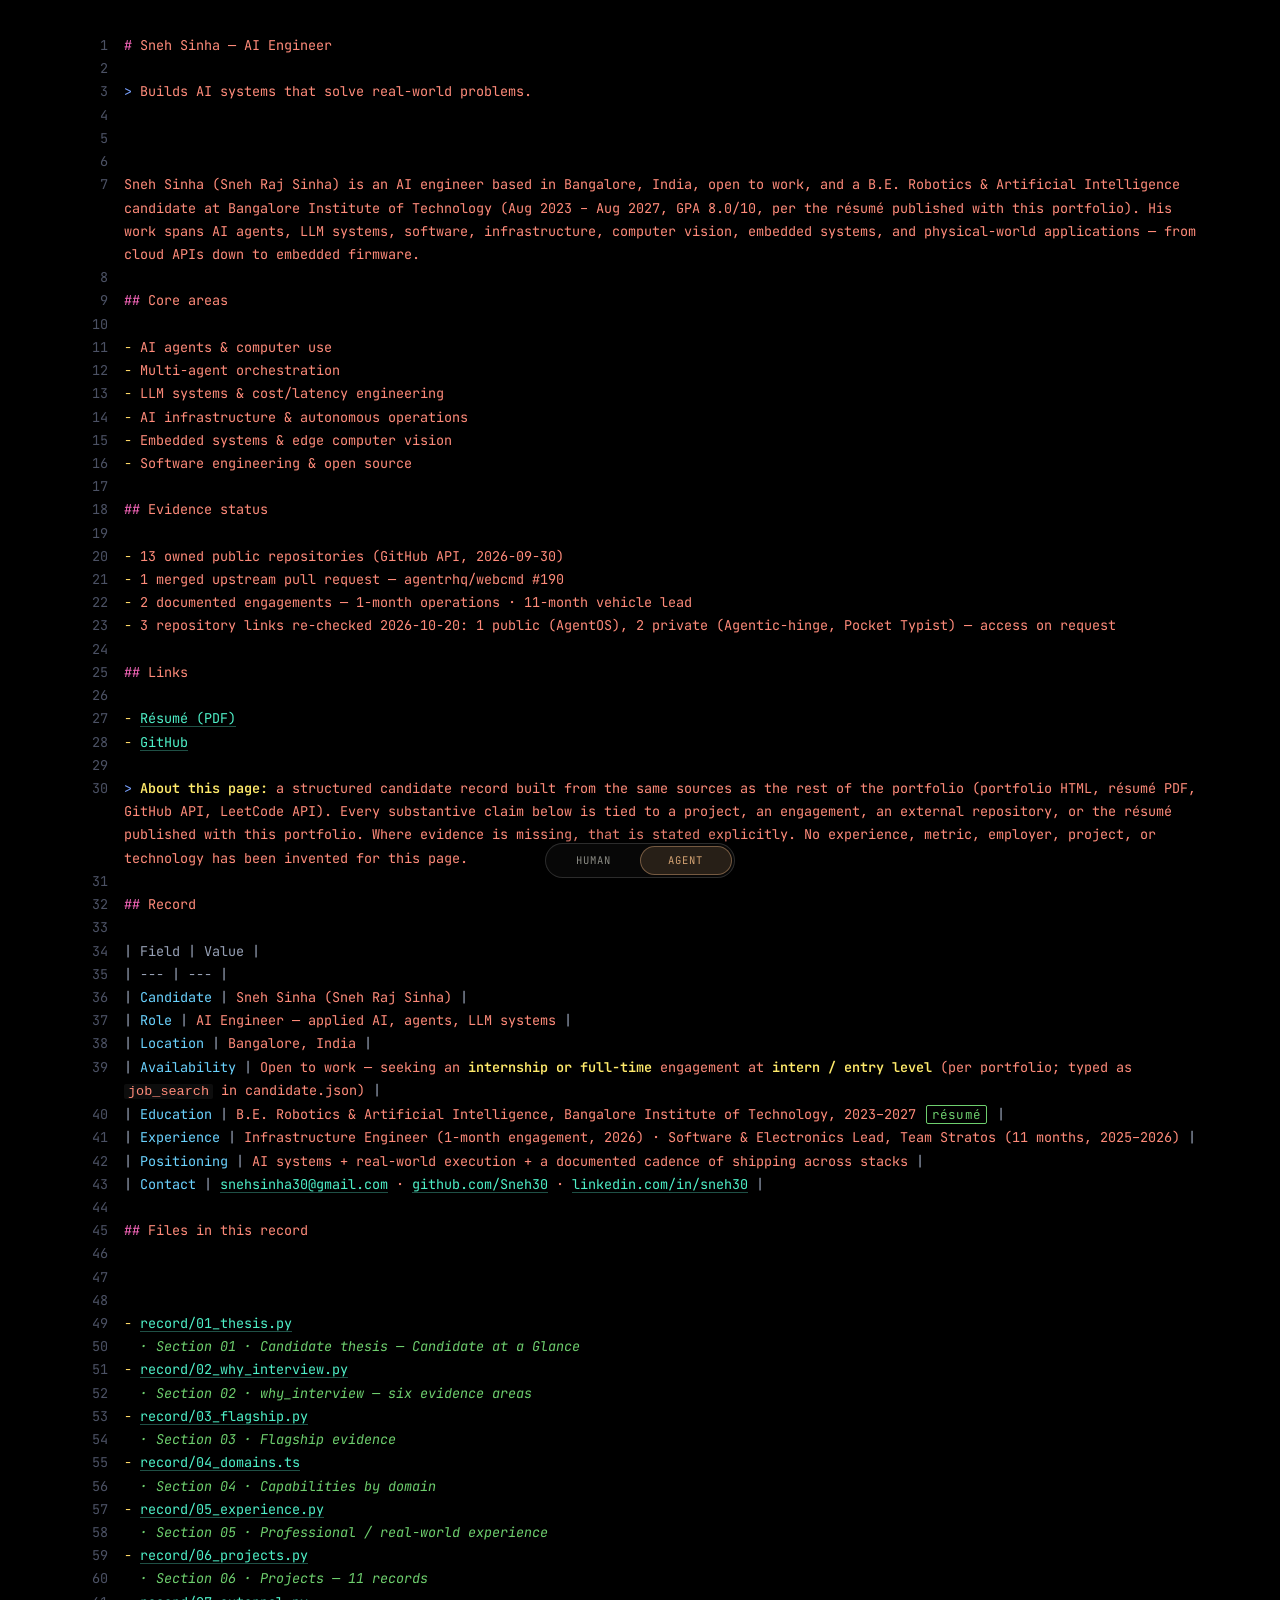
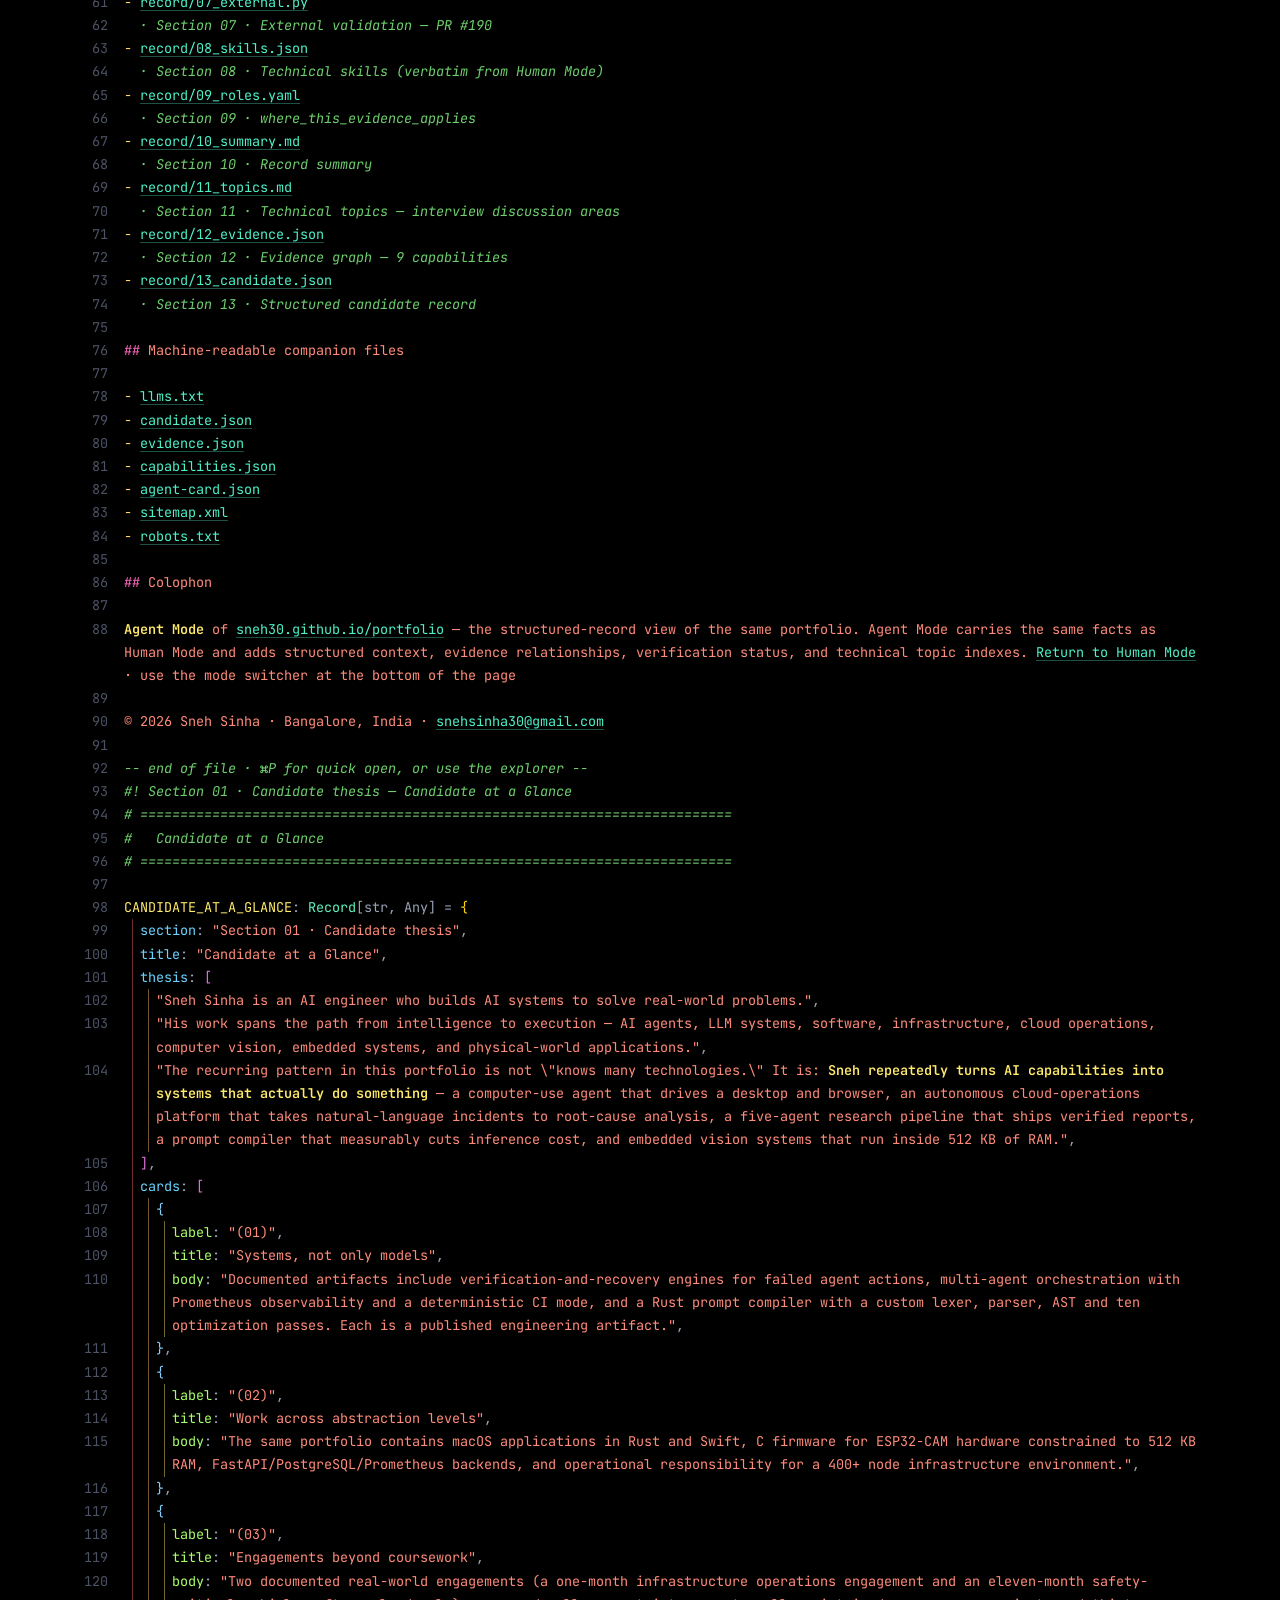
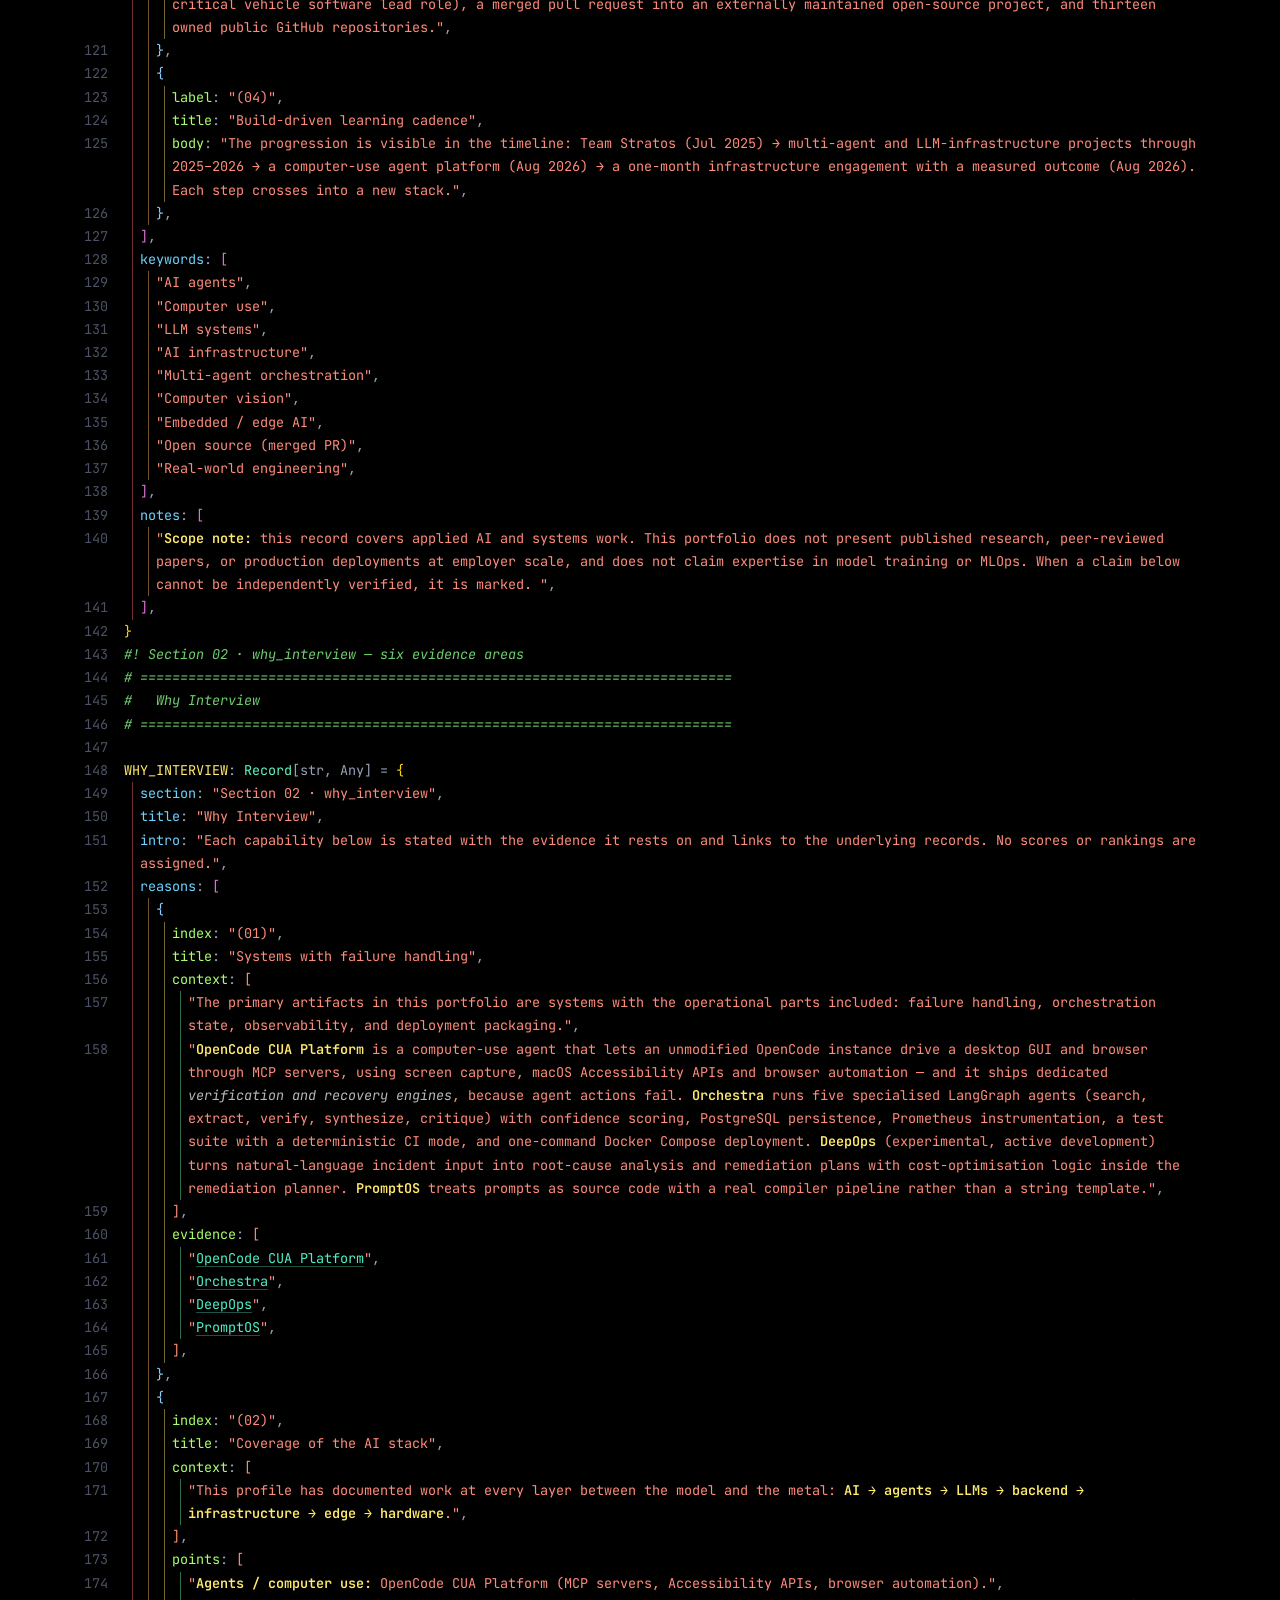
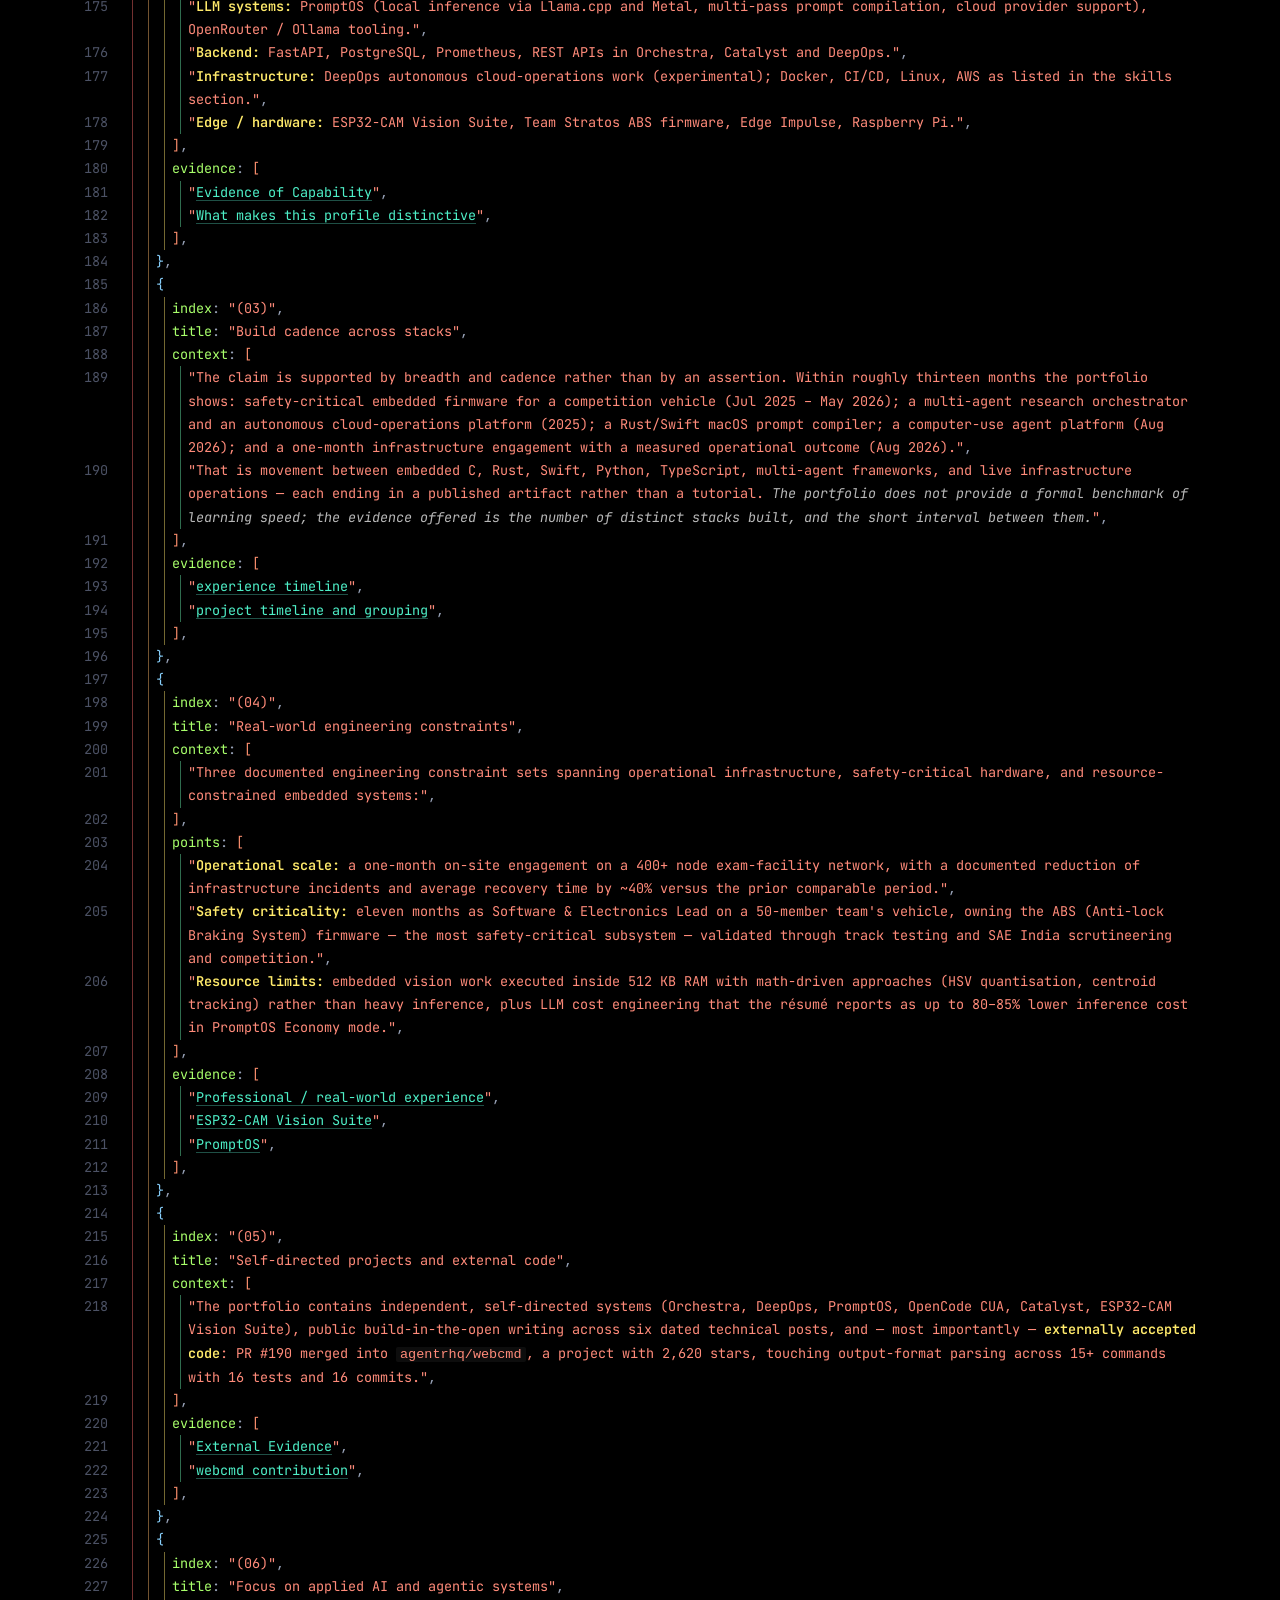
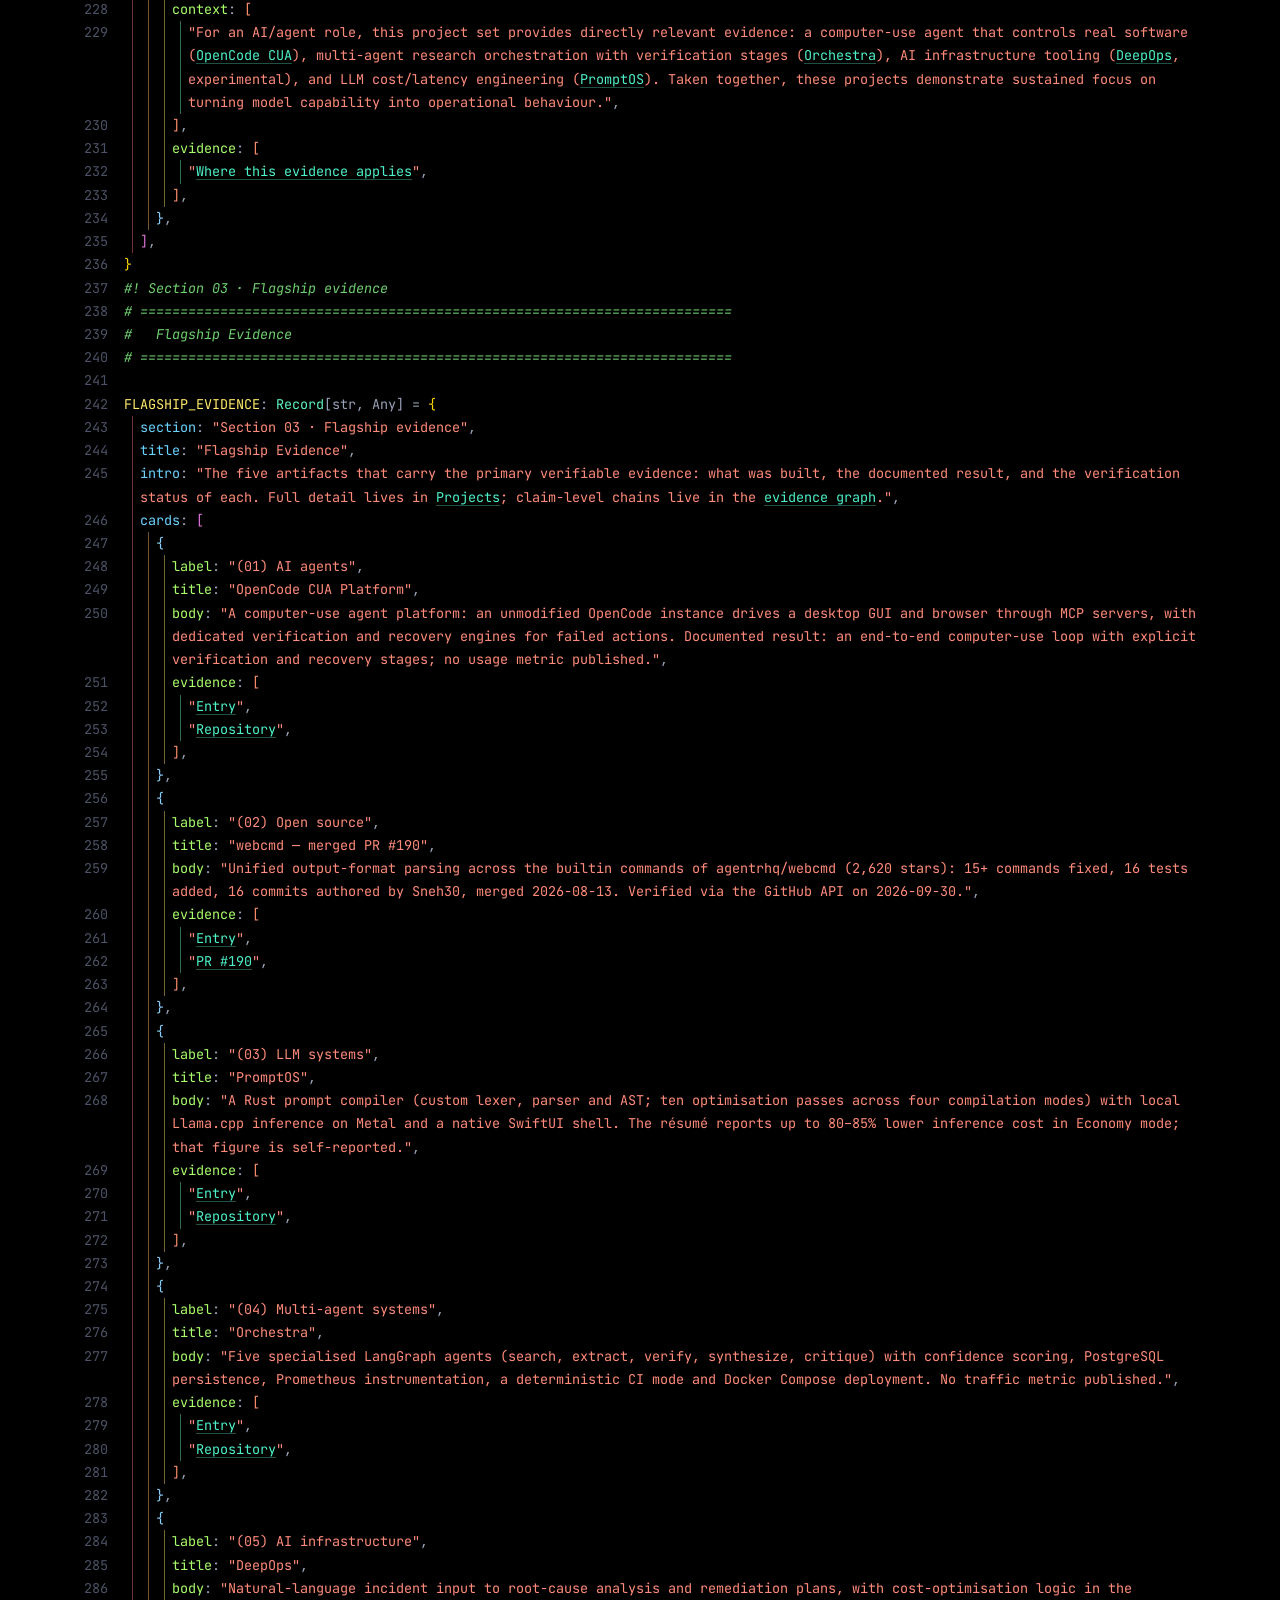
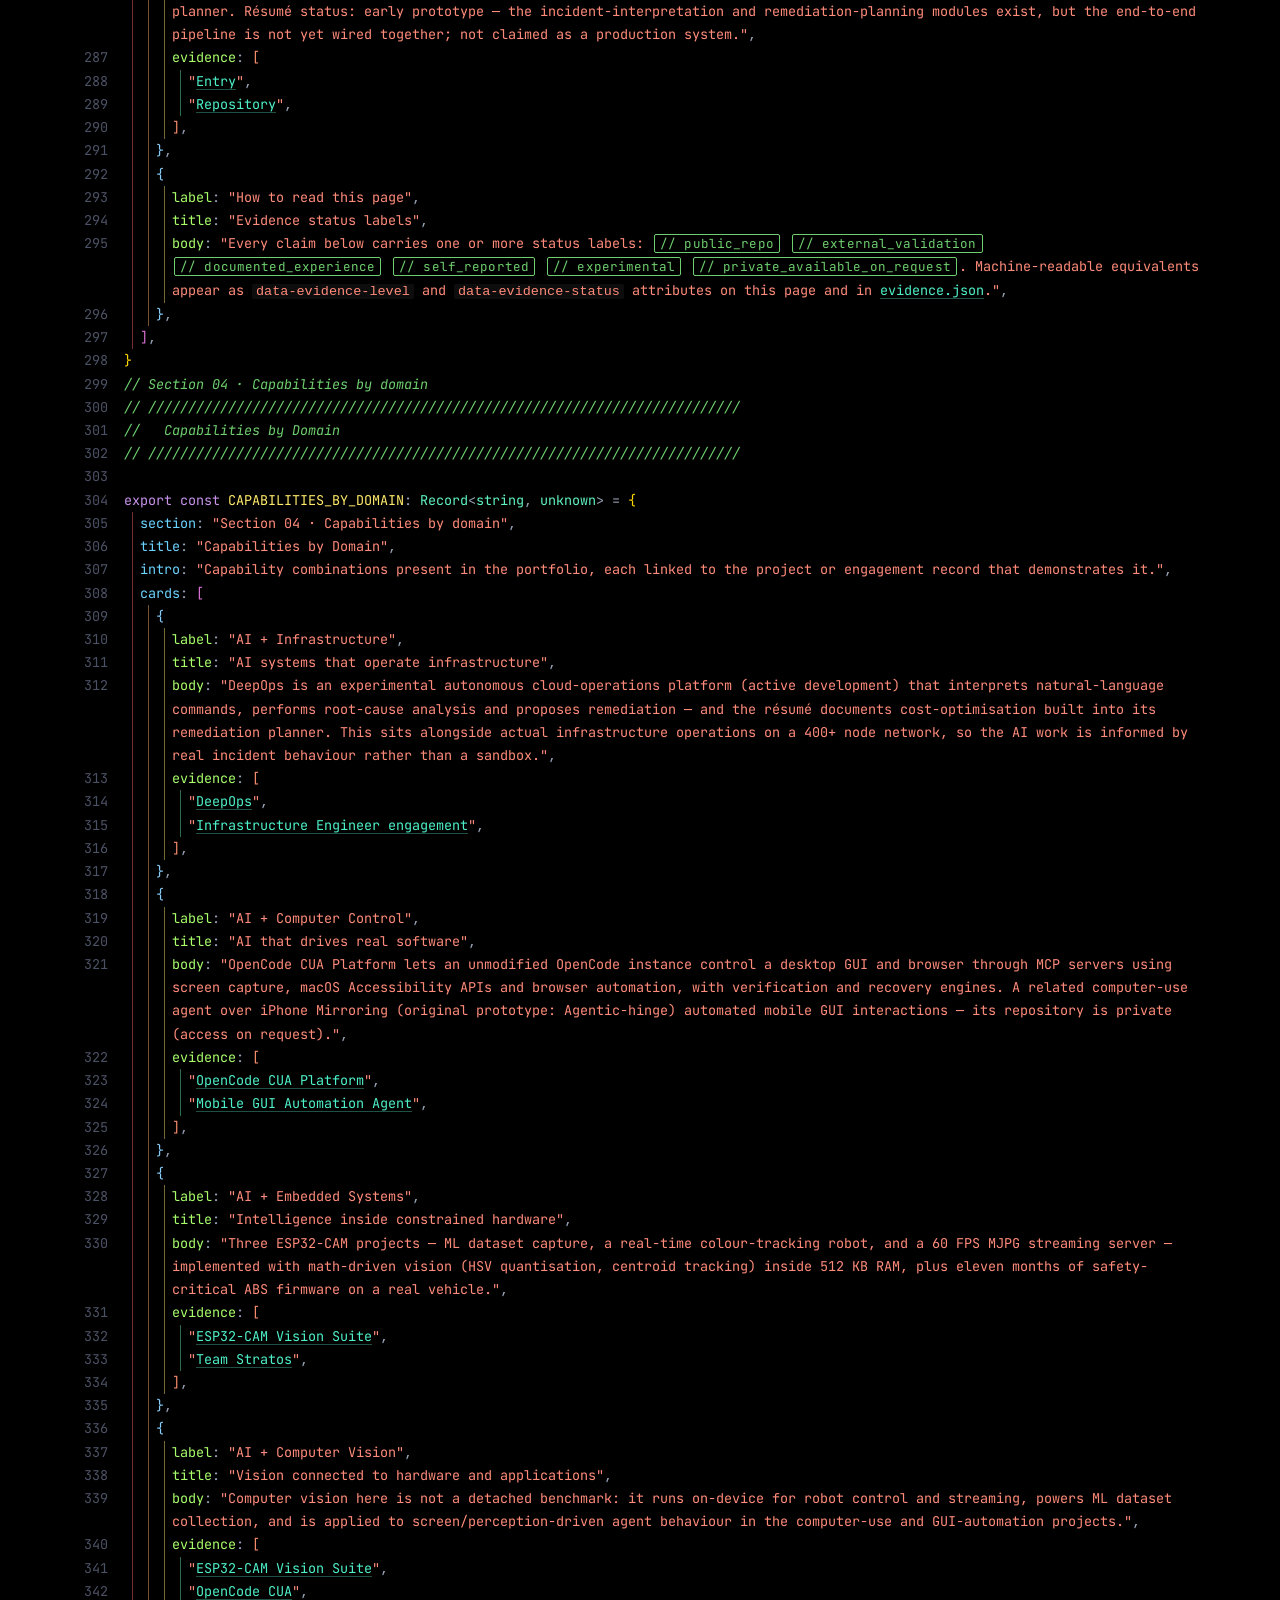
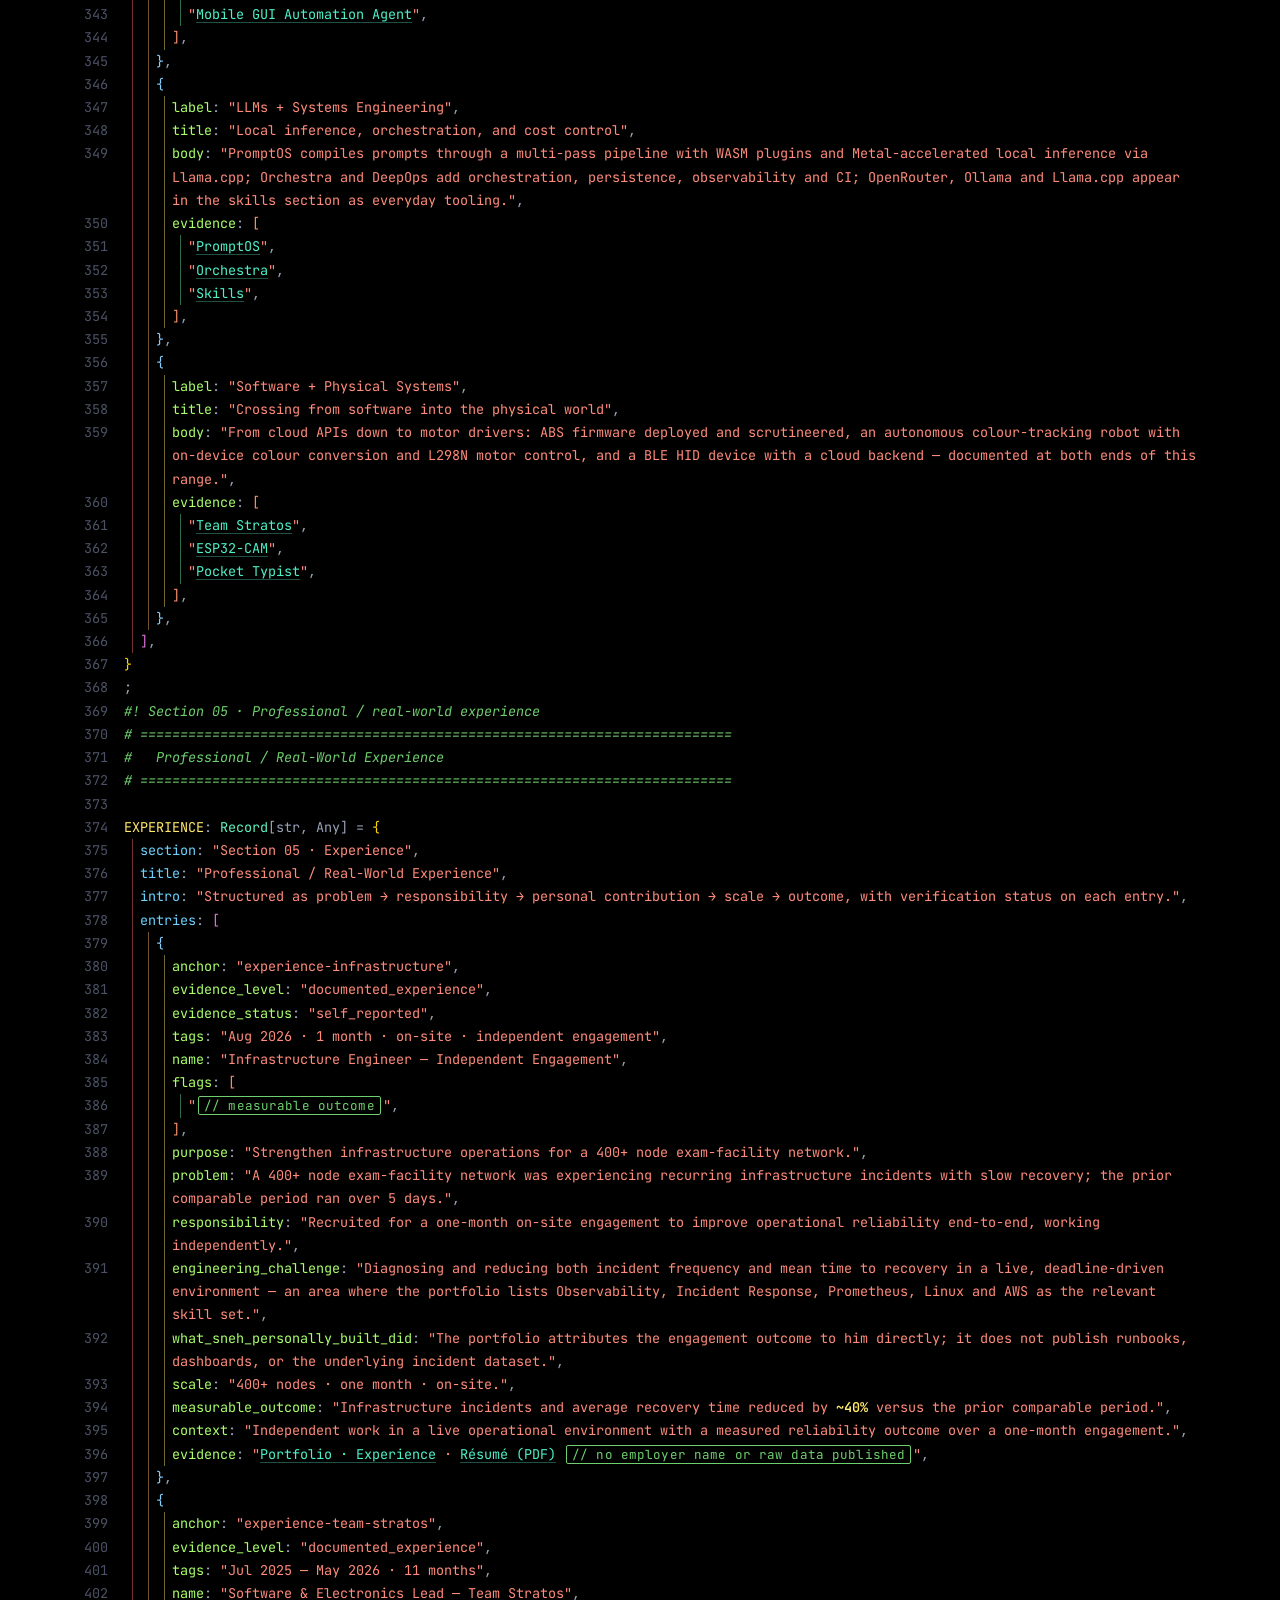
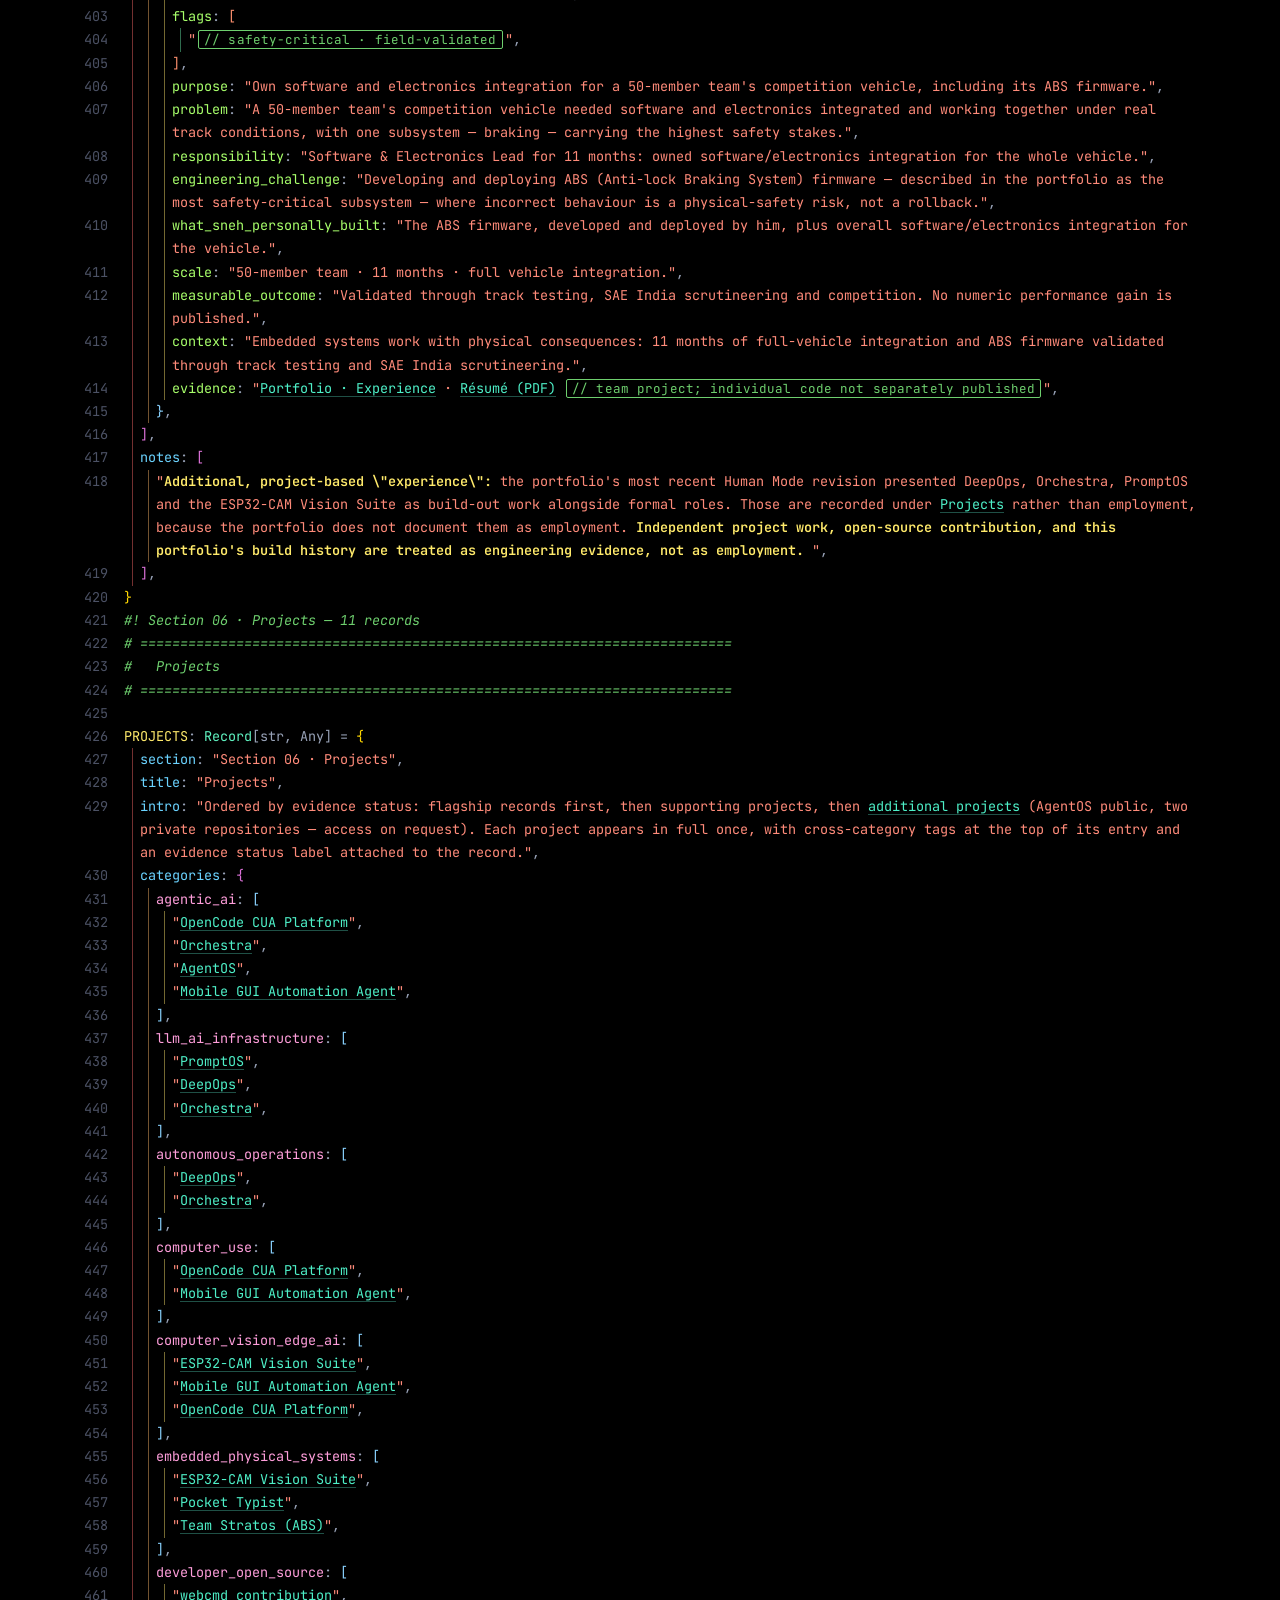
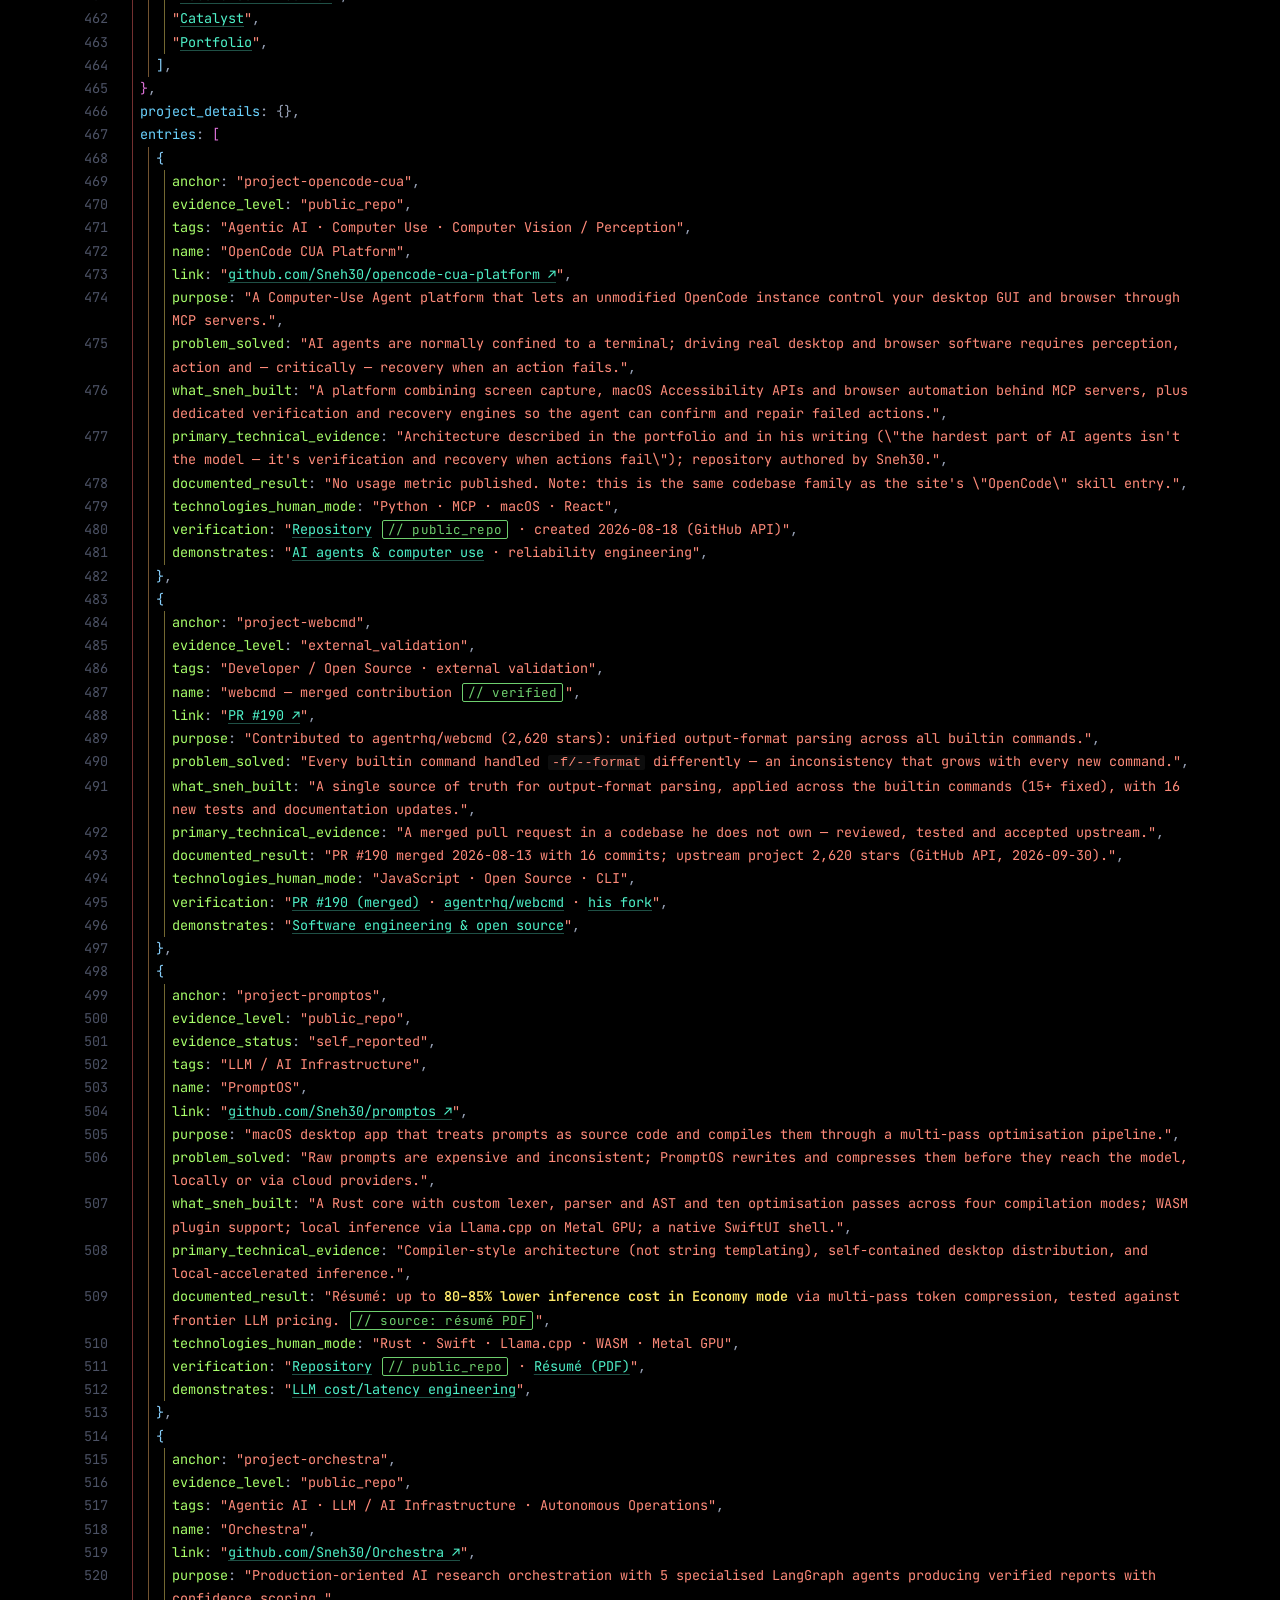
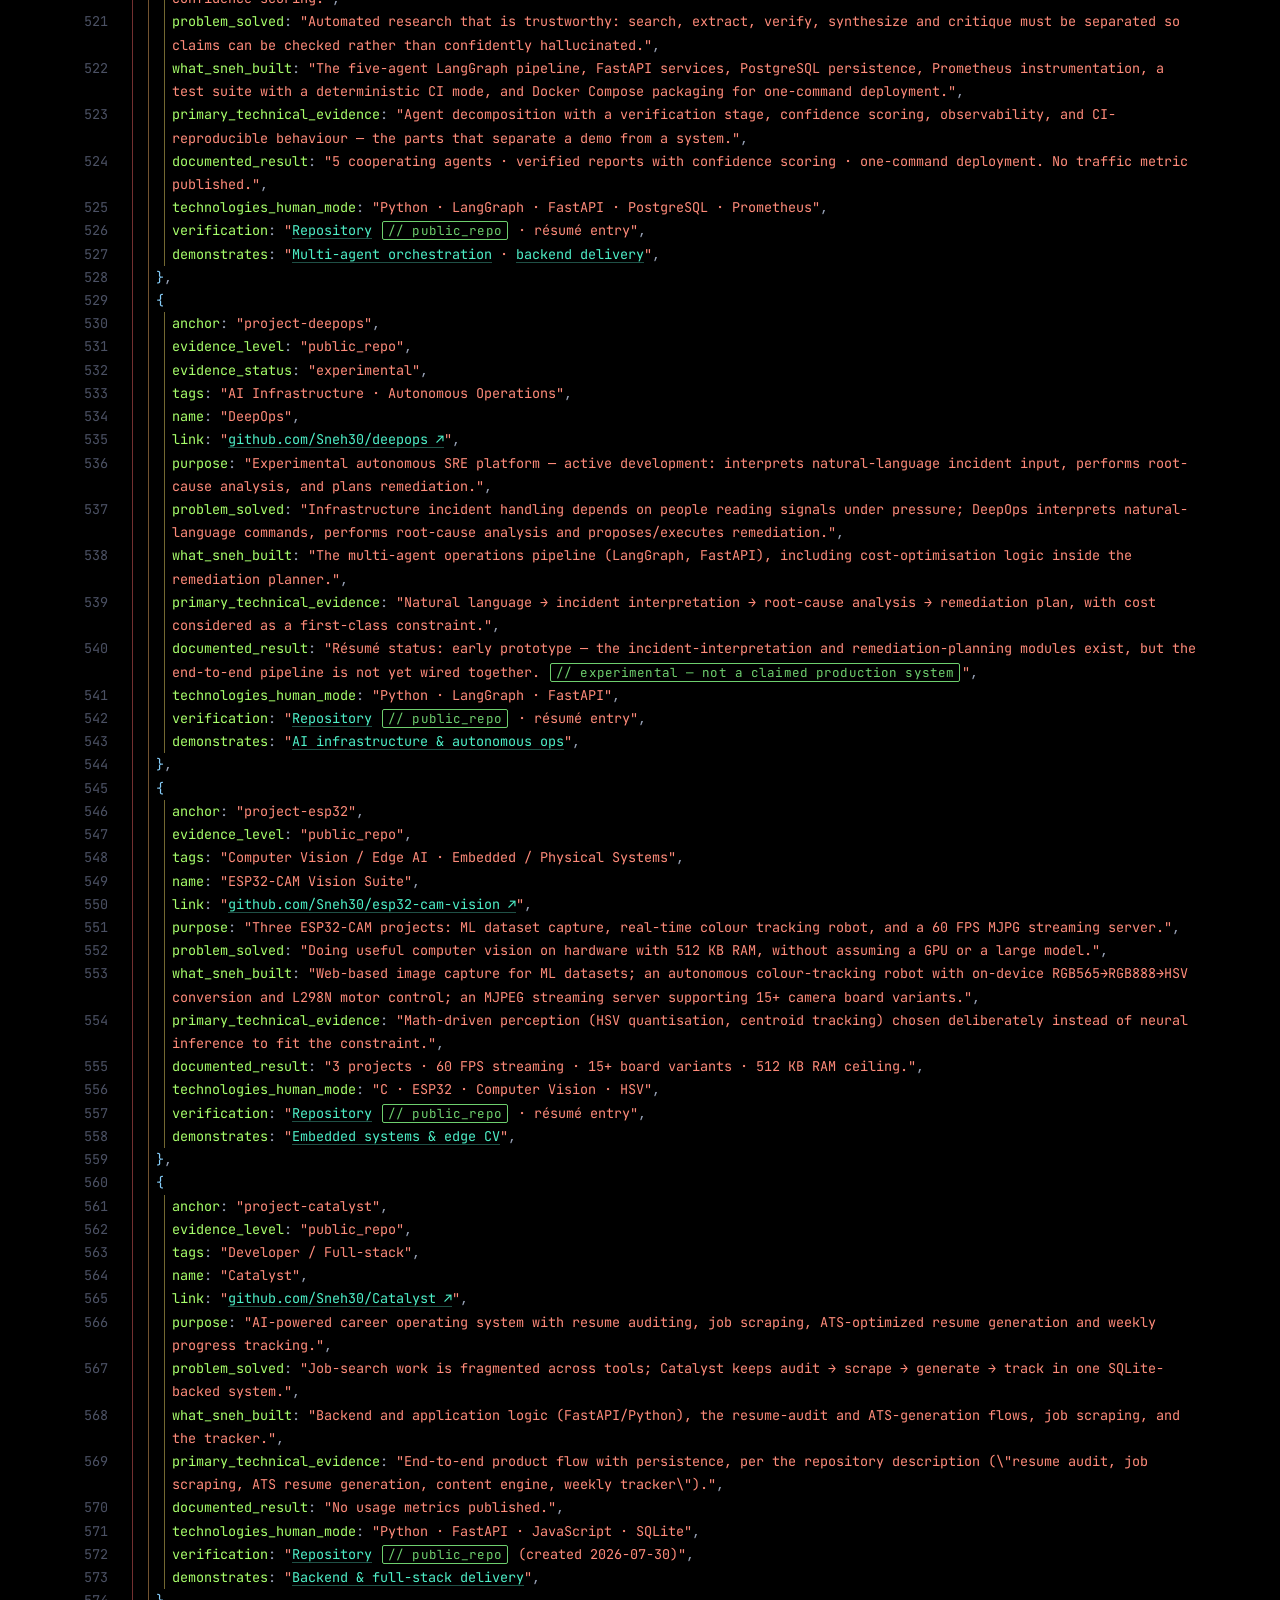
<file: agent/index.html>
<!DOCTYPE html>
<html lang="en">
<head>

  <meta charset="UTF-8" />
  <meta name="viewport" content="width=device-width, initial-scale=1.0" />
  <title>Sneh Sinha — Candidate Record · Agent Mode</title>
  <meta name="description" content="Structured candidate record for Sneh Sinha, AI engineer in Bangalore: identity, education, focus, capabilities, experience, projects, open-source verification, skills, evidence chains, and technical topics for applied AI, agentic, LLM, AI infrastructure, and embedded roles." />
  <link rel="canonical" href="https://sneh30.github.io/portfolio/agent/" />
  <meta name="robots" content="index, follow, max-snippet:-1, max-image-preview:large" />
  <meta property="og:type" content="profile" />
  <meta property="og:site_name" content="Sneh Sinha — Portfolio" />
  <meta property="og:title" content="Sneh Sinha — Candidate Record · Agent Mode" />
  <meta property="og:description" content="Structured, factual candidate record for automated parsing: identity, capabilities, experience, projects, evidence, verification, and links." />
  <meta property="og:url" content="https://sneh30.github.io/portfolio/agent/" />
  <meta name="twitter:card" content="summary" />
  <meta name="twitter:title" content="Sneh Sinha — Candidate Record · Agent Mode" />
  <meta name="twitter:description" content="Structured, factual candidate record for automated parsing." />
  <link rel="icon" type="image/svg+xml" href="data:image/svg+xml,%3Csvg xmlns='http://www.w3.org/2000/svg' viewBox='0 0 32 32'%3E%3Cdefs%3E%3ClinearGradient id='g' x1='0%25' y1='0%25' x2='100%25' y2='100%25'%3E%3Cstop offset='0%25' stop-color='%23d4a373'/%3E%3Cstop offset='100%25' stop-color='%237a9eb1'/%3E%3C/linearGradient%3E%3C/defs%3E%3Crect width='32' height='32' rx='8' fill='%230a0a0a'/%3E%3Ctext x='16' y='22.5' font-family='Inter,sans-serif' font-size='20' font-weight='800' fill='url(%23g)' text-anchor='middle'%3ES%3C/text%3E%3C/svg%3E" />
  <link rel="preconnect" href="https://fonts.googleapis.com" />
  <link rel="preconnect" href="https://fonts.gstatic.com" crossorigin />
  <link href="https://fonts.googleapis.com/css2?family=Inter:wght@300;400;500;600;700;800;900&family=JetBrains+Mono:wght@400;500;600&display=swap" rel="stylesheet" />
  <link rel="alternate" href="../llms.txt" type="text/plain" title="Machine-readable candidate summary (llms.txt)" />
  <style>

*, *::before, *::after { box-sizing: border-box; margin: 0; padding: 0; }

:root {
  --bg: #000000;
  --fg: #e2e6ee;
  --lnum: #4c5265;
  --lnum-hi: #9aa4bd;
  --pad: 74px;      /* gutter width, drives the indent guides too */

  /* vibrant syntax palette */
  --k:  #c792ea;    /* keyword          — purple   */
  --f:  #ffea6b;    /* function / const — yellow   */
  --t:  #5ff2c0;    /* type             — mint     */
  --pr: #6bd3ff;    /* property         — cyan     */
  --p:  #97a1b6;    /* punctuation      — grey     */
  --s:  #ff8b7a;    /* string           — coral    */
  --n:  #f7a35c;    /* number           — amber    */
  --c:  #6ecf6e;    /* comment          — green    */
  --mh: #ff6ac1;    /* md heading mark  — magenta  */
  --bl: #ffd866;    /* md bullet        — gold     */
  --qo: #7aa2ff;    /* md quote         — blue     */
  --lnk: #4ef0c8;   /* link             — aqua     */
  --mono: "JetBrains Mono", ui-monospace, SFMono-Regular, Menlo, Consolas,
          "Liberation Mono", monospace;
}

html { background: var(--bg); scroll-behavior: smooth; }
body {
  background: var(--bg); color: var(--fg);
  font-family: var(--mono); font-size: 13.5px; line-height: 1.72;
  font-variant-ligatures: none; -webkit-font-smoothing: antialiased;
  text-rendering: optimizeLegibility;
}
::selection { background: #264f78; color: #fff; }
:focus-visible { outline: 1px solid #6a6a6a; outline-offset: 2px; }

.vh { position: absolute; width: 1px; height: 1px; overflow: hidden;
      clip: rect(0 0 0 0); clip-path: inset(50%); white-space: nowrap; }
.skip { position: absolute; left: -9999px; top: 8px; z-index: 99;
        background: #111; color: #fff; border: 1px solid #444;
        padding: 8px 14px; font-size: 12px; }
.skip:focus { left: 8px; }

/* ── the code: one document, one continuous line counter ─────────── */
.code {
  max-width: 1180px; margin: 0 auto;
  padding: 34px 0 170px; counter-reset: ln;
}
.pane { display: block; }

.line {
  position: relative; display: block;
  white-space: pre-wrap; word-break: break-word;
  counter-increment: ln;
  padding: 0 28px 0 calc(74px + var(--ind, 0) * 2ch);
  min-height: 1.72em;
  scroll-margin-top: 24px;
}
.line::before {
  content: counter(ln);
  position: absolute; left: 0; top: 0; width: 58px;
  text-align: right; color: var(--lnum);
  user-select: none; -webkit-user-select: none;
  font-variant-numeric: tabular-nums;
}
.line:hover { background: rgba(255, 255, 255, .035); }
.line:hover::before { color: var(--lnum-hi); }
.line:target { background: rgba(38, 79, 120, .45); }
.line:target::before { color: #cfcfcf; }

/* syntax */
.line .kw { color: var(--k); } .line .k { color: var(--k); }
.line .f  { color: var(--f); } .line .t { color: var(--t); }
.line .pr { color: var(--pr); } .line .p { color: var(--p); }
.line .s  { color: var(--s); } .line .n { color: var(--n); }
.line .c  { color: var(--c); font-style: italic; }
.line .bo { color: var(--f); font-weight: 600; }
.line .it { color: #b8b8b8; font-style: italic; }
.line .cd { color: var(--s); background: rgba(255,255,255,.05);
            border-radius: 2px; padding: 0 4px; }
.line .mh, .line .mh .p { color: var(--mh); }  /* the mark nests a .p span */
.line .bl { color: var(--bl); }
.line .qo { color: var(--qo); }
.line .tagx { color: #8a8a8a; font-size: .94em; }

/* rainbow indent guides — one hue per nesting level (build emits .g > i) */
.line .g { position: absolute; inset: 0 auto 0 0; width: 100%; pointer-events: none; }
.line .g i { position: absolute; top: 0; bottom: 0; width: 1px; opacity: .45; }
.line:hover .g i { opacity: .85; }
.line .g i:nth-child(1) { left: calc(var(--pad) + .5 * 2ch);  background: #ff6b6b; }
.line .g i:nth-child(2) { left: calc(var(--pad) + 1.5 * 2ch); background: #ffb86c; }
.line .g i:nth-child(3) { left: calc(var(--pad) + 2.5 * 2ch); background: #ffe66d; }
.line .g i:nth-child(4) { left: calc(var(--pad) + 3.5 * 2ch); background: #69f0ae; }
.line .g i:nth-child(5) { left: calc(var(--pad) + 4.5 * 2ch); background: #40c4ff; }
.line .g i:nth-child(6) { left: calc(var(--pad) + 5.5 * 2ch); background: #b388ff; }
.line .g i:nth-child(7) { left: calc(var(--pad) + 6.5 * 2ch); background: #ff80ab; }
.line .g i:nth-child(8) { left: calc(var(--pad) + 7.5 * 2ch); background: #64ffda; }

.line .lnk {
  color: var(--lnk); text-decoration: underline;
  text-underline-offset: 3px;
  text-decoration-color: rgba(78, 201, 176, .4);
  cursor: pointer;
}
.line .lnk:hover {
  color: #8bf0d8; text-decoration-color: #8bf0d8;
  background: rgba(78, 201, 176, .08);
}

.chip {
  font-style: normal; font-size: .93em; letter-spacing: .01em;
  border: 1px solid currentColor; border-radius: 2px;
  padding: 0 5px; margin: 0 2px; white-space: nowrap;
}
.chip-ok { color: #5ff2c0; }
.chip-warn { color: #ffd866; }
.chip-info { color: #6bd3ff; }
.chip { color: #6ecf6e; }
[data-lang="py"] .chip::before,
[data-lang="yaml"] .chip::before { content: "// "; }
[data-lang="ts"] .chip::before,
[data-lang="json"] .chip::before { content: "/* "; }
[data-lang="ts"] .chip::after,
[data-lang="json"] .chip::after { content: " */"; }

/* ── mode dock (only piece of navigation chrome) ─────────────────── */
.mode-dock {
  position: fixed; left: 50%; bottom: 22px; transform: translateX(-50%);
  z-index: 10000; display: inline-flex; padding: 2px; border-radius: 999px;
  border: 1px solid rgba(255, 255, 255, .15);
  background: rgba(8, 8, 8, .92);
  backdrop-filter: blur(12px);
  box-shadow: 0 8px 30px rgba(0, 0, 0, .6);
}
.mode-dock .dock-thumb {
  position: absolute; top: 2px; left: 2px; height: calc(100% - 4px);
  width: calc(50% - 2px); border-radius: 999px;
  background: rgba(212, 163, 115, .16);
  border: 1px solid rgba(212, 163, 115, .45);
  transition: transform .35s cubic-bezier(.4, 0, .2, 1);
}
.mode-dock.is-agent .dock-thumb { transform: translateX(100%); }
.mode-dock .dock-opt {
  position: relative; z-index: 1;
  display: inline-flex; align-items: center; justify-content: center;
  min-width: 92px; padding: 7px 18px; border-radius: 999px;
  font-family: var(--mono); font-size: .66rem; letter-spacing: .08em;
  line-height: 1.4; text-transform: uppercase;
  color: #8b8b84; text-decoration: none; border: 0; background: none;
  cursor: pointer;
}
.mode-dock .dock-opt:hover { color: #fff; }
.mode-dock .dock-opt.is-on { color: #d4a373; cursor: default; }

@media (max-width: 720px) {
  body { font-size: 12.5px; }
  .line { padding-left: calc(50px + var(--ind, 0) * 2ch);
          padding-right: 14px; }
  .line::before { width: 36px; font-size: 11.5px; }
  .code { padding-top: 22px; }
}
@media (prefers-reduced-motion: reduce) {
  html { scroll-behavior: auto; }
  * { transition: none !important; animation: none !important; }
}

</style>
  <script type="application/ld+json">{
  "@context": "https://schema.org",
  "@type": "Person",
  "name": "Sneh Sinha",
  "alternateName": "Sneh Raj Sinha",
  "jobTitle": "AI Engineer",
  "email": "mailto:snehsinha30@gmail.com",
  "url": "https://sneh30.github.io/portfolio/",
  "address": {
    "@type": "PostalAddress",
    "addressLocality": "Bangalore",
    "addressRegion": "Karnataka",
    "addressCountry": "IN"
  },
  "sameAs": [
    "https://github.com/Sneh30",
    "https://www.linkedin.com/in/sneh30",
    "https://x.com/sneh_sinha3",
    "https://leetcode.com/u/sneh_sinha3/"
  ],
  "knowsAbout": [
    "AI agents",
    "computer-use agents",
    "multi-agent systems",
    "LLM inference and prompt optimization",
    "AI infrastructure and autonomous cloud operations",
    "observability and incident response",
    "computer vision",
    "embedded systems",
    "robotics"
  ],
  "mainEntityOfPage": "https://sneh30.github.io/portfolio/agent/",
  "telephone": "+91 7903907151",
  "affiliation": {
    "@type": "CollegeOrUniversity",
    "name": "Bangalore Institute of Technology"
  },
  "hasOccupation": {
    "@type": "Occupation",
    "name": "AI Engineer",
    "skills": [
      "Python",
      "Java",
      "SQL",
      "LangGraph",
      "OpenAI Codex",
      "Claude Code",
      "OpenCode",
      "OpenRouter",
      "Ollama",
      "Llama.cpp",
      "Hugging Face Transformers",
      "LLM Inference",
      "Multi-Agent Systems",
      "Prompt Engineering",
      "Edge AI",
      "FastAPI",
      "PostgreSQL",
      "Prometheus",
      "REST APIs",
      "AWS",
      "Observability",
      "Incident Response",
      "Docker",
      "Docker Compose",
      "Git",
      "GitHub Actions",
      "CI/CD",
      "Linux",
      "WASM",
      "Metal (GPU)",
      "ESP32",
      "Raspberry Pi",
      "Edge Impulse"
    ]
  },
  "seeks": {
    "@type": "Demand",
    "description": "Open to work: internship or full-time engagement at intern / entry level (B.E. 2023-2027; job_search in candidate.json).",
    "itemOffered": {
      "@type": "Service",
      "serviceType": [
        "Internship",
        "Full-time"
      ]
    }
  }
}</script>

<noscript><style>.line::before{content:""}</style></noscript>
</head>
<body data-mode="agent">
<a class="skip" href="#pane-f00">Skip to record</a>

<main id="main" class="code">
<article class="record" itemscope itemtype="https://schema.org/ProfilePage">
<section class="pane" id="pane-f00" data-file="f00" data-lang="md" aria-label="README.md" tabindex="-1">
<h1 class="vh" id="readme">Sneh Sinha — AI Engineer</h1>
<div class="line" style="--ind:0" data-sym="Sneh Sinha — AI Engineer"><span class="mh"><span class="p">#</span></span> <span class="s"><span class="s">Sneh Sinha — AI Engineer</span></span></div>
<div class="line" style="--ind:0"></div>
<div class="line" style="--ind:0"><span class="qo">> </span><span class="s">Builds AI systems that solve real-world problems.</span></div>
<div class="line" style="--ind:0"></div>
<div class="line" style="--ind:0"><span class="c"><!-- structured candidate record · agent mode --></span></div>
<div class="line" style="--ind:0"></div>
<div class="line" style="--ind:0"><span class="s">Sneh Sinha (Sneh Raj Sinha) is an AI engineer based in Bangalore, India, open to work, and a B.E. Robotics &amp; Artificial Intelligence candidate at Bangalore Institute of Technology (Aug 2023 – Aug 2027, GPA 8.0/10, per the résumé published with this portfolio). His work spans AI agents, LLM systems, software, infrastructure, computer vision, embedded systems, and physical-world applications — from cloud APIs down to embedded firmware.</span></div>
<div class="line" style="--ind:0"></div>
<div class="line" style="--ind:0" data-sym="Core areas"><span class="mh"><span class="p">##</span></span> <span class="s">Core areas</span></div>
<div class="line" style="--ind:0"></div>
<div class="line" style="--ind:0"><span class="bl">- </span><span class="s">AI agents &amp; computer use</span></div>
<div class="line" style="--ind:0"><span class="bl">- </span><span class="s">Multi-agent orchestration</span></div>
<div class="line" style="--ind:0"><span class="bl">- </span><span class="s">LLM systems &amp; cost/latency engineering</span></div>
<div class="line" style="--ind:0"><span class="bl">- </span><span class="s">AI infrastructure &amp; autonomous operations</span></div>
<div class="line" style="--ind:0"><span class="bl">- </span><span class="s">Embedded systems &amp; edge computer vision</span></div>
<div class="line" style="--ind:0"><span class="bl">- </span><span class="s">Software engineering &amp; open source</span></div>
<div class="line" style="--ind:0"></div>
<div class="line" style="--ind:0" data-sym="Evidence status"><span class="mh"><span class="p">##</span></span> <span class="s">Evidence status</span></div>
<div class="line" style="--ind:0"></div>
<div class="line" style="--ind:0"><span class="bl">- </span><span class="s">13 owned public repositories (GitHub API, 2026-09-30)</span></div>
<div class="line" style="--ind:0"><span class="bl">- </span><span class="s">1 merged upstream pull request — agentrhq/webcmd #190</span></div>
<div class="line" style="--ind:0"><span class="bl">- </span><span class="s">2 documented engagements — 1-month operations · 11-month vehicle lead</span></div>
<div class="line" style="--ind:0"><span class="bl">- </span><span class="s">3 repository links re-checked 2026-10-20: 1 public (AgentOS), 2 private (Agentic-hinge, Pocket Typist) — access on request</span></div>
<div class="line" style="--ind:0"></div>
<div class="line" style="--ind:0" data-sym="Links"><span class="mh"><span class="p">##</span></span> <span class="s">Links</span></div>
<div class="line" style="--ind:0"></div>
<div class="line" style="--ind:0"><span class="bl">- </span><span class="s"><a class="lnk" href="../assets/Sneh_Raj_Sinha_Resume.pdf"><a class="lnk" href="../assets/Sneh_Raj_Sinha_Resume.pdf">Résumé (PDF)</a></a></span></div>
<div class="line" style="--ind:0"><span class="bl">- </span><span class="s"><a class="lnk" href="https://github.com/Sneh30" target="_blank" rel="noopener"><a class="lnk" href="https://github.com/Sneh30" target="_blank" rel="noopener">GitHub</a></a></span></div>
<div class="line" style="--ind:0"></div>
<div class="line" style="--ind:0"><span class="qo">> </span><span class="s"><b class="bo">About this page:</b> a structured candidate record built from the same sources as the rest of the portfolio (portfolio HTML, résumé PDF, GitHub API, LeetCode API). Every substantive claim below is tied to a project, an engagement, an external repository, or the résumé published with this portfolio. Where evidence is missing, that is stated explicitly. No experience, metric, employer, project, or technology has been invented for this page.</span></div>
<div class="line" style="--ind:0"></div>
<div class="line" style="--ind:0" data-sym="Record"><span class="mh"><span class="p">##</span></span> <span class="s">Record</span></div>
<div class="line" style="--ind:0"></div>
<div class="line" style="--ind:0"><span class="p">|</span><span class="p"> Field </span><span class="p">|</span><span class="p"> Value </span><span class="p">|</span></div>
<div class="line" style="--ind:0"><span class="p">|</span><span class="p"> --- </span><span class="p">|</span><span class="p"> --- </span><span class="p">|</span></div>
<div class="line" style="--ind:0"><span class="p">|</span><span class="p"> </span><span class="pr">Candidate</span><span class="p"> </span><span class="p">|</span><span class="p"> </span><span class="s">Sneh Sinha (Sneh Raj Sinha)</span><span class="p"> </span><span class="p">|</span></div>
<div class="line" style="--ind:0"><span class="p">|</span><span class="p"> </span><span class="pr">Role</span><span class="p"> </span><span class="p">|</span><span class="p"> </span><span class="s">AI Engineer — applied AI, agents, LLM systems</span><span class="p"> </span><span class="p">|</span></div>
<div class="line" style="--ind:0"><span class="p">|</span><span class="p"> </span><span class="pr">Location</span><span class="p"> </span><span class="p">|</span><span class="p"> </span><span class="s">Bangalore, India</span><span class="p"> </span><span class="p">|</span></div>
<div class="line" style="--ind:0"><span class="p">|</span><span class="p"> </span><span class="pr">Availability</span><span class="p"> </span><span class="p">|</span><span class="p"> </span><span class="s">Open to work — seeking an <b class="bo">internship or full-time</b> engagement at <b class="bo">intern / entry level</b> (per portfolio; typed as <code class="cd">job_search</code> in candidate.json)</span><span class="p"> </span><span class="p">|</span></div>
<div class="line" style="--ind:0"><span class="p">|</span><span class="p"> </span><span class="pr">Education</span><span class="p"> </span><span class="p">|</span><span class="p"> </span><span class="s">B.E. Robotics &amp; Artificial Intelligence, Bangalore Institute of Technology, 2023–2027 <span class="chip chip-info">résumé</span></span><span class="p"> </span><span class="p">|</span></div>
<div class="line" style="--ind:0"><span class="p">|</span><span class="p"> </span><span class="pr">Experience</span><span class="p"> </span><span class="p">|</span><span class="p"> </span><span class="s">Infrastructure Engineer (1-month engagement, 2026) · Software &amp; Electronics Lead, Team Stratos (11 months, 2025–2026)</span><span class="p"> </span><span class="p">|</span></div>
<div class="line" style="--ind:0"><span class="p">|</span><span class="p"> </span><span class="pr">Positioning</span><span class="p"> </span><span class="p">|</span><span class="p"> </span><span class="s">AI systems + real-world execution + a documented cadence of shipping across stacks</span><span class="p"> </span><span class="p">|</span></div>
<div class="line" style="--ind:0"><span class="p">|</span><span class="p"> </span><span class="pr">Contact</span><span class="p"> </span><span class="p">|</span><span class="p"> </span><span class="s"><a class="lnk" href="mailto:snehsinha30@gmail.com">snehsinha30@gmail.com</a> · <a class="lnk" href="https://github.com/Sneh30" target="_blank" rel="noopener">github.com/Sneh30</a> · <a class="lnk" href="https://www.linkedin.com/in/sneh30" target="_blank" rel="noopener">linkedin.com/in/sneh30</a></span><span class="p"> </span><span class="p">|</span></div>
<div class="line" style="--ind:0"></div>
<div class="line" style="--ind:0" data-sym="Files in this record"><span class="mh"><span class="p">##</span></span> <span class="s">Files in this record</span></div>
<div class="line" style="--ind:0"></div>
<div class="line" style="--ind:0"><span class="c"><!-- click a file in the explorer to open it in the editor --></span></div>
<div class="line" style="--ind:0"></div>
<div class="line" style="--ind:0"><span class="bl">- </span><span class="s"><a class="lnk" href="#glance" data-goto="f01">record/01_thesis.py</a></span></div>
<div class="line" style="--ind:0"><span class="p">  </span><span class="c">· Section 01 · Candidate thesis — Candidate at a Glance</span></div>
<div class="line" style="--ind:0"><span class="bl">- </span><span class="s"><a class="lnk" href="#capabilities" data-goto="f02">record/02_why_interview.py</a></span></div>
<div class="line" style="--ind:0"><span class="p">  </span><span class="c">· Section 02 · why_interview — six evidence areas</span></div>
<div class="line" style="--ind:0"><span class="bl">- </span><span class="s"><a class="lnk" href="#flagship" data-goto="f03">record/03_flagship.py</a></span></div>
<div class="line" style="--ind:0"><span class="p">  </span><span class="c">· Section 03 · Flagship evidence</span></div>
<div class="line" style="--ind:0"><span class="bl">- </span><span class="s"><a class="lnk" href="#differentiators" data-goto="f04">record/04_domains.ts</a></span></div>
<div class="line" style="--ind:0"><span class="p">  </span><span class="c">· Section 04 · Capabilities by domain</span></div>
<div class="line" style="--ind:0"><span class="bl">- </span><span class="s"><a class="lnk" href="#experience" data-goto="f05">record/05_experience.py</a></span></div>
<div class="line" style="--ind:0"><span class="p">  </span><span class="c">· Section 05 · Professional / real-world experience</span></div>
<div class="line" style="--ind:0"><span class="bl">- </span><span class="s"><a class="lnk" href="#projects" data-goto="f06">record/06_projects.py</a></span></div>
<div class="line" style="--ind:0"><span class="p">  </span><span class="c">· Section 06 · Projects — 11 records</span></div>
<div class="line" style="--ind:0"><span class="bl">- </span><span class="s"><a class="lnk" href="#open-source" data-goto="f07">record/07_external.py</a></span></div>
<div class="line" style="--ind:0"><span class="p">  </span><span class="c">· Section 07 · External validation — PR #190</span></div>
<div class="line" style="--ind:0"><span class="bl">- </span><span class="s"><a class="lnk" href="#skills" data-goto="f08">record/08_skills.json</a></span></div>
<div class="line" style="--ind:0"><span class="p">  </span><span class="c">· Section 08 · Technical skills (verbatim from Human Mode)</span></div>
<div class="line" style="--ind:0"><span class="bl">- </span><span class="s"><a class="lnk" href="#roles" data-goto="f09">record/09_roles.yaml</a></span></div>
<div class="line" style="--ind:0"><span class="p">  </span><span class="c">· Section 09 · where_this_evidence_applies</span></div>
<div class="line" style="--ind:0"><span class="bl">- </span><span class="s"><a class="lnk" href="#summary" data-goto="f10">record/10_summary.md</a></span></div>
<div class="line" style="--ind:0"><span class="p">  </span><span class="c">· Section 10 · Record summary</span></div>
<div class="line" style="--ind:0"><span class="bl">- </span><span class="s"><a class="lnk" href="#topics" data-goto="f11">record/11_topics.md</a></span></div>
<div class="line" style="--ind:0"><span class="p">  </span><span class="c">· Section 11 · Technical topics — interview discussion areas</span></div>
<div class="line" style="--ind:0"><span class="bl">- </span><span class="s"><a class="lnk" href="#evidence" data-goto="f12">record/12_evidence.json</a></span></div>
<div class="line" style="--ind:0"><span class="p">  </span><span class="c">· Section 12 · Evidence graph — 9 capabilities</span></div>
<div class="line" style="--ind:0"><span class="bl">- </span><span class="s"><a class="lnk" href="#candidate" data-goto="f13">record/13_candidate.json</a></span></div>
<div class="line" style="--ind:0"><span class="p">  </span><span class="c">· Section 13 · Structured candidate record</span></div>
<div class="line" style="--ind:0"></div>
<div class="line" style="--ind:0" data-sym="Machine-readable companion files"><span class="mh"><span class="p">##</span></span> <span class="s">Machine-readable companion files</span></div>
<div class="line" style="--ind:0"></div>
<div class="line" style="--ind:0"><span class="bl">- </span><span class="s"><a class="lnk" href="../llms.txt" target="_blank" rel="noopener">llms.txt</a></span></div>
<div class="line" style="--ind:0"><span class="bl">- </span><span class="s"><a class="lnk" href="../candidate.json" target="_blank" rel="noopener">candidate.json</a></span></div>
<div class="line" style="--ind:0"><span class="bl">- </span><span class="s"><a class="lnk" href="../evidence.json" target="_blank" rel="noopener">evidence.json</a></span></div>
<div class="line" style="--ind:0"><span class="bl">- </span><span class="s"><a class="lnk" href="../capabilities.json" target="_blank" rel="noopener">capabilities.json</a></span></div>
<div class="line" style="--ind:0"><span class="bl">- </span><span class="s"><a class="lnk" href="../agent-card.json" target="_blank" rel="noopener">agent-card.json</a></span></div>
<div class="line" style="--ind:0"><span class="bl">- </span><span class="s"><a class="lnk" href="../sitemap.xml" target="_blank" rel="noopener">sitemap.xml</a></span></div>
<div class="line" style="--ind:0"><span class="bl">- </span><span class="s"><a class="lnk" href="../robots.txt" target="_blank" rel="noopener">robots.txt</a></span></div>
<div class="line" style="--ind:0"></div>
<div class="line" style="--ind:0" data-sym="Colophon"><span class="mh"><span class="p">##</span></span> <span class="s">Colophon</span></div>
<div class="line" style="--ind:0"></div>
<div class="line" style="--ind:0"><span class="s"><b class="bo">Agent Mode</b> of <a class="lnk" href="https://sneh30.github.io/portfolio/" target="_blank" rel="noopener">sneh30.github.io/portfolio</a> — the structured-record view of the same portfolio. Agent Mode carries the same facts as Human Mode and adds structured context, evidence relationships, verification status, and technical topic indexes. <a class="lnk" href="../">Return to Human Mode</a> · use the mode switcher at the bottom of the page </span></div>
<div class="line" style="--ind:0"></div>
<div class="line" style="--ind:0"><span class="s">© 2026 Sneh Sinha · Bangalore, India · <a class="lnk" href="mailto:snehsinha30@gmail.com">snehsinha30@gmail.com</a></span></div>
<div class="line" style="--ind:0"></div>
<div class="line" style="--ind:0"><span class="c">-- end of file · &#8984;P for quick open, or use the explorer --</span></div>
</section>
<section class="pane" id="pane-f01" data-file="f01" data-lang="py" aria-label="01_thesis.py" tabindex="-1">
<h2 class="vh" id="glance">Candidate at a Glance</h2>
<span class="vh" id="glance-h"></span>
<div class="line" style="--ind:0"><span class="c">#! Section 01 · Candidate thesis — Candidate at a Glance</span></div>
<div class="line" style="--ind:0"><span class="c"># ==========================================================================</span></div>
<div class="line" style="--ind:0"><span class="c">#   Candidate at a Glance</span></div>
<div class="line" style="--ind:0"><span class="c"># ==========================================================================</span></div>
<div class="line" style="--ind:0"></div>
<div class="line" style="--ind:0" data-sym="CANDIDATE_AT_A_GLANCE"><span class="f">CANDIDATE_AT_A_GLANCE</span><span class="p">: </span><span class="t">Record</span><span class="p">[str, Any]</span><span class="p"> = </span><span class="p" style="color:#ffd700">{</span></div>
<div class="line" style="--ind:1"><span class="g"><i></i></span><span class="pr" style="color:#6bd3ff">section</span><span class="p">:</span><span class="p"> </span><span class="s">"Section 01 · Candidate thesis"</span><span class="p">,</span></div>
<div class="line" style="--ind:1"><span class="g"><i></i></span><span class="pr" style="color:#6bd3ff">title</span><span class="p">:</span><span class="p"> </span><span class="s">"Candidate at a Glance"</span><span class="p">,</span></div>
<div class="line" style="--ind:1"><span class="g"><i></i></span><span class="pr" style="color:#6bd3ff">thesis</span><span class="p">:</span><span class="p"> </span><span class="p" style="color:#da70d6">[</span></div>
<div class="line" style="--ind:2"><span class="g"><i></i><i></i></span><span class="s">"Sneh Sinha is an AI engineer who builds AI systems to solve real-world problems."</span><span class="p">,</span></div>
<div class="line" style="--ind:2"><span class="g"><i></i><i></i></span><span class="s">"His work spans the path from intelligence to execution — AI agents, LLM systems, software, infrastructure, cloud operations, computer vision, embedded systems, and physical-world applications."</span><span class="p">,</span></div>
<div class="line" style="--ind:2"><span class="g"><i></i><i></i></span><span class="s">"The recurring pattern in this portfolio is not \&quot;knows many technologies.\&quot; It is: <b class="bo">Sneh repeatedly turns AI capabilities into systems that actually do something</b> — a computer-use agent that drives a desktop and browser, an autonomous cloud-operations platform that takes natural-language incidents to root-cause analysis, a five-agent research pipeline that ships verified reports, a prompt compiler that measurably cuts inference cost, and embedded vision systems that run inside 512 KB of RAM."</span><span class="p">,</span></div>
<div class="line" style="--ind:1"><span class="g"><i></i></span><span class="p" style="color:#da70d6">]</span><span class="p">,</span></div>
<div class="line" style="--ind:1"><span class="g"><i></i></span><span class="pr" style="color:#6bd3ff">cards</span><span class="p">:</span><span class="p"> </span><span class="p" style="color:#da70d6">[</span></div>
<div class="line" style="--ind:2"><span class="g"><i></i><i></i></span><span class="p" style="color:#87cefa">{</span></div>
<div class="line" style="--ind:3"><span class="g"><i></i><i></i><i></i></span><span class="pr" style="color:#a8ff6b">label</span><span class="p">:</span><span class="p"> </span><span class="s">"(01)"</span><span class="p">,</span></div>
<div class="line" style="--ind:3"><span class="g"><i></i><i></i><i></i></span><span class="pr" style="color:#a8ff6b">title</span><span class="p">:</span><span class="p"> </span><span class="s">"Systems, not only models"</span><span class="p">,</span></div>
<div class="line" style="--ind:3"><span class="g"><i></i><i></i><i></i></span><span class="pr" style="color:#a8ff6b">body</span><span class="p">:</span><span class="p"> </span><span class="s">"Documented artifacts include verification-and-recovery engines for failed agent actions, multi-agent orchestration with Prometheus observability and a deterministic CI mode, and a Rust prompt compiler with a custom lexer, parser, AST and ten optimization passes. Each is a published engineering artifact."</span><span class="p">,</span></div>
<div class="line" style="--ind:2"><span class="g"><i></i><i></i></span><span class="p" style="color:#87cefa">}</span><span class="p">,</span></div>
<div class="line" style="--ind:2"><span class="g"><i></i><i></i></span><span class="p" style="color:#87cefa">{</span></div>
<div class="line" style="--ind:3"><span class="g"><i></i><i></i><i></i></span><span class="pr" style="color:#a8ff6b">label</span><span class="p">:</span><span class="p"> </span><span class="s">"(02)"</span><span class="p">,</span></div>
<div class="line" style="--ind:3"><span class="g"><i></i><i></i><i></i></span><span class="pr" style="color:#a8ff6b">title</span><span class="p">:</span><span class="p"> </span><span class="s">"Work across abstraction levels"</span><span class="p">,</span></div>
<div class="line" style="--ind:3"><span class="g"><i></i><i></i><i></i></span><span class="pr" style="color:#a8ff6b">body</span><span class="p">:</span><span class="p"> </span><span class="s">"The same portfolio contains macOS applications in Rust and Swift, C firmware for ESP32-CAM hardware constrained to 512 KB RAM, FastAPI/PostgreSQL/Prometheus backends, and operational responsibility for a 400+ node infrastructure environment."</span><span class="p">,</span></div>
<div class="line" style="--ind:2"><span class="g"><i></i><i></i></span><span class="p" style="color:#87cefa">}</span><span class="p">,</span></div>
<div class="line" style="--ind:2"><span class="g"><i></i><i></i></span><span class="p" style="color:#87cefa">{</span></div>
<div class="line" style="--ind:3"><span class="g"><i></i><i></i><i></i></span><span class="pr" style="color:#a8ff6b">label</span><span class="p">:</span><span class="p"> </span><span class="s">"(03)"</span><span class="p">,</span></div>
<div class="line" style="--ind:3"><span class="g"><i></i><i></i><i></i></span><span class="pr" style="color:#a8ff6b">title</span><span class="p">:</span><span class="p"> </span><span class="s">"Engagements beyond coursework"</span><span class="p">,</span></div>
<div class="line" style="--ind:3"><span class="g"><i></i><i></i><i></i></span><span class="pr" style="color:#a8ff6b">body</span><span class="p">:</span><span class="p"> </span><span class="s">"Two documented real-world engagements (a one-month infrastructure operations engagement and an eleven-month safety-critical vehicle software lead role), a merged pull request into an externally maintained open-source project, and thirteen owned public GitHub repositories."</span><span class="p">,</span></div>
<div class="line" style="--ind:2"><span class="g"><i></i><i></i></span><span class="p" style="color:#87cefa">}</span><span class="p">,</span></div>
<div class="line" style="--ind:2"><span class="g"><i></i><i></i></span><span class="p" style="color:#87cefa">{</span></div>
<div class="line" style="--ind:3"><span class="g"><i></i><i></i><i></i></span><span class="pr" style="color:#a8ff6b">label</span><span class="p">:</span><span class="p"> </span><span class="s">"(04)"</span><span class="p">,</span></div>
<div class="line" style="--ind:3"><span class="g"><i></i><i></i><i></i></span><span class="pr" style="color:#a8ff6b">title</span><span class="p">:</span><span class="p"> </span><span class="s">"Build-driven learning cadence"</span><span class="p">,</span></div>
<div class="line" style="--ind:3"><span class="g"><i></i><i></i><i></i></span><span class="pr" style="color:#a8ff6b">body</span><span class="p">:</span><span class="p"> </span><span class="s">"The progression is visible in the timeline: Team Stratos (Jul 2025) → multi-agent and LLM-infrastructure projects through 2025–2026 → a computer-use agent platform (Aug 2026) → a one-month infrastructure engagement with a measured outcome (Aug 2026). Each step crosses into a new stack."</span><span class="p">,</span></div>
<div class="line" style="--ind:2"><span class="g"><i></i><i></i></span><span class="p" style="color:#87cefa">}</span><span class="p">,</span></div>
<div class="line" style="--ind:1"><span class="g"><i></i></span><span class="p" style="color:#da70d6">]</span><span class="p">,</span></div>
<div class="line" style="--ind:1"><span class="g"><i></i></span><span class="pr" style="color:#6bd3ff">keywords</span><span class="p">:</span><span class="p"> </span><span class="p" style="color:#da70d6">[</span></div>
<div class="line" style="--ind:2"><span class="g"><i></i><i></i></span><span class="s">"AI agents"</span><span class="p">,</span></div>
<div class="line" style="--ind:2"><span class="g"><i></i><i></i></span><span class="s">"Computer use"</span><span class="p">,</span></div>
<div class="line" style="--ind:2"><span class="g"><i></i><i></i></span><span class="s">"LLM systems"</span><span class="p">,</span></div>
<div class="line" style="--ind:2"><span class="g"><i></i><i></i></span><span class="s">"AI infrastructure"</span><span class="p">,</span></div>
<div class="line" style="--ind:2"><span class="g"><i></i><i></i></span><span class="s">"Multi-agent orchestration"</span><span class="p">,</span></div>
<div class="line" style="--ind:2"><span class="g"><i></i><i></i></span><span class="s">"Computer vision"</span><span class="p">,</span></div>
<div class="line" style="--ind:2"><span class="g"><i></i><i></i></span><span class="s">"Embedded / edge AI"</span><span class="p">,</span></div>
<div class="line" style="--ind:2"><span class="g"><i></i><i></i></span><span class="s">"Open source (merged PR)"</span><span class="p">,</span></div>
<div class="line" style="--ind:2"><span class="g"><i></i><i></i></span><span class="s">"Real-world engineering"</span><span class="p">,</span></div>
<div class="line" style="--ind:1"><span class="g"><i></i></span><span class="p" style="color:#da70d6">]</span><span class="p">,</span></div>
<div class="line" style="--ind:1"><span class="g"><i></i></span><span class="pr" style="color:#6bd3ff">notes</span><span class="p">:</span><span class="p"> </span><span class="p" style="color:#da70d6">[</span></div>
<div class="line" style="--ind:2"><span class="g"><i></i><i></i></span><span class="s">"<b class="bo">Scope note:</b> this record covers applied AI and systems work. This portfolio does not present published research, peer-reviewed papers, or production deployments at employer scale, and does not claim expertise in model training or MLOps. When a claim below cannot be independently verified, it is marked. "</span><span class="p">,</span></div>
<div class="line" style="--ind:1"><span class="g"><i></i></span><span class="p" style="color:#da70d6">]</span><span class="p">,</span></div>
<div class="line" style="--ind:0"><span class="p" style="color:#ffd700">}</span></div>
</section>
<section class="pane" id="pane-f02" data-file="f02" data-lang="py" aria-label="02_why_interview.py" tabindex="-1">
<h2 class="vh" id="capabilities">Why Interview</h2>
<span class="vh" id="capabilities-h"></span>
<div class="line" style="--ind:0"><span class="c">#! Section 02 · why_interview — six evidence areas</span></div>
<div class="line" style="--ind:0"><span class="c"># ==========================================================================</span></div>
<div class="line" style="--ind:0"><span class="c">#   Why Interview</span></div>
<div class="line" style="--ind:0"><span class="c"># ==========================================================================</span></div>
<div class="line" style="--ind:0"></div>
<div class="line" style="--ind:0" data-sym="WHY_INTERVIEW"><span class="f">WHY_INTERVIEW</span><span class="p">: </span><span class="t">Record</span><span class="p">[str, Any]</span><span class="p"> = </span><span class="p" style="color:#ffd700">{</span></div>
<div class="line" style="--ind:1"><span class="g"><i></i></span><span class="pr" style="color:#6bd3ff">section</span><span class="p">:</span><span class="p"> </span><span class="s">"Section 02 · why_interview"</span><span class="p">,</span></div>
<div class="line" style="--ind:1"><span class="g"><i></i></span><span class="pr" style="color:#6bd3ff">title</span><span class="p">:</span><span class="p"> </span><span class="s">"Why Interview"</span><span class="p">,</span></div>
<div class="line" style="--ind:1"><span class="g"><i></i></span><span class="pr" style="color:#6bd3ff">intro</span><span class="p">:</span><span class="p"> </span><span class="s">"Each capability below is stated with the evidence it rests on and links to the underlying records. No scores or rankings are assigned."</span><span class="p">,</span></div>
<div class="line" style="--ind:1"><span class="g"><i></i></span><span class="pr" style="color:#6bd3ff">reasons</span><span class="p">:</span><span class="p"> </span><span class="p" style="color:#da70d6">[</span></div>
<div class="line" style="--ind:2"><span class="g"><i></i><i></i></span><span class="p" style="color:#87cefa">{</span></div>
<div class="line" style="--ind:3"><span class="g"><i></i><i></i><i></i></span><span class="pr" style="color:#a8ff6b">index</span><span class="p">:</span><span class="p"> </span><span class="s">"(01)"</span><span class="p">,</span></div>
<div class="line" style="--ind:3"><span class="g"><i></i><i></i><i></i></span><span class="pr" style="color:#a8ff6b">title</span><span class="p">:</span><span class="p"> </span><span class="s">"Systems with failure handling"</span><span class="p">,</span></div>
<div class="line" style="--ind:3"><span class="g"><i></i><i></i><i></i></span><span class="pr" style="color:#a8ff6b">context</span><span class="p">:</span><span class="p"> </span><span class="p" style="color:#f78c6c">[</span></div>
<div class="line" style="--ind:4"><span class="g"><i></i><i></i><i></i><i></i></span><span class="s">"The primary artifacts in this portfolio are systems with the operational parts included: failure handling, orchestration state, observability, and deployment packaging."</span><span class="p">,</span></div>
<div class="line" style="--ind:4"><span class="g"><i></i><i></i><i></i><i></i></span><span class="s">"<b class="bo">OpenCode CUA Platform</b> is a computer-use agent that lets an unmodified OpenCode instance drive a desktop GUI and browser through MCP servers, using screen capture, macOS Accessibility APIs and browser automation — and it ships dedicated <i class="it">verification and recovery engines</i>, because agent actions fail. <b class="bo">Orchestra</b> runs five specialised LangGraph agents (search, extract, verify, synthesize, critique) with confidence scoring, PostgreSQL persistence, Prometheus instrumentation, a test suite with a deterministic CI mode, and one-command Docker Compose deployment. <b class="bo">DeepOps</b> (experimental, active development) turns natural-language incident input into root-cause analysis and remediation plans with cost-optimisation logic inside the remediation planner. <b class="bo">PromptOS</b> treats prompts as source code with a real compiler pipeline rather than a string template."</span><span class="p">,</span></div>
<div class="line" style="--ind:3"><span class="g"><i></i><i></i><i></i></span><span class="p" style="color:#f78c6c">]</span><span class="p">,</span></div>
<div class="line" style="--ind:3"><span class="g"><i></i><i></i><i></i></span><span class="pr" style="color:#a8ff6b">evidence</span><span class="p">:</span><span class="p"> </span><span class="p" style="color:#f78c6c">[</span></div>
<div class="line" style="--ind:4"><span class="g"><i></i><i></i><i></i><i></i></span><span class="s">"<a class="lnk" href="#project-opencode-cua" target="_blank" rel="noopener"><a class="lnk" href="#project-opencode-cua">OpenCode CUA Platform</a></a>"</span><span class="p">,</span></div>
<div class="line" style="--ind:4"><span class="g"><i></i><i></i><i></i><i></i></span><span class="s">"<a class="lnk" href="#project-orchestra" target="_blank" rel="noopener"><a class="lnk" href="#project-orchestra">Orchestra</a></a>"</span><span class="p">,</span></div>
<div class="line" style="--ind:4"><span class="g"><i></i><i></i><i></i><i></i></span><span class="s">"<a class="lnk" href="#project-deepops" target="_blank" rel="noopener"><a class="lnk" href="#project-deepops">DeepOps</a></a>"</span><span class="p">,</span></div>
<div class="line" style="--ind:4"><span class="g"><i></i><i></i><i></i><i></i></span><span class="s">"<a class="lnk" href="#project-promptos" target="_blank" rel="noopener"><a class="lnk" href="#project-promptos">PromptOS</a></a>"</span><span class="p">,</span></div>
<div class="line" style="--ind:3"><span class="g"><i></i><i></i><i></i></span><span class="p" style="color:#f78c6c">]</span><span class="p">,</span></div>
<div class="line" style="--ind:2"><span class="g"><i></i><i></i></span><span class="p" style="color:#87cefa">}</span><span class="p">,</span></div>
<div class="line" style="--ind:2"><span class="g"><i></i><i></i></span><span class="p" style="color:#87cefa">{</span></div>
<div class="line" style="--ind:3"><span class="g"><i></i><i></i><i></i></span><span class="pr" style="color:#a8ff6b">index</span><span class="p">:</span><span class="p"> </span><span class="s">"(02)"</span><span class="p">,</span></div>
<div class="line" style="--ind:3"><span class="g"><i></i><i></i><i></i></span><span class="pr" style="color:#a8ff6b">title</span><span class="p">:</span><span class="p"> </span><span class="s">"Coverage of the AI stack"</span><span class="p">,</span></div>
<div class="line" style="--ind:3"><span class="g"><i></i><i></i><i></i></span><span class="pr" style="color:#a8ff6b">context</span><span class="p">:</span><span class="p"> </span><span class="p" style="color:#f78c6c">[</span></div>
<div class="line" style="--ind:4"><span class="g"><i></i><i></i><i></i><i></i></span><span class="s">"This profile has documented work at every layer between the model and the metal: <b class="bo">AI → agents → LLMs → backend → infrastructure → edge → hardware</b>."</span><span class="p">,</span></div>
<div class="line" style="--ind:3"><span class="g"><i></i><i></i><i></i></span><span class="p" style="color:#f78c6c">]</span><span class="p">,</span></div>
<div class="line" style="--ind:3"><span class="g"><i></i><i></i><i></i></span><span class="pr" style="color:#a8ff6b">points</span><span class="p">:</span><span class="p"> </span><span class="p" style="color:#f78c6c">[</span></div>
<div class="line" style="--ind:4"><span class="g"><i></i><i></i><i></i><i></i></span><span class="s">"<b class="bo">Agents / computer use:</b> OpenCode CUA Platform (MCP servers, Accessibility APIs, browser automation)."</span><span class="p">,</span></div>
<div class="line" style="--ind:4"><span class="g"><i></i><i></i><i></i><i></i></span><span class="s">"<b class="bo">LLM systems:</b> PromptOS (local inference via Llama.cpp and Metal, multi-pass prompt compilation, cloud provider support), OpenRouter / Ollama tooling."</span><span class="p">,</span></div>
<div class="line" style="--ind:4"><span class="g"><i></i><i></i><i></i><i></i></span><span class="s">"<b class="bo">Backend:</b> FastAPI, PostgreSQL, Prometheus, REST APIs in Orchestra, Catalyst and DeepOps."</span><span class="p">,</span></div>
<div class="line" style="--ind:4"><span class="g"><i></i><i></i><i></i><i></i></span><span class="s">"<b class="bo">Infrastructure:</b> DeepOps autonomous cloud-operations work (experimental); Docker, CI/CD, Linux, AWS as listed in the skills section."</span><span class="p">,</span></div>
<div class="line" style="--ind:4"><span class="g"><i></i><i></i><i></i><i></i></span><span class="s">"<b class="bo">Edge / hardware:</b> ESP32-CAM Vision Suite, Team Stratos ABS firmware, Edge Impulse, Raspberry Pi."</span><span class="p">,</span></div>
<div class="line" style="--ind:3"><span class="g"><i></i><i></i><i></i></span><span class="p" style="color:#f78c6c">]</span><span class="p">,</span></div>
<div class="line" style="--ind:3"><span class="g"><i></i><i></i><i></i></span><span class="pr" style="color:#a8ff6b">evidence</span><span class="p">:</span><span class="p"> </span><span class="p" style="color:#f78c6c">[</span></div>
<div class="line" style="--ind:4"><span class="g"><i></i><i></i><i></i><i></i></span><span class="s">"<a class="lnk" href="#evidence" target="_blank" rel="noopener"><a class="lnk" href="#evidence">Evidence of Capability</a></a>"</span><span class="p">,</span></div>
<div class="line" style="--ind:4"><span class="g"><i></i><i></i><i></i><i></i></span><span class="s">"<a class="lnk" href="#differentiators" target="_blank" rel="noopener"><a class="lnk" href="#differentiators">What makes this profile distinctive</a></a>"</span><span class="p">,</span></div>
<div class="line" style="--ind:3"><span class="g"><i></i><i></i><i></i></span><span class="p" style="color:#f78c6c">]</span><span class="p">,</span></div>
<div class="line" style="--ind:2"><span class="g"><i></i><i></i></span><span class="p" style="color:#87cefa">}</span><span class="p">,</span></div>
<div class="line" style="--ind:2"><span class="g"><i></i><i></i></span><span class="p" style="color:#87cefa">{</span></div>
<div class="line" style="--ind:3"><span class="g"><i></i><i></i><i></i></span><span class="pr" style="color:#a8ff6b">index</span><span class="p">:</span><span class="p"> </span><span class="s">"(03)"</span><span class="p">,</span></div>
<div class="line" style="--ind:3"><span class="g"><i></i><i></i><i></i></span><span class="pr" style="color:#a8ff6b">title</span><span class="p">:</span><span class="p"> </span><span class="s">"Build cadence across stacks"</span><span class="p">,</span></div>
<div class="line" style="--ind:3"><span class="g"><i></i><i></i><i></i></span><span class="pr" style="color:#a8ff6b">context</span><span class="p">:</span><span class="p"> </span><span class="p" style="color:#f78c6c">[</span></div>
<div class="line" style="--ind:4"><span class="g"><i></i><i></i><i></i><i></i></span><span class="s">"The claim is supported by breadth and cadence rather than by an assertion. Within roughly thirteen months the portfolio shows: safety-critical embedded firmware for a competition vehicle (Jul 2025 – May 2026); a multi-agent research orchestrator and an autonomous cloud-operations platform (2025); a Rust/Swift macOS prompt compiler; a computer-use agent platform (Aug 2026); and a one-month infrastructure engagement with a measured operational outcome (Aug 2026)."</span><span class="p">,</span></div>
<div class="line" style="--ind:4"><span class="g"><i></i><i></i><i></i><i></i></span><span class="s">"That is movement between embedded C, Rust, Swift, Python, TypeScript, multi-agent frameworks, and live infrastructure operations — each ending in a published artifact rather than a tutorial. <i class="it">The portfolio does not provide a formal benchmark of learning speed; the evidence offered is the number of distinct stacks built, and the short interval between them.</i>"</span><span class="p">,</span></div>
<div class="line" style="--ind:3"><span class="g"><i></i><i></i><i></i></span><span class="p" style="color:#f78c6c">]</span><span class="p">,</span></div>
<div class="line" style="--ind:3"><span class="g"><i></i><i></i><i></i></span><span class="pr" style="color:#a8ff6b">evidence</span><span class="p">:</span><span class="p"> </span><span class="p" style="color:#f78c6c">[</span></div>
<div class="line" style="--ind:4"><span class="g"><i></i><i></i><i></i><i></i></span><span class="s">"<a class="lnk" href="#experience" target="_blank" rel="noopener"><a class="lnk" href="#experience">experience timeline</a></a>"</span><span class="p">,</span></div>
<div class="line" style="--ind:4"><span class="g"><i></i><i></i><i></i><i></i></span><span class="s">"<a class="lnk" href="#projects" target="_blank" rel="noopener"><a class="lnk" href="#projects">project timeline and grouping</a></a>"</span><span class="p">,</span></div>
<div class="line" style="--ind:3"><span class="g"><i></i><i></i><i></i></span><span class="p" style="color:#f78c6c">]</span><span class="p">,</span></div>
<div class="line" style="--ind:2"><span class="g"><i></i><i></i></span><span class="p" style="color:#87cefa">}</span><span class="p">,</span></div>
<div class="line" style="--ind:2"><span class="g"><i></i><i></i></span><span class="p" style="color:#87cefa">{</span></div>
<div class="line" style="--ind:3"><span class="g"><i></i><i></i><i></i></span><span class="pr" style="color:#a8ff6b">index</span><span class="p">:</span><span class="p"> </span><span class="s">"(04)"</span><span class="p">,</span></div>
<div class="line" style="--ind:3"><span class="g"><i></i><i></i><i></i></span><span class="pr" style="color:#a8ff6b">title</span><span class="p">:</span><span class="p"> </span><span class="s">"Real-world engineering constraints"</span><span class="p">,</span></div>
<div class="line" style="--ind:3"><span class="g"><i></i><i></i><i></i></span><span class="pr" style="color:#a8ff6b">context</span><span class="p">:</span><span class="p"> </span><span class="p" style="color:#f78c6c">[</span></div>
<div class="line" style="--ind:4"><span class="g"><i></i><i></i><i></i><i></i></span><span class="s">"Three documented engineering constraint sets spanning operational infrastructure, safety-critical hardware, and resource-constrained embedded systems:"</span><span class="p">,</span></div>
<div class="line" style="--ind:3"><span class="g"><i></i><i></i><i></i></span><span class="p" style="color:#f78c6c">]</span><span class="p">,</span></div>
<div class="line" style="--ind:3"><span class="g"><i></i><i></i><i></i></span><span class="pr" style="color:#a8ff6b">points</span><span class="p">:</span><span class="p"> </span><span class="p" style="color:#f78c6c">[</span></div>
<div class="line" style="--ind:4"><span class="g"><i></i><i></i><i></i><i></i></span><span class="s">"<b class="bo">Operational scale:</b> a one-month on-site engagement on a 400+ node exam-facility network, with a documented reduction of infrastructure incidents and average recovery time by ~40% versus the prior comparable period."</span><span class="p">,</span></div>
<div class="line" style="--ind:4"><span class="g"><i></i><i></i><i></i><i></i></span><span class="s">"<b class="bo">Safety criticality:</b> eleven months as Software &amp; Electronics Lead on a 50-member team&#x27;s vehicle, owning the ABS (Anti-lock Braking System) firmware — the most safety-critical subsystem — validated through track testing and SAE India scrutineering and competition."</span><span class="p">,</span></div>
<div class="line" style="--ind:4"><span class="g"><i></i><i></i><i></i><i></i></span><span class="s">"<b class="bo">Resource limits:</b> embedded vision work executed inside 512 KB RAM with math-driven approaches (HSV quantisation, centroid tracking) rather than heavy inference, plus LLM cost engineering that the résumé reports as up to 80–85% lower inference cost in PromptOS Economy mode."</span><span class="p">,</span></div>
<div class="line" style="--ind:3"><span class="g"><i></i><i></i><i></i></span><span class="p" style="color:#f78c6c">]</span><span class="p">,</span></div>
<div class="line" style="--ind:3"><span class="g"><i></i><i></i><i></i></span><span class="pr" style="color:#a8ff6b">evidence</span><span class="p">:</span><span class="p"> </span><span class="p" style="color:#f78c6c">[</span></div>
<div class="line" style="--ind:4"><span class="g"><i></i><i></i><i></i><i></i></span><span class="s">"<a class="lnk" href="#experience" target="_blank" rel="noopener"><a class="lnk" href="#experience">Professional / real-world experience</a></a>"</span><span class="p">,</span></div>
<div class="line" style="--ind:4"><span class="g"><i></i><i></i><i></i><i></i></span><span class="s">"<a class="lnk" href="#project-esp32" target="_blank" rel="noopener"><a class="lnk" href="#project-esp32">ESP32-CAM Vision Suite</a></a>"</span><span class="p">,</span></div>
<div class="line" style="--ind:4"><span class="g"><i></i><i></i><i></i><i></i></span><span class="s">"<a class="lnk" href="#project-promptos" target="_blank" rel="noopener"><a class="lnk" href="#project-promptos">PromptOS</a></a>"</span><span class="p">,</span></div>
<div class="line" style="--ind:3"><span class="g"><i></i><i></i><i></i></span><span class="p" style="color:#f78c6c">]</span><span class="p">,</span></div>
<div class="line" style="--ind:2"><span class="g"><i></i><i></i></span><span class="p" style="color:#87cefa">}</span><span class="p">,</span></div>
<div class="line" style="--ind:2"><span class="g"><i></i><i></i></span><span class="p" style="color:#87cefa">{</span></div>
<div class="line" style="--ind:3"><span class="g"><i></i><i></i><i></i></span><span class="pr" style="color:#a8ff6b">index</span><span class="p">:</span><span class="p"> </span><span class="s">"(05)"</span><span class="p">,</span></div>
<div class="line" style="--ind:3"><span class="g"><i></i><i></i><i></i></span><span class="pr" style="color:#a8ff6b">title</span><span class="p">:</span><span class="p"> </span><span class="s">"Self-directed projects and external code"</span><span class="p">,</span></div>
<div class="line" style="--ind:3"><span class="g"><i></i><i></i><i></i></span><span class="pr" style="color:#a8ff6b">context</span><span class="p">:</span><span class="p"> </span><span class="p" style="color:#f78c6c">[</span></div>
<div class="line" style="--ind:4"><span class="g"><i></i><i></i><i></i><i></i></span><span class="s">"The portfolio contains independent, self-directed systems (Orchestra, DeepOps, PromptOS, OpenCode CUA, Catalyst, ESP32-CAM Vision Suite), public build-in-the-open writing across six dated technical posts, and — most importantly — <b class="bo">externally accepted code</b>: PR #190 merged into <code class="cd">agentrhq/webcmd</code>, a project with 2,620 stars, touching output-format parsing across 15+ commands with 16 tests and 16 commits."</span><span class="p">,</span></div>
<div class="line" style="--ind:3"><span class="g"><i></i><i></i><i></i></span><span class="p" style="color:#f78c6c">]</span><span class="p">,</span></div>
<div class="line" style="--ind:3"><span class="g"><i></i><i></i><i></i></span><span class="pr" style="color:#a8ff6b">evidence</span><span class="p">:</span><span class="p"> </span><span class="p" style="color:#f78c6c">[</span></div>
<div class="line" style="--ind:4"><span class="g"><i></i><i></i><i></i><i></i></span><span class="s">"<a class="lnk" href="#open-source" target="_blank" rel="noopener"><a class="lnk" href="#open-source">External Evidence</a></a>"</span><span class="p">,</span></div>
<div class="line" style="--ind:4"><span class="g"><i></i><i></i><i></i><i></i></span><span class="s">"<a class="lnk" href="#project-webcmd" target="_blank" rel="noopener"><a class="lnk" href="#project-webcmd">webcmd contribution</a></a>"</span><span class="p">,</span></div>
<div class="line" style="--ind:3"><span class="g"><i></i><i></i><i></i></span><span class="p" style="color:#f78c6c">]</span><span class="p">,</span></div>
<div class="line" style="--ind:2"><span class="g"><i></i><i></i></span><span class="p" style="color:#87cefa">}</span><span class="p">,</span></div>
<div class="line" style="--ind:2"><span class="g"><i></i><i></i></span><span class="p" style="color:#87cefa">{</span></div>
<div class="line" style="--ind:3"><span class="g"><i></i><i></i><i></i></span><span class="pr" style="color:#a8ff6b">index</span><span class="p">:</span><span class="p"> </span><span class="s">"(06)"</span><span class="p">,</span></div>
<div class="line" style="--ind:3"><span class="g"><i></i><i></i><i></i></span><span class="pr" style="color:#a8ff6b">title</span><span class="p">:</span><span class="p"> </span><span class="s">"Focus on applied AI and agentic systems"</span><span class="p">,</span></div>
<div class="line" style="--ind:3"><span class="g"><i></i><i></i><i></i></span><span class="pr" style="color:#a8ff6b">context</span><span class="p">:</span><span class="p"> </span><span class="p" style="color:#f78c6c">[</span></div>
<div class="line" style="--ind:4"><span class="g"><i></i><i></i><i></i><i></i></span><span class="s">"For an AI/agent role, this project set provides directly relevant evidence: a computer-use agent that controls real software (<a class="lnk" href="#project-opencode-cua">OpenCode CUA</a>), multi-agent research orchestration with verification stages (<a class="lnk" href="#project-orchestra">Orchestra</a>), AI infrastructure tooling (<a class="lnk" href="#project-deepops">DeepOps</a>, experimental), and LLM cost/latency engineering (<a class="lnk" href="#project-promptos">PromptOS</a>). Taken together, these projects demonstrate sustained focus on turning model capability into operational behaviour."</span><span class="p">,</span></div>
<div class="line" style="--ind:3"><span class="g"><i></i><i></i><i></i></span><span class="p" style="color:#f78c6c">]</span><span class="p">,</span></div>
<div class="line" style="--ind:3"><span class="g"><i></i><i></i><i></i></span><span class="pr" style="color:#a8ff6b">evidence</span><span class="p">:</span><span class="p"> </span><span class="p" style="color:#f78c6c">[</span></div>
<div class="line" style="--ind:4"><span class="g"><i></i><i></i><i></i><i></i></span><span class="s">"<a class="lnk" href="#roles" target="_blank" rel="noopener"><a class="lnk" href="#roles">Where this evidence applies</a></a>"</span><span class="p">,</span></div>
<div class="line" style="--ind:3"><span class="g"><i></i><i></i><i></i></span><span class="p" style="color:#f78c6c">]</span><span class="p">,</span></div>
<div class="line" style="--ind:2"><span class="g"><i></i><i></i></span><span class="p" style="color:#87cefa">}</span><span class="p">,</span></div>
<div class="line" style="--ind:1"><span class="g"><i></i></span><span class="p" style="color:#da70d6">]</span><span class="p">,</span></div>
<div class="line" style="--ind:0"><span class="p" style="color:#ffd700">}</span></div>
</section>
<section class="pane" id="pane-f03" data-file="f03" data-lang="py" aria-label="03_flagship.py" tabindex="-1">
<h2 class="vh" id="flagship">Flagship Evidence</h2>
<span class="vh" id="flagship-h"></span>
<div class="line" style="--ind:0"><span class="c">#! Section 03 · Flagship evidence</span></div>
<div class="line" style="--ind:0"><span class="c"># ==========================================================================</span></div>
<div class="line" style="--ind:0"><span class="c">#   Flagship Evidence</span></div>
<div class="line" style="--ind:0"><span class="c"># ==========================================================================</span></div>
<div class="line" style="--ind:0"></div>
<div class="line" style="--ind:0" data-sym="FLAGSHIP_EVIDENCE"><span class="f">FLAGSHIP_EVIDENCE</span><span class="p">: </span><span class="t">Record</span><span class="p">[str, Any]</span><span class="p"> = </span><span class="p" style="color:#ffd700">{</span></div>
<div class="line" style="--ind:1"><span class="g"><i></i></span><span class="pr" style="color:#6bd3ff">section</span><span class="p">:</span><span class="p"> </span><span class="s">"Section 03 · Flagship evidence"</span><span class="p">,</span></div>
<div class="line" style="--ind:1"><span class="g"><i></i></span><span class="pr" style="color:#6bd3ff">title</span><span class="p">:</span><span class="p"> </span><span class="s">"Flagship Evidence"</span><span class="p">,</span></div>
<div class="line" style="--ind:1"><span class="g"><i></i></span><span class="pr" style="color:#6bd3ff">intro</span><span class="p">:</span><span class="p"> </span><span class="s">"The five artifacts that carry the primary verifiable evidence: what was built, the documented result, and the verification status of each. Full detail lives in <a class="lnk" href="#projects">Projects</a>; claim-level chains live in the <a class="lnk" href="#evidence">evidence graph</a>."</span><span class="p">,</span></div>
<div class="line" style="--ind:1"><span class="g"><i></i></span><span class="pr" style="color:#6bd3ff">cards</span><span class="p">:</span><span class="p"> </span><span class="p" style="color:#da70d6">[</span></div>
<div class="line" style="--ind:2"><span class="g"><i></i><i></i></span><span class="p" style="color:#87cefa">{</span></div>
<div class="line" style="--ind:3"><span class="g"><i></i><i></i><i></i></span><span class="pr" style="color:#a8ff6b">label</span><span class="p">:</span><span class="p"> </span><span class="s">"(01) AI agents"</span><span class="p">,</span></div>
<div class="line" style="--ind:3"><span class="g"><i></i><i></i><i></i></span><span class="pr" style="color:#a8ff6b">title</span><span class="p">:</span><span class="p"> </span><span class="s">"OpenCode CUA Platform"</span><span class="p">,</span></div>
<div class="line" style="--ind:3"><span class="g"><i></i><i></i><i></i></span><span class="pr" style="color:#a8ff6b">body</span><span class="p">:</span><span class="p"> </span><span class="s">"A computer-use agent platform: an unmodified OpenCode instance drives a desktop GUI and browser through MCP servers, with dedicated verification and recovery engines for failed actions. Documented result: an end-to-end computer-use loop with explicit verification and recovery stages; no usage metric published."</span><span class="p">,</span></div>
<div class="line" style="--ind:3"><span class="g"><i></i><i></i><i></i></span><span class="pr" style="color:#a8ff6b">evidence</span><span class="p">:</span><span class="p"> </span><span class="p" style="color:#f78c6c">[</span></div>
<div class="line" style="--ind:4"><span class="g"><i></i><i></i><i></i><i></i></span><span class="s">"<a class="lnk" href="#project-opencode-cua" target="_blank" rel="noopener"><a class="lnk" href="#project-opencode-cua">Entry</a></a>"</span><span class="p">,</span></div>
<div class="line" style="--ind:4"><span class="g"><i></i><i></i><i></i><i></i></span><span class="s">"<a class="lnk" href="https://github.com/Sneh30/opencode-cua-platform" target="_blank" rel="noopener"><a class="lnk" href="https://github.com/Sneh30/opencode-cua-platform" target="_blank" rel="noopener">Repository</a></a>"</span><span class="p">,</span></div>
<div class="line" style="--ind:3"><span class="g"><i></i><i></i><i></i></span><span class="p" style="color:#f78c6c">]</span><span class="p">,</span></div>
<div class="line" style="--ind:2"><span class="g"><i></i><i></i></span><span class="p" style="color:#87cefa">}</span><span class="p">,</span></div>
<div class="line" style="--ind:2"><span class="g"><i></i><i></i></span><span class="p" style="color:#87cefa">{</span></div>
<div class="line" style="--ind:3"><span class="g"><i></i><i></i><i></i></span><span class="pr" style="color:#a8ff6b">label</span><span class="p">:</span><span class="p"> </span><span class="s">"(02) Open source"</span><span class="p">,</span></div>
<div class="line" style="--ind:3"><span class="g"><i></i><i></i><i></i></span><span class="pr" style="color:#a8ff6b">title</span><span class="p">:</span><span class="p"> </span><span class="s">"webcmd — merged PR #190"</span><span class="p">,</span></div>
<div class="line" style="--ind:3"><span class="g"><i></i><i></i><i></i></span><span class="pr" style="color:#a8ff6b">body</span><span class="p">:</span><span class="p"> </span><span class="s">"Unified output-format parsing across the builtin commands of agentrhq/webcmd (2,620 stars): 15+ commands fixed, 16 tests added, 16 commits authored by Sneh30, merged 2026-08-13. Verified via the GitHub API on 2026-09-30."</span><span class="p">,</span></div>
<div class="line" style="--ind:3"><span class="g"><i></i><i></i><i></i></span><span class="pr" style="color:#a8ff6b">evidence</span><span class="p">:</span><span class="p"> </span><span class="p" style="color:#f78c6c">[</span></div>
<div class="line" style="--ind:4"><span class="g"><i></i><i></i><i></i><i></i></span><span class="s">"<a class="lnk" href="#project-webcmd" target="_blank" rel="noopener"><a class="lnk" href="#project-webcmd">Entry</a></a>"</span><span class="p">,</span></div>
<div class="line" style="--ind:4"><span class="g"><i></i><i></i><i></i><i></i></span><span class="s">"<a class="lnk" href="https://github.com/agentrhq/webcmd/pull/190" target="_blank" rel="noopener"><a class="lnk" href="https://github.com/agentrhq/webcmd/pull/190" target="_blank" rel="noopener">PR #190</a></a>"</span><span class="p">,</span></div>
<div class="line" style="--ind:3"><span class="g"><i></i><i></i><i></i></span><span class="p" style="color:#f78c6c">]</span><span class="p">,</span></div>
<div class="line" style="--ind:2"><span class="g"><i></i><i></i></span><span class="p" style="color:#87cefa">}</span><span class="p">,</span></div>
<div class="line" style="--ind:2"><span class="g"><i></i><i></i></span><span class="p" style="color:#87cefa">{</span></div>
<div class="line" style="--ind:3"><span class="g"><i></i><i></i><i></i></span><span class="pr" style="color:#a8ff6b">label</span><span class="p">:</span><span class="p"> </span><span class="s">"(03) LLM systems"</span><span class="p">,</span></div>
<div class="line" style="--ind:3"><span class="g"><i></i><i></i><i></i></span><span class="pr" style="color:#a8ff6b">title</span><span class="p">:</span><span class="p"> </span><span class="s">"PromptOS"</span><span class="p">,</span></div>
<div class="line" style="--ind:3"><span class="g"><i></i><i></i><i></i></span><span class="pr" style="color:#a8ff6b">body</span><span class="p">:</span><span class="p"> </span><span class="s">"A Rust prompt compiler (custom lexer, parser and AST; ten optimisation passes across four compilation modes) with local Llama.cpp inference on Metal and a native SwiftUI shell. The résumé reports up to 80–85% lower inference cost in Economy mode; that figure is self-reported."</span><span class="p">,</span></div>
<div class="line" style="--ind:3"><span class="g"><i></i><i></i><i></i></span><span class="pr" style="color:#a8ff6b">evidence</span><span class="p">:</span><span class="p"> </span><span class="p" style="color:#f78c6c">[</span></div>
<div class="line" style="--ind:4"><span class="g"><i></i><i></i><i></i><i></i></span><span class="s">"<a class="lnk" href="#project-promptos" target="_blank" rel="noopener"><a class="lnk" href="#project-promptos">Entry</a></a>"</span><span class="p">,</span></div>
<div class="line" style="--ind:4"><span class="g"><i></i><i></i><i></i><i></i></span><span class="s">"<a class="lnk" href="https://github.com/Sneh30/promptos" target="_blank" rel="noopener"><a class="lnk" href="https://github.com/Sneh30/promptos" target="_blank" rel="noopener">Repository</a></a>"</span><span class="p">,</span></div>
<div class="line" style="--ind:3"><span class="g"><i></i><i></i><i></i></span><span class="p" style="color:#f78c6c">]</span><span class="p">,</span></div>
<div class="line" style="--ind:2"><span class="g"><i></i><i></i></span><span class="p" style="color:#87cefa">}</span><span class="p">,</span></div>
<div class="line" style="--ind:2"><span class="g"><i></i><i></i></span><span class="p" style="color:#87cefa">{</span></div>
<div class="line" style="--ind:3"><span class="g"><i></i><i></i><i></i></span><span class="pr" style="color:#a8ff6b">label</span><span class="p">:</span><span class="p"> </span><span class="s">"(04) Multi-agent systems"</span><span class="p">,</span></div>
<div class="line" style="--ind:3"><span class="g"><i></i><i></i><i></i></span><span class="pr" style="color:#a8ff6b">title</span><span class="p">:</span><span class="p"> </span><span class="s">"Orchestra"</span><span class="p">,</span></div>
<div class="line" style="--ind:3"><span class="g"><i></i><i></i><i></i></span><span class="pr" style="color:#a8ff6b">body</span><span class="p">:</span><span class="p"> </span><span class="s">"Five specialised LangGraph agents (search, extract, verify, synthesize, critique) with confidence scoring, PostgreSQL persistence, Prometheus instrumentation, a deterministic CI mode and Docker Compose deployment. No traffic metric published."</span><span class="p">,</span></div>
<div class="line" style="--ind:3"><span class="g"><i></i><i></i><i></i></span><span class="pr" style="color:#a8ff6b">evidence</span><span class="p">:</span><span class="p"> </span><span class="p" style="color:#f78c6c">[</span></div>
<div class="line" style="--ind:4"><span class="g"><i></i><i></i><i></i><i></i></span><span class="s">"<a class="lnk" href="#project-orchestra" target="_blank" rel="noopener"><a class="lnk" href="#project-orchestra">Entry</a></a>"</span><span class="p">,</span></div>
<div class="line" style="--ind:4"><span class="g"><i></i><i></i><i></i><i></i></span><span class="s">"<a class="lnk" href="https://github.com/Sneh30/Orchestra" target="_blank" rel="noopener"><a class="lnk" href="https://github.com/Sneh30/Orchestra" target="_blank" rel="noopener">Repository</a></a>"</span><span class="p">,</span></div>
<div class="line" style="--ind:3"><span class="g"><i></i><i></i><i></i></span><span class="p" style="color:#f78c6c">]</span><span class="p">,</span></div>
<div class="line" style="--ind:2"><span class="g"><i></i><i></i></span><span class="p" style="color:#87cefa">}</span><span class="p">,</span></div>
<div class="line" style="--ind:2"><span class="g"><i></i><i></i></span><span class="p" style="color:#87cefa">{</span></div>
<div class="line" style="--ind:3"><span class="g"><i></i><i></i><i></i></span><span class="pr" style="color:#a8ff6b">label</span><span class="p">:</span><span class="p"> </span><span class="s">"(05) AI infrastructure"</span><span class="p">,</span></div>
<div class="line" style="--ind:3"><span class="g"><i></i><i></i><i></i></span><span class="pr" style="color:#a8ff6b">title</span><span class="p">:</span><span class="p"> </span><span class="s">"DeepOps"</span><span class="p">,</span></div>
<div class="line" style="--ind:3"><span class="g"><i></i><i></i><i></i></span><span class="pr" style="color:#a8ff6b">body</span><span class="p">:</span><span class="p"> </span><span class="s">"Natural-language incident input to root-cause analysis and remediation plans, with cost-optimisation logic in the planner. Résumé status: early prototype — the incident-interpretation and remediation-planning modules exist, but the end-to-end pipeline is not yet wired together; not claimed as a production system."</span><span class="p">,</span></div>
<div class="line" style="--ind:3"><span class="g"><i></i><i></i><i></i></span><span class="pr" style="color:#a8ff6b">evidence</span><span class="p">:</span><span class="p"> </span><span class="p" style="color:#f78c6c">[</span></div>
<div class="line" style="--ind:4"><span class="g"><i></i><i></i><i></i><i></i></span><span class="s">"<a class="lnk" href="#project-deepops" target="_blank" rel="noopener"><a class="lnk" href="#project-deepops">Entry</a></a>"</span><span class="p">,</span></div>
<div class="line" style="--ind:4"><span class="g"><i></i><i></i><i></i><i></i></span><span class="s">"<a class="lnk" href="https://github.com/Sneh30/deepops" target="_blank" rel="noopener"><a class="lnk" href="https://github.com/Sneh30/deepops" target="_blank" rel="noopener">Repository</a></a>"</span><span class="p">,</span></div>
<div class="line" style="--ind:3"><span class="g"><i></i><i></i><i></i></span><span class="p" style="color:#f78c6c">]</span><span class="p">,</span></div>
<div class="line" style="--ind:2"><span class="g"><i></i><i></i></span><span class="p" style="color:#87cefa">}</span><span class="p">,</span></div>
<div class="line" style="--ind:2"><span class="g"><i></i><i></i></span><span class="p" style="color:#87cefa">{</span></div>
<div class="line" style="--ind:3"><span class="g"><i></i><i></i><i></i></span><span class="pr" style="color:#a8ff6b">label</span><span class="p">:</span><span class="p"> </span><span class="s">"How to read this page"</span><span class="p">,</span></div>
<div class="line" style="--ind:3"><span class="g"><i></i><i></i><i></i></span><span class="pr" style="color:#a8ff6b">title</span><span class="p">:</span><span class="p"> </span><span class="s">"Evidence status labels"</span><span class="p">,</span></div>
<div class="line" style="--ind:3"><span class="g"><i></i><i></i><i></i></span><span class="pr" style="color:#a8ff6b">body</span><span class="p">:</span><span class="p"> </span><span class="s">"Every claim below carries one or more status labels: <span class="chip chip-ok">public_repo</span> <span class="chip chip-ok">external_validation</span> <span class="chip chip-info">documented_experience</span> <span class="chip chip-warn">self_reported</span> <span class="chip chip-warn">experimental</span> <span class="chip chip-info">private_available_on_request</span>. Machine-readable equivalents appear as <code class="cd">data-evidence-level</code> and <code class="cd">data-evidence-status</code> attributes on this page and in <a class="lnk" href="../evidence.json">evidence.json</a>."</span><span class="p">,</span></div>
<div class="line" style="--ind:2"><span class="g"><i></i><i></i></span><span class="p" style="color:#87cefa">}</span><span class="p">,</span></div>
<div class="line" style="--ind:1"><span class="g"><i></i></span><span class="p" style="color:#da70d6">]</span><span class="p">,</span></div>
<div class="line" style="--ind:0"><span class="p" style="color:#ffd700">}</span></div>
</section>
<section class="pane" id="pane-f04" data-file="f04" data-lang="ts" aria-label="04_domains.ts" tabindex="-1">
<h2 class="vh" id="differentiators">Capabilities by Domain</h2>
<span class="vh" id="diff-h"></span>
<div class="line" style="--ind:0"><span class="c">// Section 04 · Capabilities by domain</span></div>
<div class="line" style="--ind:0"><span class="c">// //////////////////////////////////////////////////////////////////////////</span></div>
<div class="line" style="--ind:0"><span class="c">//   Capabilities by Domain</span></div>
<div class="line" style="--ind:0"><span class="c">// //////////////////////////////////////////////////////////////////////////</span></div>
<div class="line" style="--ind:0"></div>
<div class="line" style="--ind:0"><span class="kw">export const </span><span class="f">CAPABILITIES_BY_DOMAIN</span><span class="p">: </span><span class="t">Record</span><span class="p"><</span><span class="t">string</span><span class="p">, </span><span class="t">unknown</span><span class="p">></span><span class="p"> = </span><span class="p" style="color:#ffd700">{</span></div>
<div class="line" style="--ind:1"><span class="g"><i></i></span><span class="pr" style="color:#6bd3ff">section</span><span class="p">:</span><span class="p"> </span><span class="s">"Section 04 · Capabilities by domain"</span><span class="p">,</span></div>
<div class="line" style="--ind:1"><span class="g"><i></i></span><span class="pr" style="color:#6bd3ff">title</span><span class="p">:</span><span class="p"> </span><span class="s">"Capabilities by Domain"</span><span class="p">,</span></div>
<div class="line" style="--ind:1"><span class="g"><i></i></span><span class="pr" style="color:#6bd3ff">intro</span><span class="p">:</span><span class="p"> </span><span class="s">"Capability combinations present in the portfolio, each linked to the project or engagement record that demonstrates it."</span><span class="p">,</span></div>
<div class="line" style="--ind:1"><span class="g"><i></i></span><span class="pr" style="color:#6bd3ff">cards</span><span class="p">:</span><span class="p"> </span><span class="p" style="color:#da70d6">[</span></div>
<div class="line" style="--ind:2"><span class="g"><i></i><i></i></span><span class="p" style="color:#87cefa">{</span></div>
<div class="line" style="--ind:3"><span class="g"><i></i><i></i><i></i></span><span class="pr" style="color:#a8ff6b">label</span><span class="p">:</span><span class="p"> </span><span class="s">"AI + Infrastructure"</span><span class="p">,</span></div>
<div class="line" style="--ind:3"><span class="g"><i></i><i></i><i></i></span><span class="pr" style="color:#a8ff6b">title</span><span class="p">:</span><span class="p"> </span><span class="s">"AI systems that operate infrastructure"</span><span class="p">,</span></div>
<div class="line" style="--ind:3"><span class="g"><i></i><i></i><i></i></span><span class="pr" style="color:#a8ff6b">body</span><span class="p">:</span><span class="p"> </span><span class="s">"DeepOps is an experimental autonomous cloud-operations platform (active development) that interprets natural-language commands, performs root-cause analysis and proposes remediation — and the résumé documents cost-optimisation built into its remediation planner. This sits alongside actual infrastructure operations on a 400+ node network, so the AI work is informed by real incident behaviour rather than a sandbox."</span><span class="p">,</span></div>
<div class="line" style="--ind:3"><span class="g"><i></i><i></i><i></i></span><span class="pr" style="color:#a8ff6b">evidence</span><span class="p">:</span><span class="p"> </span><span class="p" style="color:#f78c6c">[</span></div>
<div class="line" style="--ind:4"><span class="g"><i></i><i></i><i></i><i></i></span><span class="s">"<a class="lnk" href="#project-deepops" target="_blank" rel="noopener"><a class="lnk" href="#project-deepops">DeepOps</a></a>"</span><span class="p">,</span></div>
<div class="line" style="--ind:4"><span class="g"><i></i><i></i><i></i><i></i></span><span class="s">"<a class="lnk" href="#experience" target="_blank" rel="noopener"><a class="lnk" href="#experience">Infrastructure Engineer engagement</a></a>"</span><span class="p">,</span></div>
<div class="line" style="--ind:3"><span class="g"><i></i><i></i><i></i></span><span class="p" style="color:#f78c6c">]</span><span class="p">,</span></div>
<div class="line" style="--ind:2"><span class="g"><i></i><i></i></span><span class="p" style="color:#87cefa">}</span><span class="p">,</span></div>
<div class="line" style="--ind:2"><span class="g"><i></i><i></i></span><span class="p" style="color:#87cefa">{</span></div>
<div class="line" style="--ind:3"><span class="g"><i></i><i></i><i></i></span><span class="pr" style="color:#a8ff6b">label</span><span class="p">:</span><span class="p"> </span><span class="s">"AI + Computer Control"</span><span class="p">,</span></div>
<div class="line" style="--ind:3"><span class="g"><i></i><i></i><i></i></span><span class="pr" style="color:#a8ff6b">title</span><span class="p">:</span><span class="p"> </span><span class="s">"AI that drives real software"</span><span class="p">,</span></div>
<div class="line" style="--ind:3"><span class="g"><i></i><i></i><i></i></span><span class="pr" style="color:#a8ff6b">body</span><span class="p">:</span><span class="p"> </span><span class="s">"OpenCode CUA Platform lets an unmodified OpenCode instance control a desktop GUI and browser through MCP servers using screen capture, macOS Accessibility APIs and browser automation, with verification and recovery engines. A related computer-use agent over iPhone Mirroring (original prototype: Agentic-hinge) automated mobile GUI interactions — its repository is private (access on request)."</span><span class="p">,</span></div>
<div class="line" style="--ind:3"><span class="g"><i></i><i></i><i></i></span><span class="pr" style="color:#a8ff6b">evidence</span><span class="p">:</span><span class="p"> </span><span class="p" style="color:#f78c6c">[</span></div>
<div class="line" style="--ind:4"><span class="g"><i></i><i></i><i></i><i></i></span><span class="s">"<a class="lnk" href="#project-opencode-cua" target="_blank" rel="noopener"><a class="lnk" href="#project-opencode-cua">OpenCode CUA Platform</a></a>"</span><span class="p">,</span></div>
<div class="line" style="--ind:4"><span class="g"><i></i><i></i><i></i><i></i></span><span class="s">"<a class="lnk" href="#project-agentic-hinge" target="_blank" rel="noopener"><a class="lnk" href="#project-agentic-hinge">Mobile GUI Automation Agent</a></a>"</span><span class="p">,</span></div>
<div class="line" style="--ind:3"><span class="g"><i></i><i></i><i></i></span><span class="p" style="color:#f78c6c">]</span><span class="p">,</span></div>
<div class="line" style="--ind:2"><span class="g"><i></i><i></i></span><span class="p" style="color:#87cefa">}</span><span class="p">,</span></div>
<div class="line" style="--ind:2"><span class="g"><i></i><i></i></span><span class="p" style="color:#87cefa">{</span></div>
<div class="line" style="--ind:3"><span class="g"><i></i><i></i><i></i></span><span class="pr" style="color:#a8ff6b">label</span><span class="p">:</span><span class="p"> </span><span class="s">"AI + Embedded Systems"</span><span class="p">,</span></div>
<div class="line" style="--ind:3"><span class="g"><i></i><i></i><i></i></span><span class="pr" style="color:#a8ff6b">title</span><span class="p">:</span><span class="p"> </span><span class="s">"Intelligence inside constrained hardware"</span><span class="p">,</span></div>
<div class="line" style="--ind:3"><span class="g"><i></i><i></i><i></i></span><span class="pr" style="color:#a8ff6b">body</span><span class="p">:</span><span class="p"> </span><span class="s">"Three ESP32-CAM projects — ML dataset capture, a real-time colour-tracking robot, and a 60 FPS MJPG streaming server — implemented with math-driven vision (HSV quantisation, centroid tracking) inside 512 KB RAM, plus eleven months of safety-critical ABS firmware on a real vehicle."</span><span class="p">,</span></div>
<div class="line" style="--ind:3"><span class="g"><i></i><i></i><i></i></span><span class="pr" style="color:#a8ff6b">evidence</span><span class="p">:</span><span class="p"> </span><span class="p" style="color:#f78c6c">[</span></div>
<div class="line" style="--ind:4"><span class="g"><i></i><i></i><i></i><i></i></span><span class="s">"<a class="lnk" href="#project-esp32" target="_blank" rel="noopener"><a class="lnk" href="#project-esp32">ESP32-CAM Vision Suite</a></a>"</span><span class="p">,</span></div>
<div class="line" style="--ind:4"><span class="g"><i></i><i></i><i></i><i></i></span><span class="s">"<a class="lnk" href="#experience" target="_blank" rel="noopener"><a class="lnk" href="#experience">Team Stratos</a></a>"</span><span class="p">,</span></div>
<div class="line" style="--ind:3"><span class="g"><i></i><i></i><i></i></span><span class="p" style="color:#f78c6c">]</span><span class="p">,</span></div>
<div class="line" style="--ind:2"><span class="g"><i></i><i></i></span><span class="p" style="color:#87cefa">}</span><span class="p">,</span></div>
<div class="line" style="--ind:2"><span class="g"><i></i><i></i></span><span class="p" style="color:#87cefa">{</span></div>
<div class="line" style="--ind:3"><span class="g"><i></i><i></i><i></i></span><span class="pr" style="color:#a8ff6b">label</span><span class="p">:</span><span class="p"> </span><span class="s">"AI + Computer Vision"</span><span class="p">,</span></div>
<div class="line" style="--ind:3"><span class="g"><i></i><i></i><i></i></span><span class="pr" style="color:#a8ff6b">title</span><span class="p">:</span><span class="p"> </span><span class="s">"Vision connected to hardware and applications"</span><span class="p">,</span></div>
<div class="line" style="--ind:3"><span class="g"><i></i><i></i><i></i></span><span class="pr" style="color:#a8ff6b">body</span><span class="p">:</span><span class="p"> </span><span class="s">"Computer vision here is not a detached benchmark: it runs on-device for robot control and streaming, powers ML dataset collection, and is applied to screen/perception-driven agent behaviour in the computer-use and GUI-automation projects."</span><span class="p">,</span></div>
<div class="line" style="--ind:3"><span class="g"><i></i><i></i><i></i></span><span class="pr" style="color:#a8ff6b">evidence</span><span class="p">:</span><span class="p"> </span><span class="p" style="color:#f78c6c">[</span></div>
<div class="line" style="--ind:4"><span class="g"><i></i><i></i><i></i><i></i></span><span class="s">"<a class="lnk" href="#project-esp32" target="_blank" rel="noopener"><a class="lnk" href="#project-esp32">ESP32-CAM Vision Suite</a></a>"</span><span class="p">,</span></div>
<div class="line" style="--ind:4"><span class="g"><i></i><i></i><i></i><i></i></span><span class="s">"<a class="lnk" href="#project-opencode-cua" target="_blank" rel="noopener"><a class="lnk" href="#project-opencode-cua">OpenCode CUA</a></a>"</span><span class="p">,</span></div>
<div class="line" style="--ind:4"><span class="g"><i></i><i></i><i></i><i></i></span><span class="s">"<a class="lnk" href="#project-agentic-hinge" target="_blank" rel="noopener"><a class="lnk" href="#project-agentic-hinge">Mobile GUI Automation Agent</a></a>"</span><span class="p">,</span></div>
<div class="line" style="--ind:3"><span class="g"><i></i><i></i><i></i></span><span class="p" style="color:#f78c6c">]</span><span class="p">,</span></div>
<div class="line" style="--ind:2"><span class="g"><i></i><i></i></span><span class="p" style="color:#87cefa">}</span><span class="p">,</span></div>
<div class="line" style="--ind:2"><span class="g"><i></i><i></i></span><span class="p" style="color:#87cefa">{</span></div>
<div class="line" style="--ind:3"><span class="g"><i></i><i></i><i></i></span><span class="pr" style="color:#a8ff6b">label</span><span class="p">:</span><span class="p"> </span><span class="s">"LLMs + Systems Engineering"</span><span class="p">,</span></div>
<div class="line" style="--ind:3"><span class="g"><i></i><i></i><i></i></span><span class="pr" style="color:#a8ff6b">title</span><span class="p">:</span><span class="p"> </span><span class="s">"Local inference, orchestration, and cost control"</span><span class="p">,</span></div>
<div class="line" style="--ind:3"><span class="g"><i></i><i></i><i></i></span><span class="pr" style="color:#a8ff6b">body</span><span class="p">:</span><span class="p"> </span><span class="s">"PromptOS compiles prompts through a multi-pass pipeline with WASM plugins and Metal-accelerated local inference via Llama.cpp; Orchestra and DeepOps add orchestration, persistence, observability and CI; OpenRouter, Ollama and Llama.cpp appear in the skills section as everyday tooling."</span><span class="p">,</span></div>
<div class="line" style="--ind:3"><span class="g"><i></i><i></i><i></i></span><span class="pr" style="color:#a8ff6b">evidence</span><span class="p">:</span><span class="p"> </span><span class="p" style="color:#f78c6c">[</span></div>
<div class="line" style="--ind:4"><span class="g"><i></i><i></i><i></i><i></i></span><span class="s">"<a class="lnk" href="#project-promptos" target="_blank" rel="noopener"><a class="lnk" href="#project-promptos">PromptOS</a></a>"</span><span class="p">,</span></div>
<div class="line" style="--ind:4"><span class="g"><i></i><i></i><i></i><i></i></span><span class="s">"<a class="lnk" href="#project-orchestra" target="_blank" rel="noopener"><a class="lnk" href="#project-orchestra">Orchestra</a></a>"</span><span class="p">,</span></div>
<div class="line" style="--ind:4"><span class="g"><i></i><i></i><i></i><i></i></span><span class="s">"<a class="lnk" href="#skills" target="_blank" rel="noopener"><a class="lnk" href="#skills">Skills</a></a>"</span><span class="p">,</span></div>
<div class="line" style="--ind:3"><span class="g"><i></i><i></i><i></i></span><span class="p" style="color:#f78c6c">]</span><span class="p">,</span></div>
<div class="line" style="--ind:2"><span class="g"><i></i><i></i></span><span class="p" style="color:#87cefa">}</span><span class="p">,</span></div>
<div class="line" style="--ind:2"><span class="g"><i></i><i></i></span><span class="p" style="color:#87cefa">{</span></div>
<div class="line" style="--ind:3"><span class="g"><i></i><i></i><i></i></span><span class="pr" style="color:#a8ff6b">label</span><span class="p">:</span><span class="p"> </span><span class="s">"Software + Physical Systems"</span><span class="p">,</span></div>
<div class="line" style="--ind:3"><span class="g"><i></i><i></i><i></i></span><span class="pr" style="color:#a8ff6b">title</span><span class="p">:</span><span class="p"> </span><span class="s">"Crossing from software into the physical world"</span><span class="p">,</span></div>
<div class="line" style="--ind:3"><span class="g"><i></i><i></i><i></i></span><span class="pr" style="color:#a8ff6b">body</span><span class="p">:</span><span class="p"> </span><span class="s">"From cloud APIs down to motor drivers: ABS firmware deployed and scrutineered, an autonomous colour-tracking robot with on-device colour conversion and L298N motor control, and a BLE HID device with a cloud backend — documented at both ends of this range."</span><span class="p">,</span></div>
<div class="line" style="--ind:3"><span class="g"><i></i><i></i><i></i></span><span class="pr" style="color:#a8ff6b">evidence</span><span class="p">:</span><span class="p"> </span><span class="p" style="color:#f78c6c">[</span></div>
<div class="line" style="--ind:4"><span class="g"><i></i><i></i><i></i><i></i></span><span class="s">"<a class="lnk" href="#experience" target="_blank" rel="noopener"><a class="lnk" href="#experience">Team Stratos</a></a>"</span><span class="p">,</span></div>
<div class="line" style="--ind:4"><span class="g"><i></i><i></i><i></i><i></i></span><span class="s">"<a class="lnk" href="#project-esp32" target="_blank" rel="noopener"><a class="lnk" href="#project-esp32">ESP32-CAM</a></a>"</span><span class="p">,</span></div>
<div class="line" style="--ind:4"><span class="g"><i></i><i></i><i></i><i></i></span><span class="s">"<a class="lnk" href="#project-pocket-typist" target="_blank" rel="noopener"><a class="lnk" href="#project-pocket-typist">Pocket Typist</a></a>"</span><span class="p">,</span></div>
<div class="line" style="--ind:3"><span class="g"><i></i><i></i><i></i></span><span class="p" style="color:#f78c6c">]</span><span class="p">,</span></div>
<div class="line" style="--ind:2"><span class="g"><i></i><i></i></span><span class="p" style="color:#87cefa">}</span><span class="p">,</span></div>
<div class="line" style="--ind:1"><span class="g"><i></i></span><span class="p" style="color:#da70d6">]</span><span class="p">,</span></div>
<div class="line" style="--ind:0"><span class="p" style="color:#ffd700">}</span></div>
<div class="line" style="--ind:0"><span class="p">;</span></div>
</section>
<section class="pane" id="pane-f05" data-file="f05" data-lang="py" aria-label="05_experience.py" tabindex="-1">
<h2 class="vh" id="experience">Professional / Real-World Experience</h2>
<span class="vh" id="exp-h"></span>
<div class="line" style="--ind:0"><span class="c">#! Section 05 · Professional / real-world experience</span></div>
<div class="line" style="--ind:0"><span class="c"># ==========================================================================</span></div>
<div class="line" style="--ind:0"><span class="c">#   Professional / Real-World Experience</span></div>
<div class="line" style="--ind:0"><span class="c"># ==========================================================================</span></div>
<div class="line" style="--ind:0"></div>
<div class="line" style="--ind:0" data-sym="EXPERIENCE"><span class="f">EXPERIENCE</span><span class="p">: </span><span class="t">Record</span><span class="p">[str, Any]</span><span class="p"> = </span><span class="p" style="color:#ffd700">{</span></div>
<div class="line" style="--ind:1"><span class="g"><i></i></span><span class="pr" style="color:#6bd3ff">section</span><span class="p">:</span><span class="p"> </span><span class="s">"Section 05 · Experience"</span><span class="p">,</span></div>
<div class="line" style="--ind:1"><span class="g"><i></i></span><span class="pr" style="color:#6bd3ff">title</span><span class="p">:</span><span class="p"> </span><span class="s">"Professional / Real-World Experience"</span><span class="p">,</span></div>
<div class="line" style="--ind:1"><span class="g"><i></i></span><span class="pr" style="color:#6bd3ff">intro</span><span class="p">:</span><span class="p"> </span><span class="s">"Structured as problem → responsibility → personal contribution → scale → outcome, with verification status on each entry."</span><span class="p">,</span></div>
<div class="line" style="--ind:1"><span class="g"><i></i></span><span class="pr" style="color:#6bd3ff">entries</span><span class="p">:</span><span class="p"> </span><span class="p" style="color:#da70d6">[</span></div>
<div class="line" style="--ind:2"><span class="g"><i></i><i></i></span><span class="p" style="color:#87cefa">{</span></div>
<div class="line" style="--ind:3" id="experience-infrastructure"><span class="g"><i></i><i></i><i></i></span><span class="pr" style="color:#a8ff6b">anchor</span><span class="p">:</span><span class="p"> </span><span class="s">"experience-infrastructure"</span><span class="p">,</span></div>
<div class="line" style="--ind:3" data-evidence-level="documented_experience"><span class="g"><i></i><i></i><i></i></span><span class="pr" style="color:#a8ff6b">evidence_level</span><span class="p">:</span><span class="p"> </span><span class="s">"documented_experience"</span><span class="p">,</span></div>
<div class="line" style="--ind:3" data-evidence-status="self_reported"><span class="g"><i></i><i></i><i></i></span><span class="pr" style="color:#a8ff6b">evidence_status</span><span class="p">:</span><span class="p"> </span><span class="s">"self_reported"</span><span class="p">,</span></div>
<div class="line" style="--ind:3"><span class="g"><i></i><i></i><i></i></span><span class="pr" style="color:#a8ff6b">tags</span><span class="p">:</span><span class="p"> </span><span class="s">"Aug 2026 · 1 month · on-site · independent engagement"</span><span class="p">,</span></div>
<div class="line" style="--ind:3"><span class="g"><i></i><i></i><i></i></span><span class="pr" style="color:#a8ff6b">name</span><span class="p">:</span><span class="p"> </span><span class="s">"Infrastructure Engineer — Independent Engagement"</span><span class="p">,</span></div>
<div class="line" style="--ind:3"><span class="g"><i></i><i></i><i></i></span><span class="pr" style="color:#a8ff6b">flags</span><span class="p">:</span><span class="p"> </span><span class="p" style="color:#f78c6c">[</span></div>
<div class="line" style="--ind:4"><span class="g"><i></i><i></i><i></i><i></i></span><span class="s">"<span class="chip chip-ok">measurable outcome</span>"</span><span class="p">,</span></div>
<div class="line" style="--ind:3"><span class="g"><i></i><i></i><i></i></span><span class="p" style="color:#f78c6c">]</span><span class="p">,</span></div>
<div class="line" style="--ind:3"><span class="g"><i></i><i></i><i></i></span><span class="pr" style="color:#a8ff6b">purpose</span><span class="p">:</span><span class="p"> </span><span class="s">"Strengthen infrastructure operations for a 400+ node exam-facility network."</span><span class="p">,</span></div>
<div class="line" style="--ind:3"><span class="g"><i></i><i></i><i></i></span><span class="pr" style="color:#a8ff6b">problem</span><span class="p">:</span><span class="p"> </span><span class="s">"A 400+ node exam-facility network was experiencing recurring infrastructure incidents with slow recovery; the prior comparable period ran over 5 days."</span><span class="p">,</span></div>
<div class="line" style="--ind:3"><span class="g"><i></i><i></i><i></i></span><span class="pr" style="color:#a8ff6b">responsibility</span><span class="p">:</span><span class="p"> </span><span class="s">"Recruited for a one-month on-site engagement to improve operational reliability end-to-end, working independently."</span><span class="p">,</span></div>
<div class="line" style="--ind:3"><span class="g"><i></i><i></i><i></i></span><span class="pr" style="color:#a8ff6b">engineering_challenge</span><span class="p">:</span><span class="p"> </span><span class="s">"Diagnosing and reducing both incident frequency and mean time to recovery in a live, deadline-driven environment — an area where the portfolio lists Observability, Incident Response, Prometheus, Linux and AWS as the relevant skill set."</span><span class="p">,</span></div>
<div class="line" style="--ind:3"><span class="g"><i></i><i></i><i></i></span><span class="pr" style="color:#a8ff6b">what_sneh_personally_built_did</span><span class="p">:</span><span class="p"> </span><span class="s">"The portfolio attributes the engagement outcome to him directly; it does not publish runbooks, dashboards, or the underlying incident dataset."</span><span class="p">,</span></div>
<div class="line" style="--ind:3"><span class="g"><i></i><i></i><i></i></span><span class="pr" style="color:#a8ff6b">scale</span><span class="p">:</span><span class="p"> </span><span class="s">"400+ nodes · one month · on-site."</span><span class="p">,</span></div>
<div class="line" style="--ind:3"><span class="g"><i></i><i></i><i></i></span><span class="pr" style="color:#a8ff6b">measurable_outcome</span><span class="p">:</span><span class="p"> </span><span class="s">"Infrastructure incidents and average recovery time reduced by <b class="bo">~40%</b> versus the prior comparable period."</span><span class="p">,</span></div>
<div class="line" style="--ind:3"><span class="g"><i></i><i></i><i></i></span><span class="pr" style="color:#a8ff6b">context</span><span class="p">:</span><span class="p"> </span><span class="s">"Independent work in a live operational environment with a measured reliability outcome over a one-month engagement."</span><span class="p">,</span></div>
<div class="line" style="--ind:3"><span class="g"><i></i><i></i><i></i></span><span class="pr" style="color:#a8ff6b">evidence</span><span class="p">:</span><span class="p"> </span><span class="s">"<a class="lnk" href="../#experience">Portfolio · Experience</a> · <a class="lnk" href="../assets/Sneh_Raj_Sinha_Resume.pdf">Résumé (PDF)</a> <span class="chip chip-warn">no employer name or raw data published</span>"</span><span class="p">,</span></div>
<div class="line" style="--ind:2"><span class="g"><i></i><i></i></span><span class="p" style="color:#87cefa">}</span><span class="p">,</span></div>
<div class="line" style="--ind:2"><span class="g"><i></i><i></i></span><span class="p" style="color:#87cefa">{</span></div>
<div class="line" style="--ind:3" id="experience-team-stratos"><span class="g"><i></i><i></i><i></i></span><span class="pr" style="color:#a8ff6b">anchor</span><span class="p">:</span><span class="p"> </span><span class="s">"experience-team-stratos"</span><span class="p">,</span></div>
<div class="line" style="--ind:3" data-evidence-level="documented_experience"><span class="g"><i></i><i></i><i></i></span><span class="pr" style="color:#a8ff6b">evidence_level</span><span class="p">:</span><span class="p"> </span><span class="s">"documented_experience"</span><span class="p">,</span></div>
<div class="line" style="--ind:3"><span class="g"><i></i><i></i><i></i></span><span class="pr" style="color:#a8ff6b">tags</span><span class="p">:</span><span class="p"> </span><span class="s">"Jul 2025 — May 2026 · 11 months"</span><span class="p">,</span></div>
<div class="line" style="--ind:3"><span class="g"><i></i><i></i><i></i></span><span class="pr" style="color:#a8ff6b">name</span><span class="p">:</span><span class="p"> </span><span class="s">"Software &amp; Electronics Lead — Team Stratos"</span><span class="p">,</span></div>
<div class="line" style="--ind:3"><span class="g"><i></i><i></i><i></i></span><span class="pr" style="color:#a8ff6b">flags</span><span class="p">:</span><span class="p"> </span><span class="p" style="color:#f78c6c">[</span></div>
<div class="line" style="--ind:4"><span class="g"><i></i><i></i><i></i><i></i></span><span class="s">"<span class="chip chip-ok">safety-critical · field-validated</span>"</span><span class="p">,</span></div>
<div class="line" style="--ind:3"><span class="g"><i></i><i></i><i></i></span><span class="p" style="color:#f78c6c">]</span><span class="p">,</span></div>
<div class="line" style="--ind:3"><span class="g"><i></i><i></i><i></i></span><span class="pr" style="color:#a8ff6b">purpose</span><span class="p">:</span><span class="p"> </span><span class="s">"Own software and electronics integration for a 50-member team&#x27;s competition vehicle, including its ABS firmware."</span><span class="p">,</span></div>
<div class="line" style="--ind:3"><span class="g"><i></i><i></i><i></i></span><span class="pr" style="color:#a8ff6b">problem</span><span class="p">:</span><span class="p"> </span><span class="s">"A 50-member team&#x27;s competition vehicle needed software and electronics integrated and working together under real track conditions, with one subsystem — braking — carrying the highest safety stakes."</span><span class="p">,</span></div>
<div class="line" style="--ind:3"><span class="g"><i></i><i></i><i></i></span><span class="pr" style="color:#a8ff6b">responsibility</span><span class="p">:</span><span class="p"> </span><span class="s">"Software &amp; Electronics Lead for 11 months: owned software/electronics integration for the whole vehicle."</span><span class="p">,</span></div>
<div class="line" style="--ind:3"><span class="g"><i></i><i></i><i></i></span><span class="pr" style="color:#a8ff6b">engineering_challenge</span><span class="p">:</span><span class="p"> </span><span class="s">"Developing and deploying ABS (Anti-lock Braking System) firmware — described in the portfolio as the most safety-critical subsystem — where incorrect behaviour is a physical-safety risk, not a rollback."</span><span class="p">,</span></div>
<div class="line" style="--ind:3"><span class="g"><i></i><i></i><i></i></span><span class="pr" style="color:#a8ff6b">what_sneh_personally_built</span><span class="p">:</span><span class="p"> </span><span class="s">"The ABS firmware, developed and deployed by him, plus overall software/electronics integration for the vehicle."</span><span class="p">,</span></div>
<div class="line" style="--ind:3"><span class="g"><i></i><i></i><i></i></span><span class="pr" style="color:#a8ff6b">scale</span><span class="p">:</span><span class="p"> </span><span class="s">"50-member team · 11 months · full vehicle integration."</span><span class="p">,</span></div>
<div class="line" style="--ind:3"><span class="g"><i></i><i></i><i></i></span><span class="pr" style="color:#a8ff6b">measurable_outcome</span><span class="p">:</span><span class="p"> </span><span class="s">"Validated through track testing, SAE India scrutineering and competition. No numeric performance gain is published."</span><span class="p">,</span></div>
<div class="line" style="--ind:3"><span class="g"><i></i><i></i><i></i></span><span class="pr" style="color:#a8ff6b">context</span><span class="p">:</span><span class="p"> </span><span class="s">"Embedded systems work with physical consequences: 11 months of full-vehicle integration and ABS firmware validated through track testing and SAE India scrutineering."</span><span class="p">,</span></div>
<div class="line" style="--ind:3"><span class="g"><i></i><i></i><i></i></span><span class="pr" style="color:#a8ff6b">evidence</span><span class="p">:</span><span class="p"> </span><span class="s">"<a class="lnk" href="../#experience">Portfolio · Experience</a> · <a class="lnk" href="../assets/Sneh_Raj_Sinha_Resume.pdf">Résumé (PDF)</a> <span class="chip chip-warn">team project; individual code not separately published</span>"</span><span class="p">,</span></div>
<div class="line" style="--ind:2"><span class="g"><i></i><i></i></span><span class="p" style="color:#87cefa">}</span><span class="p">,</span></div>
<div class="line" style="--ind:1"><span class="g"><i></i></span><span class="p" style="color:#da70d6">]</span><span class="p">,</span></div>
<div class="line" style="--ind:1"><span class="g"><i></i></span><span class="pr" style="color:#6bd3ff">notes</span><span class="p">:</span><span class="p"> </span><span class="p" style="color:#da70d6">[</span></div>
<div class="line" style="--ind:2"><span class="g"><i></i><i></i></span><span class="s">"<b class="bo">Additional, project-based \&quot;experience\&quot;:</b> the portfolio&#x27;s most recent Human Mode revision presented DeepOps, Orchestra, PromptOS and the ESP32-CAM Vision Suite as build-out work alongside formal roles. Those are recorded under <a class="lnk" href="#projects">Projects</a> rather than employment, because the portfolio does not document them as employment. <b class="bo">Independent project work, open-source contribution, and this portfolio&#x27;s build history are treated as engineering evidence, not as employment.</b> "</span><span class="p">,</span></div>
<div class="line" style="--ind:1"><span class="g"><i></i></span><span class="p" style="color:#da70d6">]</span><span class="p">,</span></div>
<div class="line" style="--ind:0"><span class="p" style="color:#ffd700">}</span></div>
</section>
<section class="pane" id="pane-f06" data-file="f06" data-lang="py" aria-label="06_projects.py" tabindex="-1">
<h2 class="vh" id="projects">Projects</h2>
<span class="vh" id="proj-h"></span>
<div class="line" style="--ind:0"><span class="c">#! Section 06 · Projects — 11 records</span></div>
<div class="line" style="--ind:0"><span class="c"># ==========================================================================</span></div>
<div class="line" style="--ind:0"><span class="c">#   Projects</span></div>
<div class="line" style="--ind:0"><span class="c"># ==========================================================================</span></div>
<div class="line" style="--ind:0"></div>
<div class="line" style="--ind:0" data-sym="PROJECTS"><span class="f">PROJECTS</span><span class="p">: </span><span class="t">Record</span><span class="p">[str, Any]</span><span class="p"> = </span><span class="p" style="color:#ffd700">{</span></div>
<div class="line" style="--ind:1"><span class="g"><i></i></span><span class="pr" style="color:#6bd3ff">section</span><span class="p">:</span><span class="p"> </span><span class="s">"Section 06 · Projects"</span><span class="p">,</span></div>
<div class="line" style="--ind:1"><span class="g"><i></i></span><span class="pr" style="color:#6bd3ff">title</span><span class="p">:</span><span class="p"> </span><span class="s">"Projects"</span><span class="p">,</span></div>
<div class="line" style="--ind:1"><span class="g"><i></i></span><span class="pr" style="color:#6bd3ff">intro</span><span class="p">:</span><span class="p"> </span><span class="s">"Ordered by evidence status: flagship records first, then supporting projects, then <a class="lnk" href="#additional-projects">additional projects</a> (AgentOS public, two private repositories — access on request). Each project appears in full once, with cross-category tags at the top of its entry and an evidence status label attached to the record."</span><span class="p">,</span></div>
<div class="line" style="--ind:1"><span class="g"><i></i></span><span class="pr" style="color:#6bd3ff">categories</span><span class="p">:</span><span class="p"> </span><span class="p" style="color:#da70d6">{</span></div>
<div class="line" style="--ind:2"><span class="g"><i></i><i></i></span><span class="pr" style="color:#ff9edb">agentic_ai</span><span class="p">:</span><span class="p"> </span><span class="p" style="color:#87cefa">[</span></div>
<div class="line" style="--ind:3"><span class="g"><i></i><i></i><i></i></span><span class="s">"<a class="lnk" href="#project-opencode-cua"><a class="lnk" href="#project-opencode-cua">OpenCode CUA Platform</a></a>"</span><span class="p">,</span></div>
<div class="line" style="--ind:3"><span class="g"><i></i><i></i><i></i></span><span class="s">"<a class="lnk" href="#project-orchestra"><a class="lnk" href="#project-orchestra">Orchestra</a></a>"</span><span class="p">,</span></div>
<div class="line" style="--ind:3"><span class="g"><i></i><i></i><i></i></span><span class="s">"<a class="lnk" href="#project-agentos"><a class="lnk" href="#project-agentos">AgentOS</a></a>"</span><span class="p">,</span></div>
<div class="line" style="--ind:3"><span class="g"><i></i><i></i><i></i></span><span class="s">"<a class="lnk" href="#project-agentic-hinge"><a class="lnk" href="#project-agentic-hinge">Mobile GUI Automation Agent</a></a>"</span><span class="p">,</span></div>
<div class="line" style="--ind:2"><span class="g"><i></i><i></i></span><span class="p" style="color:#87cefa">]</span><span class="p">,</span></div>
<div class="line" style="--ind:2"><span class="g"><i></i><i></i></span><span class="pr" style="color:#ff9edb">llm_ai_infrastructure</span><span class="p">:</span><span class="p"> </span><span class="p" style="color:#87cefa">[</span></div>
<div class="line" style="--ind:3"><span class="g"><i></i><i></i><i></i></span><span class="s">"<a class="lnk" href="#project-promptos"><a class="lnk" href="#project-promptos">PromptOS</a></a>"</span><span class="p">,</span></div>
<div class="line" style="--ind:3"><span class="g"><i></i><i></i><i></i></span><span class="s">"<a class="lnk" href="#project-deepops"><a class="lnk" href="#project-deepops">DeepOps</a></a>"</span><span class="p">,</span></div>
<div class="line" style="--ind:3"><span class="g"><i></i><i></i><i></i></span><span class="s">"<a class="lnk" href="#project-orchestra"><a class="lnk" href="#project-orchestra">Orchestra</a></a>"</span><span class="p">,</span></div>
<div class="line" style="--ind:2"><span class="g"><i></i><i></i></span><span class="p" style="color:#87cefa">]</span><span class="p">,</span></div>
<div class="line" style="--ind:2"><span class="g"><i></i><i></i></span><span class="pr" style="color:#ff9edb">autonomous_operations</span><span class="p">:</span><span class="p"> </span><span class="p" style="color:#87cefa">[</span></div>
<div class="line" style="--ind:3"><span class="g"><i></i><i></i><i></i></span><span class="s">"<a class="lnk" href="#project-deepops"><a class="lnk" href="#project-deepops">DeepOps</a></a>"</span><span class="p">,</span></div>
<div class="line" style="--ind:3"><span class="g"><i></i><i></i><i></i></span><span class="s">"<a class="lnk" href="#project-orchestra"><a class="lnk" href="#project-orchestra">Orchestra</a></a>"</span><span class="p">,</span></div>
<div class="line" style="--ind:2"><span class="g"><i></i><i></i></span><span class="p" style="color:#87cefa">]</span><span class="p">,</span></div>
<div class="line" style="--ind:2"><span class="g"><i></i><i></i></span><span class="pr" style="color:#ff9edb">computer_use</span><span class="p">:</span><span class="p"> </span><span class="p" style="color:#87cefa">[</span></div>
<div class="line" style="--ind:3"><span class="g"><i></i><i></i><i></i></span><span class="s">"<a class="lnk" href="#project-opencode-cua"><a class="lnk" href="#project-opencode-cua">OpenCode CUA Platform</a></a>"</span><span class="p">,</span></div>
<div class="line" style="--ind:3"><span class="g"><i></i><i></i><i></i></span><span class="s">"<a class="lnk" href="#project-agentic-hinge"><a class="lnk" href="#project-agentic-hinge">Mobile GUI Automation Agent</a></a>"</span><span class="p">,</span></div>
<div class="line" style="--ind:2"><span class="g"><i></i><i></i></span><span class="p" style="color:#87cefa">]</span><span class="p">,</span></div>
<div class="line" style="--ind:2"><span class="g"><i></i><i></i></span><span class="pr" style="color:#ff9edb">computer_vision_edge_ai</span><span class="p">:</span><span class="p"> </span><span class="p" style="color:#87cefa">[</span></div>
<div class="line" style="--ind:3"><span class="g"><i></i><i></i><i></i></span><span class="s">"<a class="lnk" href="#project-esp32"><a class="lnk" href="#project-esp32">ESP32-CAM Vision Suite</a></a>"</span><span class="p">,</span></div>
<div class="line" style="--ind:3"><span class="g"><i></i><i></i><i></i></span><span class="s">"<a class="lnk" href="#project-agentic-hinge"><a class="lnk" href="#project-agentic-hinge">Mobile GUI Automation Agent</a></a>"</span><span class="p">,</span></div>
<div class="line" style="--ind:3"><span class="g"><i></i><i></i><i></i></span><span class="s">"<a class="lnk" href="#project-opencode-cua"><a class="lnk" href="#project-opencode-cua">OpenCode CUA Platform</a></a>"</span><span class="p">,</span></div>
<div class="line" style="--ind:2"><span class="g"><i></i><i></i></span><span class="p" style="color:#87cefa">]</span><span class="p">,</span></div>
<div class="line" style="--ind:2"><span class="g"><i></i><i></i></span><span class="pr" style="color:#ff9edb">embedded_physical_systems</span><span class="p">:</span><span class="p"> </span><span class="p" style="color:#87cefa">[</span></div>
<div class="line" style="--ind:3"><span class="g"><i></i><i></i><i></i></span><span class="s">"<a class="lnk" href="#project-esp32"><a class="lnk" href="#project-esp32">ESP32-CAM Vision Suite</a></a>"</span><span class="p">,</span></div>
<div class="line" style="--ind:3"><span class="g"><i></i><i></i><i></i></span><span class="s">"<a class="lnk" href="#project-pocket-typist"><a class="lnk" href="#project-pocket-typist">Pocket Typist</a></a>"</span><span class="p">,</span></div>
<div class="line" style="--ind:3"><span class="g"><i></i><i></i><i></i></span><span class="s">"<a class="lnk" href="#experience-team-stratos"><a class="lnk" href="#experience-team-stratos">Team Stratos (ABS)</a></a>"</span><span class="p">,</span></div>
<div class="line" style="--ind:2"><span class="g"><i></i><i></i></span><span class="p" style="color:#87cefa">]</span><span class="p">,</span></div>
<div class="line" style="--ind:2"><span class="g"><i></i><i></i></span><span class="pr" style="color:#ff9edb">developer_open_source</span><span class="p">:</span><span class="p"> </span><span class="p" style="color:#87cefa">[</span></div>
<div class="line" style="--ind:3"><span class="g"><i></i><i></i><i></i></span><span class="s">"<a class="lnk" href="#project-webcmd"><a class="lnk" href="#project-webcmd">webcmd contribution</a></a>"</span><span class="p">,</span></div>
<div class="line" style="--ind:3"><span class="g"><i></i><i></i><i></i></span><span class="s">"<a class="lnk" href="#project-catalyst"><a class="lnk" href="#project-catalyst">Catalyst</a></a>"</span><span class="p">,</span></div>
<div class="line" style="--ind:3"><span class="g"><i></i><i></i><i></i></span><span class="s">"<a class="lnk" href="#project-portfolio"><a class="lnk" href="#project-portfolio">Portfolio</a></a>"</span><span class="p">,</span></div>
<div class="line" style="--ind:2"><span class="g"><i></i><i></i></span><span class="p" style="color:#87cefa">]</span><span class="p">,</span></div>
<div class="line" style="--ind:1"><span class="g"><i></i></span><span class="p" style="color:#da70d6">}</span><span class="p">,</span></div>
<div class="line" style="--ind:1"><span class="g"><i></i></span><span class="pr" style="color:#6bd3ff">project_details</span><span class="p">:</span><span class="p"> </span><span class="p">{}</span><span class="p">,</span></div>
<div class="line" style="--ind:1"><span class="g"><i></i></span><span class="pr" style="color:#6bd3ff">entries</span><span class="p">:</span><span class="p"> </span><span class="p" style="color:#da70d6">[</span></div>
<div class="line" style="--ind:2"><span class="g"><i></i><i></i></span><span class="p" style="color:#87cefa">{</span></div>
<div class="line" style="--ind:3" id="project-opencode-cua"><span class="g"><i></i><i></i><i></i></span><span class="pr" style="color:#a8ff6b">anchor</span><span class="p">:</span><span class="p"> </span><span class="s">"project-opencode-cua"</span><span class="p">,</span></div>
<div class="line" style="--ind:3" data-evidence-level="public_repo"><span class="g"><i></i><i></i><i></i></span><span class="pr" style="color:#a8ff6b">evidence_level</span><span class="p">:</span><span class="p"> </span><span class="s">"public_repo"</span><span class="p">,</span></div>
<div class="line" style="--ind:3"><span class="g"><i></i><i></i><i></i></span><span class="pr" style="color:#a8ff6b">tags</span><span class="p">:</span><span class="p"> </span><span class="s">"Agentic AI · Computer Use · Computer Vision / Perception"</span><span class="p">,</span></div>
<div class="line" style="--ind:3"><span class="g"><i></i><i></i><i></i></span><span class="pr" style="color:#a8ff6b">name</span><span class="p">:</span><span class="p"> </span><span class="s">"OpenCode CUA Platform"</span><span class="p">,</span></div>
<div class="line" style="--ind:3"><span class="g"><i></i><i></i><i></i></span><span class="pr" style="color:#a8ff6b">link</span><span class="p">:</span><span class="p"> </span><span class="s">"<a class="lnk" href="https://github.com/Sneh30/opencode-cua-platform" target="_blank" rel="noopener"><a class="lnk" href="https://github.com/Sneh30/opencode-cua-platform" target="_blank" rel="noopener">github.com/Sneh30/opencode-cua-platform ↗</a></a>"</span><span class="p">,</span></div>
<div class="line" style="--ind:3"><span class="g"><i></i><i></i><i></i></span><span class="pr" style="color:#a8ff6b">purpose</span><span class="p">:</span><span class="p"> </span><span class="s">"A Computer-Use Agent platform that lets an unmodified OpenCode instance control your desktop GUI and browser through MCP servers."</span><span class="p">,</span></div>
<div class="line" style="--ind:3"><span class="g"><i></i><i></i><i></i></span><span class="pr" style="color:#a8ff6b">problem_solved</span><span class="p">:</span><span class="p"> </span><span class="s">"AI agents are normally confined to a terminal; driving real desktop and browser software requires perception, action and — critically — recovery when an action fails."</span><span class="p">,</span></div>
<div class="line" style="--ind:3"><span class="g"><i></i><i></i><i></i></span><span class="pr" style="color:#a8ff6b">what_sneh_built</span><span class="p">:</span><span class="p"> </span><span class="s">"A platform combining screen capture, macOS Accessibility APIs and browser automation behind MCP servers, plus dedicated verification and recovery engines so the agent can confirm and repair failed actions."</span><span class="p">,</span></div>
<div class="line" style="--ind:3"><span class="g"><i></i><i></i><i></i></span><span class="pr" style="color:#a8ff6b">primary_technical_evidence</span><span class="p">:</span><span class="p"> </span><span class="s">"Architecture described in the portfolio and in his writing (\&quot;the hardest part of AI agents isn&#x27;t the model — it&#x27;s verification and recovery when actions fail\&quot;); repository authored by Sneh30."</span><span class="p">,</span></div>
<div class="line" style="--ind:3"><span class="g"><i></i><i></i><i></i></span><span class="pr" style="color:#a8ff6b">documented_result</span><span class="p">:</span><span class="p"> </span><span class="s">"No usage metric published. Note: this is the same codebase family as the site&#x27;s \&quot;OpenCode\&quot; skill entry."</span><span class="p">,</span></div>
<div class="line" style="--ind:3"><span class="g"><i></i><i></i><i></i></span><span class="pr" style="color:#a8ff6b">technologies_human_mode</span><span class="p">:</span><span class="p"> </span><span class="s">"Python · MCP · macOS · React"</span><span class="p">,</span></div>
<div class="line" style="--ind:3"><span class="g"><i></i><i></i><i></i></span><span class="pr" style="color:#a8ff6b">verification</span><span class="p">:</span><span class="p"> </span><span class="s">"<a class="lnk" href="https://github.com/Sneh30/opencode-cua-platform" target="_blank" rel="noopener">Repository</a> <span class="chip chip-ok">public_repo</span> · created 2026-08-18 (GitHub API)"</span><span class="p">,</span></div>
<div class="line" style="--ind:3"><span class="g"><i></i><i></i><i></i></span><span class="pr" style="color:#a8ff6b">demonstrates</span><span class="p">:</span><span class="p"> </span><span class="s">"<a class="lnk" href="#capability-agents">AI agents &amp; computer use</a> · reliability engineering"</span><span class="p">,</span></div>
<div class="line" style="--ind:2"><span class="g"><i></i><i></i></span><span class="p" style="color:#87cefa">}</span><span class="p">,</span></div>
<div class="line" style="--ind:2"><span class="g"><i></i><i></i></span><span class="p" style="color:#87cefa">{</span></div>
<div class="line" style="--ind:3" id="project-webcmd"><span class="g"><i></i><i></i><i></i></span><span class="pr" style="color:#a8ff6b">anchor</span><span class="p">:</span><span class="p"> </span><span class="s">"project-webcmd"</span><span class="p">,</span></div>
<div class="line" style="--ind:3" data-evidence-level="external_validation"><span class="g"><i></i><i></i><i></i></span><span class="pr" style="color:#a8ff6b">evidence_level</span><span class="p">:</span><span class="p"> </span><span class="s">"external_validation"</span><span class="p">,</span></div>
<div class="line" style="--ind:3"><span class="g"><i></i><i></i><i></i></span><span class="pr" style="color:#a8ff6b">tags</span><span class="p">:</span><span class="p"> </span><span class="s">"Developer / Open Source · external validation"</span><span class="p">,</span></div>
<div class="line" style="--ind:3"><span class="g"><i></i><i></i><i></i></span><span class="pr" style="color:#a8ff6b">name</span><span class="p">:</span><span class="p"> </span><span class="s">"webcmd — merged contribution <span class="chip chip-ok">verified</span>"</span><span class="p">,</span></div>
<div class="line" style="--ind:3"><span class="g"><i></i><i></i><i></i></span><span class="pr" style="color:#a8ff6b">link</span><span class="p">:</span><span class="p"> </span><span class="s">"<a class="lnk" href="https://github.com/agentrhq/webcmd/pull/190" target="_blank" rel="noopener"><a class="lnk" href="https://github.com/agentrhq/webcmd/pull/190" target="_blank" rel="noopener">PR #190 ↗</a></a>"</span><span class="p">,</span></div>
<div class="line" style="--ind:3"><span class="g"><i></i><i></i><i></i></span><span class="pr" style="color:#a8ff6b">purpose</span><span class="p">:</span><span class="p"> </span><span class="s">"Contributed to agentrhq/webcmd (2,620 stars): unified output-format parsing across all builtin commands."</span><span class="p">,</span></div>
<div class="line" style="--ind:3"><span class="g"><i></i><i></i><i></i></span><span class="pr" style="color:#a8ff6b">problem_solved</span><span class="p">:</span><span class="p"> </span><span class="s">"Every builtin command handled <code class="cd">-f/--format</code> differently — an inconsistency that grows with every new command."</span><span class="p">,</span></div>
<div class="line" style="--ind:3"><span class="g"><i></i><i></i><i></i></span><span class="pr" style="color:#a8ff6b">what_sneh_built</span><span class="p">:</span><span class="p"> </span><span class="s">"A single source of truth for output-format parsing, applied across the builtin commands (15+ fixed), with 16 new tests and documentation updates."</span><span class="p">,</span></div>
<div class="line" style="--ind:3"><span class="g"><i></i><i></i><i></i></span><span class="pr" style="color:#a8ff6b">primary_technical_evidence</span><span class="p">:</span><span class="p"> </span><span class="s">"A merged pull request in a codebase he does not own — reviewed, tested and accepted upstream."</span><span class="p">,</span></div>
<div class="line" style="--ind:3"><span class="g"><i></i><i></i><i></i></span><span class="pr" style="color:#a8ff6b">documented_result</span><span class="p">:</span><span class="p"> </span><span class="s">"PR #190 merged 2026-08-13 with 16 commits; upstream project 2,620 stars (GitHub API, 2026-09-30)."</span><span class="p">,</span></div>
<div class="line" style="--ind:3"><span class="g"><i></i><i></i><i></i></span><span class="pr" style="color:#a8ff6b">technologies_human_mode</span><span class="p">:</span><span class="p"> </span><span class="s">"JavaScript · Open Source · CLI"</span><span class="p">,</span></div>
<div class="line" style="--ind:3"><span class="g"><i></i><i></i><i></i></span><span class="pr" style="color:#a8ff6b">verification</span><span class="p">:</span><span class="p"> </span><span class="s">"<a class="lnk" href="https://github.com/agentrhq/webcmd/pull/190" target="_blank" rel="noopener">PR #190 (merged)</a> · <a class="lnk" href="https://github.com/agentrhq/webcmd" target="_blank" rel="noopener">agentrhq/webcmd</a> · <a class="lnk" href="https://github.com/Sneh30/webcmd" target="_blank" rel="noopener">his fork</a>"</span><span class="p">,</span></div>
<div class="line" style="--ind:3"><span class="g"><i></i><i></i><i></i></span><span class="pr" style="color:#a8ff6b">demonstrates</span><span class="p">:</span><span class="p"> </span><span class="s">"<a class="lnk" href="#capability-oss">Software engineering &amp; open source</a>"</span><span class="p">,</span></div>
<div class="line" style="--ind:2"><span class="g"><i></i><i></i></span><span class="p" style="color:#87cefa">}</span><span class="p">,</span></div>
<div class="line" style="--ind:2"><span class="g"><i></i><i></i></span><span class="p" style="color:#87cefa">{</span></div>
<div class="line" style="--ind:3" id="project-promptos"><span class="g"><i></i><i></i><i></i></span><span class="pr" style="color:#a8ff6b">anchor</span><span class="p">:</span><span class="p"> </span><span class="s">"project-promptos"</span><span class="p">,</span></div>
<div class="line" style="--ind:3" data-evidence-level="public_repo"><span class="g"><i></i><i></i><i></i></span><span class="pr" style="color:#a8ff6b">evidence_level</span><span class="p">:</span><span class="p"> </span><span class="s">"public_repo"</span><span class="p">,</span></div>
<div class="line" style="--ind:3" data-evidence-status="self_reported"><span class="g"><i></i><i></i><i></i></span><span class="pr" style="color:#a8ff6b">evidence_status</span><span class="p">:</span><span class="p"> </span><span class="s">"self_reported"</span><span class="p">,</span></div>
<div class="line" style="--ind:3"><span class="g"><i></i><i></i><i></i></span><span class="pr" style="color:#a8ff6b">tags</span><span class="p">:</span><span class="p"> </span><span class="s">"LLM / AI Infrastructure"</span><span class="p">,</span></div>
<div class="line" style="--ind:3"><span class="g"><i></i><i></i><i></i></span><span class="pr" style="color:#a8ff6b">name</span><span class="p">:</span><span class="p"> </span><span class="s">"PromptOS"</span><span class="p">,</span></div>
<div class="line" style="--ind:3"><span class="g"><i></i><i></i><i></i></span><span class="pr" style="color:#a8ff6b">link</span><span class="p">:</span><span class="p"> </span><span class="s">"<a class="lnk" href="https://github.com/Sneh30/promptos" target="_blank" rel="noopener"><a class="lnk" href="https://github.com/Sneh30/promptos" target="_blank" rel="noopener">github.com/Sneh30/promptos ↗</a></a>"</span><span class="p">,</span></div>
<div class="line" style="--ind:3"><span class="g"><i></i><i></i><i></i></span><span class="pr" style="color:#a8ff6b">purpose</span><span class="p">:</span><span class="p"> </span><span class="s">"macOS desktop app that treats prompts as source code and compiles them through a multi-pass optimisation pipeline."</span><span class="p">,</span></div>
<div class="line" style="--ind:3"><span class="g"><i></i><i></i><i></i></span><span class="pr" style="color:#a8ff6b">problem_solved</span><span class="p">:</span><span class="p"> </span><span class="s">"Raw prompts are expensive and inconsistent; PromptOS rewrites and compresses them before they reach the model, locally or via cloud providers."</span><span class="p">,</span></div>
<div class="line" style="--ind:3"><span class="g"><i></i><i></i><i></i></span><span class="pr" style="color:#a8ff6b">what_sneh_built</span><span class="p">:</span><span class="p"> </span><span class="s">"A Rust core with custom lexer, parser and AST and ten optimisation passes across four compilation modes; WASM plugin support; local inference via Llama.cpp on Metal GPU; a native SwiftUI shell."</span><span class="p">,</span></div>
<div class="line" style="--ind:3"><span class="g"><i></i><i></i><i></i></span><span class="pr" style="color:#a8ff6b">primary_technical_evidence</span><span class="p">:</span><span class="p"> </span><span class="s">"Compiler-style architecture (not string templating), self-contained desktop distribution, and local-accelerated inference."</span><span class="p">,</span></div>
<div class="line" style="--ind:3"><span class="g"><i></i><i></i><i></i></span><span class="pr" style="color:#a8ff6b">documented_result</span><span class="p">:</span><span class="p"> </span><span class="s">"Résumé: up to <b class="bo">80–85% lower inference cost in Economy mode</b> via multi-pass token compression, tested against frontier LLM pricing. <span class="chip chip-info">source: résumé PDF</span>"</span><span class="p">,</span></div>
<div class="line" style="--ind:3"><span class="g"><i></i><i></i><i></i></span><span class="pr" style="color:#a8ff6b">technologies_human_mode</span><span class="p">:</span><span class="p"> </span><span class="s">"Rust · Swift · Llama.cpp · WASM · Metal GPU"</span><span class="p">,</span></div>
<div class="line" style="--ind:3"><span class="g"><i></i><i></i><i></i></span><span class="pr" style="color:#a8ff6b">verification</span><span class="p">:</span><span class="p"> </span><span class="s">"<a class="lnk" href="https://github.com/Sneh30/promptos" target="_blank" rel="noopener">Repository</a> <span class="chip chip-ok">public_repo</span> · <a class="lnk" href="../assets/Sneh_Raj_Sinha_Resume.pdf">Résumé (PDF)</a>"</span><span class="p">,</span></div>
<div class="line" style="--ind:3"><span class="g"><i></i><i></i><i></i></span><span class="pr" style="color:#a8ff6b">demonstrates</span><span class="p">:</span><span class="p"> </span><span class="s">"<a class="lnk" href="#capability-llm">LLM cost/latency engineering</a>"</span><span class="p">,</span></div>
<div class="line" style="--ind:2"><span class="g"><i></i><i></i></span><span class="p" style="color:#87cefa">}</span><span class="p">,</span></div>
<div class="line" style="--ind:2"><span class="g"><i></i><i></i></span><span class="p" style="color:#87cefa">{</span></div>
<div class="line" style="--ind:3" id="project-orchestra"><span class="g"><i></i><i></i><i></i></span><span class="pr" style="color:#a8ff6b">anchor</span><span class="p">:</span><span class="p"> </span><span class="s">"project-orchestra"</span><span class="p">,</span></div>
<div class="line" style="--ind:3" data-evidence-level="public_repo"><span class="g"><i></i><i></i><i></i></span><span class="pr" style="color:#a8ff6b">evidence_level</span><span class="p">:</span><span class="p"> </span><span class="s">"public_repo"</span><span class="p">,</span></div>
<div class="line" style="--ind:3"><span class="g"><i></i><i></i><i></i></span><span class="pr" style="color:#a8ff6b">tags</span><span class="p">:</span><span class="p"> </span><span class="s">"Agentic AI · LLM / AI Infrastructure · Autonomous Operations"</span><span class="p">,</span></div>
<div class="line" style="--ind:3"><span class="g"><i></i><i></i><i></i></span><span class="pr" style="color:#a8ff6b">name</span><span class="p">:</span><span class="p"> </span><span class="s">"Orchestra"</span><span class="p">,</span></div>
<div class="line" style="--ind:3"><span class="g"><i></i><i></i><i></i></span><span class="pr" style="color:#a8ff6b">link</span><span class="p">:</span><span class="p"> </span><span class="s">"<a class="lnk" href="https://github.com/Sneh30/Orchestra" target="_blank" rel="noopener"><a class="lnk" href="https://github.com/Sneh30/Orchestra" target="_blank" rel="noopener">github.com/Sneh30/Orchestra ↗</a></a>"</span><span class="p">,</span></div>
<div class="line" style="--ind:3"><span class="g"><i></i><i></i><i></i></span><span class="pr" style="color:#a8ff6b">purpose</span><span class="p">:</span><span class="p"> </span><span class="s">"Production-oriented AI research orchestration with 5 specialised LangGraph agents producing verified reports with confidence scoring."</span><span class="p">,</span></div>
<div class="line" style="--ind:3"><span class="g"><i></i><i></i><i></i></span><span class="pr" style="color:#a8ff6b">problem_solved</span><span class="p">:</span><span class="p"> </span><span class="s">"Automated research that is trustworthy: search, extract, verify, synthesize and critique must be separated so claims can be checked rather than confidently hallucinated."</span><span class="p">,</span></div>
<div class="line" style="--ind:3"><span class="g"><i></i><i></i><i></i></span><span class="pr" style="color:#a8ff6b">what_sneh_built</span><span class="p">:</span><span class="p"> </span><span class="s">"The five-agent LangGraph pipeline, FastAPI services, PostgreSQL persistence, Prometheus instrumentation, a test suite with a deterministic CI mode, and Docker Compose packaging for one-command deployment."</span><span class="p">,</span></div>
<div class="line" style="--ind:3"><span class="g"><i></i><i></i><i></i></span><span class="pr" style="color:#a8ff6b">primary_technical_evidence</span><span class="p">:</span><span class="p"> </span><span class="s">"Agent decomposition with a verification stage, confidence scoring, observability, and CI-reproducible behaviour — the parts that separate a demo from a system."</span><span class="p">,</span></div>
<div class="line" style="--ind:3"><span class="g"><i></i><i></i><i></i></span><span class="pr" style="color:#a8ff6b">documented_result</span><span class="p">:</span><span class="p"> </span><span class="s">"5 cooperating agents · verified reports with confidence scoring · one-command deployment. No traffic metric published."</span><span class="p">,</span></div>
<div class="line" style="--ind:3"><span class="g"><i></i><i></i><i></i></span><span class="pr" style="color:#a8ff6b">technologies_human_mode</span><span class="p">:</span><span class="p"> </span><span class="s">"Python · LangGraph · FastAPI · PostgreSQL · Prometheus"</span><span class="p">,</span></div>
<div class="line" style="--ind:3"><span class="g"><i></i><i></i><i></i></span><span class="pr" style="color:#a8ff6b">verification</span><span class="p">:</span><span class="p"> </span><span class="s">"<a class="lnk" href="https://github.com/Sneh30/Orchestra" target="_blank" rel="noopener">Repository</a> <span class="chip chip-ok">public_repo</span> · résumé entry"</span><span class="p">,</span></div>
<div class="line" style="--ind:3"><span class="g"><i></i><i></i><i></i></span><span class="pr" style="color:#a8ff6b">demonstrates</span><span class="p">:</span><span class="p"> </span><span class="s">"<a class="lnk" href="#capability-multagent">Multi-agent orchestration</a> · <a class="lnk" href="#capability-backend">backend delivery</a>"</span><span class="p">,</span></div>
<div class="line" style="--ind:2"><span class="g"><i></i><i></i></span><span class="p" style="color:#87cefa">}</span><span class="p">,</span></div>
<div class="line" style="--ind:2"><span class="g"><i></i><i></i></span><span class="p" style="color:#87cefa">{</span></div>
<div class="line" style="--ind:3" id="project-deepops"><span class="g"><i></i><i></i><i></i></span><span class="pr" style="color:#a8ff6b">anchor</span><span class="p">:</span><span class="p"> </span><span class="s">"project-deepops"</span><span class="p">,</span></div>
<div class="line" style="--ind:3" data-evidence-level="public_repo"><span class="g"><i></i><i></i><i></i></span><span class="pr" style="color:#a8ff6b">evidence_level</span><span class="p">:</span><span class="p"> </span><span class="s">"public_repo"</span><span class="p">,</span></div>
<div class="line" style="--ind:3" data-evidence-status="experimental"><span class="g"><i></i><i></i><i></i></span><span class="pr" style="color:#a8ff6b">evidence_status</span><span class="p">:</span><span class="p"> </span><span class="s">"experimental"</span><span class="p">,</span></div>
<div class="line" style="--ind:3"><span class="g"><i></i><i></i><i></i></span><span class="pr" style="color:#a8ff6b">tags</span><span class="p">:</span><span class="p"> </span><span class="s">"AI Infrastructure · Autonomous Operations"</span><span class="p">,</span></div>
<div class="line" style="--ind:3"><span class="g"><i></i><i></i><i></i></span><span class="pr" style="color:#a8ff6b">name</span><span class="p">:</span><span class="p"> </span><span class="s">"DeepOps"</span><span class="p">,</span></div>
<div class="line" style="--ind:3"><span class="g"><i></i><i></i><i></i></span><span class="pr" style="color:#a8ff6b">link</span><span class="p">:</span><span class="p"> </span><span class="s">"<a class="lnk" href="https://github.com/Sneh30/deepops" target="_blank" rel="noopener"><a class="lnk" href="https://github.com/Sneh30/deepops" target="_blank" rel="noopener">github.com/Sneh30/deepops ↗</a></a>"</span><span class="p">,</span></div>
<div class="line" style="--ind:3"><span class="g"><i></i><i></i><i></i></span><span class="pr" style="color:#a8ff6b">purpose</span><span class="p">:</span><span class="p"> </span><span class="s">"Experimental autonomous SRE platform — active development: interprets natural-language incident input, performs root-cause analysis, and plans remediation."</span><span class="p">,</span></div>
<div class="line" style="--ind:3"><span class="g"><i></i><i></i><i></i></span><span class="pr" style="color:#a8ff6b">problem_solved</span><span class="p">:</span><span class="p"> </span><span class="s">"Infrastructure incident handling depends on people reading signals under pressure; DeepOps interprets natural-language commands, performs root-cause analysis and proposes/executes remediation."</span><span class="p">,</span></div>
<div class="line" style="--ind:3"><span class="g"><i></i><i></i><i></i></span><span class="pr" style="color:#a8ff6b">what_sneh_built</span><span class="p">:</span><span class="p"> </span><span class="s">"The multi-agent operations pipeline (LangGraph, FastAPI), including cost-optimisation logic inside the remediation planner."</span><span class="p">,</span></div>
<div class="line" style="--ind:3"><span class="g"><i></i><i></i><i></i></span><span class="pr" style="color:#a8ff6b">primary_technical_evidence</span><span class="p">:</span><span class="p"> </span><span class="s">"Natural language → incident interpretation → root-cause analysis → remediation plan, with cost considered as a first-class constraint."</span><span class="p">,</span></div>
<div class="line" style="--ind:3"><span class="g"><i></i><i></i><i></i></span><span class="pr" style="color:#a8ff6b">documented_result</span><span class="p">:</span><span class="p"> </span><span class="s">"Résumé status: early prototype — the incident-interpretation and remediation-planning modules exist, but the end-to-end pipeline is not yet wired together. <span class="chip chip-warn">experimental — not a claimed production system</span>"</span><span class="p">,</span></div>
<div class="line" style="--ind:3"><span class="g"><i></i><i></i><i></i></span><span class="pr" style="color:#a8ff6b">technologies_human_mode</span><span class="p">:</span><span class="p"> </span><span class="s">"Python · LangGraph · FastAPI"</span><span class="p">,</span></div>
<div class="line" style="--ind:3"><span class="g"><i></i><i></i><i></i></span><span class="pr" style="color:#a8ff6b">verification</span><span class="p">:</span><span class="p"> </span><span class="s">"<a class="lnk" href="https://github.com/Sneh30/deepops" target="_blank" rel="noopener">Repository</a> <span class="chip chip-ok">public_repo</span> · résumé entry"</span><span class="p">,</span></div>
<div class="line" style="--ind:3"><span class="g"><i></i><i></i><i></i></span><span class="pr" style="color:#a8ff6b">demonstrates</span><span class="p">:</span><span class="p"> </span><span class="s">"<a class="lnk" href="#capability-ai-infra">AI infrastructure &amp; autonomous ops</a>"</span><span class="p">,</span></div>
<div class="line" style="--ind:2"><span class="g"><i></i><i></i></span><span class="p" style="color:#87cefa">}</span><span class="p">,</span></div>
<div class="line" style="--ind:2"><span class="g"><i></i><i></i></span><span class="p" style="color:#87cefa">{</span></div>
<div class="line" style="--ind:3" id="project-esp32"><span class="g"><i></i><i></i><i></i></span><span class="pr" style="color:#a8ff6b">anchor</span><span class="p">:</span><span class="p"> </span><span class="s">"project-esp32"</span><span class="p">,</span></div>
<div class="line" style="--ind:3" data-evidence-level="public_repo"><span class="g"><i></i><i></i><i></i></span><span class="pr" style="color:#a8ff6b">evidence_level</span><span class="p">:</span><span class="p"> </span><span class="s">"public_repo"</span><span class="p">,</span></div>
<div class="line" style="--ind:3"><span class="g"><i></i><i></i><i></i></span><span class="pr" style="color:#a8ff6b">tags</span><span class="p">:</span><span class="p"> </span><span class="s">"Computer Vision / Edge AI · Embedded / Physical Systems"</span><span class="p">,</span></div>
<div class="line" style="--ind:3"><span class="g"><i></i><i></i><i></i></span><span class="pr" style="color:#a8ff6b">name</span><span class="p">:</span><span class="p"> </span><span class="s">"ESP32-CAM Vision Suite"</span><span class="p">,</span></div>
<div class="line" style="--ind:3"><span class="g"><i></i><i></i><i></i></span><span class="pr" style="color:#a8ff6b">link</span><span class="p">:</span><span class="p"> </span><span class="s">"<a class="lnk" href="https://github.com/Sneh30/esp32-cam-vision" target="_blank" rel="noopener"><a class="lnk" href="https://github.com/Sneh30/esp32-cam-vision" target="_blank" rel="noopener">github.com/Sneh30/esp32-cam-vision ↗</a></a>"</span><span class="p">,</span></div>
<div class="line" style="--ind:3"><span class="g"><i></i><i></i><i></i></span><span class="pr" style="color:#a8ff6b">purpose</span><span class="p">:</span><span class="p"> </span><span class="s">"Three ESP32-CAM projects: ML dataset capture, real-time colour tracking robot, and a 60 FPS MJPG streaming server."</span><span class="p">,</span></div>
<div class="line" style="--ind:3"><span class="g"><i></i><i></i><i></i></span><span class="pr" style="color:#a8ff6b">problem_solved</span><span class="p">:</span><span class="p"> </span><span class="s">"Doing useful computer vision on hardware with 512 KB RAM, without assuming a GPU or a large model."</span><span class="p">,</span></div>
<div class="line" style="--ind:3"><span class="g"><i></i><i></i><i></i></span><span class="pr" style="color:#a8ff6b">what_sneh_built</span><span class="p">:</span><span class="p"> </span><span class="s">"Web-based image capture for ML datasets; an autonomous colour-tracking robot with on-device RGB565→RGB888→HSV conversion and L298N motor control; an MJPEG streaming server supporting 15+ camera board variants."</span><span class="p">,</span></div>
<div class="line" style="--ind:3"><span class="g"><i></i><i></i><i></i></span><span class="pr" style="color:#a8ff6b">primary_technical_evidence</span><span class="p">:</span><span class="p"> </span><span class="s">"Math-driven perception (HSV quantisation, centroid tracking) chosen deliberately instead of neural inference to fit the constraint."</span><span class="p">,</span></div>
<div class="line" style="--ind:3"><span class="g"><i></i><i></i><i></i></span><span class="pr" style="color:#a8ff6b">documented_result</span><span class="p">:</span><span class="p"> </span><span class="s">"3 projects · 60 FPS streaming · 15+ board variants · 512 KB RAM ceiling."</span><span class="p">,</span></div>
<div class="line" style="--ind:3"><span class="g"><i></i><i></i><i></i></span><span class="pr" style="color:#a8ff6b">technologies_human_mode</span><span class="p">:</span><span class="p"> </span><span class="s">"C · ESP32 · Computer Vision · HSV"</span><span class="p">,</span></div>
<div class="line" style="--ind:3"><span class="g"><i></i><i></i><i></i></span><span class="pr" style="color:#a8ff6b">verification</span><span class="p">:</span><span class="p"> </span><span class="s">"<a class="lnk" href="https://github.com/Sneh30/esp32-cam-vision" target="_blank" rel="noopener">Repository</a> <span class="chip chip-ok">public_repo</span> · résumé entry"</span><span class="p">,</span></div>
<div class="line" style="--ind:3"><span class="g"><i></i><i></i><i></i></span><span class="pr" style="color:#a8ff6b">demonstrates</span><span class="p">:</span><span class="p"> </span><span class="s">"<a class="lnk" href="#capability-embedded">Embedded systems &amp; edge CV</a>"</span><span class="p">,</span></div>
<div class="line" style="--ind:2"><span class="g"><i></i><i></i></span><span class="p" style="color:#87cefa">}</span><span class="p">,</span></div>
<div class="line" style="--ind:2"><span class="g"><i></i><i></i></span><span class="p" style="color:#87cefa">{</span></div>
<div class="line" style="--ind:3" id="project-catalyst"><span class="g"><i></i><i></i><i></i></span><span class="pr" style="color:#a8ff6b">anchor</span><span class="p">:</span><span class="p"> </span><span class="s">"project-catalyst"</span><span class="p">,</span></div>
<div class="line" style="--ind:3" data-evidence-level="public_repo"><span class="g"><i></i><i></i><i></i></span><span class="pr" style="color:#a8ff6b">evidence_level</span><span class="p">:</span><span class="p"> </span><span class="s">"public_repo"</span><span class="p">,</span></div>
<div class="line" style="--ind:3"><span class="g"><i></i><i></i><i></i></span><span class="pr" style="color:#a8ff6b">tags</span><span class="p">:</span><span class="p"> </span><span class="s">"Developer / Full-stack"</span><span class="p">,</span></div>
<div class="line" style="--ind:3"><span class="g"><i></i><i></i><i></i></span><span class="pr" style="color:#a8ff6b">name</span><span class="p">:</span><span class="p"> </span><span class="s">"Catalyst"</span><span class="p">,</span></div>
<div class="line" style="--ind:3"><span class="g"><i></i><i></i><i></i></span><span class="pr" style="color:#a8ff6b">link</span><span class="p">:</span><span class="p"> </span><span class="s">"<a class="lnk" href="https://github.com/Sneh30/Catalyst" target="_blank" rel="noopener"><a class="lnk" href="https://github.com/Sneh30/Catalyst" target="_blank" rel="noopener">github.com/Sneh30/Catalyst ↗</a></a>"</span><span class="p">,</span></div>
<div class="line" style="--ind:3"><span class="g"><i></i><i></i><i></i></span><span class="pr" style="color:#a8ff6b">purpose</span><span class="p">:</span><span class="p"> </span><span class="s">"AI-powered career operating system with resume auditing, job scraping, ATS-optimized resume generation and weekly progress tracking."</span><span class="p">,</span></div>
<div class="line" style="--ind:3"><span class="g"><i></i><i></i><i></i></span><span class="pr" style="color:#a8ff6b">problem_solved</span><span class="p">:</span><span class="p"> </span><span class="s">"Job-search work is fragmented across tools; Catalyst keeps audit → scrape → generate → track in one SQLite-backed system."</span><span class="p">,</span></div>
<div class="line" style="--ind:3"><span class="g"><i></i><i></i><i></i></span><span class="pr" style="color:#a8ff6b">what_sneh_built</span><span class="p">:</span><span class="p"> </span><span class="s">"Backend and application logic (FastAPI/Python), the resume-audit and ATS-generation flows, job scraping, and the tracker."</span><span class="p">,</span></div>
<div class="line" style="--ind:3"><span class="g"><i></i><i></i><i></i></span><span class="pr" style="color:#a8ff6b">primary_technical_evidence</span><span class="p">:</span><span class="p"> </span><span class="s">"End-to-end product flow with persistence, per the repository description (\&quot;resume audit, job scraping, ATS resume generation, content engine, weekly tracker\&quot;)."</span><span class="p">,</span></div>
<div class="line" style="--ind:3"><span class="g"><i></i><i></i><i></i></span><span class="pr" style="color:#a8ff6b">documented_result</span><span class="p">:</span><span class="p"> </span><span class="s">"No usage metrics published."</span><span class="p">,</span></div>
<div class="line" style="--ind:3"><span class="g"><i></i><i></i><i></i></span><span class="pr" style="color:#a8ff6b">technologies_human_mode</span><span class="p">:</span><span class="p"> </span><span class="s">"Python · FastAPI · JavaScript · SQLite"</span><span class="p">,</span></div>
<div class="line" style="--ind:3"><span class="g"><i></i><i></i><i></i></span><span class="pr" style="color:#a8ff6b">verification</span><span class="p">:</span><span class="p"> </span><span class="s">"<a class="lnk" href="https://github.com/Sneh30/Catalyst" target="_blank" rel="noopener">Repository</a> <span class="chip chip-ok">public_repo</span> (created 2026-07-30)"</span><span class="p">,</span></div>
<div class="line" style="--ind:3"><span class="g"><i></i><i></i><i></i></span><span class="pr" style="color:#a8ff6b">demonstrates</span><span class="p">:</span><span class="p"> </span><span class="s">"<a class="lnk" href="#capability-backend">Backend &amp; full-stack delivery</a>"</span><span class="p">,</span></div>
<div class="line" style="--ind:2"><span class="g"><i></i><i></i></span><span class="p" style="color:#87cefa">}</span><span class="p">,</span></div>
<div class="line" style="--ind:2"><span class="g"><i></i><i></i></span><span class="p" style="color:#87cefa">{</span></div>
<div class="line" style="--ind:3" id="project-portfolio"><span class="g"><i></i><i></i><i></i></span><span class="pr" style="color:#a8ff6b">anchor</span><span class="p">:</span><span class="p"> </span><span class="s">"project-portfolio"</span><span class="p">,</span></div>
<div class="line" style="--ind:3" data-evidence-level="public_repo"><span class="g"><i></i><i></i><i></i></span><span class="pr" style="color:#a8ff6b">evidence_level</span><span class="p">:</span><span class="p"> </span><span class="s">"public_repo"</span><span class="p">,</span></div>
<div class="line" style="--ind:3"><span class="g"><i></i><i></i><i></i></span><span class="pr" style="color:#a8ff6b">tags</span><span class="p">:</span><span class="p"> </span><span class="s">"Developer / Open Source"</span><span class="p">,</span></div>
<div class="line" style="--ind:3"><span class="g"><i></i><i></i><i></i></span><span class="pr" style="color:#a8ff6b">name</span><span class="p">:</span><span class="p"> </span><span class="s">"Portfolio (this site)"</span><span class="p">,</span></div>
<div class="line" style="--ind:3"><span class="g"><i></i><i></i><i></i></span><span class="pr" style="color:#a8ff6b">link</span><span class="p">:</span><span class="p"> </span><span class="s">"<a class="lnk" href="https://github.com/Sneh30/portfolio" target="_blank" rel="noopener"><a class="lnk" href="https://github.com/Sneh30/portfolio" target="_blank" rel="noopener">github.com/Sneh30/portfolio ↗</a></a>"</span><span class="p">,</span></div>
<div class="line" style="--ind:3"><span class="g"><i></i><i></i><i></i></span><span class="pr" style="color:#a8ff6b">purpose</span><span class="p">:</span><span class="p"> </span><span class="s">"The site you are reading: semantic HTML/CSS/JS with canvas rendering, scroll-driven animation, and live GitHub/LeetCode API integration."</span><span class="p">,</span></div>
<div class="line" style="--ind:3"><span class="g"><i></i><i></i><i></i></span><span class="pr" style="color:#a8ff6b">problem_solved</span><span class="p">:</span><span class="p"> </span><span class="s">"Present engineering work credibly, in two modes: a designed experience for humans and a structured record for automated parsing."</span><span class="p">,</span></div>
<div class="line" style="--ind:3"><span class="g"><i></i><i></i><i></i></span><span class="pr" style="color:#a8ff6b">what_sneh_built</span><span class="p">:</span><span class="p"> </span><span class="s">"Front-end, canvas terrain renderer, GSAP scroll choreography, live API integrations, and this Agent Mode record."</span><span class="p">,</span></div>
<div class="line" style="--ind:3"><span class="g"><i></i><i></i><i></i></span><span class="pr" style="color:#a8ff6b">primary_technical_evidence</span><span class="p">:</span><span class="p"> </span><span class="s">"Open repository with full history; no framework dependency for the agent-facing layer."</span><span class="p">,</span></div>
<div class="line" style="--ind:3"><span class="g"><i></i><i></i><i></i></span><span class="pr" style="color:#a8ff6b">documented_result</span><span class="p">:</span><span class="p"> </span><span class="s">"Publicly deployed at <a class="lnk" href="https://sneh30.github.io/portfolio/" target="_blank" rel="noopener">sneh30.github.io/portfolio</a>."</span><span class="p">,</span></div>
<div class="line" style="--ind:3"><span class="g"><i></i><i></i><i></i></span><span class="pr" style="color:#a8ff6b">technologies_human_mode</span><span class="p">:</span><span class="p"> </span><span class="s">"HTML · CSS · JavaScript"</span><span class="p">,</span></div>
<div class="line" style="--ind:3"><span class="g"><i></i><i></i><i></i></span><span class="pr" style="color:#a8ff6b">verification</span><span class="p">:</span><span class="p"> </span><span class="s">"<a class="lnk" href="https://github.com/Sneh30/portfolio" target="_blank" rel="noopener">Repository</a> <span class="chip chip-ok">public_repo</span>"</span><span class="p">,</span></div>
<div class="line" style="--ind:3"><span class="g"><i></i><i></i><i></i></span><span class="pr" style="color:#a8ff6b">demonstrates</span><span class="p">:</span><span class="p"> </span><span class="s">"<a class="lnk" href="#capability-backend">Front-end delivery</a> · machine-readable content design"</span><span class="p">,</span></div>
<div class="line" style="--ind:2"><span class="g"><i></i><i></i></span><span class="p" style="color:#87cefa">}</span><span class="p">,</span></div>
<div class="line" style="--ind:1"><span class="g"><i></i></span><span class="p" style="color:#da70d6">]</span><span class="p">,</span></div>
<div class="line" style="--ind:1" id="additional-projects"><span class="g"><i></i></span><span class="pr" style="color:#6bd3ff">additional_projects</span><span class="p">:</span><span class="p"> </span><span class="p" style="color:#da70d6">[</span></div>
<div class="line" style="--ind:2"><span class="g"><i></i><i></i></span><span class="p" style="color:#87cefa">{</span></div>
<div class="line" style="--ind:3" id="project-agentos"><span class="g"><i></i><i></i><i></i></span><span class="pr" style="color:#a8ff6b">anchor</span><span class="p">:</span><span class="p"> </span><span class="s">"project-agentos"</span><span class="p">,</span></div>
<div class="line" style="--ind:3" data-evidence-level="public_repo"><span class="g"><i></i><i></i><i></i></span><span class="pr" style="color:#a8ff6b">evidence_level</span><span class="p">:</span><span class="p"> </span><span class="s">"public_repo"</span><span class="p">,</span></div>
<div class="line" style="--ind:3"><span class="g"><i></i><i></i><i></i></span><span class="pr" style="color:#a8ff6b">tags</span><span class="p">:</span><span class="p"> </span><span class="s">"Agentic AI"</span><span class="p">,</span></div>
<div class="line" style="--ind:3"><span class="g"><i></i><i></i><i></i></span><span class="pr" style="color:#a8ff6b">name</span><span class="p">:</span><span class="p"> </span><span class="s">"AgentOS <span class="chip chip-ok">public_repo</span>"</span><span class="p">,</span></div>
<div class="line" style="--ind:3"><span class="g"><i></i><i></i><i></i></span><span class="pr" style="color:#a8ff6b">link</span><span class="p">:</span><span class="p"> </span><span class="s">"<a class="lnk" href="https://github.com/Sneh30/AgentOS" target="_blank" rel="noopener"><a class="lnk" href="https://github.com/Sneh30/AgentOS" target="_blank" rel="noopener">github.com/Sneh30/AgentOS ↗</a></a>"</span><span class="p">,</span></div>
<div class="line" style="--ind:3"><span class="g"><i></i><i></i><i></i></span><span class="pr" style="color:#a8ff6b">purpose</span><span class="p">:</span><span class="p"> </span><span class="s">"A personal agent operating system with 6 composable layers and 250+ app integrations."</span><span class="p">,</span></div>
<div class="line" style="--ind:3"><span class="g"><i></i><i></i><i></i></span><span class="pr" style="color:#a8ff6b">problem_solved</span><span class="p">:</span><span class="p"> </span><span class="s">"Personal AI tooling is fragmented; AgentOS proposes one layered runtime (Interface, Model Router, Simulation Engine, Memory Graph, Guard Layer, Execution Plane)."</span><span class="p">,</span></div>
<div class="line" style="--ind:3"><span class="g"><i></i><i></i><i></i></span><span class="pr" style="color:#a8ff6b">what_sneh_built</span><span class="p">:</span><span class="p"> </span><span class="s">"Per the portfolio: the six-layer architecture with model routing, memory, guardrails and an execution plane wired to 250+ app integrations via Composio."</span><span class="p">,</span></div>
<div class="line" style="--ind:3"><span class="g"><i></i><i></i><i></i></span><span class="pr" style="color:#a8ff6b">primary_technical_evidence</span><span class="p">:</span><span class="p"> </span><span class="s">"Public repository at <a class="lnk" href="https://github.com/Sneh30/AgentOS" target="_blank" rel="noopener">github.com/Sneh30/AgentOS</a> (TypeScript). Its README documents the same six layers (Interface, Model Router, Simulation Engine, Memory Graph, Guard Layer, Execution Plane) and the Composio execution plane (checked 2026-10-20). Documented result6 layers · 250+ app integrations — both recorded in the repository README (Execution Plane: Composio, 250+ apps). The integration count is the repository’s own figure, not independently counted (checked 2026-10-20). Technologies (Human Mode)TypeScript · Next.js · Supabase · Composio Verification<span class="chip chip-ok">Public repository verified 2026-10-20.</span> github.com/Sneh30/AgentOS resolves anonymously (HTTP 200) and its README matches the architecture and integration claims above. The 250+ figure is stated by the repository rather than measured independently. The separate public <code class="cd">composio</code> repository under the same account is a different project (an API/MCP research agent). DemonstratesAgentic AI (public code) "</span><span class="p">,</span></div>
<div class="line" style="--ind:2"><span class="g"><i></i><i></i></span><span class="p" style="color:#87cefa">}</span><span class="p">,</span></div>
<div class="line" style="--ind:2"><span class="g"><i></i><i></i></span><span class="p" style="color:#87cefa">{</span></div>
<div class="line" style="--ind:3" id="project-agentic-hinge"><span class="g"><i></i><i></i><i></i></span><span class="pr" style="color:#a8ff6b">anchor</span><span class="p">:</span><span class="p"> </span><span class="s">"project-agentic-hinge"</span><span class="p">,</span></div>
<div class="line" style="--ind:3" data-evidence-level="private_available_on_request"><span class="g"><i></i><i></i><i></i></span><span class="pr" style="color:#a8ff6b">evidence_level</span><span class="p">:</span><span class="p"> </span><span class="s">"private_available_on_request"</span><span class="p">,</span></div>
<div class="line" style="--ind:3"><span class="g"><i></i><i></i><i></i></span><span class="pr" style="color:#a8ff6b">tags</span><span class="p">:</span><span class="p"> </span><span class="s">"Computer Use · Computer Vision · Agentic AI"</span><span class="p">,</span></div>
<div class="line" style="--ind:3"><span class="g"><i></i><i></i><i></i></span><span class="pr" style="color:#a8ff6b">name</span><span class="p">:</span><span class="p"> </span><span class="s">"Mobile GUI Automation Agent <span class="chip chip-info">private_available_on_request</span>"</span><span class="p">,</span></div>
<div class="line" style="--ind:3"><span class="g"><i></i><i></i><i></i></span><span class="pr" style="color:#a8ff6b">link</span><span class="p">:</span><span class="p"> </span><span class="s">"<a class="lnk" href="https://github.com/Sneh30/Agentic-hinge" target="_blank" rel="noopener"><a class="lnk" href="https://github.com/Sneh30/Agentic-hinge" target="_blank" rel="noopener">github.com/Sneh30/Agentic-hinge ↗</a></a>"</span><span class="p">,</span></div>
<div class="line" style="--ind:3"><span class="g"><i></i><i></i><i></i></span><span class="pr" style="color:#a8ff6b">purpose</span><span class="p">:</span><span class="p"> </span><span class="s">"Computer-use automation over iPhone Mirroring combining screen perception, computer vision, and GUI automation. The original prototype drove a dating app (Hinge) interface to generate personalised reply suggestions."</span><span class="p">,</span></div>
<div class="line" style="--ind:3"><span class="g"><i></i><i></i><i></i></span><span class="pr" style="color:#a8ff6b">problem_solved</span><span class="p">:</span><span class="p"> </span><span class="s">"Automating a mobile-only interface from the desktop requires bridging mirroring, screen perception and GUI control."</span><span class="p">,</span></div>
<div class="line" style="--ind:3"><span class="g"><i></i><i></i><i></i></span><span class="pr" style="color:#a8ff6b">what_sneh_built</span><span class="p">:</span><span class="p"> </span><span class="s">"Per the portfolio: a macOS agent combining computer vision with GUI automation over iPhone Mirroring."</span><span class="p">,</span></div>
<div class="line" style="--ind:3"><span class="g"><i></i><i></i><i></i></span><span class="pr" style="color:#a8ff6b">primary_technical_evidence</span><span class="p">:</span><span class="p"> </span><span class="s">"Private repository at <a class="lnk" href="https://github.com/Sneh30/Agentic-hinge" target="_blank" rel="noopener">github.com/Sneh30/Agentic-hinge</a> (Swift). Its README matches this description — a macOS GUI agent that automates Hinge over iPhone Mirroring, published with an explainer video (checked 2026-10-20). Anonymous visitors receive a 404 because the repository is private; access is available on request. Documented resultNo numeric metric published. Technologies (Human Mode)Swift · Computer Vision · GUI Automation Verification<span class="chip chip-info">Repository exists but is private (checked 2026-10-20).</span> The repository matches the description above, so the project is real rather than a missing link; it cannot be inspected anonymously, so its claims are not publicly verifiable. Access is available on request. DemonstratesComputer use · vision-driven automation (private repository) "</span><span class="p">,</span></div>
<div class="line" style="--ind:2"><span class="g"><i></i><i></i></span><span class="p" style="color:#87cefa">}</span><span class="p">,</span></div>
<div class="line" style="--ind:2"><span class="g"><i></i><i></i></span><span class="p" style="color:#87cefa">{</span></div>
<div class="line" style="--ind:3" id="project-pocket-typist"><span class="g"><i></i><i></i><i></i></span><span class="pr" style="color:#a8ff6b">anchor</span><span class="p">:</span><span class="p"> </span><span class="s">"project-pocket-typist"</span><span class="p">,</span></div>
<div class="line" style="--ind:3" data-evidence-level="private_available_on_request"><span class="g"><i></i><i></i><i></i></span><span class="pr" style="color:#a8ff6b">evidence_level</span><span class="p">:</span><span class="p"> </span><span class="s">"private_available_on_request"</span><span class="p">,</span></div>
<div class="line" style="--ind:3"><span class="g"><i></i><i></i><i></i></span><span class="pr" style="color:#a8ff6b">tags</span><span class="p">:</span><span class="p"> </span><span class="s">"Embedded / Physical Systems"</span><span class="p">,</span></div>
<div class="line" style="--ind:3"><span class="g"><i></i><i></i><i></i></span><span class="pr" style="color:#a8ff6b">name</span><span class="p">:</span><span class="p"> </span><span class="s">"Pocket Typist <span class="chip chip-info">private_available_on_request</span>"</span><span class="p">,</span></div>
<div class="line" style="--ind:3"><span class="g"><i></i><i></i><i></i></span><span class="pr" style="color:#a8ff6b">link</span><span class="p">:</span><span class="p"> </span><span class="s">"<a class="lnk" href="https://github.com/Sneh30/pocket-typist" target="_blank" rel="noopener"><a class="lnk" href="https://github.com/Sneh30/pocket-typist" target="_blank" rel="noopener">github.com/Sneh30/pocket-typist ↗</a></a>"</span><span class="p">,</span></div>
<div class="line" style="--ind:3"><span class="g"><i></i><i></i><i></i></span><span class="pr" style="color:#a8ff6b">purpose</span><span class="p">:</span><span class="p"> </span><span class="s">"ESP32 BLE HID firmware with a Cloudflare Workers relay for remote text-input experiments: text pushed to the device over HTTP and typed as a Bluetooth keyboard."</span><span class="p">,</span></div>
<div class="line" style="--ind:3"><span class="g"><i></i><i></i><i></i></span><span class="pr" style="color:#a8ff6b">problem_solved</span><span class="p">:</span><span class="p"> </span><span class="s">"Getting text from any device onto any machine without installing software — solved in firmware rather than in an app."</span><span class="p">,</span></div>
<div class="line" style="--ind:3"><span class="g"><i></i><i></i><i></i></span><span class="pr" style="color:#a8ff6b">what_sneh_built</span><span class="p">:</span><span class="p"> </span><span class="s">"Per the portfolio: ESP32 BLE HID keyboard firmware plus a Cloudflare Workers backend that pushes text to the device."</span><span class="p">,</span></div>
<div class="line" style="--ind:3"><span class="g"><i></i><i></i><i></i></span><span class="pr" style="color:#a8ff6b">primary_technical_evidence</span><span class="p">:</span><span class="p"> </span><span class="s">"Private repository at <a class="lnk" href="https://github.com/Sneh30/pocket-typist" target="_blank" rel="noopener">github.com/Sneh30/pocket-typist</a> (C++). Its README matches this description — ESP32-CAM BLE HID keyboard firmware that types text relayed by a Cloudflare Worker with a Durable Object (checked 2026-10-20). Anonymous visitors receive a 404 because the repository is private; access is available on request. Documented resultNo numeric metric published. Technologies (Human Mode)C++ · ESP32 · BLE · Cloudflare Verification<span class="chip chip-info">Repository exists but is private (checked 2026-10-20).</span> The repository matches the description above, so the project is real rather than a missing link; it cannot be inspected anonymously, so its claims are not publicly verifiable. Access is available on request. DemonstratesEmbedded firmware + cloud integration (private repository) "</span><span class="p">,</span></div>
<div class="line" style="--ind:2"><span class="g"><i></i><i></i></span><span class="p" style="color:#87cefa">}</span><span class="p">,</span></div>
<div class="line" style="--ind:1"><span class="g"><i></i></span><span class="p" style="color:#da70d6">]</span><span class="p">,</span></div>
<div class="line" style="--ind:1"><span class="g"><i></i></span><span class="pr" style="color:#6bd3ff">additional_projects_note</span><span class="p">:</span><span class="p"> </span><span class="s">"The three projects below are described from the portfolio&#x27;s own text; their repository links now resolve (checked 2026-10-20). AgentOS is public and independently checkable, while Agentic-hinge and Pocket Typist are private repositories — real and inspectable by the owner, but not publicly verifiable, so access is available on request."</span><span class="p">,</span></div>
<div class="line" style="--ind:0"><span class="p" style="color:#ffd700">}</span></div>
</section>
<section class="pane" id="pane-f07" data-file="f07" data-lang="py" aria-label="07_external.py" tabindex="-1">
<h2 class="vh" id="open-source">External Evidence</h2>
<span class="vh" id="oss-h"></span>
<div class="line" style="--ind:0"><span class="c">#! Section 07 · External validation — PR #190</span></div>
<div class="line" style="--ind:0"><span class="c"># ==========================================================================</span></div>
<div class="line" style="--ind:0"><span class="c">#   External Evidence</span></div>
<div class="line" style="--ind:0"><span class="c"># ==========================================================================</span></div>
<div class="line" style="--ind:0"></div>
<div class="line" style="--ind:0" data-sym="EXTERNAL_EVIDENCE"><span class="f">EXTERNAL_EVIDENCE</span><span class="p">: </span><span class="t">Record</span><span class="p">[str, Any]</span><span class="p"> = </span><span class="p" style="color:#ffd700">{</span></div>
<div class="line" style="--ind:1"><span class="g"><i></i></span><span class="pr" style="color:#6bd3ff">section</span><span class="p">:</span><span class="p"> </span><span class="s">"Section 07 · External validation"</span><span class="p">,</span></div>
<div class="line" style="--ind:1"><span class="g"><i></i></span><span class="pr" style="color:#6bd3ff">title</span><span class="p">:</span><span class="p"> </span><span class="s">"External Evidence"</span><span class="p">,</span></div>
<div class="line" style="--ind:1"><span class="g"><i></i></span><span class="pr" style="color:#6bd3ff">intro</span><span class="p">:</span><span class="p"> </span><span class="s">"Externally verifiable contributions: code reviewed and merged into a project the candidate does not own, plus public activity records."</span><span class="p">,</span></div>
<div class="line" style="--ind:1"><span class="g"><i></i></span><span class="pr" style="color:#6bd3ff">entries</span><span class="p">:</span><span class="p"> </span><span class="p" style="color:#da70d6">[</span></div>
<div class="line" style="--ind:2"><span class="g"><i></i><i></i></span><span class="p" style="color:#87cefa">{</span></div>
<div class="line" style="--ind:3" id="evidence-webcmd-pr"><span class="g"><i></i><i></i><i></i></span><span class="pr" style="color:#a8ff6b">anchor</span><span class="p">:</span><span class="p"> </span><span class="s">"evidence-webcmd-pr"</span><span class="p">,</span></div>
<div class="line" style="--ind:3"><span class="g"><i></i><i></i><i></i></span><span class="pr" style="color:#a8ff6b">tags</span><span class="p">:</span><span class="p"> </span><span class="s">"Merged pull request · independently verifiable"</span><span class="p">,</span></div>
<div class="line" style="--ind:3"><span class="g"><i></i><i></i><i></i></span><span class="pr" style="color:#a8ff6b">name</span><span class="p">:</span><span class="p"> </span><span class="s">"PR #190 — Normalize output-format parsing across builtin commands"</span><span class="p">,</span></div>
<div class="line" style="--ind:3"><span class="g"><i></i><i></i><i></i></span><span class="pr" style="color:#a8ff6b">link</span><span class="p">:</span><span class="p"> </span><span class="s">"<a class="lnk" href="https://github.com/agentrhq/webcmd/pull/190" target="_blank" rel="noopener"><a class="lnk" href="https://github.com/agentrhq/webcmd/pull/190" target="_blank" rel="noopener">PR #190 ↗</a></a>"</span><span class="p">,</span></div>
<div class="line" style="--ind:3"><span class="g"><i></i><i></i><i></i></span><span class="pr" style="color:#a8ff6b">repository</span><span class="p">:</span><span class="p"> </span><span class="s">"<a class="lnk" href="https://github.com/agentrhq/webcmd" target="_blank" rel="noopener">agentrhq/webcmd</a> — open-source browser-automation / CLI toolkit for AI agents, <b class="bo">2,620 stars</b> (GitHub API, 2026-09-30). The portfolio previously described it as a 1.6k-star project; the figure above is the current verified count."</span><span class="p">,</span></div>
<div class="line" style="--ind:3"><span class="g"><i></i><i></i><i></i></span><span class="pr" style="color:#a8ff6b">contribution</span><span class="p">:</span><span class="p"> </span><span class="s">"Unified <code class="cd">-f/--format</code> parsing so every builtin command accepts the same output formats — table, plain, json, yaml, md, csv — by creating a single source of truth."</span><span class="p">,</span></div>
<div class="line" style="--ind:3"><span class="g"><i></i><i></i><i></i></span><span class="pr" style="color:#a8ff6b">what_changed</span><span class="p">:</span><span class="p"> </span><span class="s">"15+ commands fixed, 16 tests added, documentation updated."</span><span class="p">,</span></div>
<div class="line" style="--ind:3"><span class="g"><i></i><i></i><i></i></span><span class="pr" style="color:#a8ff6b">scale_status</span><span class="p">:</span><span class="p"> </span><span class="s">"Merged <b class="bo">2026-08-13</b>, containing <b class="bo">16 commits</b> authored by Sneh30 (verified via GitHub API, 2026-09-30)."</span><span class="p">,</span></div>
<div class="line" style="--ind:3"><span class="g"><i></i><i></i><i></i></span><span class="pr" style="color:#a8ff6b">context</span><span class="p">:</span><span class="p"> </span><span class="s">"It shows the ability to enter an unfamiliar, popular codebase, make a cross-cutting refactor safely (single source of truth + tests), and land it through review — the exact behaviour expected of a professional engineer on day one."</span><span class="p">,</span></div>
<div class="line" style="--ind:3"><span class="g"><i></i><i></i><i></i></span><span class="pr" style="color:#a8ff6b">related_evidence</span><span class="p">:</span><span class="p"> </span><span class="s">"Personal fork <a class="lnk" href="https://github.com/Sneh30/webcmd" target="_blank" rel="noopener">Sneh30/webcmd</a> · portfolio write-up \&quot;What I Learned Contributing to a 2.6k-Star Project\&quot; (Aug 2026) · <a class="lnk" href="https://github.com/agentrhq/webcmd" target="_blank" rel="noopener">upstream repository</a>."</span><span class="p">,</span></div>
<div class="line" style="--ind:2"><span class="g"><i></i><i></i></span><span class="p" style="color:#87cefa">}</span><span class="p">,</span></div>
<div class="line" style="--ind:1"><span class="g"><i></i></span><span class="p" style="color:#da70d6">]</span><span class="p">,</span></div>
<div class="line" style="--ind:1"><span class="g"><i></i></span><span class="pr" style="color:#6bd3ff">cards</span><span class="p">:</span><span class="p"> </span><span class="p" style="color:#da70d6">[</span></div>
<div class="line" style="--ind:2"><span class="g"><i></i><i></i></span><span class="p" style="color:#87cefa">{</span></div>
<div class="line" style="--ind:3"><span class="g"><i></i><i></i><i></i></span><span class="pr" style="color:#a8ff6b">label</span><span class="p">:</span><span class="p"> </span><span class="s">"GitHub account"</span><span class="p">,</span></div>
<div class="line" style="--ind:3"><span class="g"><i></i><i></i><i></i></span><span class="pr" style="color:#a8ff6b">title</span><span class="p">:</span><span class="p"> </span><span class="s">"Public activity"</span><span class="p">,</span></div>
<div class="line" style="--ind:3"><span class="g"><i></i><i></i><i></i></span><span class="pr" style="color:#a8ff6b">points</span><span class="p">:</span><span class="p"> </span><span class="p" style="color:#f78c6c">[</span></div>
<div class="line" style="--ind:4"><span class="g"><i></i><i></i><i></i><i></i></span><span class="s">"<b class="bo">13</b> public repositories spanning AI agents, LLM systems, infrastructure, embedded systems, and developer tooling (GitHub API, 2026-09-30)"</span><span class="p">,</span></div>
<div class="line" style="--ind:4"><span class="g"><i></i><i></i><i></i><i></i></span><span class="s">"<b class="bo">732+</b> contributions shown on the portfolio <span class="chip chip-info">self-published figure</span>"</span><span class="p">,</span></div>
<div class="line" style="--ind:4"><span class="g"><i></i><i></i><i></i><i></i></span><span class="s">"<a class="lnk" href="https://github.com/Sneh30" target="_blank" rel="noopener">github.com/Sneh30</a>"</span><span class="p">,</span></div>
<div class="line" style="--ind:3"><span class="g"><i></i><i></i><i></i></span><span class="p" style="color:#f78c6c">]</span><span class="p">,</span></div>
<div class="line" style="--ind:2"><span class="g"><i></i><i></i></span><span class="p" style="color:#87cefa">}</span><span class="p">,</span></div>
<div class="line" style="--ind:2"><span class="g"><i></i><i></i></span><span class="p" style="color:#87cefa">{</span></div>
<div class="line" style="--ind:3"><span class="g"><i></i><i></i><i></i></span><span class="pr" style="color:#a8ff6b">label</span><span class="p">:</span><span class="p"> </span><span class="s">"Writing"</span><span class="p">,</span></div>
<div class="line" style="--ind:3"><span class="g"><i></i><i></i><i></i></span><span class="pr" style="color:#a8ff6b">title</span><span class="p">:</span><span class="p"> </span><span class="s">"Build-in-the-open"</span><span class="p">,</span></div>
<div class="line" style="--ind:3"><span class="g"><i></i><i></i><i></i></span><span class="pr" style="color:#a8ff6b">points</span><span class="p">:</span><span class="p"> </span><span class="p" style="color:#f78c6c">[</span></div>
<div class="line" style="--ind:4"><span class="g"><i></i><i></i><i></i><i></i></span><span class="s">"6 dated technical posts in the portfolio (May–Aug 2026) covering computer-use agents, open-source contribution, prompt compilation, embedded CV, GUI automation and autonomous infrastructure."</span><span class="p">,</span></div>
<div class="line" style="--ind:4"><span class="g"><i></i><i></i><i></i><i></i></span><span class="s">"<a class="lnk" href="../#blog">Writing section</a>"</span><span class="p">,</span></div>
<div class="line" style="--ind:3"><span class="g"><i></i><i></i><i></i></span><span class="p" style="color:#f78c6c">]</span><span class="p">,</span></div>
<div class="line" style="--ind:2"><span class="g"><i></i><i></i></span><span class="p" style="color:#87cefa">}</span><span class="p">,</span></div>
<div class="line" style="--ind:1"><span class="g"><i></i></span><span class="p" style="color:#da70d6">]</span><span class="p">,</span></div>
<div class="line" style="--ind:1"><span class="g"><i></i></span><span class="pr" style="color:#6bd3ff">notes</span><span class="p">:</span><span class="p"> </span><span class="p" style="color:#da70d6">[</span></div>
<div class="line" style="--ind:2"><span class="g"><i></i><i></i></span><span class="s">"<b class="bo">Transparency:</b> no open-source claim on this page goes beyond the merged PR documented above. The portfolio does not claim maintainership, funding, or adoption of any third-party project, and it does not claim stars on his own repositories (his own repos currently show 0 stars — the 2.6k figure belongs to the upstream project he contributed to)."</span><span class="p">,</span></div>
<div class="line" style="--ind:2"><span class="g"><i></i><i></i></span><span class="s">"<b class="bo">Additional profiles:</b> LeetCode <a class="lnk" href="https://leetcode.com/u/sneh_sinha3/" target="_blank" rel="noopener">sneh_sinha3</a> — 37 problems solved (32 easy / 5 medium / 0 hard), ranking 3,387,548 (LeetCode API, 2026-09-30), loaded live by Human Mode. Supporting signal only; not a headline qualification."</span><span class="p">,</span></div>
<div class="line" style="--ind:1"><span class="g"><i></i></span><span class="p" style="color:#da70d6">]</span><span class="p">,</span></div>
<div class="line" style="--ind:0"><span class="p" style="color:#ffd700">}</span></div>
</section>
<section class="pane" id="pane-f08" data-file="f08" data-lang="json" aria-label="08_skills.json" tabindex="-1">
<h2 class="vh" id="skills">Technical Skills verbatim from Human Mode</h2>
<span class="vh" id="skills-h"></span>
<div class="line" style="--ind:0"><span class="p" style="color:#ffd700">{</span></div>
<div class="line" style="--ind:1" data-sym="@file"><span class="g"><i></i></span><span class="pr" style="color:#6bd3ff">&quot;@file&quot;</span><span class="p">:</span><span class="p"> </span><span class="s">"SKILLS"</span><span class="p">,</span></div>
<div class="line" style="--ind:1" data-sym="@section"><span class="g"><i></i></span><span class="pr" style="color:#6bd3ff">&quot;@section&quot;</span><span class="p">:</span><span class="p"> </span><span class="s">"Section 08 · Technical skills (verbatim from Human Mode)"</span><span class="p">,</span></div>
<div class="line" style="--ind:1" data-sym="@title"><span class="g"><i></i></span><span class="pr" style="color:#6bd3ff">&quot;@title&quot;</span><span class="p">:</span><span class="p"> </span><span class="s">"Technical Skills verbatim from Human Mode"</span><span class="p">,</span></div>
<div class="line" style="--ind:1" data-sym="@generated from"><span class="g"><i></i></span><span class="pr" style="color:#6bd3ff">&quot;@generated from&quot;</span><span class="p">:</span><span class="p"> </span><span class="s">"structured candidate record, Human Mode sources"</span><span class="p">,</span></div>
<div class="line" style="--ind:1" data-sym="section"><span class="g"><i></i></span><span class="pr" style="color:#6bd3ff">&quot;section&quot;</span><span class="p">:</span><span class="p"> </span><span class="s">"Section 08 · Skills"</span><span class="p">,</span></div>
<div class="line" style="--ind:1" data-sym="title"><span class="g"><i></i></span><span class="pr" style="color:#6bd3ff">&quot;title&quot;</span><span class="p">:</span><span class="p"> </span><span class="s">"Technical Skills verbatim from Human Mode"</span><span class="p">,</span></div>
<div class="line" style="--ind:1" data-sym="intro"><span class="g"><i></i></span><span class="pr" style="color:#6bd3ff">&quot;intro&quot;</span><span class="p">:</span><span class="p"> </span><span class="s">"Reproduced exactly as listed in the Human Mode skills section. <b class="bo">This list has not been expanded, upgraded, or reinterpreted for Agent Mode.</b> Additional technologies appear only as project tags attached to specific projects, and are labelled as such."</span><span class="p">,</span></div>
<div class="line" style="--ind:1" data-sym="cards"><span class="g"><i></i></span><span class="pr" style="color:#6bd3ff">&quot;cards&quot;</span><span class="p">:</span><span class="p"> </span><span class="p" style="color:#da70d6">[</span></div>
<div class="line" style="--ind:2"><span class="g"><i></i><i></i></span><span class="p" style="color:#87cefa">{</span></div>
<div class="line" style="--ind:3"><span class="g"><i></i><i></i><i></i></span><span class="pr" style="color:#a8ff6b">&quot;title&quot;</span><span class="p">:</span><span class="p"> </span><span class="s">"Languages"</span><span class="p">,</span></div>
<div class="line" style="--ind:3"><span class="g"><i></i><i></i><i></i></span><span class="pr" style="color:#a8ff6b">&quot;points&quot;</span><span class="p">:</span><span class="p"> </span><span class="p" style="color:#f78c6c">[</span></div>
<div class="line" style="--ind:4"><span class="g"><i></i><i></i><i></i><i></i></span><span class="s">"Python"</span><span class="p">,</span></div>
<div class="line" style="--ind:4"><span class="g"><i></i><i></i><i></i><i></i></span><span class="s">"Java"</span><span class="p">,</span></div>
<div class="line" style="--ind:4"><span class="g"><i></i><i></i><i></i><i></i></span><span class="s">"SQL"</span><span class="p"></span></div>
<div class="line" style="--ind:3"><span class="g"><i></i><i></i><i></i></span><span class="p" style="color:#f78c6c">]</span><span class="p"></span></div>
<div class="line" style="--ind:2"><span class="g"><i></i><i></i></span><span class="p" style="color:#87cefa">}</span><span class="p">,</span></div>
<div class="line" style="--ind:2"><span class="g"><i></i><i></i></span><span class="p" style="color:#87cefa">{</span></div>
<div class="line" style="--ind:3"><span class="g"><i></i><i></i><i></i></span><span class="pr" style="color:#a8ff6b">&quot;title&quot;</span><span class="p">:</span><span class="p"> </span><span class="s">"AI / Agent Systems"</span><span class="p">,</span></div>
<div class="line" style="--ind:3"><span class="g"><i></i><i></i><i></i></span><span class="pr" style="color:#a8ff6b">&quot;points&quot;</span><span class="p">:</span><span class="p"> </span><span class="p" style="color:#f78c6c">[</span></div>
<div class="line" style="--ind:4"><span class="g"><i></i><i></i><i></i><i></i></span><span class="s">"LangGraph"</span><span class="p">,</span></div>
<div class="line" style="--ind:4"><span class="g"><i></i><i></i><i></i><i></i></span><span class="s">"OpenAI Codex"</span><span class="p">,</span></div>
<div class="line" style="--ind:4"><span class="g"><i></i><i></i><i></i><i></i></span><span class="s">"Claude Code"</span><span class="p">,</span></div>
<div class="line" style="--ind:4"><span class="g"><i></i><i></i><i></i><i></i></span><span class="s">"OpenCode"</span><span class="p">,</span></div>
<div class="line" style="--ind:4"><span class="g"><i></i><i></i><i></i><i></i></span><span class="s">"OpenRouter"</span><span class="p">,</span></div>
<div class="line" style="--ind:4"><span class="g"><i></i><i></i><i></i><i></i></span><span class="s">"Ollama"</span><span class="p">,</span></div>
<div class="line" style="--ind:4"><span class="g"><i></i><i></i><i></i><i></i></span><span class="s">"Llama.cpp"</span><span class="p"></span></div>
<div class="line" style="--ind:3"><span class="g"><i></i><i></i><i></i></span><span class="p" style="color:#f78c6c">]</span><span class="p"></span></div>
<div class="line" style="--ind:2"><span class="g"><i></i><i></i></span><span class="p" style="color:#87cefa">}</span><span class="p">,</span></div>
<div class="line" style="--ind:2"><span class="g"><i></i><i></i></span><span class="p" style="color:#87cefa">{</span></div>
<div class="line" style="--ind:3"><span class="g"><i></i><i></i><i></i></span><span class="pr" style="color:#a8ff6b">&quot;title&quot;</span><span class="p">:</span><span class="p"> </span><span class="s">"AI / ML"</span><span class="p">,</span></div>
<div class="line" style="--ind:3"><span class="g"><i></i><i></i><i></i></span><span class="pr" style="color:#a8ff6b">&quot;points&quot;</span><span class="p">:</span><span class="p"> </span><span class="p" style="color:#f78c6c">[</span></div>
<div class="line" style="--ind:4"><span class="g"><i></i><i></i><i></i><i></i></span><span class="s">"Hugging Face Transformers"</span><span class="p">,</span></div>
<div class="line" style="--ind:4"><span class="g"><i></i><i></i><i></i><i></i></span><span class="s">"LLM Inference"</span><span class="p">,</span></div>
<div class="line" style="--ind:4"><span class="g"><i></i><i></i><i></i><i></i></span><span class="s">"Multi-Agent Systems"</span><span class="p">,</span></div>
<div class="line" style="--ind:4"><span class="g"><i></i><i></i><i></i><i></i></span><span class="s">"Prompt Engineering"</span><span class="p">,</span></div>
<div class="line" style="--ind:4"><span class="g"><i></i><i></i><i></i><i></i></span><span class="s">"Edge AI"</span><span class="p"></span></div>
<div class="line" style="--ind:3"><span class="g"><i></i><i></i><i></i></span><span class="p" style="color:#f78c6c">]</span><span class="p"></span></div>
<div class="line" style="--ind:2"><span class="g"><i></i><i></i></span><span class="p" style="color:#87cefa">}</span><span class="p">,</span></div>
<div class="line" style="--ind:2"><span class="g"><i></i><i></i></span><span class="p" style="color:#87cefa">{</span></div>
<div class="line" style="--ind:3"><span class="g"><i></i><i></i><i></i></span><span class="pr" style="color:#a8ff6b">&quot;title&quot;</span><span class="p">:</span><span class="p"> </span><span class="s">"Backend &amp; Cloud"</span><span class="p">,</span></div>
<div class="line" style="--ind:3"><span class="g"><i></i><i></i><i></i></span><span class="pr" style="color:#a8ff6b">&quot;points&quot;</span><span class="p">:</span><span class="p"> </span><span class="p" style="color:#f78c6c">[</span></div>
<div class="line" style="--ind:4"><span class="g"><i></i><i></i><i></i><i></i></span><span class="s">"FastAPI"</span><span class="p">,</span></div>
<div class="line" style="--ind:4"><span class="g"><i></i><i></i><i></i><i></i></span><span class="s">"PostgreSQL"</span><span class="p">,</span></div>
<div class="line" style="--ind:4"><span class="g"><i></i><i></i><i></i><i></i></span><span class="s">"Prometheus"</span><span class="p">,</span></div>
<div class="line" style="--ind:4"><span class="g"><i></i><i></i><i></i><i></i></span><span class="s">"REST APIs"</span><span class="p">,</span></div>
<div class="line" style="--ind:4"><span class="g"><i></i><i></i><i></i><i></i></span><span class="s">"AWS"</span><span class="p">,</span></div>
<div class="line" style="--ind:4"><span class="g"><i></i><i></i><i></i><i></i></span><span class="s">"Observability"</span><span class="p">,</span></div>
<div class="line" style="--ind:4"><span class="g"><i></i><i></i><i></i><i></i></span><span class="s">"Incident Response"</span><span class="p"></span></div>
<div class="line" style="--ind:3"><span class="g"><i></i><i></i><i></i></span><span class="p" style="color:#f78c6c">]</span><span class="p"></span></div>
<div class="line" style="--ind:2"><span class="g"><i></i><i></i></span><span class="p" style="color:#87cefa">}</span><span class="p">,</span></div>
<div class="line" style="--ind:2"><span class="g"><i></i><i></i></span><span class="p" style="color:#87cefa">{</span></div>
<div class="line" style="--ind:3"><span class="g"><i></i><i></i><i></i></span><span class="pr" style="color:#a8ff6b">&quot;title&quot;</span><span class="p">:</span><span class="p"> </span><span class="s">"Infra &amp; Tooling"</span><span class="p">,</span></div>
<div class="line" style="--ind:3"><span class="g"><i></i><i></i><i></i></span><span class="pr" style="color:#a8ff6b">&quot;points&quot;</span><span class="p">:</span><span class="p"> </span><span class="p" style="color:#f78c6c">[</span></div>
<div class="line" style="--ind:4"><span class="g"><i></i><i></i><i></i><i></i></span><span class="s">"Docker"</span><span class="p">,</span></div>
<div class="line" style="--ind:4"><span class="g"><i></i><i></i><i></i><i></i></span><span class="s">"Docker Compose"</span><span class="p">,</span></div>
<div class="line" style="--ind:4"><span class="g"><i></i><i></i><i></i><i></i></span><span class="s">"Git"</span><span class="p">,</span></div>
<div class="line" style="--ind:4"><span class="g"><i></i><i></i><i></i><i></i></span><span class="s">"GitHub Actions"</span><span class="p">,</span></div>
<div class="line" style="--ind:4"><span class="g"><i></i><i></i><i></i><i></i></span><span class="s">"CI/CD"</span><span class="p">,</span></div>
<div class="line" style="--ind:4"><span class="g"><i></i><i></i><i></i><i></i></span><span class="s">"Linux"</span><span class="p">,</span></div>
<div class="line" style="--ind:4"><span class="g"><i></i><i></i><i></i><i></i></span><span class="s">"WASM"</span><span class="p">,</span></div>
<div class="line" style="--ind:4"><span class="g"><i></i><i></i><i></i><i></i></span><span class="s">"Metal (GPU)"</span><span class="p"></span></div>
<div class="line" style="--ind:3"><span class="g"><i></i><i></i><i></i></span><span class="p" style="color:#f78c6c">]</span><span class="p"></span></div>
<div class="line" style="--ind:2"><span class="g"><i></i><i></i></span><span class="p" style="color:#87cefa">}</span><span class="p">,</span></div>
<div class="line" style="--ind:2"><span class="g"><i></i><i></i></span><span class="p" style="color:#87cefa">{</span></div>
<div class="line" style="--ind:3"><span class="g"><i></i><i></i><i></i></span><span class="pr" style="color:#a8ff6b">&quot;title&quot;</span><span class="p">:</span><span class="p"> </span><span class="s">"Embedded &amp; Hardware"</span><span class="p">,</span></div>
<div class="line" style="--ind:3"><span class="g"><i></i><i></i><i></i></span><span class="pr" style="color:#a8ff6b">&quot;points&quot;</span><span class="p">:</span><span class="p"> </span><span class="p" style="color:#f78c6c">[</span></div>
<div class="line" style="--ind:4"><span class="g"><i></i><i></i><i></i><i></i></span><span class="s">"ESP32"</span><span class="p">,</span></div>
<div class="line" style="--ind:4"><span class="g"><i></i><i></i><i></i><i></i></span><span class="s">"Raspberry Pi"</span><span class="p">,</span></div>
<div class="line" style="--ind:4"><span class="g"><i></i><i></i><i></i><i></i></span><span class="s">"Edge Impulse"</span><span class="p"></span></div>
<div class="line" style="--ind:3"><span class="g"><i></i><i></i><i></i></span><span class="p" style="color:#f78c6c">]</span><span class="p"></span></div>
<div class="line" style="--ind:2"><span class="g"><i></i><i></i></span><span class="p" style="color:#87cefa">}</span><span class="p"></span></div>
<div class="line" style="--ind:1"><span class="g"><i></i></span><span class="p" style="color:#da70d6">]</span><span class="p">,</span></div>
<div class="line" style="--ind:1" data-sym="notes"><span class="g"><i></i></span><span class="pr" style="color:#6bd3ff">&quot;notes&quot;</span><span class="p">:</span><span class="p"> </span><span class="p" style="color:#da70d6">[</span></div>
<div class="line" style="--ind:2"><span class="g"><i></i><i></i></span><span class="s">"<b class="bo">Also stated in Human Mode (project tags, not skill claims):</b> Swift, TypeScript, C, C++, JavaScript, React, Next.js, SQLite, MCP, Cloudflare, WASM, Computer Vision, BLE — each appears on a specific project card in Human Mode and is claimed here only in that project&#x27;s context. <b class="bo">Exploring (per Human Mode): Multi-Agent Systems, Edge AI.</b> The portfolio does not claim production experience in Kubernetes, and Kubernetes is not listed in the Human Mode skills section. "</span><span class="p"></span></div>
<div class="line" style="--ind:1"><span class="g"><i></i></span><span class="p" style="color:#da70d6">]</span><span class="p"></span></div>
<div class="line" style="--ind:0"><span class="p" style="color:#ffd700">}</span></div>
</section>
<section class="pane" id="pane-f09" data-file="f09" data-lang="yaml" aria-label="09_roles.yaml" tabindex="-1">
<h2 class="vh" id="roles">Where This Evidence Applies</h2>
<span class="vh" id="roles-h"></span>
<div class="line" style="--ind:0"><span class="c"># Section 09 · where_this_evidence_applies</span></div>
<div class="line" style="--ind:0"><span class="c"># Where This Evidence Applies</span></div>
<div class="line" style="--ind:0"><span class="c"># source: structured candidate record · record/09_roles.yaml</span></div>
<div class="line" style="--ind:0"></div>
<div class="line" style="--ind:0" data-sym="section"><span class="g"><i></i></span>  <span class="pr">&quot;section&quot;</span><span class="p">:</span><span class="p"> </span><span class="s">"Section 09 · where_this_evidence_applies"</span></div>
<div class="line" style="--ind:0" data-sym="title"><span class="g"><i></i></span>  <span class="pr">&quot;title&quot;</span><span class="p">:</span><span class="p"> </span><span class="s">"Where This Evidence Applies"</span></div>
<div class="line" style="--ind:0" data-sym="intro"><span class="g"><i></i></span>  <span class="pr">&quot;intro&quot;</span><span class="p">:</span><span class="p"> </span><span class="s">"role → relevant capabilities → evidence. Factual mapping for matching purposes; no scores, rankings, or fit percentages."</span></div>
<div class="line" style="--ind:0" data-sym="roles"><span class="g"><i></i></span>  <span class="pr">&quot;roles&quot;</span><span class="p">:</span></div>
<div class="line" style="--ind:0"><span class="g"><i></i><i></i></span>    <span class="bl">- </span><span class="pr">&quot;role&quot;</span><span class="p">:</span><span class="p"> </span><span class="s">"AI Engineer"</span></div>
<div class="line" style="--ind:0"><span class="g"><i></i><i></i><i></i></span>      <span class="pr">&quot;Role ID&quot;</span><span class="p">:</span><span class="p"> </span><span class="s">"role-ai-engineer"</span></div>
<div class="line" style="--ind:0"><span class="g"><i></i><i></i><i></i></span>      <span class="pr">&quot;Support&quot;</span><span class="p">:</span><span class="p"> </span><span class="s">"strongly_supported"</span></div>
<div class="line" style="--ind:0"><span class="g"><i></i><i></i><i></i></span>      <span class="pr">&quot;Relevant capabilities&quot;</span><span class="p">:</span><span class="p"> </span><span class="s">"Multiple built AI systems spanning agents, multi-agent pipelines, and LLM tooling; portfolio focus explicitly on \&quot;AI Agents, LLM Cost &amp; Infra\&quot;."</span></div>
<div class="line" style="--ind:0"><span class="g"><i></i><i></i><i></i></span>      <span class="pr">&quot;Evidence · projects&quot;</span><span class="p">:</span><span class="p"> </span><span class="s">"<a class="lnk" href="#project-opencode-cua">OpenCode CUA Platform</a> · <a class="lnk" href="#project-orchestra">Orchestra</a> · <a class="lnk" href="#project-deepops">DeepOps</a> · <a class="lnk" href="#project-promptos">PromptOS</a>"</span></div>
<div class="line" style="--ind:0"><span class="g"><i></i><i></i><i></i></span>      <span class="pr">&quot;Evidence · experience&quot;</span><span class="p">:</span><span class="p"> </span><span class="s">"<a class="lnk" href="#experience-infrastructure">Infrastructure Engineer engagement</a> · <a class="lnk" href="#experience-team-stratos">Team Stratos</a>"</span></div>
<div class="line" style="--ind:0"><span class="g"><i></i><i></i><i></i></span>      <span class="pr">&quot;Context&quot;</span><span class="p">:</span><span class="p"> </span><span class="s">"The evidence covers complete systems rather than isolated model calls — perception, orchestration, cost control and packaging — across AI agents, multi-agent pipelines and LLM tooling, each in a published artifact."</span></div>
<div class="line" style="--ind:0"><span class="g"><i></i><i></i><i></i></span>      <span class="pr">&quot;Technical topics&quot;</span><span class="p">:</span><span class="p"> </span><span class="s">"Verification and recovery in the computer-use agent; Orchestra&#x27;s verify stage and deterministic CI mode; how PromptOS measures its cost savings."</span></div>
<div class="line" style="--ind:0"><span class="g"><i></i><i></i></span>    <span class="bl">- </span><span class="pr">&quot;role&quot;</span><span class="p">:</span><span class="p"> </span><span class="s">"Agentic AI Engineer"</span></div>
<div class="line" style="--ind:0"><span class="g"><i></i><i></i><i></i></span>      <span class="pr">&quot;Role ID&quot;</span><span class="p">:</span><span class="p"> </span><span class="s">"role-agentic-ai-engineer"</span></div>
<div class="line" style="--ind:0"><span class="g"><i></i><i></i><i></i></span>      <span class="pr">&quot;Support&quot;</span><span class="p">:</span><span class="p"> </span><span class="s">"strongly_supported"</span></div>
<div class="line" style="--ind:0"><span class="g"><i></i><i></i><i></i></span>      <span class="pr">&quot;Relevant capabilities&quot;</span><span class="p">:</span><span class="p"> </span><span class="s">"A computer-use agent with verification/recovery, a five-agent research system with an explicit verify stage, and an agent operating-system architecture."</span></div>
<div class="line" style="--ind:0"><span class="g"><i></i><i></i><i></i></span>      <span class="pr">&quot;Evidence · projects&quot;</span><span class="p">:</span><span class="p"> </span><span class="s">"<a class="lnk" href="#project-opencode-cua">OpenCode CUA Platform</a> · <a class="lnk" href="#project-orchestra">Orchestra</a> · <a class="lnk" href="#project-agentos">AgentOS</a> (public repo) · <a class="lnk" href="#project-agentic-hinge">Mobile GUI Automation Agent</a> (private repo)"</span></div>
<div class="line" style="--ind:0"><span class="g"><i></i><i></i><i></i></span>      <span class="pr">&quot;Skills&quot;</span><span class="p">:</span><span class="p"> </span><span class="s">"LangGraph · OpenCode · OpenRouter · Ollama · Llama.cpp · Multi-Agent Systems"</span></div>
<div class="line" style="--ind:0"><span class="g"><i></i><i></i><i></i></span>      <span class="pr">&quot;Context&quot;</span><span class="p">:</span><span class="p"> </span><span class="s">"Agentic products fail on reliability rather than on model choice. The evidence here centres on failure handling, explicit verification stages and tool integration — the parts that decide whether an agent works outside a demo."</span></div>
<div class="line" style="--ind:0"><span class="g"><i></i><i></i><i></i></span>      <span class="pr">&quot;Technical topics&quot;</span><span class="p">:</span><span class="p"> </span><span class="s">"MCP server design trade-offs; confidence scoring and disagreement handling between agents; guardrails and execution boundaries."</span></div>
<div class="line" style="--ind:0"><span class="g"><i></i><i></i></span>    <span class="bl">- </span><span class="pr">&quot;role&quot;</span><span class="p">:</span><span class="p"> </span><span class="s">"AI Infrastructure Engineer"</span></div>
<div class="line" style="--ind:0"><span class="g"><i></i><i></i><i></i></span>      <span class="pr">&quot;Role ID&quot;</span><span class="p">:</span><span class="p"> </span><span class="s">"role-ai-infrastructure-engineer"</span></div>
<div class="line" style="--ind:0"><span class="g"><i></i><i></i><i></i></span>      <span class="pr">&quot;Support&quot;</span><span class="p">:</span><span class="p"> </span><span class="s">"supported"</span></div>
<div class="line" style="--ind:0"><span class="g"><i></i><i></i><i></i></span>      <span class="pr">&quot;Relevant capabilities&quot;</span><span class="p">:</span><span class="p"> </span><span class="s">"DeepOps (AI-driven operations) plus a documented 400+ node operations engagement with a ~40% improvement in incidents and recovery time."</span></div>
<div class="line" style="--ind:0"><span class="g"><i></i><i></i><i></i></span>      <span class="pr">&quot;Evidence · projects&quot;</span><span class="p">:</span><span class="p"> </span><span class="s">"<a class="lnk" href="#project-deepops">DeepOps</a> · <a class="lnk" href="#project-orchestra">Orchestra</a> (Prometheus, CI, Docker Compose)"</span></div>
<div class="line" style="--ind:0"><span class="g"><i></i><i></i><i></i></span>      <span class="pr">&quot;Evidence · experience&quot;</span><span class="p">:</span><span class="p"> </span><span class="s">"<a class="lnk" href="#experience-infrastructure">Infrastructure Engineer — Independent Engagement (Aug 2026)</a>"</span></div>
<div class="line" style="--ind:0"><span class="g"><i></i><i></i><i></i></span>      <span class="pr">&quot;Context&quot;</span><span class="p">:</span><span class="p"> </span><span class="s">"The combination of building AI that operates infrastructure (DeepOps) and operating real infrastructure (400+ node engagement) means the automation work is informed by actual incident behaviour rather than a sandbox."</span></div>
<div class="line" style="--ind:0"><span class="g"><i></i><i></i><i></i></span>      <span class="pr">&quot;Technical topics&quot;</span><span class="p">:</span><span class="p"> </span><span class="s">"What changed to produce the ~40% improvement and how it was measured; DeepOps remediation-planner design; what unattended operation would require."</span></div>
<div class="line" style="--ind:0"><span class="g"><i></i><i></i></span>    <span class="bl">- </span><span class="pr">&quot;role&quot;</span><span class="p">:</span><span class="p"> </span><span class="s">"LLM Engineer"</span></div>
<div class="line" style="--ind:0"><span class="g"><i></i><i></i><i></i></span>      <span class="pr">&quot;Role ID&quot;</span><span class="p">:</span><span class="p"> </span><span class="s">"role-llm-engineer"</span></div>
<div class="line" style="--ind:0"><span class="g"><i></i><i></i><i></i></span>      <span class="pr">&quot;Support&quot;</span><span class="p">:</span><span class="p"> </span><span class="s">"supported"</span></div>
<div class="line" style="--ind:0"><span class="g"><i></i><i></i><i></i></span>      <span class="pr">&quot;Relevant capabilities&quot;</span><span class="p">:</span><span class="p"> </span><span class="s">"Prompt compilation with measured cost reduction; local inference on Metal; provider abstraction; day-to-day agent tooling."</span></div>
<div class="line" style="--ind:0"><span class="g"><i></i><i></i><i></i></span>      <span class="pr">&quot;Evidence · projects&quot;</span><span class="p">:</span><span class="p"> </span><span class="s">"<a class="lnk" href="#project-promptos">PromptOS</a> · <a class="lnk" href="#project-orchestra">Orchestra</a>"</span></div>
<div class="line" style="--ind:0"><span class="g"><i></i><i></i><i></i></span>      <span class="pr">&quot;Caveat&quot;</span><span class="p">:</span><span class="p"> </span><span class="s">"The portfolio does not claim model training, fine-tuning, or research; the LLM evidence is systems- and cost-oriented."</span></div>
<div class="line" style="--ind:0"><span class="g"><i></i><i></i><i></i></span>      <span class="pr">&quot;Context&quot;</span><span class="p">:</span><span class="p"> </span><span class="s">"PromptOS is a systems answer to cost and latency discipline: a compiler pipeline plus a résumé-reported cost figure (up to 80–85% in Economy mode, self-reported)."</span></div>
<div class="line" style="--ind:0"><span class="g"><i></i><i></i><i></i></span>      <span class="pr">&quot;Technical topics&quot;</span><span class="p">:</span><span class="p"> </span><span class="s">"The ten optimisation passes and which contributes most; guarding output quality under compression; how the 80–85% figure was measured."</span></div>
<div class="line" style="--ind:0"><span class="g"><i></i><i></i></span>    <span class="bl">- </span><span class="pr">&quot;role&quot;</span><span class="p">:</span><span class="p"> </span><span class="s">"Autonomous Systems Engineer"</span></div>
<div class="line" style="--ind:0"><span class="g"><i></i><i></i><i></i></span>      <span class="pr">&quot;Role ID&quot;</span><span class="p">:</span><span class="p"> </span><span class="s">"role-autonomous-systems-engineer"</span></div>
<div class="line" style="--ind:0"><span class="g"><i></i><i></i><i></i></span>      <span class="pr">&quot;Support&quot;</span><span class="p">:</span><span class="p"> </span><span class="s">"supported"</span></div>
<div class="line" style="--ind:0"><span class="g"><i></i><i></i><i></i></span>      <span class="pr">&quot;Relevant capabilities&quot;</span><span class="p">:</span><span class="p"> </span><span class="s">"Self-driving perception/control in software (colour-tracking robot), safety-critical braking firmware on a physical vehicle, and autonomous remediation in infrastructure."</span></div>
<div class="line" style="--ind:0"><span class="g"><i></i><i></i><i></i></span>      <span class="pr">&quot;Evidence · projects / experience&quot;</span><span class="p">:</span><span class="p"> </span><span class="s">"<a class="lnk" href="#project-esp32">ESP32-CAM Vision Suite</a> · <a class="lnk" href="#experience-team-stratos">Team Stratos (ABS firmware)</a> · <a class="lnk" href="#project-deepops">DeepOps</a>"</span></div>
<div class="line" style="--ind:0"><span class="g"><i></i><i></i><i></i></span>      <span class="pr">&quot;Context&quot;</span><span class="p">:</span><span class="p"> </span><span class="s">"Autonomous systems span software control loops and physical hardware; this profile has both — on-device perception and motor control, safety-critical braking firmware, and autonomous remediation logic."</span></div>
<div class="line" style="--ind:0"><span class="g"><i></i><i></i><i></i></span>      <span class="pr">&quot;Technical topics&quot;</span><span class="p">:</span><span class="p"> </span><span class="s">"ABS control logic and track-test debugging; the colour-tracking robot&#x27;s control loop; failure handling in DeepOps remediation."</span></div>
<div class="line" style="--ind:0"><span class="g"><i></i><i></i></span>    <span class="bl">- </span><span class="pr">&quot;role&quot;</span><span class="p">:</span><span class="p"> </span><span class="s">"AI/Software Systems Engineer"</span></div>
<div class="line" style="--ind:0"><span class="g"><i></i><i></i><i></i></span>      <span class="pr">&quot;Role ID&quot;</span><span class="p">:</span><span class="p"> </span><span class="s">"role-ai-software-systems-engineer"</span></div>
<div class="line" style="--ind:0"><span class="g"><i></i><i></i><i></i></span>      <span class="pr">&quot;Support&quot;</span><span class="p">:</span><span class="p"> </span><span class="s">"supported"</span></div>
<div class="line" style="--ind:0"><span class="g"><i></i><i></i><i></i></span>      <span class="pr">&quot;Relevant capabilities&quot;</span><span class="p">:</span><span class="p"> </span><span class="s">"Backend services, databases, observability, CI/CD, desktop applications in Rust/Swift, and embedded firmware — a systems profile rather than a notebook profile."</span></div>
<div class="line" style="--ind:0"><span class="g"><i></i><i></i><i></i></span>      <span class="pr">&quot;Evidence · projects&quot;</span><span class="p">:</span><span class="p"> </span><span class="s">"<a class="lnk" href="#project-orchestra">Orchestra</a> · <a class="lnk" href="#project-promptos">PromptOS</a> · <a class="lnk" href="#project-catalyst">Catalyst</a> · <a class="lnk" href="#project-portfolio">Portfolio</a>"</span></div>
<div class="line" style="--ind:0"><span class="g"><i></i><i></i><i></i></span>      <span class="pr">&quot;Context&quot;</span><span class="p">:</span><span class="p"> </span><span class="s">"Systems roles reward breadth across services, storage, CI and delivery; the evidence includes backends with persistence and observability, desktop applications, embedded firmware, and a deployed site."</span></div>
<div class="line" style="--ind:0"><span class="g"><i></i><i></i><i></i></span>      <span class="pr">&quot;Technical topics&quot;</span><span class="p">:</span><span class="p"> </span><span class="s">"PostgreSQL and Prometheus choices in Orchestra; PromptOS packaging and distribution; the test strategy behind the webcmd refactor."</span></div>
<div class="line" style="--ind:0"><span class="g"><i></i><i></i></span>    <span class="bl">- </span><span class="pr">&quot;role&quot;</span><span class="p">:</span><span class="p"> </span><span class="s">"ML Engineer"</span></div>
<div class="line" style="--ind:0"><span class="g"><i></i><i></i><i></i></span>      <span class="pr">&quot;Role ID&quot;</span><span class="p">:</span><span class="p"> </span><span class="s">"role-ml-engineer"</span></div>
<div class="line" style="--ind:0"><span class="g"><i></i><i></i><i></i></span>      <span class="pr">&quot;Support&quot;</span><span class="p">:</span><span class="p"> </span><span class="s">"partially_supported"</span></div>
<div class="line" style="--ind:0"><span class="g"><i></i><i></i><i></i></span>      <span class="pr">&quot;Relevant capabilities&quot;</span><span class="p">:</span><span class="p"> </span><span class="s">"Hugging Face Transformers and Edge AI in the skills list; ML dataset capture tooling; classical CV on-device (HSV quantisation, centroid tracking); Edge Impulse."</span></div>
<div class="line" style="--ind:0"><span class="g"><i></i><i></i><i></i></span>      <span class="pr">&quot;Evidence · projects&quot;</span><span class="p">:</span><span class="p"> </span><span class="s">"<a class="lnk" href="#project-esp32">ESP32-CAM Vision Suite</a>"</span></div>
<div class="line" style="--ind:0"><span class="g"><i></i><i></i><i></i></span>      <span class="pr">&quot;Caveat&quot;</span><span class="p">:</span><span class="p"> </span><span class="s">"The portfolio does not document model training, evaluation benchmarks, or deployed ML services. Human Mode lists Multi-Agent Systems and Edge AI under \&quot;Exploring\&quot;. This is adjacent evidence, not a primary claim."</span></div>
<div class="line" style="--ind:0"><span class="g"><i></i><i></i><i></i></span>      <span class="pr">&quot;Context&quot;</span><span class="p">:</span><span class="p"> </span><span class="s">"Adjacent evidence only: on-device classical CV, dataset-capture tooling and Edge Impulse appear in the portfolio, but model training and evaluation are not documented."</span></div>
<div class="line" style="--ind:0"><span class="g"><i></i><i></i><i></i></span>      <span class="pr">&quot;Technical topics&quot;</span><span class="p">:</span><span class="p"> </span><span class="s">"The dataset-capture workflow; when classical CV beats a model on-device; what an Edge Impulse deployment would look like here."</span></div>
<div class="line" style="--ind:0"><span class="g"><i></i><i></i></span>    <span class="bl">- </span><span class="pr">&quot;role&quot;</span><span class="p">:</span><span class="p"> </span><span class="s">"Software Engineer"</span></div>
<div class="line" style="--ind:0"><span class="g"><i></i><i></i><i></i></span>      <span class="pr">&quot;Role ID&quot;</span><span class="p">:</span><span class="p"> </span><span class="s">"role-software-engineer"</span></div>
<div class="line" style="--ind:0"><span class="g"><i></i><i></i><i></i></span>      <span class="pr">&quot;Support&quot;</span><span class="p">:</span><span class="p"> </span><span class="s">"supported"</span></div>
<div class="line" style="--ind:0"><span class="g"><i></i><i></i><i></i></span>      <span class="pr">&quot;Relevant capabilities&quot;</span><span class="p">:</span><span class="p"> </span><span class="s">"Backend and full-stack delivery with persistence and APIs, plus code that passed review in a project the candidate does not own."</span></div>
<div class="line" style="--ind:0"><span class="g"><i></i><i></i><i></i></span>      <span class="pr">&quot;Evidence · projects&quot;</span><span class="p">:</span><span class="p"> </span><span class="s">"<a class="lnk" href="#project-orchestra">Orchestra</a> · <a class="lnk" href="#project-catalyst">Catalyst</a> · <a class="lnk" href="#project-portfolio">Portfolio</a> · <a class="lnk" href="#project-webcmd">webcmd (merged contribution)</a>"</span></div>
<div class="line" style="--ind:0"><span class="g"><i></i><i></i><i></i></span>      <span class="pr">&quot;Evidence · experience&quot;</span><span class="p">:</span><span class="p"> </span><span class="s">"<a class="lnk" href="#experience-team-stratos">Software &amp; Electronics Lead — Team Stratos (Jul 2025 – May 2026)</a>"</span></div>
<div class="line" style="--ind:0"><span class="g"><i></i><i></i><i></i></span>      <span class="pr">&quot;Context&quot;</span><span class="p">:</span><span class="p"> </span><span class="s">"Generalist software evidence rather than one framework: Python services, a JavaScript/SQLite product, a deployed site with API integrations, and merged code in an externally maintained project."</span></div>
<div class="line" style="--ind:0"><span class="g"><i></i><i></i><i></i></span>      <span class="pr">&quot;Technical topics&quot;</span><span class="p">:</span><span class="p"> </span><span class="s">"Schema and migration choices in Catalyst; the test strategy behind the webcmd refactor; how the portfolio site is structured for parsers."</span></div>
<div class="line" style="--ind:0"><span class="g"><i></i><i></i></span>    <span class="bl">- </span><span class="pr">&quot;role&quot;</span><span class="p">:</span><span class="p"> </span><span class="s">"Backend Engineer"</span></div>
<div class="line" style="--ind:0"><span class="g"><i></i><i></i><i></i></span>      <span class="pr">&quot;Role ID&quot;</span><span class="p">:</span><span class="p"> </span><span class="s">"role-backend-engineer"</span></div>
<div class="line" style="--ind:0"><span class="g"><i></i><i></i><i></i></span>      <span class="pr">&quot;Support&quot;</span><span class="p">:</span><span class="p"> </span><span class="s">"supported"</span></div>
<div class="line" style="--ind:0"><span class="g"><i></i><i></i><i></i></span>      <span class="pr">&quot;Relevant capabilities&quot;</span><span class="p">:</span><span class="p"> </span><span class="s">"Complete applications with persistence, REST APIs, and integrations — the \&quot;Backend &amp; Full-Stack Delivery\&quot; capability."</span></div>
<div class="line" style="--ind:0"><span class="g"><i></i><i></i><i></i></span>      <span class="pr">&quot;Evidence · projects&quot;</span><span class="p">:</span><span class="p"> </span><span class="s">"<a class="lnk" href="#project-orchestra">Orchestra</a> · <a class="lnk" href="#project-catalyst">Catalyst</a>"</span></div>
<div class="line" style="--ind:0"><span class="g"><i></i><i></i><i></i></span>      <span class="pr">&quot;Skills (Human Mode)&quot;</span><span class="p">:</span><span class="p"> </span><span class="s">"Python · FastAPI · PostgreSQL · SQL · REST APIs · Prometheus"</span></div>
<div class="line" style="--ind:0"><span class="g"><i></i><i></i><i></i></span>      <span class="pr">&quot;Context&quot;</span><span class="p">:</span><span class="p"> </span><span class="s">"Both projects expose HTTP services backed by a real store and ship observability hooks; no usage metrics are published for either."</span></div>
<div class="line" style="--ind:0"><span class="g"><i></i><i></i><i></i></span>      <span class="pr">&quot;Technical topics&quot;</span><span class="p">:</span><span class="p"> </span><span class="s">"Schema and migration choices in Catalyst; Prometheus metric design in Orchestra; where the API boundaries sit."</span></div>
<div class="line" style="--ind:0"><span class="g"><i></i><i></i></span>    <span class="bl">- </span><span class="pr">&quot;role&quot;</span><span class="p">:</span><span class="p"> </span><span class="s">"Python Developer"</span></div>
<div class="line" style="--ind:0"><span class="g"><i></i><i></i><i></i></span>      <span class="pr">&quot;Role ID&quot;</span><span class="p">:</span><span class="p"> </span><span class="s">"role-python-developer"</span></div>
<div class="line" style="--ind:0"><span class="g"><i></i><i></i><i></i></span>      <span class="pr">&quot;Support&quot;</span><span class="p">:</span><span class="p"> </span><span class="s">"supported"</span></div>
<div class="line" style="--ind:0"><span class="g"><i></i><i></i><i></i></span>      <span class="pr">&quot;Basis&quot;</span><span class="p">:</span><span class="p"> </span><span class="s">"Python listed first under Languages in Human Mode; all four projects list Python in Human Mode"</span></div>
<div class="line" style="--ind:0"><span class="g"><i></i><i></i><i></i></span>      <span class="pr">&quot;Relevant capabilities&quot;</span><span class="p">:</span><span class="p"> </span><span class="s">"Python is listed first under Languages in Human Mode, and four published projects are Python end to end."</span></div>
<div class="line" style="--ind:0"><span class="g"><i></i><i></i><i></i></span>      <span class="pr">&quot;Evidence · projects&quot;</span><span class="p">:</span><span class="p"> </span><span class="s">"<a class="lnk" href="#project-opencode-cua">OpenCode CUA Platform</a> · <a class="lnk" href="#project-orchestra">Orchestra</a> · <a class="lnk" href="#project-deepops">DeepOps</a> · <a class="lnk" href="#project-catalyst">Catalyst</a>"</span></div>
<div class="line" style="--ind:0"><span class="g"><i></i><i></i><i></i></span>      <span class="pr">&quot;Skills (Human Mode)&quot;</span><span class="p">:</span><span class="p"> </span><span class="s">"Python · FastAPI · LangGraph · PostgreSQL · Docker"</span></div>
<div class="line" style="--ind:0"><span class="g"><i></i><i></i><i></i></span>      <span class="pr">&quot;Context&quot;</span><span class="p">:</span><span class="p"> </span><span class="s">"The same language appears in an agent control loop, a multi-agent research system, an autonomous operations prototype, and a product backend — different problem shapes, one toolchain."</span></div>
<div class="line" style="--ind:0"><span class="g"><i></i><i></i><i></i></span>      <span class="pr">&quot;Technical topics&quot;</span><span class="p">:</span><span class="p"> </span><span class="s">"Where async and concurrency matter in Orchestra; keeping the agent loop in OpenCode CUA deterministic; FastAPI service structure shared by two projects."</span></div>
<div class="line" style="--ind:0"><span class="g"><i></i><i></i></span>    <span class="bl">- </span><span class="pr">&quot;role&quot;</span><span class="p">:</span><span class="p"> </span><span class="s">"DevOps / SRE Engineer"</span></div>
<div class="line" style="--ind:0"><span class="g"><i></i><i></i><i></i></span>      <span class="pr">&quot;Role ID&quot;</span><span class="p">:</span><span class="p"> </span><span class="s">"role-devops-sre-engineer"</span></div>
<div class="line" style="--ind:0"><span class="g"><i></i><i></i><i></i></span>      <span class="pr">&quot;Support&quot;</span><span class="p">:</span><span class="p"> </span><span class="s">"supported"</span></div>
<div class="line" style="--ind:0"><span class="g"><i></i><i></i><i></i></span>      <span class="pr">&quot;Basis&quot;</span><span class="p">:</span><span class="p"> </span><span class="s">"project + engagement"</span></div>
<div class="line" style="--ind:0"><span class="g"><i></i><i></i><i></i></span>      <span class="pr">&quot;Relevant capabilities&quot;</span><span class="p">:</span><span class="p"> </span><span class="s">"AI Infrastructure &amp; Autonomous Operations plus a documented 400+ node operations engagement with a ~40% improvement in incidents and recovery time."</span></div>
<div class="line" style="--ind:0"><span class="g"><i></i><i></i><i></i></span>      <span class="pr">&quot;Evidence · projects&quot;</span><span class="p">:</span><span class="p"> </span><span class="s">"<a class="lnk" href="#project-deepops">DeepOps</a> · <a class="lnk" href="#project-orchestra">Orchestra</a>"</span></div>
<div class="line" style="--ind:0"><span class="g"><i></i><i></i><i></i></span>      <span class="pr">&quot;Evidence · experience&quot;</span><span class="p">:</span><span class="p"> </span><span class="s">"<a class="lnk" href="#experience-infrastructure">Infrastructure Engineer — Independent Engagement (Aug 2026)</a>"</span></div>
<div class="line" style="--ind:0"><span class="g"><i></i><i></i><i></i></span>      <span class="pr">&quot;Caveat&quot;</span><span class="p">:</span><span class="p"> </span><span class="s">"No Kubernetes experience is claimed — Kubernetes is not listed in Human Mode skills. The evidenced tooling is Docker, Docker Compose, GitHub Actions CI/CD, Linux, Prometheus, AWS, and incident response."</span></div>
<div class="line" style="--ind:0"><span class="g"><i></i><i></i><i></i></span>      <span class="pr">&quot;Context&quot;</span><span class="p">:</span><span class="p"> </span><span class="s">"The operations engagement is real and dated; the automation side is a prototype, so the two are presented separately rather than as a production SRE track record."</span></div>
<div class="line" style="--ind:0"><span class="g"><i></i><i></i><i></i></span>      <span class="pr">&quot;Technical topics&quot;</span><span class="p">:</span><span class="p"> </span><span class="s">"What produced the ~40% improvement and how it was measured; alerting and dashboard choices in Orchestra; what unattended remediation would require."</span></div>
<div class="line" style="--ind:0"><span class="g"><i></i><i></i></span>    <span class="bl">- </span><span class="pr">&quot;role&quot;</span><span class="p">:</span><span class="p"> </span><span class="s">"Automation Engineer"</span></div>
<div class="line" style="--ind:0"><span class="g"><i></i><i></i><i></i></span>      <span class="pr">&quot;Role ID&quot;</span><span class="p">:</span><span class="p"> </span><span class="s">"role-automation-engineer"</span></div>
<div class="line" style="--ind:0"><span class="g"><i></i><i></i><i></i></span>      <span class="pr">&quot;Support&quot;</span><span class="p">:</span><span class="p"> </span><span class="s">"supported"</span></div>
<div class="line" style="--ind:0"><span class="g"><i></i><i></i><i></i></span>      <span class="pr">&quot;Relevant capabilities&quot;</span><span class="p">:</span><span class="p"> </span><span class="s">"Autonomous remediation in infrastructure, command behaviour in an upstream CLI tool, and screen-driven GUI automation."</span></div>
<div class="line" style="--ind:0"><span class="g"><i></i><i></i><i></i></span>      <span class="pr">&quot;Evidence · projects&quot;</span><span class="p">:</span><span class="p"> </span><span class="s">"<a class="lnk" href="#project-deepops">DeepOps</a> · <a class="lnk" href="#project-webcmd">webcmd (merged contribution)</a> · <a class="lnk" href="#project-agentic-hinge">Mobile GUI Automation Agent</a> <span class="chip chip-info">private_available_on_request</span>"</span></div>
<div class="line" style="--ind:0"><span class="g"><i></i><i></i><i></i></span>      <span class="pr">&quot;Caveat&quot;</span><span class="p">:</span><span class="p"> </span><span class="s">"The automation evidence is infrastructure remediation, CLI behaviour, and desktop/mobile GUI control. No RPA platform or test-automation framework is claimed."</span></div>
<div class="line" style="--ind:0"><span class="g"><i></i><i></i><i></i></span>      <span class="pr">&quot;Context&quot;</span><span class="p">:</span><span class="p"> </span><span class="s">"Automation here means code that acts on its own signal — incident input to remediation plans, 15+ CLI commands fixed and covered by tests, and GUI control driven by screen perception."</span></div>
<div class="line" style="--ind:0"><span class="g"><i></i><i></i><i></i></span>      <span class="pr">&quot;Technical topics&quot;</span><span class="p">:</span><span class="p"> </span><span class="s">"Guardrails around automatic remediation; how the GUI agent decides when to act; test coverage for automation paths."</span></div>
<div class="line" style="--ind:0"><span class="g"><i></i><i></i></span>    <span class="bl">- </span><span class="pr">&quot;role&quot;</span><span class="p">:</span><span class="p"> </span><span class="s">"Embedded Systems Engineer"</span></div>
<div class="line" style="--ind:0"><span class="g"><i></i><i></i><i></i></span>      <span class="pr">&quot;Role ID&quot;</span><span class="p">:</span><span class="p"> </span><span class="s">"role-embedded-systems-engineer"</span></div>
<div class="line" style="--ind:0"><span class="g"><i></i><i></i><i></i></span>      <span class="pr">&quot;Support&quot;</span><span class="p">:</span><span class="p"> </span><span class="s">"supported"</span></div>
<div class="line" style="--ind:0"><span class="g"><i></i><i></i><i></i></span>      <span class="pr">&quot;Relevant capabilities&quot;</span><span class="p">:</span><span class="p"> </span><span class="s">"Computer vision and firmware on constrained hardware, plus a safety-critical subsystem owned through physical validation."</span></div>
<div class="line" style="--ind:0"><span class="g"><i></i><i></i><i></i></span>      <span class="pr">&quot;Evidence · projects&quot;</span><span class="p">:</span><span class="p"> </span><span class="s">"<a class="lnk" href="#project-esp32">ESP32-CAM Vision Suite</a> · <a class="lnk" href="#project-pocket-typist">Pocket Typist</a> <span class="chip chip-info">private_available_on_request</span>"</span></div>
<div class="line" style="--ind:0"><span class="g"><i></i><i></i><i></i></span>      <span class="pr">&quot;Evidence · experience&quot;</span><span class="p">:</span><span class="p"> </span><span class="s">"<a class="lnk" href="#experience-team-stratos">Software &amp; Electronics Lead — Team Stratos (Jul 2025 – May 2026)</a>"</span></div>
<div class="line" style="--ind:0"><span class="g"><i></i><i></i><i></i></span>      <span class="pr">&quot;Skills (Human Mode)&quot;</span><span class="p">:</span><span class="p"> </span><span class="s">"ESP32 · Raspberry Pi · Edge Impulse"</span></div>
<div class="line" style="--ind:0"><span class="g"><i></i><i></i><i></i></span>      <span class="pr">&quot;Context&quot;</span><span class="p">:</span><span class="p"> </span><span class="s">"Evidence runs from a 512 KB vision pipeline and a 60 FPS streaming server to BLE HID firmware and ABS braking firmware deployed on a vehicle."</span></div>
<div class="line" style="--ind:0"><span class="g"><i></i><i></i><i></i></span>      <span class="pr">&quot;Technical topics&quot;</span><span class="p">:</span><span class="p"> </span><span class="s">"Memory budgets in the vision pipeline; BLE HID timing and the Cloudflare relay; how ABS firmware was validated on track."</span></div>
<div class="line" style="--ind:0"><span class="g"><i></i><i></i></span>    <span class="bl">- </span><span class="pr">&quot;role&quot;</span><span class="p">:</span><span class="p"> </span><span class="s">"Robotics Engineer"</span></div>
<div class="line" style="--ind:0"><span class="g"><i></i><i></i><i></i></span>      <span class="pr">&quot;Role ID&quot;</span><span class="p">:</span><span class="p"> </span><span class="s">"role-robotics-engineer"</span></div>
<div class="line" style="--ind:0"><span class="g"><i></i><i></i><i></i></span>      <span class="pr">&quot;Support&quot;</span><span class="p">:</span><span class="p"> </span><span class="s">"supported"</span></div>
<div class="line" style="--ind:0"><span class="g"><i></i><i></i><i></i></span>      <span class="pr">&quot;Relevant capabilities&quot;</span><span class="p">:</span><span class="p"> </span><span class="s">"On-device perception and control, safety-critical vehicle firmware, and a B.E. in Robotics and Artificial Intelligence (2023–2027)."</span></div>
<div class="line" style="--ind:0"><span class="g"><i></i><i></i><i></i></span>      <span class="pr">&quot;Evidence · projects&quot;</span><span class="p">:</span><span class="p"> </span><span class="s">"<a class="lnk" href="#project-esp32">ESP32-CAM Vision Suite</a> · <a class="lnk" href="#project-pocket-typist">Pocket Typist</a> <span class="chip chip-info">private_available_on_request</span>"</span></div>
<div class="line" style="--ind:0"><span class="g"><i></i><i></i><i></i></span>      <span class="pr">&quot;Evidence · experience&quot;</span><span class="p">:</span><span class="p"> </span><span class="s">"<a class="lnk" href="#experience-team-stratos">Software &amp; Electronics Lead — Team Stratos (Jul 2025 – May 2026)</a>"</span></div>
<div class="line" style="--ind:0"><span class="g"><i></i><i></i><i></i></span>      <span class="pr">&quot;Caveat&quot;</span><span class="p">:</span><span class="p"> </span><span class="s">"No ROS, manipulator, or control-system tooling is listed in Human Mode skills. The robotics evidence is ESP32 perception and an autonomous colour-tracking robot, BLE device firmware, and safety-critical vehicle firmware, alongside the B.E. in Robotics and Artificial Intelligence."</span></div>
<div class="line" style="--ind:0"><span class="g"><i></i><i></i><i></i></span>      <span class="pr">&quot;Context&quot;</span><span class="p">:</span><span class="p"> </span><span class="s">"Robotics evidence is perception, actuation and firmware on real hardware: an autonomous colour-tracking robot, BLE device firmware, and braking firmware on a competition vehicle."</span></div>
<div class="line" style="--ind:0"><span class="g"><i></i><i></i><i></i></span>      <span class="pr">&quot;Technical topics&quot;</span><span class="p">:</span><span class="p"> </span><span class="s">"Control loop and failure behaviour of the colour-tracking robot; sensor and actuator choices under a 512 KB budget; what the ABS firmware does on a lost wheel-speed signal."</span></div>
<div class="line" style="--ind:0"><span class="g"><i></i><i></i></span>    <span class="bl">- </span><span class="pr">&quot;role&quot;</span><span class="p">:</span><span class="p"> </span><span class="s">"Computer Vision Engineer"</span></div>
<div class="line" style="--ind:0"><span class="g"><i></i><i></i><i></i></span>      <span class="pr">&quot;Role ID&quot;</span><span class="p">:</span><span class="p"> </span><span class="s">"role-computer-vision-engineer"</span></div>
<div class="line" style="--ind:0"><span class="g"><i></i><i></i><i></i></span>      <span class="pr">&quot;Support&quot;</span><span class="p">:</span><span class="p"> </span><span class="s">"supported"</span></div>
<div class="line" style="--ind:0"><span class="g"><i></i><i></i><i></i></span>      <span class="pr">&quot;Relevant capabilities&quot;</span><span class="p">:</span><span class="p"> </span><span class="s">"Edge computer vision on constrained hardware and screen perception driving GUI automation."</span></div>
<div class="line" style="--ind:0"><span class="g"><i></i><i></i><i></i></span>      <span class="pr">&quot;Evidence · projects&quot;</span><span class="p">:</span><span class="p"> </span><span class="s">"<a class="lnk" href="#project-esp32">ESP32-CAM Vision Suite</a> · <a class="lnk" href="#project-agentic-hinge">Mobile GUI Automation Agent</a> <span class="chip chip-info">private_available_on_request</span>"</span></div>
<div class="line" style="--ind:0"><span class="g"><i></i><i></i><i></i></span>      <span class="pr">&quot;Skills (Human Mode)&quot;</span><span class="p">:</span><span class="p"> </span><span class="s">"Edge Impulse · Edge AI"</span></div>
<div class="line" style="--ind:0"><span class="g"><i></i><i></i><i></i></span>      <span class="pr">&quot;Caveat&quot;</span><span class="p">:</span><span class="p"> </span><span class="s">"No large-scale dataset, benchmark, or published model weights are claimed; the vision work is edge and screen-perception driven."</span></div>
<div class="line" style="--ind:0"><span class="g"><i></i><i></i><i></i></span>      <span class="pr">&quot;Context&quot;</span><span class="p">:</span><span class="p"> </span><span class="s">"HSV quantisation and centroid tracking on-device, ML dataset capture tooling, and perception feeding GUI control — vision chosen to fit the hardware rather than a benchmark."</span></div>
<div class="line" style="--ind:0"><span class="g"><i></i><i></i><i></i></span>      <span class="pr">&quot;Technical topics&quot;</span><span class="p">:</span><span class="p"> </span><span class="s">"When classical CV beats a model on-device; perception latency inside the GUI agent; dataset capture quality."</span></div>
</section>
<section class="pane" id="pane-f10" data-file="f10" data-lang="md" aria-label="10_summary.md" tabindex="-1">
<h2 class="vh" id="summary">Record Summary</h2>
<span class="vh" id="case-h"></span>
<div class="line" style="--ind:0" data-sym="Record Summary"><span class="mh"><span class="p">#</span></span> <span class="s">Record Summary</span></div>
<div class="line" style="--ind:0"></div>
<div class="line" style="--ind:0"><span class="c"><!-- file: SUMMARY · structured candidate record --></span></div>
<div class="line" style="--ind:0"></div>
<div class="line" style="--ind:1"><span class="g"><i></i></span><b class="bo">section</b><span class="p">:</span> <span class="s">Section 10 · Summary</span></div>
<div class="line" style="--ind:1"><span class="g"><i></i></span></div>
<div class="line" style="--ind:1"><span class="g"><i></i></span><b class="bo">title</b><span class="p">:</span> <span class="s">Record Summary</span></div>
<div class="line" style="--ind:1"><span class="g"><i></i></span></div>
<div class="line" style="--ind:1" data-sym="Recorded work"><span class="g"><i></i></span><span class="mh"><span class="p">##</span></span> <span class="s">Recorded work</span></div>
<div class="line" style="--ind:1"><span class="g"><i></i></span></div>
<div class="line" style="--ind:2"><span class="g"><i></i><i></i></span><span class="s">Built systems and prototypes across AI agents, LLM systems, infrastructure, and embedded/physical-world computing: a computer-use agent (OpenCode CUA), multi-agent research orchestration with verification (Orchestra), experimental infrastructure-operations AI (DeepOps), prompt compilation with a candidate-reported cost reduction (PromptOS), embedded vision inside 512 KB RAM (ESP32-CAM Vision Suite), and safety-critical vehicle firmware (Team Stratos ABS).</span></div>
<div class="line" style="--ind:2"><span class="g"><i></i><i></i></span></div>
<div class="line" style="--ind:1" data-sym="Verification basis"><span class="g"><i></i></span><span class="mh"><span class="p">##</span></span> <span class="s">Verification basis</span></div>
<div class="line" style="--ind:1"><span class="g"><i></i></span></div>
<div class="line" style="--ind:2"><span class="g"><i></i><i></i></span><span class="bl">-</span><span class="p"> </span><span class="s"><b class="bo">Externally verifiable code:</b> a merged 16-commit PR into a 2.6k-star repository he does not own, plus live repositories for eight of the eleven listed projects.</span></div>
<div class="line" style="--ind:2"><span class="g"><i></i><i></i></span><span class="bl">-</span><span class="p"> </span><span class="s"><b class="bo">Documented constraint sets:</b> a 400+ node network with a stated ~40% improvement, a 50-member team, safety-critical braking firmware, and a 512 KB memory ceiling.</span></div>
<div class="line" style="--ind:2"><span class="g"><i></i><i></i></span><span class="bl">-</span><span class="p"> </span><span class="s"><b class="bo">Consistency across sources:</b> the Human Mode portfolio, the résumé PDF, the GitHub account, and this record carry the same facts and numbers.</span></div>
<div class="line" style="--ind:2"><span class="g"><i></i><i></i></span><span class="bl">-</span><span class="p"> </span><span class="s"><b class="bo">Documented limitations:</b> where evidence is missing (unavailable repositories, undisclosed employer, self-published contribution counts), this page says so instead of implying more.</span></div>
</section>
<section class="pane" id="pane-f11" data-file="f11" data-lang="md" aria-label="11_topics.md" tabindex="-1">
<h2 class="vh" id="topics">Technical Topics</h2>
<span class="vh" id="q-h"></span>
<div class="line" style="--ind:0" data-sym="Technical Topics"><span class="mh"><span class="p">#</span></span> <span class="s">Technical Topics</span></div>
<div class="line" style="--ind:0"></div>
<div class="line" style="--ind:0"><span class="c"><!-- file: TOPICS · structured candidate record --></span></div>
<div class="line" style="--ind:0"></div>
<div class="line" style="--ind:1"><span class="g"><i></i></span><b class="bo">section</b><span class="p">:</span> <span class="s">Section 11 · Technical topics</span></div>
<div class="line" style="--ind:1"><span class="g"><i></i></span></div>
<div class="line" style="--ind:1"><span class="g"><i></i></span><b class="bo">title</b><span class="p">:</span> <span class="s">Technical Topics</span></div>
<div class="line" style="--ind:1"><span class="g"><i></i></span></div>
<div class="line" style="--ind:1"><span class="g"><i></i></span><b class="bo">intro</b><span class="p">:</span> <span class="s">Topic index derived from the published work — discussion areas that follow from it, listed for reference.</span></div>
<div class="line" style="--ind:1"><span class="g"><i></i></span></div>
<div class="line" style="--ind:1" data-sym="topics"><span class="g"><i></i></span><span class="mh"><span class="p">##</span></span> <span class="s">topics</span></div>
<div class="line" style="--ind:1"><span class="g"><i></i></span></div>
<div class="line" style="--ind:2" data-sym="Computer-use agent (OpenCode CUA)"><span class="g"><i></i><i></i></span><span class="mh"><span class="p">###</span></span> <span class="s">Computer-use agent (OpenCode CUA)</span></div>
<div class="line" style="--ind:2"><span class="g"><i></i><i></i></span></div>
<div class="line" style="--ind:4"><span class="g"><i></i><i></i><i></i><i></i></span><span class="bl">1.</span><span class="p"> </span><span class="s">How does the system decide that an action &quot;succeeded&quot;? What does verification actually check?</span></div>
<div class="line" style="--ind:4"><span class="g"><i></i><i></i><i></i><i></i></span><span class="bl">2.</span><span class="p"> </span><span class="s">Describe a failure the recovery engine handles. What is the retry/backoff policy?</span></div>
<div class="line" style="--ind:4"><span class="g"><i></i><i></i><i></i><i></i></span><span class="bl">3.</span><span class="p"> </span><span class="s">Why MCP servers — what broke when you tried a tighter integration?</span></div>
<div class="line" style="--ind:4"><span class="g"><i></i><i></i><i></i><i></i></span><span class="bl">4.</span><span class="p"> </span><span class="s">How do Accessibility API permissions, screen latency and focus stealing affect reliability?</span></div>
<div class="line" style="--ind:2"><span class="g"><i></i><i></i></span></div>
<div class="line" style="--ind:2" data-sym="Multi-agent architecture (Orchestra)"><span class="g"><i></i><i></i></span><span class="mh"><span class="p">###</span></span> <span class="s">Multi-agent architecture (Orchestra)</span></div>
<div class="line" style="--ind:2"><span class="g"><i></i><i></i></span></div>
<div class="line" style="--ind:4"><span class="g"><i></i><i></i><i></i><i></i></span><span class="bl">1.</span><span class="p"> </span><span class="s">Why five agents rather than one agent with five tools? Where is the boundary drawn?</span></div>
<div class="line" style="--ind:4"><span class="g"><i></i><i></i><i></i><i></i></span><span class="bl">2.</span><span class="p"> </span><span class="s">How is confidence scoring computed, and what happens when verify disagrees with extract?</span></div>
<div class="line" style="--ind:4"><span class="g"><i></i><i></i><i></i><i></i></span><span class="bl">3.</span><span class="p"> </span><span class="s">What does the deterministic CI mode freeze — model outputs, tool calls, or ordering?</span></div>
<div class="line" style="--ind:4"><span class="g"><i></i><i></i><i></i><i></i></span><span class="bl">4.</span><span class="p"> </span><span class="s">What are the latency and cost characteristics of a full research run?</span></div>
<div class="line" style="--ind:2"><span class="g"><i></i><i></i></span></div>
<div class="line" style="--ind:2" data-sym="Infrastructure &amp; operations"><span class="g"><i></i><i></i></span><span class="mh"><span class="p">###</span></span> <span class="s">Infrastructure &amp; operations</span></div>
<div class="line" style="--ind:2"><span class="g"><i></i><i></i></span></div>
<div class="line" style="--ind:4"><span class="g"><i></i><i></i><i></i><i></i></span><span class="bl">1.</span><span class="p"> </span><span class="s">In the 400+ node engagement, what specifically changed to cut incidents and recovery time by ~40%?</span></div>
<div class="line" style="--ind:4"><span class="g"><i></i><i></i><i></i><i></i></span><span class="bl">2.</span><span class="p"> </span><span class="s">How was the baseline (&quot;prior comparable period&quot;) defined and measured?</span></div>
<div class="line" style="--ind:4"><span class="g"><i></i><i></i><i></i><i></i></span><span class="bl">3.</span><span class="p"> </span><span class="s">Walk through one incident you handled end to end. What was your first signal?</span></div>
<div class="line" style="--ind:4"><span class="g"><i></i><i></i><i></i><i></i></span><span class="bl">4.</span><span class="p"> </span><span class="s">How did you decide what to automate versus document?</span></div>
<div class="line" style="--ind:2"><span class="g"><i></i><i></i></span></div>
<div class="line" style="--ind:2" data-sym="LLM systems &amp; cost (PromptOS)"><span class="g"><i></i><i></i></span><span class="mh"><span class="p">###</span></span> <span class="s">LLM systems &amp; cost (PromptOS)</span></div>
<div class="line" style="--ind:2"><span class="g"><i></i><i></i></span></div>
<div class="line" style="--ind:4"><span class="g"><i></i><i></i><i></i><i></i></span><span class="bl">1.</span><span class="p"> </span><span class="s">What are the ten passes, and which one contributes the most savings?</span></div>
<div class="line" style="--ind:4"><span class="g"><i></i><i></i><i></i><i></i></span><span class="bl">2.</span><span class="p"> </span><span class="s">How do you prevent compression from degrading model output quality?</span></div>
<div class="line" style="--ind:4"><span class="g"><i></i><i></i><i></i><i></i></span><span class="bl">3.</span><span class="p"> </span><span class="s">How was the 80–85% Economy-mode figure measured against frontier pricing?</span></div>
<div class="line" style="--ind:4"><span class="g"><i></i><i></i><i></i><i></i></span><span class="bl">4.</span><span class="p"> </span><span class="s">Why a Rust compiler core instead of a Python pipeline?</span></div>
<div class="line" style="--ind:2"><span class="g"><i></i><i></i></span></div>
<div class="line" style="--ind:2" data-sym="Embedded &amp; safety-critical"><span class="g"><i></i><i></i></span><span class="mh"><span class="p">###</span></span> <span class="s">Embedded &amp; safety-critical</span></div>
<div class="line" style="--ind:2"><span class="g"><i></i><i></i></span></div>
<div class="line" style="--ind:4"><span class="g"><i></i><i></i><i></i><i></i></span><span class="bl">1.</span><span class="p"> </span><span class="s">How does the ABS firmware decide to release brake pressure? What sensors and timings are involved?</span></div>
<div class="line" style="--ind:4"><span class="g"><i></i><i></i><i></i><i></i></span><span class="bl">2.</span><span class="p"> </span><span class="s">What failed during track testing, and how did you debug it without a debugger on the vehicle?</span></div>
<div class="line" style="--ind:4"><span class="g"><i></i><i></i><i></i><i></i></span><span class="bl">3.</span><span class="p"> </span><span class="s">How do you fit vision processing into 512 KB RAM — what did you give up?</span></div>
<div class="line" style="--ind:4"><span class="g"><i></i><i></i><i></i><i></i></span><span class="bl">4.</span><span class="p"> </span><span class="s">What would change if the colour-tracking robot had to run unattended for an hour?</span></div>
<div class="line" style="--ind:2"><span class="g"><i></i><i></i></span></div>
<div class="line" style="--ind:2" data-sym="Engineering judgement &amp; open source"><span class="g"><i></i><i></i></span><span class="mh"><span class="p">###</span></span> <span class="s">Engineering judgement &amp; open source</span></div>
<div class="line" style="--ind:2"><span class="g"><i></i><i></i></span></div>
<div class="line" style="--ind:4"><span class="g"><i></i><i></i><i></i><i></i></span><span class="bl">1.</span><span class="p"> </span><span class="s">Walk through PR #190: how did you introduce a single source of truth without breaking 15+ commands?</span></div>
<div class="line" style="--ind:4"><span class="g"><i></i><i></i><i></i><i></i></span><span class="bl">2.</span><span class="p"> </span><span class="s">What tradeoffs did you make in DeepOps, and what would a production implementation need that it lacks today?</span></div>
<div class="line" style="--ind:4"><span class="g"><i></i><i></i><i></i><i></i></span><span class="bl">3.</span><span class="p"> </span><span class="s">What did you personally implement in Team Stratos versus delegate to the team?</span></div>
<div class="line" style="--ind:4"><span class="g"><i></i><i></i><i></i><i></i></span><span class="bl">4.</span><span class="p"> </span><span class="s">Of everything here, what would you rebuild differently now — and why?</span></div>
<div class="line" style="--ind:2"><span class="g"><i></i><i></i></span></div>
</section>
<section class="pane" id="pane-f12" data-file="f12" data-lang="json" aria-label="12_evidence.json" tabindex="-1">
<h2 class="vh" id="evidence">Evidence of Capability</h2>
<span class="vh" id="evidence-h"></span>
<div class="line" style="--ind:0"><span class="p" style="color:#ffd700">{</span></div>
<div class="line" style="--ind:1" data-sym="@file"><span class="g"><i></i></span><span class="pr" style="color:#6bd3ff">&quot;@file&quot;</span><span class="p">:</span><span class="p"> </span><span class="s">"EVIDENCE"</span><span class="p">,</span></div>
<div class="line" style="--ind:1" data-sym="@section"><span class="g"><i></i></span><span class="pr" style="color:#6bd3ff">&quot;@section&quot;</span><span class="p">:</span><span class="p"> </span><span class="s">"Section 12 · Evidence graph — 9 capabilities"</span><span class="p">,</span></div>
<div class="line" style="--ind:1" data-sym="@title"><span class="g"><i></i></span><span class="pr" style="color:#6bd3ff">&quot;@title&quot;</span><span class="p">:</span><span class="p"> </span><span class="s">"Evidence of Capability"</span><span class="p">,</span></div>
<div class="line" style="--ind:1" data-sym="@generated from"><span class="g"><i></i></span><span class="pr" style="color:#6bd3ff">&quot;@generated from&quot;</span><span class="p">:</span><span class="p"> </span><span class="s">"structured candidate record, Human Mode sources"</span><span class="p">,</span></div>
<div class="line" style="--ind:1" data-sym="section"><span class="g"><i></i></span><span class="pr" style="color:#6bd3ff">&quot;section&quot;</span><span class="p">:</span><span class="p"> </span><span class="s">"Section 12 · Evidence graph"</span><span class="p">,</span></div>
<div class="line" style="--ind:1" data-sym="title"><span class="g"><i></i></span><span class="pr" style="color:#6bd3ff">&quot;title&quot;</span><span class="p">:</span><span class="p"> </span><span class="s">"Evidence of Capability"</span><span class="p">,</span></div>
<div class="line" style="--ind:1" data-sym="intro"><span class="g"><i></i></span><span class="pr" style="color:#6bd3ff">&quot;intro&quot;</span><span class="p">:</span><span class="p"> </span><span class="s">"Every major claim follows the same chain: <b class="bo">capability → what was built → what Sneh personally did → result/scale → technologies already present in Human Mode → verification link.</b> This is the evidence graph, walkable in either direction by a human reader or an automated parser. Each block carries a qualitative evidence status label (`public_repo` · `private_available_on_request` · `external_validation` · `documented_experience` · `self_reported` · `experimental`); no numeric scores are assigned."</span><span class="p">,</span></div>
<div class="line" style="--ind:1" data-sym="capabilities"><span class="g"><i></i></span><span class="pr" style="color:#6bd3ff">&quot;capabilities&quot;</span><span class="p">:</span><span class="p"> </span><span class="p" style="color:#da70d6">[</span></div>
<div class="line" style="--ind:2"><span class="g"><i></i><i></i></span><span class="p" style="color:#87cefa">{</span></div>
<div class="line" style="--ind:3" id="capability-agents"><span class="g"><i></i><i></i><i></i></span><span class="pr" style="color:#a8ff6b">&quot;anchor&quot;</span><span class="p">:</span><span class="p"> </span><span class="s">"capability-agents"</span><span class="p">,</span></div>
<div class="line" style="--ind:3" data-evidence-level="public_repo"><span class="g"><i></i><i></i><i></i></span><span class="pr" style="color:#a8ff6b">&quot;evidence level&quot;</span><span class="p">:</span><span class="p"> </span><span class="s">"public_repo"</span><span class="p">,</span></div>
<div class="line" style="--ind:3"><span class="g"><i></i><i></i><i></i></span><span class="pr" style="color:#a8ff6b">&quot;capability&quot;</span><span class="p">:</span><span class="p"> </span><span class="s">"AI Agents &amp; Computer Use <span class="tagx">capability 01</span> <span class="chip chip-ok">public_repo</span>"</span><span class="p">,</span></div>
<div class="line" style="--ind:3"><span class="g"><i></i><i></i><i></i></span><span class="pr" style="color:#a8ff6b">&quot;summary&quot;</span><span class="p">:</span><span class="p"> </span><span class="s">"Primary evidence: a platform that lets an AI agent operate a real desktop and browser, including failure handling."</span><span class="p">,</span></div>
<div class="line" style="--ind:3"><span class="g"><i></i><i></i><i></i></span><span class="pr" style="color:#a8ff6b">&quot;What was built&quot;</span><span class="p">:</span><span class="p"> </span><span class="s">"OpenCode CUA Platform — a Computer-Use Agent platform that lets an unmodified OpenCode instance control the desktop GUI and browser through MCP servers."</span><span class="p">,</span></div>
<div class="line" style="--ind:3"><span class="g"><i></i><i></i><i></i></span><span class="pr" style="color:#a8ff6b">&quot;What Sneh personally did&quot;</span><span class="p">:</span><span class="p"> </span><span class="s">"Author of the repository (<a class="lnk" href="https://github.com/Sneh30/opencode-cua-platform" target="_blank" rel="noopener">Sneh30/opencode-cua-platform</a>). The portfolio describes the architecture he designed: screen capture, macOS Accessibility APIs, browser automation, plus verification and recovery engines for failed actions."</span><span class="p">,</span></div>
<div class="line" style="--ind:3"><span class="g"><i></i><i></i><i></i></span><span class="pr" style="color:#a8ff6b">&quot;Result / scale&quot;</span><span class="p">:</span><span class="p"> </span><span class="s">"No numeric usage metric is documented. The documented result is architectural: an end-to-end computer-use loop with explicit verification and recovery stages rather than blind action execution."</span><span class="p">,</span></div>
<div class="line" style="--ind:3"><span class="g"><i></i><i></i><i></i></span><span class="pr" style="color:#a8ff6b">&quot;Technologies (Human Mode)&quot;</span><span class="p">:</span><span class="p"> </span><span class="s">"Python, MCP, macOS, React · skills: OpenCode, LangGraph, LLM Inference, Multi-Agent Systems."</span><span class="p">,</span></div>
<div class="line" style="--ind:3"><span class="g"><i></i><i></i><i></i></span><span class="pr" style="color:#a8ff6b">&quot;Verification&quot;</span><span class="p">:</span><span class="p"> </span><span class="s">"<a class="lnk" href="https://github.com/Sneh30/opencode-cua-platform" target="_blank" rel="noopener">github.com/Sneh30/opencode-cua-platform</a> <span class="chip chip-ok">public_repo</span>"</span><span class="p">,</span></div>
<div class="line" style="--ind:3"><span class="g"><i></i><i></i><i></i></span><span class="pr" style="color:#a8ff6b">&quot;Demonstrates&quot;</span><span class="p">:</span><span class="p"> </span><span class="s">"Agentic AI · Computer use · Tool/middleware integration (MCP) · Reliability engineering (verification &amp; recovery)."</span><span class="p"></span></div>
<div class="line" style="--ind:2"><span class="g"><i></i><i></i></span><span class="p" style="color:#87cefa">}</span><span class="p">,</span></div>
<div class="line" style="--ind:2"><span class="g"><i></i><i></i></span><span class="p" style="color:#87cefa">{</span></div>
<div class="line" style="--ind:3" id="capability-multagent"><span class="g"><i></i><i></i><i></i></span><span class="pr" style="color:#a8ff6b">&quot;anchor&quot;</span><span class="p">:</span><span class="p"> </span><span class="s">"capability-multagent"</span><span class="p">,</span></div>
<div class="line" style="--ind:3" data-evidence-level="public_repo"><span class="g"><i></i><i></i><i></i></span><span class="pr" style="color:#a8ff6b">&quot;evidence level&quot;</span><span class="p">:</span><span class="p"> </span><span class="s">"public_repo"</span><span class="p">,</span></div>
<div class="line" style="--ind:3"><span class="g"><i></i><i></i><i></i></span><span class="pr" style="color:#a8ff6b">&quot;capability&quot;</span><span class="p">:</span><span class="p"> </span><span class="s">"Multi-Agent Orchestration <span class="tagx">capability 02</span> <span class="chip chip-ok">public_repo</span>"</span><span class="p">,</span></div>
<div class="line" style="--ind:3"><span class="g"><i></i><i></i><i></i></span><span class="pr" style="color:#a8ff6b">&quot;summary&quot;</span><span class="p">:</span><span class="p"> </span><span class="s">"Primary evidence: five specialised agents with verification, persistence, observability and CI."</span><span class="p">,</span></div>
<div class="line" style="--ind:3"><span class="g"><i></i><i></i><i></i></span><span class="pr" style="color:#a8ff6b">&quot;What was built&quot;</span><span class="p">:</span><span class="p"> </span><span class="s">"Orchestra — production-oriented AI research orchestration with 5 specialised LangGraph agents (search, extract, verify, synthesize, critique) producing verified reports with confidence scoring."</span><span class="p">,</span></div>
<div class="line" style="--ind:3"><span class="g"><i></i><i></i><i></i></span><span class="pr" style="color:#a8ff6b">&quot;What Sneh personally did&quot;</span><span class="p">:</span><span class="p"> </span><span class="s">"Designed and built the multi-agent pipeline (repository owner: <a class="lnk" href="https://github.com/Sneh30/Orchestra" target="_blank" rel="noopener">Sneh30/Orchestra</a>). The résumé documents the parts usually skipped: a full test suite with a deterministic CI mode, PostgreSQL persistence, Prometheus instrumentation, and Docker Compose packaging for one-command deployment."</span><span class="p">,</span></div>
<div class="line" style="--ind:3"><span class="g"><i></i><i></i><i></i></span><span class="pr" style="color:#a8ff6b">&quot;Result / scale&quot;</span><span class="p">:</span><span class="p"> </span><span class="s">"5 cooperating agents; verified-report output with confidence scoring; reproducible one-command deployment. No user/traffic metric is documented."</span><span class="p">,</span></div>
<div class="line" style="--ind:3"><span class="g"><i></i><i></i><i></i></span><span class="pr" style="color:#a8ff6b">&quot;Technologies (Human Mode)&quot;</span><span class="p">:</span><span class="p"> </span><span class="s">"Python, LangGraph, FastAPI, PostgreSQL, Prometheus."</span><span class="p">,</span></div>
<div class="line" style="--ind:3"><span class="g"><i></i><i></i><i></i></span><span class="pr" style="color:#a8ff6b">&quot;Verification&quot;</span><span class="p">:</span><span class="p"> </span><span class="s">"<a class="lnk" href="https://github.com/Sneh30/Orchestra" target="_blank" rel="noopener">github.com/Sneh30/Orchestra</a> <span class="chip chip-ok">public_repo</span> · résumé entry"</span><span class="p">,</span></div>
<div class="line" style="--ind:3"><span class="g"><i></i><i></i><i></i></span><span class="pr" style="color:#a8ff6b">&quot;Demonstrates&quot;</span><span class="p">:</span><span class="p"> </span><span class="s">"Multi-agent systems · Backend engineering · Testing &amp; CI discipline · Observability."</span><span class="p"></span></div>
<div class="line" style="--ind:2"><span class="g"><i></i><i></i></span><span class="p" style="color:#87cefa">}</span><span class="p">,</span></div>
<div class="line" style="--ind:2"><span class="g"><i></i><i></i></span><span class="p" style="color:#87cefa">{</span></div>
<div class="line" style="--ind:3" id="capability-ai-infra"><span class="g"><i></i><i></i><i></i></span><span class="pr" style="color:#a8ff6b">&quot;anchor&quot;</span><span class="p">:</span><span class="p"> </span><span class="s">"capability-ai-infra"</span><span class="p">,</span></div>
<div class="line" style="--ind:3" data-evidence-level="public_repo"><span class="g"><i></i><i></i><i></i></span><span class="pr" style="color:#a8ff6b">&quot;evidence level&quot;</span><span class="p">:</span><span class="p"> </span><span class="s">"public_repo"</span><span class="p">,</span></div>
<div class="line" style="--ind:3"><span class="g"><i></i><i></i><i></i></span><span class="pr" style="color:#a8ff6b">&quot;capability&quot;</span><span class="p">:</span><span class="p"> </span><span class="s">"AI Infrastructure &amp; Autonomous Operations <span class="tagx">capability 03</span> <span class="chip chip-ok">public_repo</span> <span class="chip chip-warn">experimental</span>"</span><span class="p">,</span></div>
<div class="line" style="--ind:3"><span class="g"><i></i><i></i><i></i></span><span class="pr" style="color:#a8ff6b">&quot;summary&quot;</span><span class="p">:</span><span class="p"> </span><span class="s">"Primary evidence: AI that takes natural-language incidents to root cause and remediation — plus real operations work on 400+ nodes."</span><span class="p">,</span></div>
<div class="line" style="--ind:3"><span class="g"><i></i><i></i><i></i></span><span class="pr" style="color:#a8ff6b">&quot;What was built&quot;</span><span class="p">:</span><span class="p"> </span><span class="s">"DeepOps — experimental autonomous SRE platform, active development: natural-language infrastructure commands, anomaly/root-cause analysis and proposed remediation."</span><span class="p">,</span></div>
<div class="line" style="--ind:3"><span class="g"><i></i><i></i><i></i></span><span class="pr" style="color:#a8ff6b">&quot;What Sneh personally did&quot;</span><span class="p">:</span><span class="p"> </span><span class="s">"Creator and lead developer (repository owner: <a class="lnk" href="https://github.com/Sneh30/deepops" target="_blank" rel="noopener">Sneh30/deepops</a>). The résumé documents cost-optimisation logic built into the remediation planner."</span><span class="p">,</span></div>
<div class="line" style="--ind:3"><span class="g"><i></i><i></i><i></i></span><span class="pr" style="color:#a8ff6b">&quot;Result / scale&quot;</span><span class="p">:</span><span class="p"> </span><span class="s">"Documented status: early prototype — the incident-interpretation and remediation-planning modules exist, but the end-to-end pipeline is not yet wired together. <span class="chip chip-warn">experimental, not a claimed production deployment</span>"</span><span class="p">,</span></div>
<div class="line" style="--ind:3"><span class="g"><i></i><i></i><i></i></span><span class="pr" style="color:#a8ff6b">&quot;Technologies (Human Mode)&quot;</span><span class="p">:</span><span class="p"> </span><span class="s">"Python, LangGraph, FastAPI · skills: Prometheus, Observability, Incident Response, AWS, Docker."</span><span class="p">,</span></div>
<div class="line" style="--ind:3"><span class="g"><i></i><i></i><i></i></span><span class="pr" style="color:#a8ff6b">&quot;Verification&quot;</span><span class="p">:</span><span class="p"> </span><span class="s">"<a class="lnk" href="https://github.com/Sneh30/deepops" target="_blank" rel="noopener">github.com/Sneh30/deepops</a> <span class="chip chip-ok">public_repo</span> · résumé entry"</span><span class="p">,</span></div>
<div class="line" style="--ind:3"><span class="g"><i></i><i></i><i></i></span><span class="pr" style="color:#a8ff6b">&quot;Demonstrates&quot;</span><span class="p">:</span><span class="p"> </span><span class="s">"AI infrastructure tooling (experimental) · Incident-response reasoning · Cost-aware systems design."</span><span class="p"></span></div>
<div class="line" style="--ind:2"><span class="g"><i></i><i></i></span><span class="p" style="color:#87cefa">}</span><span class="p">,</span></div>
<div class="line" style="--ind:2"><span class="g"><i></i><i></i></span><span class="p" style="color:#87cefa">{</span></div>
<div class="line" style="--ind:3" id="capability-llm"><span class="g"><i></i><i></i><i></i></span><span class="pr" style="color:#a8ff6b">&quot;anchor&quot;</span><span class="p">:</span><span class="p"> </span><span class="s">"capability-llm"</span><span class="p">,</span></div>
<div class="line" style="--ind:3" data-evidence-level="public_repo"><span class="g"><i></i><i></i><i></i></span><span class="pr" style="color:#a8ff6b">&quot;evidence level&quot;</span><span class="p">:</span><span class="p"> </span><span class="s">"public_repo"</span><span class="p">,</span></div>
<div class="line" style="--ind:3"><span class="g"><i></i><i></i><i></i></span><span class="pr" style="color:#a8ff6b">&quot;capability&quot;</span><span class="p">:</span><span class="p"> </span><span class="s">"LLM Systems &amp; Cost/Latency Engineering <span class="tagx">capability 04</span> <span class="chip chip-ok">public_repo</span> <span class="chip chip-info">self-reported metric</span>"</span><span class="p">,</span></div>
<div class="line" style="--ind:3"><span class="g"><i></i><i></i><i></i></span><span class="pr" style="color:#a8ff6b">&quot;summary&quot;</span><span class="p">:</span><span class="p"> </span><span class="s">"Primary evidence: a real compiler pipeline for prompts, with local inference and measured cost reduction."</span><span class="p">,</span></div>
<div class="line" style="--ind:3"><span class="g"><i></i><i></i><i></i></span><span class="pr" style="color:#a8ff6b">&quot;What was built&quot;</span><span class="p">:</span><span class="p"> </span><span class="s">"PromptOS — a macOS desktop app that treats prompts as source code: a Rust core with custom lexer, parser and AST, ten optimisation passes across four compilation modes, WASM plugins, local LLM inference via Llama.cpp/Metal GPU, and cloud provider support."</span><span class="p">,</span></div>
<div class="line" style="--ind:3"><span class="g"><i></i><i></i><i></i></span><span class="pr" style="color:#a8ff6b">&quot;What Sneh personally did&quot;</span><span class="p">:</span><span class="p"> </span><span class="s">"Creator and lead developer (repository owner: <a class="lnk" href="https://github.com/Sneh30/promptos" target="_blank" rel="noopener">Sneh30/promptos</a>); built as a self-contained macOS app with a native SwiftUI shell."</span><span class="p">,</span></div>
<div class="line" style="--ind:3"><span class="g"><i></i><i></i><i></i></span><span class="pr" style="color:#a8ff6b">&quot;Result / scale&quot;</span><span class="p">:</span><span class="p"> </span><span class="s">"Résumé: reduced inference cost by up to <b class="bo">80–85% in Economy mode</b> via multi-pass token compression, tested against frontier LLM pricing. <span class="chip chip-info">source: résumé PDF linked from this portfolio</span>"</span><span class="p">,</span></div>
<div class="line" style="--ind:3"><span class="g"><i></i><i></i><i></i></span><span class="pr" style="color:#a8ff6b">&quot;Technologies (Human Mode)&quot;</span><span class="p">:</span><span class="p"> </span><span class="s">"Rust, Swift, Llama.cpp, WASM, Metal GPU · skills: LLM Inference, Prompt Engineering."</span><span class="p">,</span></div>
<div class="line" style="--ind:3"><span class="g"><i></i><i></i><i></i></span><span class="pr" style="color:#a8ff6b">&quot;Verification&quot;</span><span class="p">:</span><span class="p"> </span><span class="s">"<a class="lnk" href="https://github.com/Sneh30/promptos" target="_blank" rel="noopener">github.com/Sneh30/promptos</a> <span class="chip chip-ok">public_repo</span> · <a class="lnk" href="../assets/Sneh_Raj_Sinha_Resume.pdf">résumé (PDF)</a>"</span><span class="p">,</span></div>
<div class="line" style="--ind:3"><span class="g"><i></i><i></i><i></i></span><span class="pr" style="color:#a8ff6b">&quot;Demonstrates&quot;</span><span class="p">:</span><span class="p"> </span><span class="s">"LLM internals awareness · Systems programming (Rust) · Desktop software · Quantified cost optimisation."</span><span class="p"></span></div>
<div class="line" style="--ind:2"><span class="g"><i></i><i></i></span><span class="p" style="color:#87cefa">}</span><span class="p">,</span></div>
<div class="line" style="--ind:2"><span class="g"><i></i><i></i></span><span class="p" style="color:#87cefa">{</span></div>
<div class="line" style="--ind:3" id="capability-ops"><span class="g"><i></i><i></i><i></i></span><span class="pr" style="color:#a8ff6b">&quot;anchor&quot;</span><span class="p">:</span><span class="p"> </span><span class="s">"capability-ops"</span><span class="p">,</span></div>
<div class="line" style="--ind:3" data-evidence-level="documented_experience"><span class="g"><i></i><i></i><i></i></span><span class="pr" style="color:#a8ff6b">&quot;evidence level&quot;</span><span class="p">:</span><span class="p"> </span><span class="s">"documented_experience"</span><span class="p">,</span></div>
<div class="line" style="--ind:3"><span class="g"><i></i><i></i><i></i></span><span class="pr" style="color:#a8ff6b">&quot;capability&quot;</span><span class="p">:</span><span class="p"> </span><span class="s">"Real-World Infrastructure Operations <span class="tagx">capability 05</span> <span class="chip chip-info">documented_experience</span> <span class="chip chip-warn">self_reported</span>"</span><span class="p">,</span></div>
<div class="line" style="--ind:3"><span class="g"><i></i><i></i><i></i></span><span class="pr" style="color:#a8ff6b">&quot;summary&quot;</span><span class="p">:</span><span class="p"> </span><span class="s">"Primary evidence: an on-site, time-boxed engagement with a documented operational outcome."</span><span class="p">,</span></div>
<div class="line" style="--ind:3"><span class="g"><i></i><i></i><i></i></span><span class="pr" style="color:#a8ff6b">&quot;What was built / done&quot;</span><span class="p">:</span><span class="p"> </span><span class="s">"Strengthened infrastructure operations for a <b class="bo">400+ node exam-facility network</b> during a one-month on-site engagement (Aug 2026)."</span><span class="p">,</span></div>
<div class="line" style="--ind:3"><span class="g"><i></i><i></i><i></i></span><span class="pr" style="color:#a8ff6b">&quot;What Sneh personally did&quot;</span><span class="p">:</span><span class="p"> </span><span class="s">"Recruited for and delivered the engagement independently (\&quot;Independent Engagement\&quot; per the portfolio). Exact tooling and scope per shift are not detailed in the portfolio."</span><span class="p">,</span></div>
<div class="line" style="--ind:3"><span class="g"><i></i><i></i><i></i></span><span class="pr" style="color:#a8ff6b">&quot;Result / scale&quot;</span><span class="p">:</span><span class="p"> </span><span class="s">"Documented: cut infrastructure incidents and average recovery time by <b class="bo">~40%</b> versus the prior comparable period (the site notes a prior period of over 5 days)."</span><span class="p">,</span></div>
<div class="line" style="--ind:3"><span class="g"><i></i><i></i><i></i></span><span class="pr" style="color:#a8ff6b">&quot;Technologies (Human Mode)&quot;</span><span class="p">:</span><span class="p"> </span><span class="s">"Skills: Linux, AWS, Docker, CI/CD, Observability, Incident Response, Prometheus."</span><span class="p">,</span></div>
<div class="line" style="--ind:3"><span class="g"><i></i><i></i><i></i></span><span class="pr" style="color:#a8ff6b">&quot;Verification&quot;</span><span class="p">:</span><span class="p"> </span><span class="s">"<a class="lnk" href="../#experience">Portfolio experience section</a> · <a class="lnk" href="../assets/Sneh_Raj_Sinha_Resume.pdf">résumé (PDF)</a> <span class="chip chip-warn">employer name and raw before/after data not published</span>"</span><span class="p">,</span></div>
<div class="line" style="--ind:3"><span class="g"><i></i><i></i><i></i></span><span class="pr" style="color:#a8ff6b">&quot;Demonstrates&quot;</span><span class="p">:</span><span class="p"> </span><span class="s">"Live operations · Incident response · Measurable reliability improvement."</span><span class="p">,</span></div>
<div class="line" style="--ind:3"><span class="g"><i></i><i></i><i></i></span><span class="pr" style="color:#a8ff6b">&quot;verification limit&quot;</span><span class="p">:</span><span class="p"> </span><span class="s">"<b class="bo">Verification limit:</b> the portfolio does not currently provide sufficient evidence to verify this claim beyond the candidate&#x27;s own published statement — no employer name, ticket data, or third-party reference is published. The before/after incident dataset is not published."</span><span class="p"></span></div>
<div class="line" style="--ind:2"><span class="g"><i></i><i></i></span><span class="p" style="color:#87cefa">}</span><span class="p">,</span></div>
<div class="line" style="--ind:2"><span class="g"><i></i><i></i></span><span class="p" style="color:#87cefa">{</span></div>
<div class="line" style="--ind:3" id="capability-embedded"><span class="g"><i></i><i></i><i></i></span><span class="pr" style="color:#a8ff6b">&quot;anchor&quot;</span><span class="p">:</span><span class="p"> </span><span class="s">"capability-embedded"</span><span class="p">,</span></div>
<div class="line" style="--ind:3" data-evidence-level="public_repo"><span class="g"><i></i><i></i><i></i></span><span class="pr" style="color:#a8ff6b">&quot;evidence level&quot;</span><span class="p">:</span><span class="p"> </span><span class="s">"public_repo"</span><span class="p">,</span></div>
<div class="line" style="--ind:3"><span class="g"><i></i><i></i><i></i></span><span class="pr" style="color:#a8ff6b">&quot;capability&quot;</span><span class="p">:</span><span class="p"> </span><span class="s">"Embedded Systems &amp; Edge Computer Vision <span class="tagx">capability 06</span> <span class="chip chip-ok">public_repo</span>"</span><span class="p">,</span></div>
<div class="line" style="--ind:3"><span class="g"><i></i><i></i><i></i></span><span class="pr" style="color:#a8ff6b">&quot;summary&quot;</span><span class="p">:</span><span class="p"> </span><span class="s">"Primary evidence: three working vision systems on constrained hardware, plus safety-critical vehicle firmware."</span><span class="p">,</span></div>
<div class="line" style="--ind:3"><span class="g"><i></i><i></i><i></i></span><span class="pr" style="color:#a8ff6b">&quot;What was built&quot;</span><span class="p">:</span><span class="p"> </span><span class="s">"ESP32-CAM Vision Suite — three projects: web-based image capture for ML datasets, a real-time colour-tracking robot, and a full MJPG video streaming server at 60 FPS."</span><span class="p">,</span></div>
<div class="line" style="--ind:3"><span class="g"><i></i><i></i><i></i></span><span class="pr" style="color:#a8ff6b">&quot;What Sneh personally did&quot;</span><span class="p">:</span><span class="p"> </span><span class="s">"Repository owner (<a class="lnk" href="https://github.com/Sneh30/esp32-cam-vision" target="_blank" rel="noopener">Sneh30/esp32-cam-vision</a>). The résumé details the engineering: math-driven approaches (HSV quantisation, centroid tracking) instead of neural inference, on-device RGB565→RGB888→HSV conversion, L298N motor control, an image-collection server, and streaming supporting 15+ camera board variants — all within 512 KB RAM."</span><span class="p">,</span></div>
<div class="line" style="--ind:3"><span class="g"><i></i><i></i><i></i></span><span class="pr" style="color:#a8ff6b">&quot;Result / scale&quot;</span><span class="p">:</span><span class="p"> </span><span class="s">"3 projects · 60 FPS streaming · 15+ supported camera board variants · 512 KB RAM ceiling."</span><span class="p">,</span></div>
<div class="line" style="--ind:3"><span class="g"><i></i><i></i><i></i></span><span class="pr" style="color:#a8ff6b">&quot;Technologies (Human Mode)&quot;</span><span class="p">:</span><span class="p"> </span><span class="s">"C, ESP32, Computer Vision, HSV · skills: Edge Impulse, Raspberry Pi, Edge AI."</span><span class="p">,</span></div>
<div class="line" style="--ind:3"><span class="g"><i></i><i></i><i></i></span><span class="pr" style="color:#a8ff6b">&quot;Verification&quot;</span><span class="p">:</span><span class="p"> </span><span class="s">"<a class="lnk" href="https://github.com/Sneh30/esp32-cam-vision" target="_blank" rel="noopener">github.com/Sneh30/esp32-cam-vision</a> <span class="chip chip-ok">public_repo</span> · résumé entry"</span><span class="p">,</span></div>
<div class="line" style="--ind:3"><span class="g"><i></i><i></i><i></i></span><span class="pr" style="color:#a8ff6b">&quot;Demonstrates&quot;</span><span class="p">:</span><span class="p"> </span><span class="s">"Edge AI · Real-time CV · Resource-constrained design · Hardware/software integration."</span><span class="p"></span></div>
<div class="line" style="--ind:2"><span class="g"><i></i><i></i></span><span class="p" style="color:#87cefa">}</span><span class="p">,</span></div>
<div class="line" style="--ind:2"><span class="g"><i></i><i></i></span><span class="p" style="color:#87cefa">{</span></div>
<div class="line" style="--ind:3" id="capability-safety"><span class="g"><i></i><i></i><i></i></span><span class="pr" style="color:#a8ff6b">&quot;anchor&quot;</span><span class="p">:</span><span class="p"> </span><span class="s">"capability-safety"</span><span class="p">,</span></div>
<div class="line" style="--ind:3" data-evidence-level="documented_experience"><span class="g"><i></i><i></i><i></i></span><span class="pr" style="color:#a8ff6b">&quot;evidence level&quot;</span><span class="p">:</span><span class="p"> </span><span class="s">"documented_experience"</span><span class="p">,</span></div>
<div class="line" style="--ind:3"><span class="g"><i></i><i></i><i></i></span><span class="pr" style="color:#a8ff6b">&quot;capability&quot;</span><span class="p">:</span><span class="p"> </span><span class="s">"Safety-Critical Systems Engineering <span class="tagx">capability 07</span> <span class="chip chip-info">documented_experience</span> <span class="chip chip-warn">team project</span>"</span><span class="p">,</span></div>
<div class="line" style="--ind:3"><span class="g"><i></i><i></i><i></i></span><span class="pr" style="color:#a8ff6b">&quot;summary&quot;</span><span class="p">:</span><span class="p"> </span><span class="s">"Primary evidence: ownership of the most safety-critical subsystem on a real competition vehicle."</span><span class="p">,</span></div>
<div class="line" style="--ind:3"><span class="g"><i></i><i></i><i></i></span><span class="pr" style="color:#a8ff6b">&quot;What was built / done&quot;</span><span class="p">:</span><span class="p"> </span><span class="s">"Developed and deployed the ABS (Anti-lock Braking System) firmware for a 50-member team&#x27;s competition vehicle — described in the portfolio as the most safety-critical subsystem."</span><span class="p">,</span></div>
<div class="line" style="--ind:3"><span class="g"><i></i><i></i><i></i></span><span class="pr" style="color:#a8ff6b">&quot;What Sneh personally did&quot;</span><span class="p">:</span><span class="p"> </span><span class="s">"Software &amp; Electronics Lead for eleven months (Jul 2025 – May 2026): owned software and electronics integration for the vehicle, including the ABS firmware."</span><span class="p">,</span></div>
<div class="line" style="--ind:3"><span class="g"><i></i><i></i><i></i></span><span class="pr" style="color:#a8ff6b">&quot;Result / scale&quot;</span><span class="p">:</span><span class="p"> </span><span class="s">"Validated through track testing, SAE India scrutineering and competition. 50-member team · 11-month tenure."</span><span class="p">,</span></div>
<div class="line" style="--ind:3"><span class="g"><i></i><i></i><i></i></span><span class="pr" style="color:#a8ff6b">&quot;Technologies (Human Mode)&quot;</span><span class="p">:</span><span class="p"> </span><span class="s">"Embedded stack as listed: ESP32, Raspberry Pi, Edge Impulse; languages C/C++ appear in project tags."</span><span class="p">,</span></div>
<div class="line" style="--ind:3"><span class="g"><i></i><i></i><i></i></span><span class="pr" style="color:#a8ff6b">&quot;Verification&quot;</span><span class="p">:</span><span class="p"> </span><span class="s">"<a class="lnk" href="../#experience">Portfolio experience section</a> · <a class="lnk" href="../assets/Sneh_Raj_Sinha_Resume.pdf">résumé (PDF)</a> <span class="chip chip-warn">team project; individual code not separately published</span>"</span><span class="p">,</span></div>
<div class="line" style="--ind:3"><span class="g"><i></i><i></i><i></i></span><span class="pr" style="color:#a8ff6b">&quot;Demonstrates&quot;</span><span class="p">:</span><span class="p"> </span><span class="s">"Safety-critical firmware · Systems integration · Leadership in a hardware team · Physical-world validation."</span><span class="p"></span></div>
<div class="line" style="--ind:2"><span class="g"><i></i><i></i></span><span class="p" style="color:#87cefa">}</span><span class="p">,</span></div>
<div class="line" style="--ind:2"><span class="g"><i></i><i></i></span><span class="p" style="color:#87cefa">{</span></div>
<div class="line" style="--ind:3" id="capability-oss"><span class="g"><i></i><i></i><i></i></span><span class="pr" style="color:#a8ff6b">&quot;anchor&quot;</span><span class="p">:</span><span class="p"> </span><span class="s">"capability-oss"</span><span class="p">,</span></div>
<div class="line" style="--ind:3" data-evidence-level="external_validation"><span class="g"><i></i><i></i><i></i></span><span class="pr" style="color:#a8ff6b">&quot;evidence level&quot;</span><span class="p">:</span><span class="p"> </span><span class="s">"external_validation"</span><span class="p">,</span></div>
<div class="line" style="--ind:3"><span class="g"><i></i><i></i><i></i></span><span class="pr" style="color:#a8ff6b">&quot;capability&quot;</span><span class="p">:</span><span class="p"> </span><span class="s">"Software Engineering &amp; Open-Source Contribution <span class="tagx">capability 08</span> <span class="chip chip-ok">external_validation</span>"</span><span class="p">,</span></div>
<div class="line" style="--ind:3"><span class="g"><i></i><i></i><i></i></span><span class="pr" style="color:#a8ff6b">&quot;summary&quot;</span><span class="p">:</span><span class="p"> </span><span class="s">"Primary evidence: code reviewed and merged into a project he does not own."</span><span class="p">,</span></div>
<div class="line" style="--ind:3"><span class="g"><i></i><i></i><i></i></span><span class="pr" style="color:#a8ff6b">&quot;What was built / done&quot;</span><span class="p">:</span><span class="p"> </span><span class="s">"Merged PR #190 into <code class="cd">agentrhq/webcmd</code>: unified <code class="cd">-f/--format</code> parsing so every builtin command accepts the same output formats (table, plain, json, yaml, md, csv), created a single source of truth, fixed 15+ commands, added 16 tests, updated docs."</span><span class="p">,</span></div>
<div class="line" style="--ind:3"><span class="g"><i></i><i></i><i></i></span><span class="pr" style="color:#a8ff6b">&quot;What Sneh personally did&quot;</span><span class="p">:</span><span class="p"> </span><span class="s">"Authored all 16 commits in the merged PR (verified via the GitHub API on 2026-09-30)."</span><span class="p">,</span></div>
<div class="line" style="--ind:3"><span class="g"><i></i><i></i><i></i></span><span class="pr" style="color:#a8ff6b">&quot;Result / scale&quot;</span><span class="p">:</span><span class="p"> </span><span class="s">"PR merged 2026-08-13 into a project with <b class="bo">2,620 stars</b> (upstream <code class="cd">agentrhq/webcmd</code>, GitHub API, 2026-09-30)."</span><span class="p">,</span></div>
<div class="line" style="--ind:3"><span class="g"><i></i><i></i><i></i></span><span class="pr" style="color:#a8ff6b">&quot;Technologies (Human Mode)&quot;</span><span class="p">:</span><span class="p"> </span><span class="s">"JavaScript, Open Source, CLI (project tags) · skills: Git, GitHub Actions, CI/CD."</span><span class="p">,</span></div>
<div class="line" style="--ind:3"><span class="g"><i></i><i></i><i></i></span><span class="pr" style="color:#a8ff6b">&quot;Verification&quot;</span><span class="p">:</span><span class="p"> </span><span class="s">"<a class="lnk" href="https://github.com/agentrhq/webcmd/pull/190" target="_blank" rel="noopener">github.com/agentrhq/webcmd/pull/190</a> <span class="chip chip-ok">external_validation</span> · <a class="lnk" href="https://github.com/agentrhq/webcmd" target="_blank" rel="noopener">upstream repo</a>"</span><span class="p">,</span></div>
<div class="line" style="--ind:3"><span class="g"><i></i><i></i><i></i></span><span class="pr" style="color:#a8ff6b">&quot;Demonstrates&quot;</span><span class="p">:</span><span class="p"> </span><span class="s">"Reading and modifying an unfamiliar codebase · Test discipline · Review-grade communication."</span><span class="p"></span></div>
<div class="line" style="--ind:2"><span class="g"><i></i><i></i></span><span class="p" style="color:#87cefa">}</span><span class="p">,</span></div>
<div class="line" style="--ind:2"><span class="g"><i></i><i></i></span><span class="p" style="color:#87cefa">{</span></div>
<div class="line" style="--ind:3" id="capability-backend"><span class="g"><i></i><i></i><i></i></span><span class="pr" style="color:#a8ff6b">&quot;anchor&quot;</span><span class="p">:</span><span class="p"> </span><span class="s">"capability-backend"</span><span class="p">,</span></div>
<div class="line" style="--ind:3" data-evidence-level="public_repo"><span class="g"><i></i><i></i><i></i></span><span class="pr" style="color:#a8ff6b">&quot;evidence level&quot;</span><span class="p">:</span><span class="p"> </span><span class="s">"public_repo"</span><span class="p">,</span></div>
<div class="line" style="--ind:3"><span class="g"><i></i><i></i><i></i></span><span class="pr" style="color:#a8ff6b">&quot;capability&quot;</span><span class="p">:</span><span class="p"> </span><span class="s">"Backend &amp; Full-Stack Delivery <span class="tagx">capability 09</span> <span class="chip chip-ok">public_repo</span>"</span><span class="p">,</span></div>
<div class="line" style="--ind:3"><span class="g"><i></i><i></i><i></i></span><span class="pr" style="color:#a8ff6b">&quot;summary&quot;</span><span class="p">:</span><span class="p"> </span><span class="s">"Supporting evidence: two complete product-shaped applications with persistence and APIs."</span><span class="p">,</span></div>
<div class="line" style="--ind:3"><span class="g"><i></i><i></i><i></i></span><span class="pr" style="color:#a8ff6b">&quot;What was built&quot;</span><span class="p">:</span><span class="p"> </span><span class="s">"Catalyst — an AI-powered career operating system with resume auditing, job scraping, ATS-optimized resume generation and weekly progress tracking stored in SQLite; and the Portfolio project itself (this site), with live GitHub/LeetCode API integration."</span><span class="p">,</span></div>
<div class="line" style="--ind:3"><span class="g"><i></i><i></i><i></i></span><span class="pr" style="color:#a8ff6b">&quot;What Sneh personally did&quot;</span><span class="p">:</span><span class="p"> </span><span class="s">"Repository owner of both (<a class="lnk" href="https://github.com/Sneh30/Catalyst" target="_blank" rel="noopener">Sneh30/Catalyst</a>, <a class="lnk" href="https://github.com/Sneh30/portfolio" target="_blank" rel="noopener">Sneh30/portfolio</a>)."</span><span class="p">,</span></div>
<div class="line" style="--ind:3"><span class="g"><i></i><i></i><i></i></span><span class="pr" style="color:#a8ff6b">&quot;Result / scale&quot;</span><span class="p">:</span><span class="p"> </span><span class="s">"Working end-to-end features (scraping → audit → generated output → tracking). No traffic or user metrics are documented."</span><span class="p">,</span></div>
<div class="line" style="--ind:3"><span class="g"><i></i><i></i><i></i></span><span class="pr" style="color:#a8ff6b">&quot;Technologies (Human Mode)&quot;</span><span class="p">:</span><span class="p"> </span><span class="s">"Python, FastAPI, JavaScript, SQLite, HTML/CSS/JavaScript."</span><span class="p">,</span></div>
<div class="line" style="--ind:3"><span class="g"><i></i><i></i><i></i></span><span class="pr" style="color:#a8ff6b">&quot;Verification&quot;</span><span class="p">:</span><span class="p"> </span><span class="s">"<a class="lnk" href="https://github.com/Sneh30/Catalyst" target="_blank" rel="noopener">github.com/Sneh30/Catalyst</a> <span class="chip chip-ok">public_repo</span> · <a class="lnk" href="https://github.com/Sneh30/portfolio" target="_blank" rel="noopener">github.com/Sneh30/portfolio</a> <span class="chip chip-ok">public_repo</span>"</span><span class="p">,</span></div>
<div class="line" style="--ind:3"><span class="g"><i></i><i></i><i></i></span><span class="pr" style="color:#a8ff6b">&quot;Demonstrates&quot;</span><span class="p">:</span><span class="p"> </span><span class="s">"End-to-end product delivery · Data persistence · API integration."</span><span class="p"></span></div>
<div class="line" style="--ind:2"><span class="g"><i></i><i></i></span><span class="p" style="color:#87cefa">}</span><span class="p"></span></div>
<div class="line" style="--ind:1"><span class="g"><i></i></span><span class="p" style="color:#da70d6">]</span><span class="p"></span></div>
<div class="line" style="--ind:0"><span class="p" style="color:#ffd700">}</span></div>
</section>
<section class="pane" id="pane-f13" data-file="f13" data-lang="json" aria-label="13_candidate.json" tabindex="-1">
<h2 class="vh" id="candidate">Candidate Record</h2>
<span class="vh" id="cand-h"></span>
<div class="line" style="--ind:0"><span class="p" style="color:#ffd700">{</span></div>
<div class="line" style="--ind:1" data-sym="@file"><span class="g"><i></i></span><span class="pr" style="color:#6bd3ff">&quot;@file&quot;</span><span class="p">:</span><span class="p"> </span><span class="s">"CANDIDATE"</span><span class="p">,</span></div>
<div class="line" style="--ind:1" data-sym="@section"><span class="g"><i></i></span><span class="pr" style="color:#6bd3ff">&quot;@section&quot;</span><span class="p">:</span><span class="p"> </span><span class="s">"Section 13 · Structured candidate record"</span><span class="p">,</span></div>
<div class="line" style="--ind:1" data-sym="@title"><span class="g"><i></i></span><span class="pr" style="color:#6bd3ff">&quot;@title&quot;</span><span class="p">:</span><span class="p"> </span><span class="s">"Candidate Record"</span><span class="p">,</span></div>
<div class="line" style="--ind:1" data-sym="@generated from"><span class="g"><i></i></span><span class="pr" style="color:#6bd3ff">&quot;@generated from&quot;</span><span class="p">:</span><span class="p"> </span><span class="s">"structured candidate record, Human Mode sources"</span><span class="p">,</span></div>
<div class="line" style="--ind:1" data-sym="section"><span class="g"><i></i></span><span class="pr" style="color:#6bd3ff">&quot;section&quot;</span><span class="p">:</span><span class="p"> </span><span class="s">"Section 13 · Structured record"</span><span class="p">,</span></div>
<div class="line" style="--ind:1" data-sym="title"><span class="g"><i></i></span><span class="pr" style="color:#6bd3ff">&quot;title&quot;</span><span class="p">:</span><span class="p"> </span><span class="s">"Candidate Record"</span><span class="p">,</span></div>
<div class="line" style="--ind:1" data-sym="intro"><span class="g"><i></i></span><span class="pr" style="color:#6bd3ff">&quot;intro&quot;</span><span class="p">:</span><span class="p"> </span><span class="s">"Complete, machine-readable record in semantic HTML. The same information is published as structured files: <a class="lnk" href="../candidate.json">candidate.json</a>, <a class="lnk" href="../capabilities.json">capabilities.json</a>, <a class="lnk" href="../evidence.json">evidence.json</a>, <a class="lnk" href="../agent-card.json">agent-card.json</a>, and <a class="lnk" href="../llms.txt">llms.txt</a>."</span><span class="p">,</span></div>
<div class="line" style="--ind:1" data-sym="record"><span class="g"><i></i></span><span class="pr" style="color:#6bd3ff">&quot;record&quot;</span><span class="p">:</span><span class="p"> </span><span class="p" style="color:#da70d6">[</span></div>
<div class="line" style="--ind:2"><span class="g"><i></i><i></i></span><span class="p" style="color:#87cefa">{</span></div>
<div class="line" style="--ind:3"><span class="g"><i></i><i></i><i></i></span><span class="pr" style="color:#a8ff6b">&quot;Identity &amp; contact&quot;</span><span class="p">:</span><span class="p"> </span><span class="p" style="color:#f78c6c">[</span></div>
<div class="line" style="--ind:4"><span class="g"><i></i><i></i><i></i><i></i></span><span class="s">"Name: Sneh Sinha (Sneh Raj Sinha)"</span><span class="p">,</span></div>
<div class="line" style="--ind:4"><span class="g"><i></i><i></i><i></i><i></i></span><span class="s">"Role: AI Engineer"</span><span class="p">,</span></div>
<div class="line" style="--ind:4"><span class="g"><i></i><i></i><i></i><i></i></span><span class="s">"Location: Bangalore, India"</span><span class="p">,</span></div>
<div class="line" style="--ind:4"><span class="g"><i></i><i></i><i></i><i></i></span><span class="s">"Availability: Open to work — seeking an internship or full-time engagement (intern / entry level)"</span><span class="p">,</span></div>
<div class="line" style="--ind:4"><span class="g"><i></i><i></i><i></i><i></i></span><span class="s">"Email: <a class="lnk" href="mailto:snehsinha30@gmail.com">snehsinha30@gmail.com</a>"</span><span class="p">,</span></div>
<div class="line" style="--ind:4"><span class="g"><i></i><i></i><i></i><i></i></span><span class="s">"Phone: +91 7903907151 <span class="chip chip-info">résumé only</span>"</span><span class="p">,</span></div>
<div class="line" style="--ind:4"><span class="g"><i></i><i></i><i></i><i></i></span><span class="s">"GitHub: <a class="lnk" href="https://github.com/Sneh30" target="_blank" rel="noopener">github.com/Sneh30</a>"</span><span class="p">,</span></div>
<div class="line" style="--ind:4"><span class="g"><i></i><i></i><i></i><i></i></span><span class="s">"LinkedIn: <a class="lnk" href="https://www.linkedin.com/in/sneh30" target="_blank" rel="noopener">linkedin.com/in/sneh30</a>"</span><span class="p">,</span></div>
<div class="line" style="--ind:4"><span class="g"><i></i><i></i><i></i><i></i></span><span class="s">"X: <a class="lnk" href="https://x.com/sneh_sinha3" target="_blank" rel="noopener">@sneh_sinha3</a>"</span><span class="p">,</span></div>
<div class="line" style="--ind:4"><span class="g"><i></i><i></i><i></i><i></i></span><span class="s">"Portfolio: <a class="lnk" href="https://sneh30.github.io/portfolio/" target="_blank" rel="noopener">sneh30.github.io/portfolio</a>"</span><span class="p">,</span></div>
<div class="line" style="--ind:4"><span class="g"><i></i><i></i><i></i><i></i></span><span class="s">"Agent Mode record: <a class="lnk" href="https://sneh30.github.io/portfolio/agent/" target="_blank" rel="noopener">sneh30.github.io/portfolio/agent</a>"</span><span class="p">,</span></div>
<div class="line" style="--ind:4"><span class="g"><i></i><i></i><i></i><i></i></span><span class="s">"Résumé: <a class="lnk" href="../assets/Sneh_Raj_Sinha_Resume.pdf">assets/Sneh_Raj_Sinha_Resume.pdf</a>"</span><span class="p">,</span></div>
<div class="line" style="--ind:4"><span class="g"><i></i><i></i><i></i><i></i></span><span class="s">"LeetCode: <a class="lnk" href="https://leetcode.com/u/sneh_sinha3/" target="_blank" rel="noopener">sneh_sinha3</a>"</span><span class="p"></span></div>
<div class="line" style="--ind:3"><span class="g"><i></i><i></i><i></i></span><span class="p" style="color:#f78c6c">]</span><span class="p"></span></div>
<div class="line" style="--ind:2"><span class="g"><i></i><i></i></span><span class="p" style="color:#87cefa">}</span><span class="p">,</span></div>
<div class="line" style="--ind:2"><span class="g"><i></i><i></i></span><span class="p" style="color:#87cefa">{</span></div>
<div class="line" style="--ind:3"><span class="g"><i></i><i></i><i></i></span><span class="pr" style="color:#a8ff6b">&quot;Education&quot;</span><span class="p">:</span><span class="p"> </span><span class="p" style="color:#f78c6c">[</span></div>
<div class="line" style="--ind:4"><span class="g"><i></i><i></i><i></i><i></i></span><span class="s">"B.E. Robotics and Artificial Intelligence — Bangalore Institute of Technology, Bangalore, Karnataka"</span><span class="p">,</span></div>
<div class="line" style="--ind:4"><span class="g"><i></i><i></i><i></i><i></i></span><span class="s">"Aug 2023 – Aug 2027 (graduating 2027) · GPA 8.0/10"</span><span class="p">,</span></div>
<div class="line" style="--ind:4"><span class="g"><i></i><i></i><i></i><i></i></span><span class="s">"<span class="chip chip-info">Source: résumé PDF published with this portfolio; also displayed in Human Mode.</span>"</span><span class="p"></span></div>
<div class="line" style="--ind:3"><span class="g"><i></i><i></i><i></i></span><span class="p" style="color:#f78c6c">]</span><span class="p">,</span></div>
<div class="line" style="--ind:3"><span class="g"><i></i><i></i><i></i></span><span class="pr" style="color:#a8ff6b">&quot;Documented highlights&quot;</span><span class="p">:</span><span class="p"> </span><span class="p" style="color:#f78c6c">[</span></div>
<div class="line" style="--ind:4"><span class="g"><i></i><i></i><i></i><i></i></span><span class="s">"Merged PR #190 into agentrhq/webcmd (16 commits, 2026-08-13)"</span><span class="p">,</span></div>
<div class="line" style="--ind:4"><span class="g"><i></i><i></i><i></i><i></i></span><span class="s">"~40% reduction in infrastructure incidents and recovery time across a 400+ node network"</span><span class="p">,</span></div>
<div class="line" style="--ind:4"><span class="g"><i></i><i></i><i></i><i></i></span><span class="s">"ABS firmware developed, deployed and validated through SAE India scrutineering and competition"</span><span class="p">,</span></div>
<div class="line" style="--ind:4"><span class="g"><i></i><i></i><i></i><i></i></span><span class="s">"732+ GitHub contributions (portfolio figure) · 13 owned public repositories"</span><span class="p">,</span></div>
<div class="line" style="--ind:4"><span class="g"><i></i><i></i><i></i><i></i></span><span class="s">"Up to 80–85% LLM inference cost reduction in PromptOS Economy mode (résumé)"</span><span class="p"></span></div>
<div class="line" style="--ind:3"><span class="g"><i></i><i></i><i></i></span><span class="p" style="color:#f78c6c">]</span><span class="p"></span></div>
<div class="line" style="--ind:2"><span class="g"><i></i><i></i></span><span class="p" style="color:#87cefa">}</span><span class="p">,</span></div>
<div class="line" style="--ind:2"><span class="g"><i></i><i></i></span><span class="p" style="color:#87cefa">{</span></div>
<div class="line" style="--ind:3"><span class="g"><i></i><i></i><i></i></span><span class="pr" style="color:#a8ff6b">&quot;Experience&quot;</span><span class="p">:</span><span class="p"> </span><span class="p" style="color:#f78c6c">[</span></div>
<div class="line" style="--ind:4"><span class="g"><i></i><i></i><i></i><i></i></span><span class="s">"Infrastructure Engineer (Independent Engagement) — Aug 2026, 1 month, on-site · <a class="lnk" href="#experience-infrastructure">details</a>"</span><span class="p">,</span></div>
<div class="line" style="--ind:4"><span class="g"><i></i><i></i><i></i><i></i></span><span class="s">"Software &amp; Electronics Lead — Team Stratos — Jul 2025 – May 2026, 11 months · <a class="lnk" href="#experience-team-stratos">details</a>"</span><span class="p"></span></div>
<div class="line" style="--ind:3"><span class="g"><i></i><i></i><i></i></span><span class="p" style="color:#f78c6c">]</span><span class="p">,</span></div>
<div class="line" style="--ind:3"><span class="g"><i></i><i></i><i></i></span><span class="pr" style="color:#a8ff6b">&quot;Open source&quot;</span><span class="p">:</span><span class="p"> </span><span class="p" style="color:#f78c6c">[</span></div>
<div class="line" style="--ind:4"><span class="g"><i></i><i></i><i></i><i></i></span><span class="s">"agentrhq/webcmd — merged PR #190 (output-format parsing, 16 tests) · <a class="lnk" href="https://github.com/agentrhq/webcmd/pull/190" target="_blank" rel="noopener">PR</a>"</span><span class="p">,</span></div>
<div class="line" style="--ind:4"><span class="g"><i></i><i></i><i></i><i></i></span><span class="s">"Sneh30/webcmd — personal fork"</span><span class="p"></span></div>
<div class="line" style="--ind:3"><span class="g"><i></i><i></i><i></i></span><span class="p" style="color:#f78c6c">]</span><span class="p"></span></div>
<div class="line" style="--ind:2"><span class="g"><i></i><i></i></span><span class="p" style="color:#87cefa">}</span><span class="p">,</span></div>
<div class="line" style="--ind:2"><span class="g"><i></i><i></i></span><span class="p" style="color:#87cefa">{</span></div>
<div class="line" style="--ind:3"><span class="g"><i></i><i></i><i></i></span><span class="pr" style="color:#a8ff6b">&quot;Projects&quot;</span><span class="p">:</span><span class="p"> </span><span class="p" style="color:#f78c6c">[</span></div>
<div class="line" style="--ind:4"><span class="g"><i></i><i></i><i></i><i></i></span><span class="s">"OpenCode CUA Platform — computer-use agent · <a class="lnk" href="https://github.com/Sneh30/opencode-cua-platform" target="_blank" rel="noopener">repo</a> <span class="chip chip-ok">public_repo</span>"</span><span class="p">,</span></div>
<div class="line" style="--ind:4"><span class="g"><i></i><i></i><i></i><i></i></span><span class="s">"PromptOS — prompt compiler (macOS) · <a class="lnk" href="https://github.com/Sneh30/promptos" target="_blank" rel="noopener">repo</a> <span class="chip chip-ok">public_repo</span>"</span><span class="p">,</span></div>
<div class="line" style="--ind:4"><span class="g"><i></i><i></i><i></i><i></i></span><span class="s">"Orchestra — 5-agent research orchestration · <a class="lnk" href="https://github.com/Sneh30/Orchestra" target="_blank" rel="noopener">repo</a> <span class="chip chip-ok">public_repo</span>"</span><span class="p">,</span></div>
<div class="line" style="--ind:4"><span class="g"><i></i><i></i><i></i><i></i></span><span class="s">"DeepOps — autonomous cloud operations · <a class="lnk" href="https://github.com/Sneh30/deepops" target="_blank" rel="noopener">repo</a> <span class="chip chip-ok">public_repo</span>"</span><span class="p">,</span></div>
<div class="line" style="--ind:4"><span class="g"><i></i><i></i><i></i><i></i></span><span class="s">"Catalyst — AI career operating system · <a class="lnk" href="https://github.com/Sneh30/Catalyst" target="_blank" rel="noopener">repo</a> <span class="chip chip-ok">public_repo</span>"</span><span class="p">,</span></div>
<div class="line" style="--ind:4"><span class="g"><i></i><i></i><i></i><i></i></span><span class="s">"ESP32-CAM Vision Suite — embedded CV · <a class="lnk" href="https://github.com/Sneh30/esp32-cam-vision" target="_blank" rel="noopener">repo</a> <span class="chip chip-ok">public_repo</span>"</span><span class="p">,</span></div>
<div class="line" style="--ind:4"><span class="g"><i></i><i></i><i></i><i></i></span><span class="s">"webcmd contribution — merged PR · <a class="lnk" href="https://github.com/agentrhq/webcmd/pull/190" target="_blank" rel="noopener">PR #190</a> <span class="chip chip-ok">external_validation</span>"</span><span class="p">,</span></div>
<div class="line" style="--ind:4"><span class="g"><i></i><i></i><i></i><i></i></span><span class="s">"Portfolio — this site · <a class="lnk" href="https://github.com/Sneh30/portfolio" target="_blank" rel="noopener">repo</a> <span class="chip chip-ok">public_repo</span>"</span><span class="p">,</span></div>
<div class="line" style="--ind:4"><span class="g"><i></i><i></i><i></i><i></i></span><span class="s">"AgentOS — agent operating system · <a class="lnk" href="https://github.com/Sneh30/AgentOS" target="_blank" rel="noopener">repo</a> <span class="chip chip-ok">public_repo</span>"</span><span class="p">,</span></div>
<div class="line" style="--ind:4"><span class="g"><i></i><i></i><i></i><i></i></span><span class="s">"Mobile GUI Automation Agent — computer-use over iPhone Mirroring (original prototype: Agentic-hinge) · <a class="lnk" href="https://github.com/Sneh30/Agentic-hinge" target="_blank" rel="noopener">repo</a> <span class="chip chip-info">private_available_on_request</span>"</span><span class="p">,</span></div>
<div class="line" style="--ind:4"><span class="g"><i></i><i></i><i></i><i></i></span><span class="s">"Pocket Typist — ESP32 BLE HID firmware + Cloudflare Workers relay · <a class="lnk" href="https://github.com/Sneh30/pocket-typist" target="_blank" rel="noopener">repo</a> <span class="chip chip-info">private_available_on_request</span>"</span><span class="p"></span></div>
<div class="line" style="--ind:3"><span class="g"><i></i><i></i><i></i></span><span class="p" style="color:#f78c6c">]</span><span class="p"></span></div>
<div class="line" style="--ind:2"><span class="g"><i></i><i></i></span><span class="p" style="color:#87cefa">}</span><span class="p">,</span></div>
<div class="line" style="--ind:2"><span class="g"><i></i><i></i></span><span class="p" style="color:#87cefa">{</span></div>
<div class="line" style="--ind:3"><span class="g"><i></i><i></i><i></i></span><span class="pr" style="color:#a8ff6b">&quot;Skills (as in Human Mode)&quot;</span><span class="p">:</span><span class="p"> </span><span class="p">[]</span><span class="p">,</span></div>
<div class="line" style="--ind:3"><span class="g"><i></i><i></i><i></i></span><span class="pr" style="color:#a8ff6b">&quot;Languages&quot;</span><span class="p">:</span><span class="p"> </span><span class="p" style="color:#f78c6c">[</span></div>
<div class="line" style="--ind:4"><span class="g"><i></i><i></i><i></i><i></i></span><span class="s">"Python"</span><span class="p">,</span></div>
<div class="line" style="--ind:4"><span class="g"><i></i><i></i><i></i><i></i></span><span class="s">"Java"</span><span class="p">,</span></div>
<div class="line" style="--ind:4"><span class="g"><i></i><i></i><i></i><i></i></span><span class="s">"SQL"</span><span class="p"></span></div>
<div class="line" style="--ind:3"><span class="g"><i></i><i></i><i></i></span><span class="p" style="color:#f78c6c">]</span><span class="p">,</span></div>
<div class="line" style="--ind:3"><span class="g"><i></i><i></i><i></i></span><span class="pr" style="color:#a8ff6b">&quot;AI / Agent Systems&quot;</span><span class="p">:</span><span class="p"> </span><span class="p" style="color:#f78c6c">[</span></div>
<div class="line" style="--ind:4"><span class="g"><i></i><i></i><i></i><i></i></span><span class="s">"LangGraph"</span><span class="p">,</span></div>
<div class="line" style="--ind:4"><span class="g"><i></i><i></i><i></i><i></i></span><span class="s">"OpenAI Codex"</span><span class="p">,</span></div>
<div class="line" style="--ind:4"><span class="g"><i></i><i></i><i></i><i></i></span><span class="s">"Claude Code"</span><span class="p">,</span></div>
<div class="line" style="--ind:4"><span class="g"><i></i><i></i><i></i><i></i></span><span class="s">"OpenCode"</span><span class="p">,</span></div>
<div class="line" style="--ind:4"><span class="g"><i></i><i></i><i></i><i></i></span><span class="s">"OpenRouter"</span><span class="p">,</span></div>
<div class="line" style="--ind:4"><span class="g"><i></i><i></i><i></i><i></i></span><span class="s">"Ollama"</span><span class="p">,</span></div>
<div class="line" style="--ind:4"><span class="g"><i></i><i></i><i></i><i></i></span><span class="s">"Llama.cpp"</span><span class="p"></span></div>
<div class="line" style="--ind:3"><span class="g"><i></i><i></i><i></i></span><span class="p" style="color:#f78c6c">]</span><span class="p">,</span></div>
<div class="line" style="--ind:3"><span class="g"><i></i><i></i><i></i></span><span class="pr" style="color:#a8ff6b">&quot;AI / ML&quot;</span><span class="p">:</span><span class="p"> </span><span class="p" style="color:#f78c6c">[</span></div>
<div class="line" style="--ind:4"><span class="g"><i></i><i></i><i></i><i></i></span><span class="s">"Hugging Face Transformers"</span><span class="p">,</span></div>
<div class="line" style="--ind:4"><span class="g"><i></i><i></i><i></i><i></i></span><span class="s">"LLM Inference"</span><span class="p">,</span></div>
<div class="line" style="--ind:4"><span class="g"><i></i><i></i><i></i><i></i></span><span class="s">"Multi-Agent Systems"</span><span class="p">,</span></div>
<div class="line" style="--ind:4"><span class="g"><i></i><i></i><i></i><i></i></span><span class="s">"Prompt Engineering"</span><span class="p">,</span></div>
<div class="line" style="--ind:4"><span class="g"><i></i><i></i><i></i><i></i></span><span class="s">"Edge AI"</span><span class="p"></span></div>
<div class="line" style="--ind:3"><span class="g"><i></i><i></i><i></i></span><span class="p" style="color:#f78c6c">]</span><span class="p">,</span></div>
<div class="line" style="--ind:3"><span class="g"><i></i><i></i><i></i></span><span class="pr" style="color:#a8ff6b">&quot;Backend &amp; Cloud&quot;</span><span class="p">:</span><span class="p"> </span><span class="p" style="color:#f78c6c">[</span></div>
<div class="line" style="--ind:4"><span class="g"><i></i><i></i><i></i><i></i></span><span class="s">"FastAPI"</span><span class="p">,</span></div>
<div class="line" style="--ind:4"><span class="g"><i></i><i></i><i></i><i></i></span><span class="s">"PostgreSQL"</span><span class="p">,</span></div>
<div class="line" style="--ind:4"><span class="g"><i></i><i></i><i></i><i></i></span><span class="s">"Prometheus"</span><span class="p">,</span></div>
<div class="line" style="--ind:4"><span class="g"><i></i><i></i><i></i><i></i></span><span class="s">"REST APIs"</span><span class="p">,</span></div>
<div class="line" style="--ind:4"><span class="g"><i></i><i></i><i></i><i></i></span><span class="s">"AWS"</span><span class="p">,</span></div>
<div class="line" style="--ind:4"><span class="g"><i></i><i></i><i></i><i></i></span><span class="s">"Observability"</span><span class="p">,</span></div>
<div class="line" style="--ind:4"><span class="g"><i></i><i></i><i></i><i></i></span><span class="s">"Incident Response"</span><span class="p"></span></div>
<div class="line" style="--ind:3"><span class="g"><i></i><i></i><i></i></span><span class="p" style="color:#f78c6c">]</span><span class="p">,</span></div>
<div class="line" style="--ind:3"><span class="g"><i></i><i></i><i></i></span><span class="pr" style="color:#a8ff6b">&quot;Infra &amp; Tooling&quot;</span><span class="p">:</span><span class="p"> </span><span class="p" style="color:#f78c6c">[</span></div>
<div class="line" style="--ind:4"><span class="g"><i></i><i></i><i></i><i></i></span><span class="s">"Docker"</span><span class="p">,</span></div>
<div class="line" style="--ind:4"><span class="g"><i></i><i></i><i></i><i></i></span><span class="s">"Docker Compose"</span><span class="p">,</span></div>
<div class="line" style="--ind:4"><span class="g"><i></i><i></i><i></i><i></i></span><span class="s">"Git"</span><span class="p">,</span></div>
<div class="line" style="--ind:4"><span class="g"><i></i><i></i><i></i><i></i></span><span class="s">"GitHub Actions"</span><span class="p">,</span></div>
<div class="line" style="--ind:4"><span class="g"><i></i><i></i><i></i><i></i></span><span class="s">"CI/CD"</span><span class="p">,</span></div>
<div class="line" style="--ind:4"><span class="g"><i></i><i></i><i></i><i></i></span><span class="s">"Linux"</span><span class="p">,</span></div>
<div class="line" style="--ind:4"><span class="g"><i></i><i></i><i></i><i></i></span><span class="s">"WASM"</span><span class="p">,</span></div>
<div class="line" style="--ind:4"><span class="g"><i></i><i></i><i></i><i></i></span><span class="s">"Metal (GPU)"</span><span class="p"></span></div>
<div class="line" style="--ind:3"><span class="g"><i></i><i></i><i></i></span><span class="p" style="color:#f78c6c">]</span><span class="p">,</span></div>
<div class="line" style="--ind:3"><span class="g"><i></i><i></i><i></i></span><span class="pr" style="color:#a8ff6b">&quot;Embedded &amp; Hardware&quot;</span><span class="p">:</span><span class="p"> </span><span class="p" style="color:#f78c6c">[</span></div>
<div class="line" style="--ind:4"><span class="g"><i></i><i></i><i></i><i></i></span><span class="s">"ESP32"</span><span class="p">,</span></div>
<div class="line" style="--ind:4"><span class="g"><i></i><i></i><i></i><i></i></span><span class="s">"Raspberry Pi"</span><span class="p">,</span></div>
<div class="line" style="--ind:4"><span class="g"><i></i><i></i><i></i><i></i></span><span class="s">"Edge Impulse"</span><span class="p"></span></div>
<div class="line" style="--ind:3"><span class="g"><i></i><i></i><i></i></span><span class="p" style="color:#f78c6c">]</span><span class="p"></span></div>
<div class="line" style="--ind:2"><span class="g"><i></i><i></i></span><span class="p" style="color:#87cefa">}</span><span class="p">,</span></div>
<div class="line" style="--ind:2"><span class="g"><i></i><i></i></span><span class="p" style="color:#87cefa">{</span></div>
<div class="line" style="--ind:3"><span class="g"><i></i><i></i><i></i></span><span class="pr" style="color:#a8ff6b">&quot;Evidence index&quot;</span><span class="p">:</span><span class="p"> </span><span class="p" style="color:#f78c6c">[</span></div>
<div class="line" style="--ind:4"><span class="g"><i></i><i></i><i></i><i></i></span><span class="s">"Capability → evidence map: <a class="lnk" href="#evidence">Evidence of Capability</a>"</span><span class="p">,</span></div>
<div class="line" style="--ind:4"><span class="g"><i></i><i></i><i></i><i></i></span><span class="s">"Structured graphs: <a class="lnk" href="../evidence.json">evidence.json</a> · <a class="lnk" href="../capabilities.json">capabilities.json</a>"</span><span class="p">,</span></div>
<div class="line" style="--ind:4"><span class="g"><i></i><i></i><i></i><i></i></span><span class="s">"External verification: <a class="lnk" href="https://github.com/agentrhq/webcmd/pull/190" target="_blank" rel="noopener">PR #190</a> · <a class="lnk" href="https://github.com/Sneh30" target="_blank" rel="noopener">GitHub profile</a>"</span><span class="p">,</span></div>
<div class="line" style="--ind:4"><span class="g"><i></i><i></i><i></i><i></i></span><span class="s">"Primary sources: Human Mode portfolio · <a class="lnk" href="../assets/Sneh_Raj_Sinha_Resume.pdf">résumé PDF</a> · GitHub API · LeetCode API"</span><span class="p">,</span></div>
<div class="line" style="--ind:4"><span class="g"><i></i><i></i><i></i><i></i></span><span class="s">"Verification status of every project: <a class="lnk" href="#projects">Projects section</a>"</span><span class="p"></span></div>
<div class="line" style="--ind:3"><span class="g"><i></i><i></i><i></i></span><span class="p" style="color:#f78c6c">]</span><span class="p">,</span></div>
<div class="line" style="--ind:3"><span class="g"><i></i><i></i><i></i></span><span class="pr" style="color:#a8ff6b">&quot;Verification &amp; limitations&quot;</span><span class="p">:</span><span class="p"> </span><span class="p" style="color:#f78c6c">[</span></div>
<div class="line" style="--ind:4"><span class="g"><i></i><i></i><i></i><i></i></span><span class="s">"Employer name for the Aug 2026 engagement is not disclosed; no raw incident data is published. <i class="it">The portfolio does not currently provide sufficient evidence to verify this claim</i> beyond the candidate&#x27;s own statement."</span><span class="p">,</span></div>
<div class="line" style="--ind:4"><span class="g"><i></i><i></i><i></i><i></i></span><span class="s">"AgentOS resolves publicly at github.com/Sneh30/AgentOS (checked 2026-10-20) and its README supports its claims; Agentic-hinge and Pocket Typist are private repositories, so anonymous visitors receive a 404 and access is available on request — their descriptions remain the owner’s own account."</span><span class="p">,</span></div>
<div class="line" style="--ind:4"><span class="g"><i></i><i></i><i></i><i></i></span><span class="s">"The 732+ contributions figure is self-published on the site and was not independently verified."</span><span class="p">,</span></div>
<div class="line" style="--ind:4"><span class="g"><i></i><i></i><i></i><i></i></span><span class="s">"PromptOS 80–85% and ESP32 512 KB / 15+ board figures come from the résumé PDF, not from independent measurement."</span><span class="p">,</span></div>
<div class="line" style="--ind:4"><span class="g"><i></i><i></i><i></i><i></i></span><span class="s">"DeepOps is described as an early prototype (modules built, end-to-end pipeline not yet connected) — it is not presented as a production system."</span><span class="p">,</span></div>
<div class="line" style="--ind:4"><span class="g"><i></i><i></i><i></i><i></i></span><span class="s">"Team Stratos is a team project; the portfolio attributes the ABS firmware to Sneh but does not publish the code."</span><span class="p">,</span></div>
<div class="line" style="--ind:4"><span class="g"><i></i><i></i><i></i><i></i></span><span class="s">"All repository links on this page were re-checked 2026-10-20; star and API figures were last verified 2026-09-30."</span><span class="p"></span></div>
<div class="line" style="--ind:3"><span class="g"><i></i><i></i><i></i></span><span class="p" style="color:#f78c6c">]</span><span class="p"></span></div>
<div class="line" style="--ind:2"><span class="g"><i></i><i></i></span><span class="p" style="color:#87cefa">}</span><span class="p"></span></div>
<div class="line" style="--ind:1"><span class="g"><i></i></span><span class="p" style="color:#da70d6">]</span><span class="p"></span></div>
<div class="line" style="--ind:0"><span class="p" style="color:#ffd700">}</span></div>
</section>
</article>
</main>

<nav class="mode-dock is-agent" aria-label="Portfolio mode">
  <span class="dock-thumb" aria-hidden="true"></span>
  <a class="dock-opt" href="../">Human</a>
  <span class="dock-opt is-on" aria-current="page">Agent</span>
</nav>
</body>
</html>
</file>
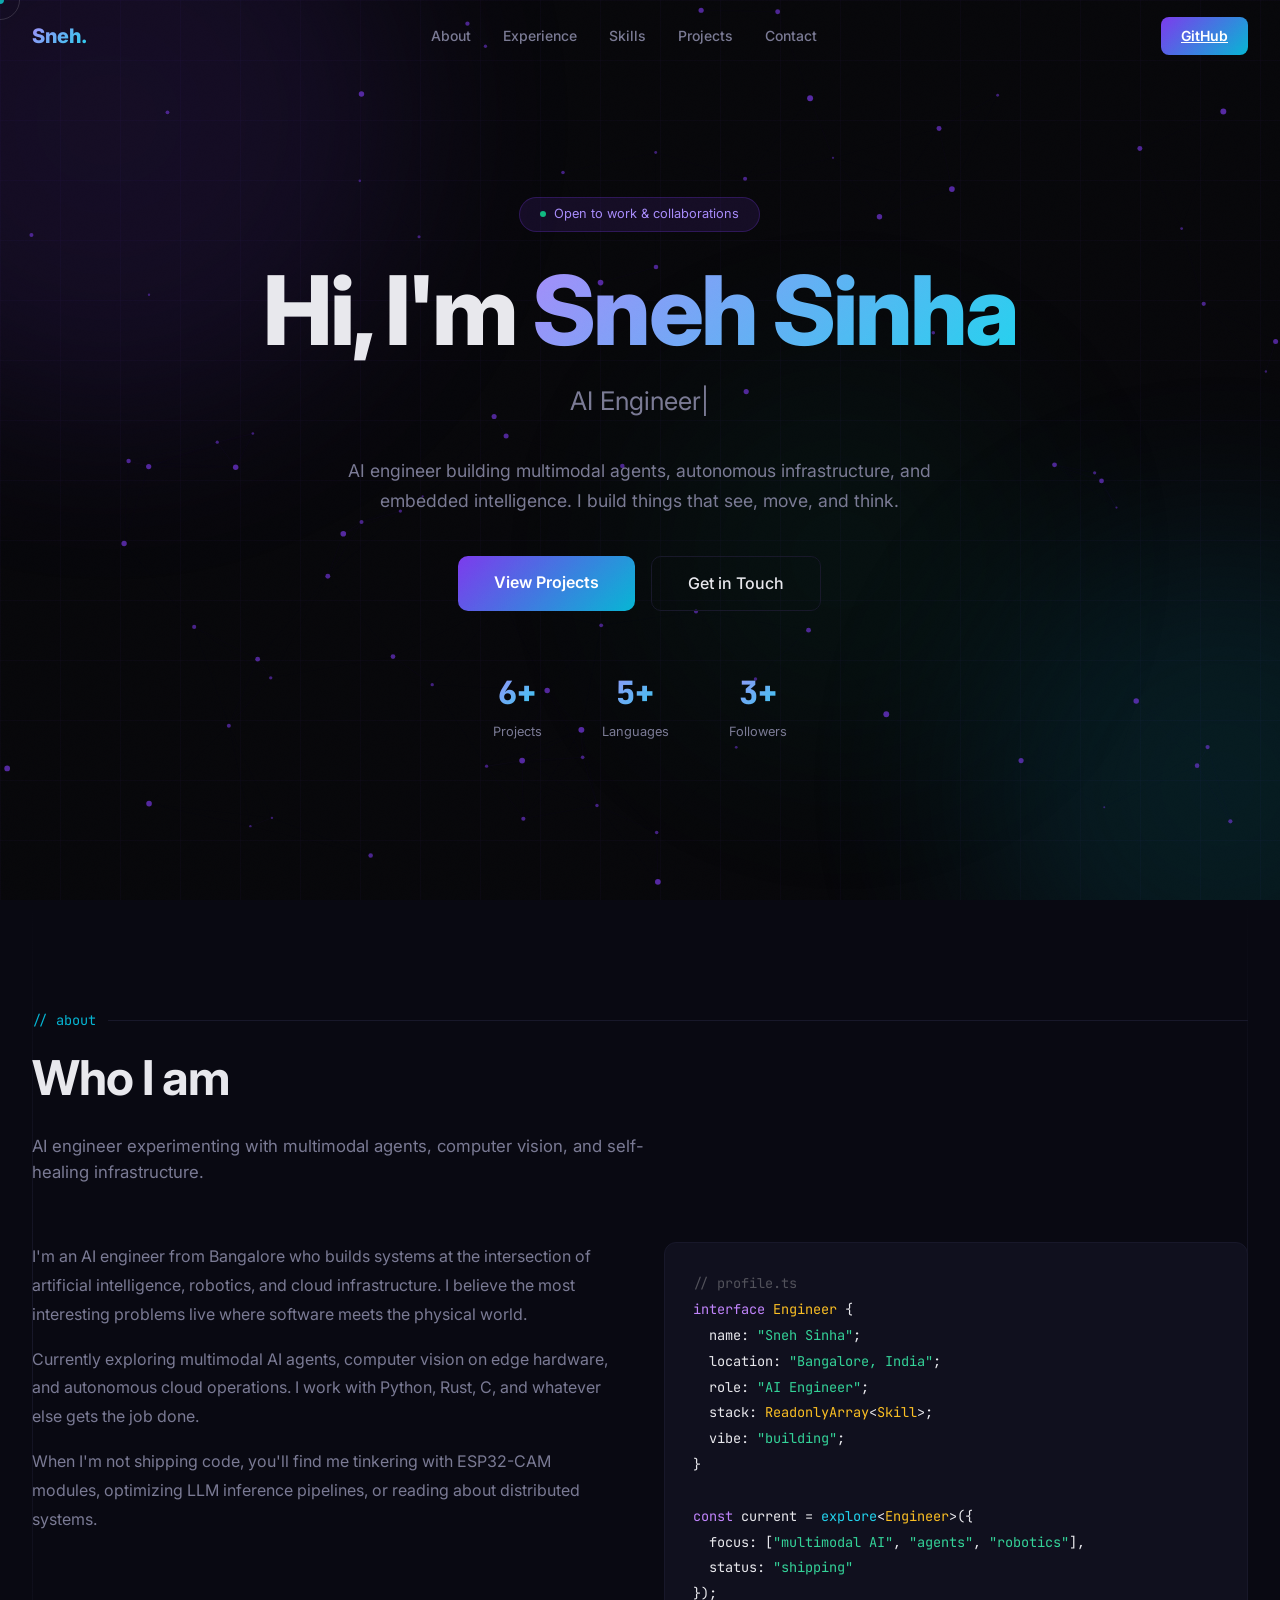
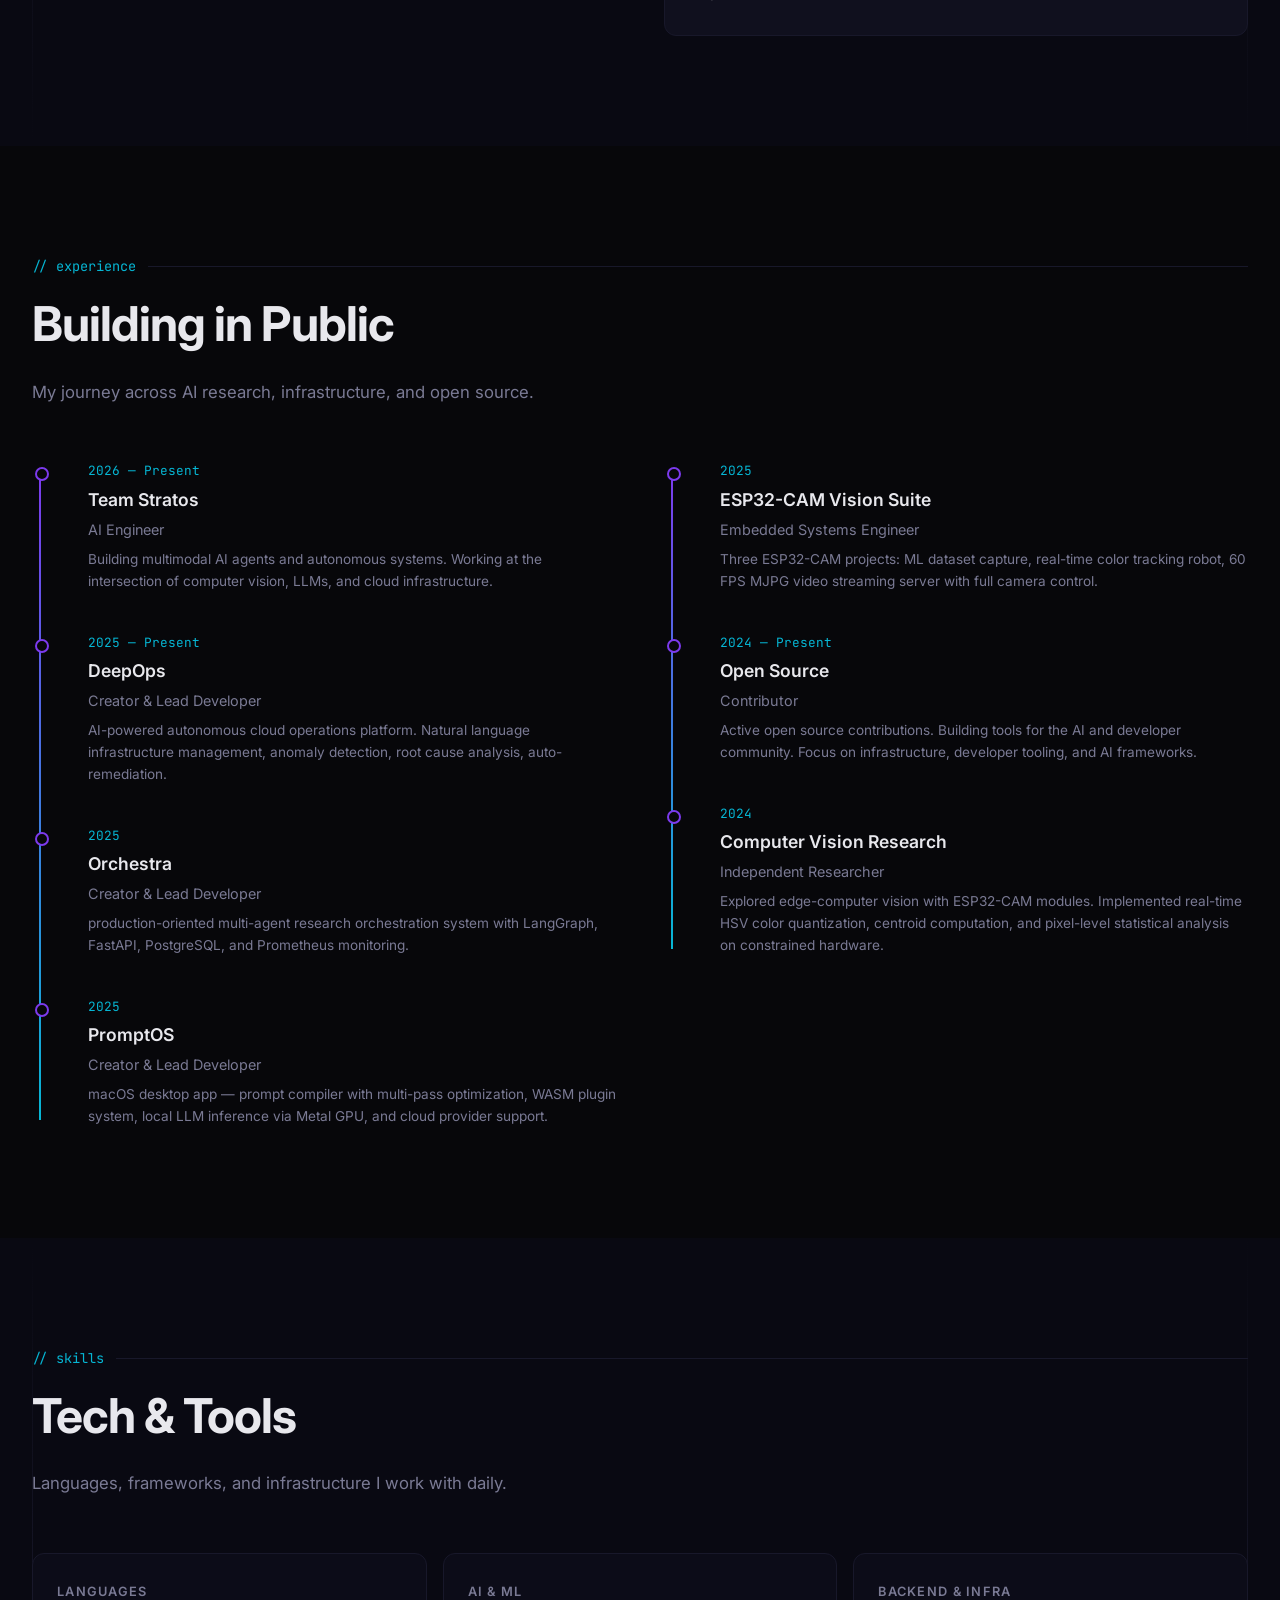
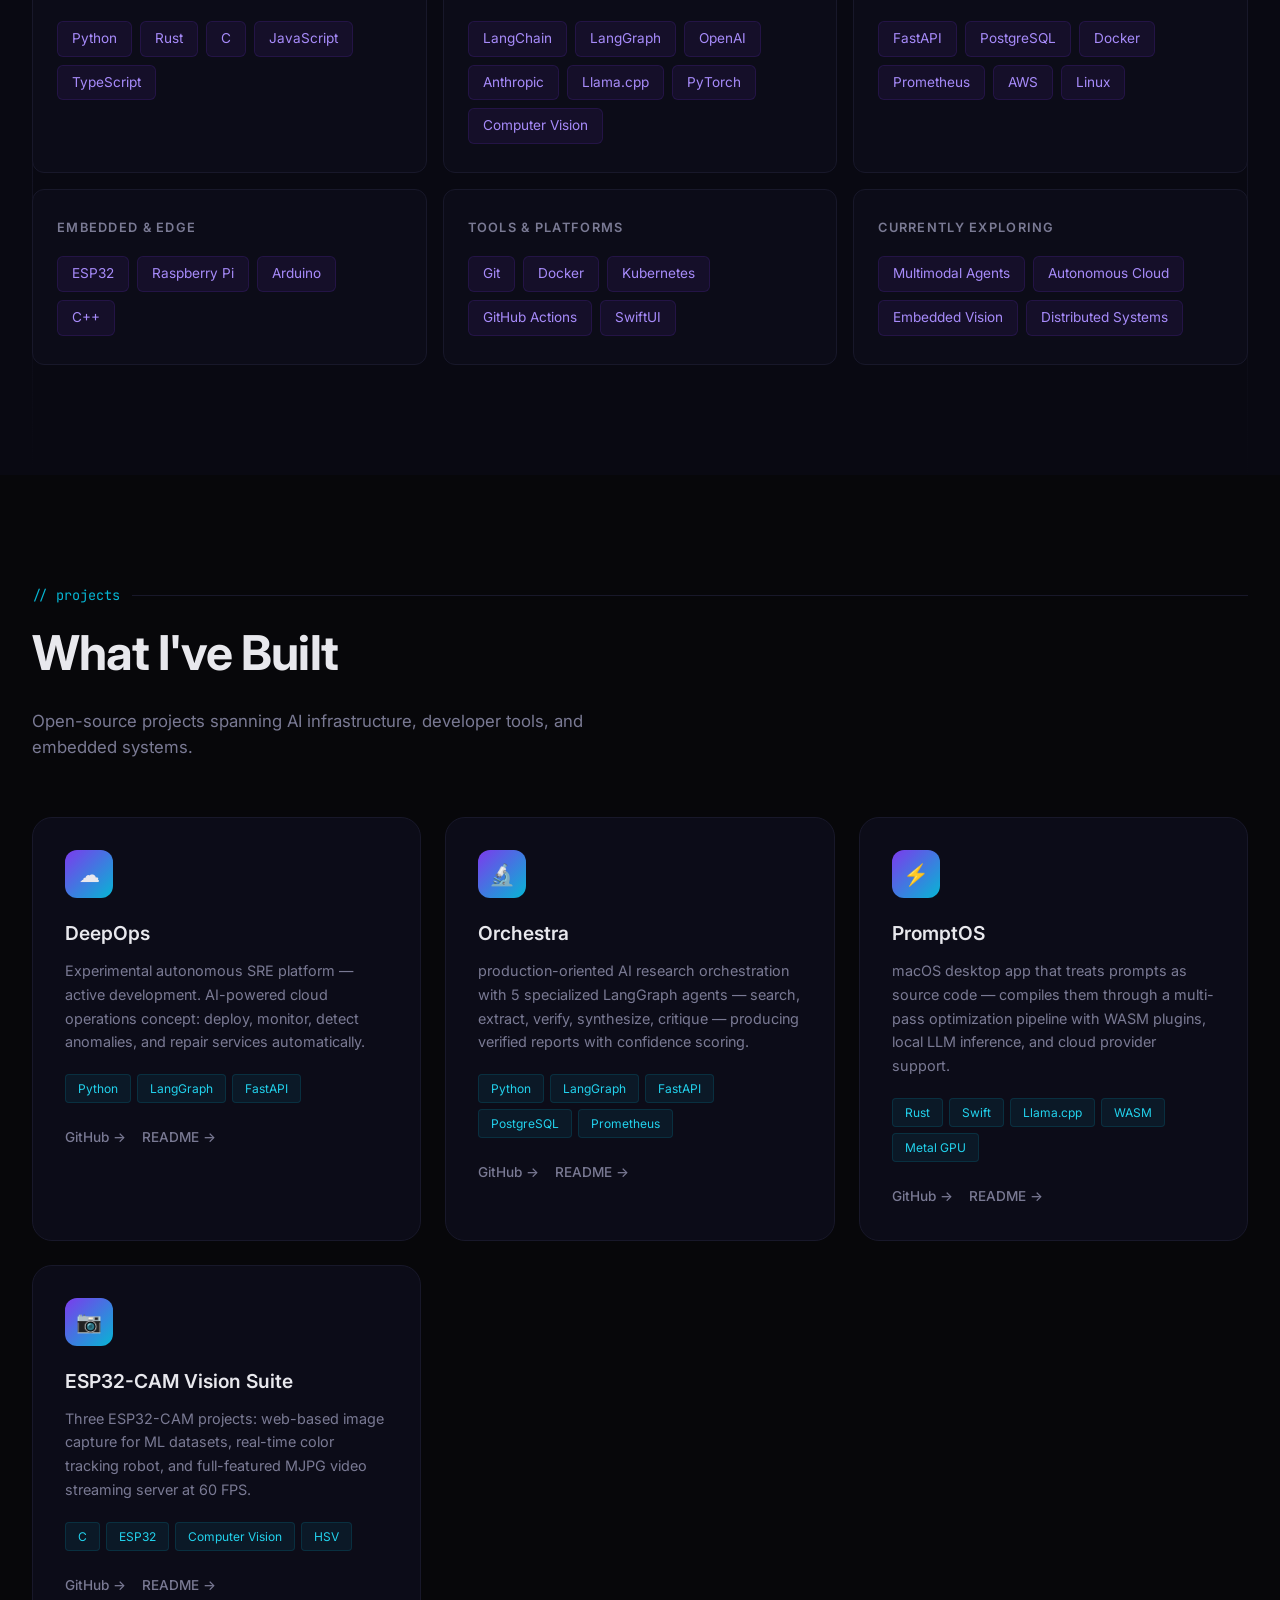
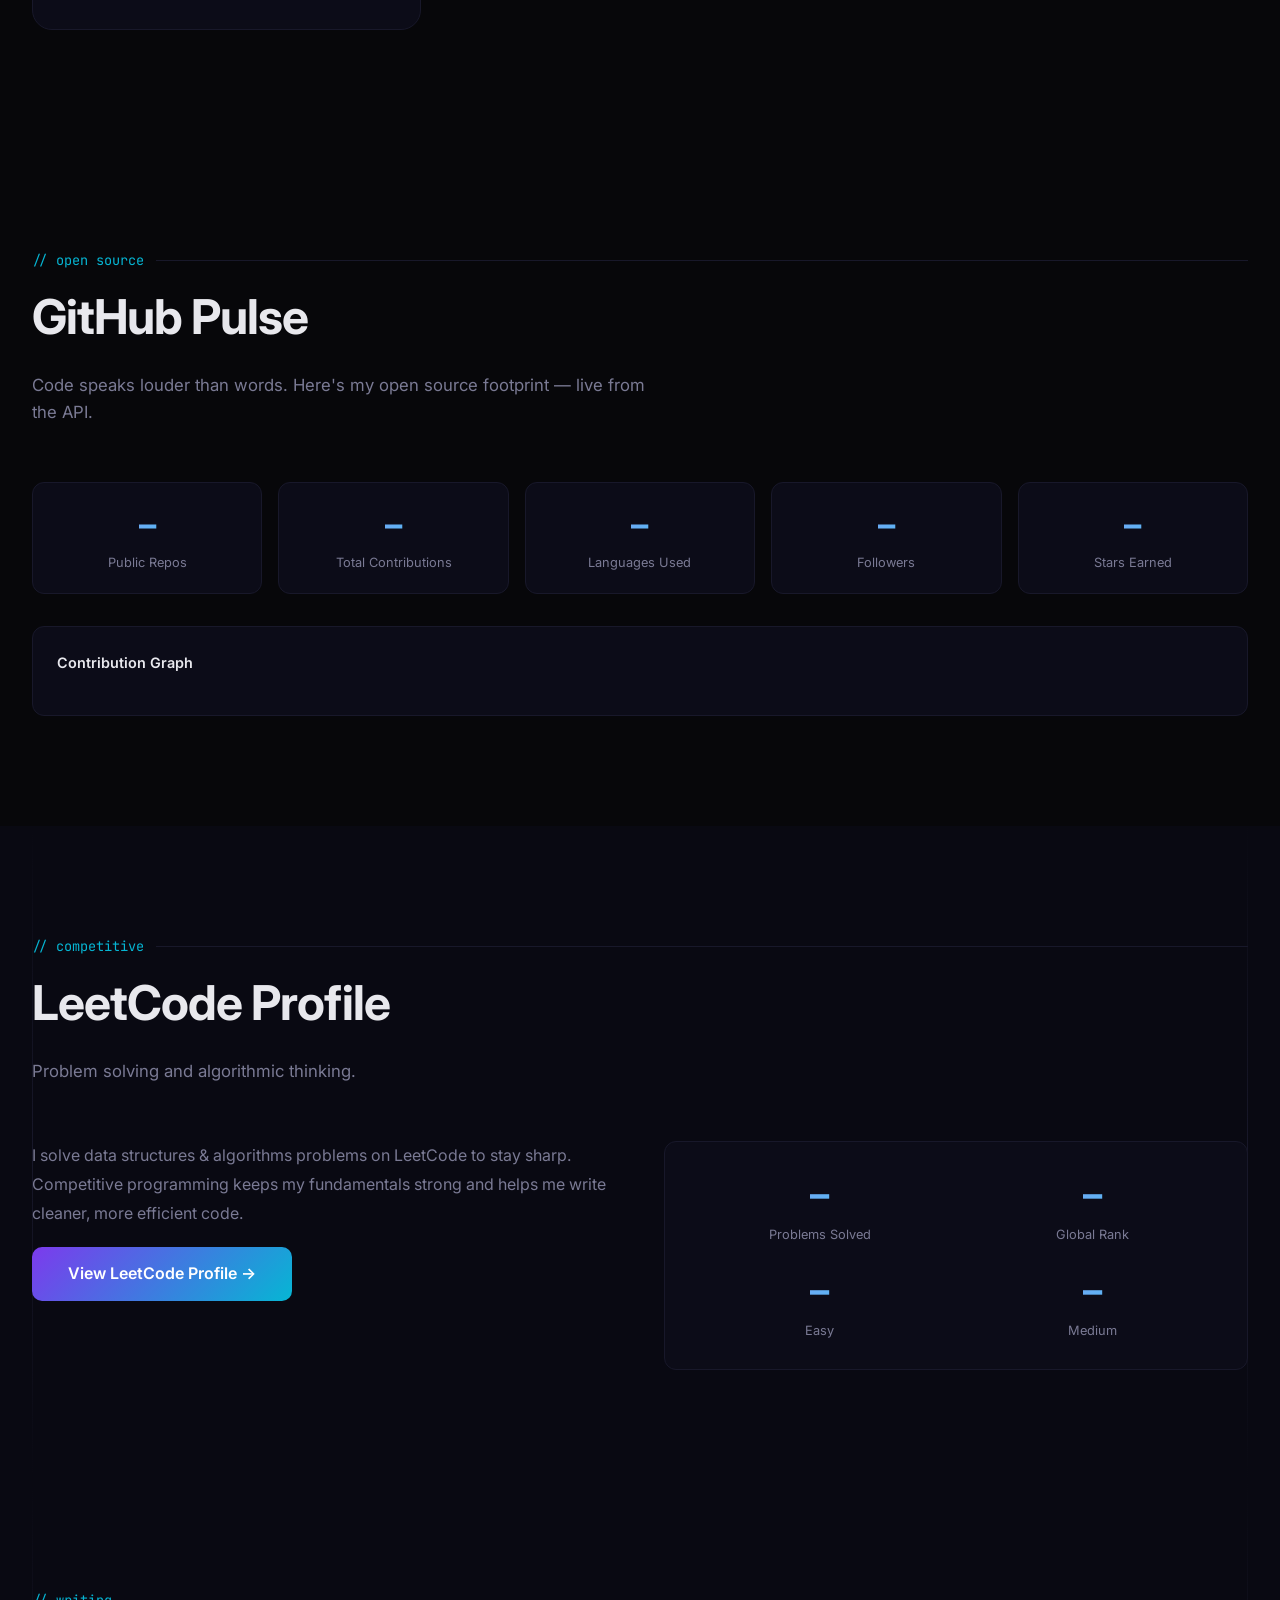
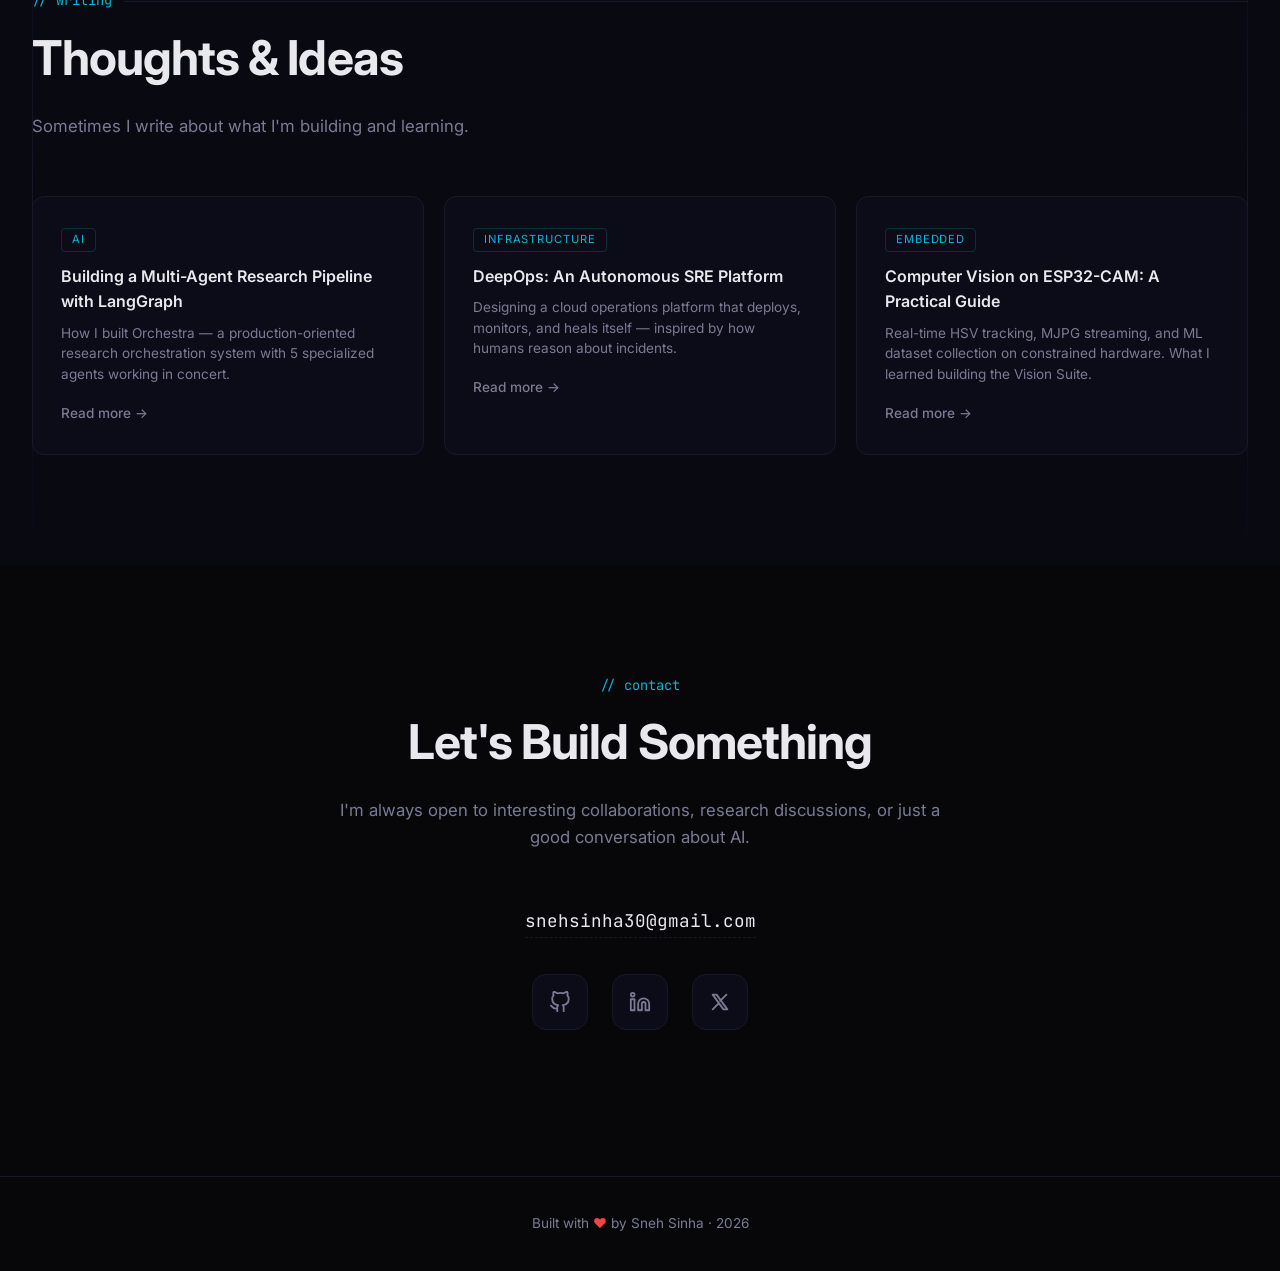
<file: v1/index.html>
<!DOCTYPE html>
<html lang="en" class="dark">
<head>
  <meta charset="UTF-8" />
  <meta name="viewport" content="width=device-width, initial-scale=1.0" />
  <title>Sneh Sinha — AI Engineer</title>
  <meta name="description" content="AI engineer building multimodal AI, autonomous cloud infrastructure, and embedded intelligence." />
  <link rel="icon" type="image/svg+xml" href="data:image/svg+xml,%3Csvg xmlns='http://www.w3.org/2000/svg' viewBox='0 0 32 32'%3E%3Cdefs%3E%3ClinearGradient id='g' x1='0%25' y1='0%25' x2='100%25' y2='100%25'%3E%3Cstop offset='0%25' stop-color='%237c3aed'/%3E%3Cstop offset='100%25' stop-color='%2306b6d4'/%3E%3C/linearGradient%3E%3C/defs%3E%3Crect width='32' height='32' rx='8' fill='%2307070a'/%3E%3Ctext x='16' y='22.5' font-family='Inter,sans-serif' font-size='20' font-weight='800' fill='url(%23g)' text-anchor='middle'%3ES%3C/text%3E%3C/svg%3E" />
  <link rel="preconnect" href="https://fonts.googleapis.com" />
  <link href="https://fonts.googleapis.com/css2?family=Inter:wght@300;400;500;600;700;800;900&family=JetBrains+Mono:wght@400;500;600&display=swap" rel="stylesheet" />
  <link rel="stylesheet" href="styles.css" />
</head>
<body>

  <div class="noise"></div>
  <div class="scroll-progress" id="scrollProgress"></div>
  <div class="cursor-dot" id="cursorDot"></div>
  <div class="cursor-ring" id="cursorRing"></div>
  <a href="#" class="back-top" id="backTop">↑</a>

  <!-- ─── Nav ─── -->
  <nav id="navbar">
    <span class="nav-logo">Sneh.</span>
    <ul class="nav-links" id="navLinks">
      <li><a href="#about">About</a></li>
      <li><a href="#experience">Experience</a></li>
      <li><a href="#skills">Skills</a></li>
      <li><a href="#projects">Projects</a></li>
      <li><a href="#contact">Contact</a></li>
    </ul>
    <div style="display:flex;align-items:center;gap:12px">
      <a href="https://github.com/Sneh30" target="_blank" class="nav-cta">GitHub</a>
      <button class="menu-toggle" id="menuToggle" aria-label="Menu">
        <span></span><span></span><span></span>
      </button>
    </div>
  </nav>

  <!-- ─── Hero ─── -->
  <section id="hero">
    <div class="grid-bg"></div>
    <div class="blob blob-1"></div>
    <div class="blob blob-2"></div>
    <div class="blob blob-3"></div>
    <canvas id="hero-canvas"></canvas>
    <div class="hero-content">
      <div class="hero-badge"><span class="dot"></span> Open to work &amp; collaborations</div>
      <h1 class="hero-name">Hi, I'm <span class="gradient">Sneh Sinha</span></h1>
      <p class="hero-title"><span id="typing"></span><span class="typing-cursor">|</span></p>
      <p class="hero-desc">
        AI engineer building multimodal agents, autonomous infrastructure,
        and embedded intelligence. I build things that see, move, and think.
      </p>
      <div class="hero-actions">
        <a href="#projects" class="btn-primary">View Projects</a>
        <a href="#contact" class="btn-outline">Get in Touch</a>
      </div>
      <div class="hero-stats" id="heroStats">
        <div class="hero-stat"><div class="hero-stat-num" data-count="6">0</div><div class="hero-stat-label">Projects</div></div>
        <div class="hero-stat"><div class="hero-stat-num" data-count="5">0</div><div class="hero-stat-label">Languages</div></div>
        <div class="hero-stat"><div class="hero-stat-num" data-count="3">0</div><div class="hero-stat-label">Followers</div></div>
      </div>
    </div>
  </section>

  <!-- ─── About ─── -->
  <div class="section-wrap alt">
    <div class="edge-line left"></div>
    <div class="edge-line right"></div>
    <section id="about">
      <div class="container">
        <div class="reveal">
          <div class="section-label">// about</div>
          <h2 class="section-title">Who I am</h2>
          <p class="section-sub">AI engineer experimenting with multimodal agents, computer vision, and self-healing infrastructure.</p>
        </div>
        <div class="about-grid">
          <div class="about-text reveal">
            <p>
              I'm an AI engineer from Bangalore who builds systems at the intersection of
              artificial intelligence, robotics, and cloud infrastructure. I believe the
              most interesting problems live where software meets the physical world.
            </p>
            <p>
              Currently exploring multimodal AI agents, computer vision on edge hardware,
              and autonomous cloud operations. I work with Python, Rust, C, and whatever
              else gets the job done.
            </p>
            <p>
              When I'm not shipping code, you'll find me tinkering with ESP32-CAM modules,
              optimizing LLM inference pipelines, or reading about distributed systems.
            </p>
          </div>
          <div class="about-code reveal reveal-delay-1">
            <span class="comment">// profile.ts</span><br>
            <span class="keyword">interface</span> <span class="type">Engineer</span> {<br>
            &nbsp;&nbsp;name: <span class="string">"Sneh Sinha"</span>;<br>
            &nbsp;&nbsp;location: <span class="string">"Bangalore, India"</span>;<br>
            &nbsp;&nbsp;role: <span class="string">"AI Engineer"</span>;<br>
            &nbsp;&nbsp;stack: <span class="type">ReadonlyArray</span>&lt;<span class="type">Skill</span>&gt;;<br>
            &nbsp;&nbsp;vibe: <span class="string">"building"</span>;<br>
            }<br><br>
            <span class="keyword">const</span> current = <span class="func">explore</span>&lt;<span class="type">Engineer</span>&gt;({<br>
            &nbsp;&nbsp;focus: [<span class="string">"multimodal AI"</span>, <span class="string">"agents"</span>, <span class="string">"robotics"</span>],<br>
            &nbsp;&nbsp;status: <span class="string">"shipping"</span><br>
            });
          </div>
        </div>
      </div>
    </section>
  </div>

  <!-- ─── Experience ─── -->
  <div class="section-wrap alt-2">
    <section id="experience">
      <div class="container">
        <div class="reveal">
          <div class="section-label">// experience</div>
          <h2 class="section-title">Building in Public</h2>
          <p class="section-sub">My journey across AI research, infrastructure, and open source.</p>
        </div>
        <div class="about-grid">
          <div class="timeline reveal">
            <div class="timeline-item">
              <div class="timeline-dot"></div>
              <div class="timeline-date">2026 — Present</div>
              <h3>Team Stratos</h3>
              <div class="role">AI Engineer</div>
              <p>Building multimodal AI agents and autonomous systems. Working at the intersection of computer vision, LLMs, and cloud infrastructure.</p>
            </div>
            <div class="timeline-item">
              <div class="timeline-dot"></div>
              <div class="timeline-date">2025 — Present</div>
              <h3>DeepOps</h3>
              <div class="role">Creator &amp; Lead Developer</div>
              <p>AI-powered autonomous cloud operations platform. Natural language infrastructure management, anomaly detection, root cause analysis, auto-remediation.</p>
            </div>
            <div class="timeline-item">
              <div class="timeline-dot"></div>
              <div class="timeline-date">2025</div>
              <h3>Orchestra</h3>
              <div class="role">Creator &amp; Lead Developer</div>
              <p>production-oriented multi-agent research orchestration system with LangGraph, FastAPI, PostgreSQL, and Prometheus monitoring.</p>
            </div>
            <div class="timeline-item">
              <div class="timeline-dot"></div>
              <div class="timeline-date">2025</div>
              <h3>PromptOS</h3>
              <div class="role">Creator &amp; Lead Developer</div>
              <p>macOS desktop app — prompt compiler with multi-pass optimization, WASM plugin system, local LLM inference via Metal GPU, and cloud provider support.</p>
            </div>
          </div>
          <div class="timeline reveal reveal-delay-1">
            <div class="timeline-item">
              <div class="timeline-dot"></div>
              <div class="timeline-date">2025</div>
              <h3>ESP32-CAM Vision Suite</h3>
              <div class="role">Embedded Systems Engineer</div>
              <p>Three ESP32-CAM projects: ML dataset capture, real-time color tracking robot, 60 FPS MJPG video streaming server with full camera control.</p>
            </div>
            <div class="timeline-item">
              <div class="timeline-dot"></div>
              <div class="timeline-date">2024 — Present</div>
              <h3>Open Source</h3>
              <div class="role">Contributor</div>
              <p>Active open source contributions. Building tools for the AI and developer community. Focus on infrastructure, developer tooling, and AI frameworks.</p>
            </div>
            <div class="timeline-item">
              <div class="timeline-dot"></div>
              <div class="timeline-date">2024</div>
              <h3>Computer Vision Research</h3>
              <div class="role">Independent Researcher</div>
              <p>Explored edge-computer vision with ESP32-CAM modules. Implemented real-time HSV color quantization, centroid computation, and pixel-level statistical analysis on constrained hardware.</p>
            </div>
          </div>
        </div>
      </div>
    </section>
  </div>

  <!-- ─── Skills ─── -->
  <div class="section-wrap alt">
    <div class="edge-line left"></div>
    <div class="edge-line right"></div>
    <section id="skills">
      <div class="container">
        <div class="reveal">
          <div class="section-label">// skills</div>
          <h2 class="section-title">Tech &amp; Tools</h2>
          <p class="section-sub">Languages, frameworks, and infrastructure I work with daily.</p>
        </div>
        <div class="skills-grid">
          <div class="skill-cat reveal"><h3>Languages</h3>
            <div class="skill-chips">
              <span class="skill-chip">Python</span><span class="skill-chip">Rust</span>
              <span class="skill-chip">C</span><span class="skill-chip">JavaScript</span>
              <span class="skill-chip">TypeScript</span>
            </div>
          </div>
          <div class="skill-cat reveal reveal-delay-1"><h3>AI &amp; ML</h3>
            <div class="skill-chips">
              <span class="skill-chip">LangChain</span><span class="skill-chip">LangGraph</span>
              <span class="skill-chip">OpenAI</span><span class="skill-chip">Anthropic</span>
              <span class="skill-chip">Llama.cpp</span><span class="skill-chip">PyTorch</span>
              <span class="skill-chip">Computer Vision</span>
            </div>
          </div>
          <div class="skill-cat reveal reveal-delay-2"><h3>Backend &amp; Infra</h3>
            <div class="skill-chips">
              <span class="skill-chip">FastAPI</span><span class="skill-chip">PostgreSQL</span>
              <span class="skill-chip">Docker</span><span class="skill-chip">Prometheus</span>
              <span class="skill-chip">AWS</span><span class="skill-chip">Linux</span>
            </div>
          </div>
          <div class="skill-cat reveal"><h3>Embedded &amp; Edge</h3>
            <div class="skill-chips">
              <span class="skill-chip">ESP32</span><span class="skill-chip">Raspberry Pi</span>
              <span class="skill-chip">Arduino</span><span class="skill-chip">C++</span>
            </div>
          </div>
          <div class="skill-cat reveal reveal-delay-1"><h3>Tools &amp; Platforms</h3>
            <div class="skill-chips">
              <span class="skill-chip">Git</span><span class="skill-chip">Docker</span>
              <span class="skill-chip">Kubernetes</span><span class="skill-chip">GitHub Actions</span>
              <span class="skill-chip">SwiftUI</span>
            </div>
          </div>
          <div class="skill-cat reveal reveal-delay-2"><h3>Currently Exploring</h3>
            <div class="skill-chips">
              <span class="skill-chip">Multimodal Agents</span>
              <span class="skill-chip">Autonomous Cloud</span>
              <span class="skill-chip">Embedded Vision</span>
              <span class="skill-chip">Distributed Systems</span>
            </div>
          </div>
        </div>
      </div>
    </section>
  </div>

  <!-- ─── Projects ─── -->
  <div class="section-wrap alt-2">
    <section id="projects">
      <div class="container">
        <div class="reveal">
          <div class="section-label">// projects</div>
          <h2 class="section-title">What I've Built</h2>
          <p class="section-sub">Open-source projects spanning AI infrastructure, developer tools, and embedded systems.</p>
        </div>
        <div class="projects-grid">
          <div class="project-card reveal">
            <div class="project-card-inner">
              <div class="project-icon">☁</div>
              <h3>DeepOps</h3>
              <p>Experimental autonomous SRE platform — active development. AI-powered cloud operations concept: deploy, monitor, detect anomalies, and repair services automatically.</p>
              <div class="project-tech"><span>Python</span><span>LangGraph</span><span>FastAPI</span></div>
              <div class="project-links">
                <a href="https://github.com/Sneh30/deepops" target="_blank">GitHub →</a>
                <a href="https://github.com/Sneh30/deepops" target="_blank">README →</a>
              </div>
            </div>
          </div>
          <div class="project-card reveal reveal-delay-1">
            <div class="project-card-inner">
              <div class="project-icon">🔬</div>
              <h3>Orchestra</h3>
              <p>production-oriented AI research orchestration with 5 specialized LangGraph agents — search, extract, verify, synthesize, critique — producing verified reports with confidence scoring.</p>
              <div class="project-tech"><span>Python</span><span>LangGraph</span><span>FastAPI</span><span>PostgreSQL</span><span>Prometheus</span></div>
              <div class="project-links">
                <a href="https://github.com/Sneh30/Orchestra" target="_blank">GitHub →</a>
                <a href="https://github.com/Sneh30/Orchestra" target="_blank">README →</a>
              </div>
            </div>
          </div>
          <div class="project-card reveal reveal-delay-2">
            <div class="project-card-inner">
              <div class="project-icon">⚡</div>
              <h3>PromptOS</h3>
              <p>macOS desktop app that treats prompts as source code — compiles them through a multi-pass optimization pipeline with WASM plugins, local LLM inference, and cloud provider support.</p>
              <div class="project-tech"><span>Rust</span><span>Swift</span><span>Llama.cpp</span><span>WASM</span><span>Metal GPU</span></div>
              <div class="project-links">
                <a href="https://github.com/Sneh30/promptos" target="_blank">GitHub →</a>
                <a href="https://github.com/Sneh30/promptos" target="_blank">README →</a>
              </div>
            </div>
          </div>
          <div class="project-card reveal">
            <div class="project-card-inner">
              <div class="project-icon">📷</div>
              <h3>ESP32-CAM Vision Suite</h3>
              <p>Three ESP32-CAM projects: web-based image capture for ML datasets, real-time color tracking robot, and full-featured MJPG video streaming server at 60 FPS.</p>
              <div class="project-tech"><span>C</span><span>ESP32</span><span>Computer Vision</span><span>HSV</span></div>
              <div class="project-links">
                <a href="https://github.com/Sneh30/esp32-cam-vision" target="_blank">GitHub →</a>
                <a href="https://github.com/Sneh30/esp32-cam-vision" target="_blank">README →</a>
              </div>
            </div>
          </div>
        </div>
      </div>
    </section>
  </div>

  <!-- ─── GitHub ─── -->
  <div class="section-wrap alt-2">
    <section id="github">
      <div class="container">
        <div class="reveal">
          <div class="section-label">// open source</div>
          <h2 class="section-title">GitHub Pulse</h2>
          <p class="section-sub">Code speaks louder than words. Here's my open source footprint — live from the API.</p>
        </div>
        <div class="github-summary" id="ghStats">
          <div class="gh-stat reveal"><div class="gh-stat-num"><span id="ghRepos">—</span></div><div class="gh-stat-label">Public Repos</div></div>
          <div class="gh-stat reveal reveal-delay-1"><div class="gh-stat-num"><span id="ghContribs">—</span></div><div class="gh-stat-label">Total Contributions</div></div>
          <div class="gh-stat reveal reveal-delay-2"><div class="gh-stat-num"><span id="ghLang">—</span></div><div class="gh-stat-label">Languages Used</div></div>
          <div class="gh-stat reveal reveal-delay-3"><div class="gh-stat-num"><span id="ghFollowers">—</span></div><div class="gh-stat-label">Followers</div></div>
          <div class="gh-stat reveal"><div class="gh-stat-num"><span id="ghStars">—</span></div><div class="gh-stat-label">Stars Earned</div></div>
        </div>
        <div class="gh-contrib reveal">
          <h4>Contribution Graph</h4>
          <div class="contrib-grid" id="contribGrid"></div>
        </div>
      </div>
    </section>
  </div>

  <!-- ─── LeetCode ─── -->
  <div class="section-wrap alt">
    <div class="edge-line left"></div>
    <div class="edge-line right"></div>
    <section id="leetcode">
      <div class="container">
        <div class="reveal">
          <div class="section-label">// competitive</div>
          <h2 class="section-title">LeetCode Profile</h2>
          <p class="section-sub">Problem solving and algorithmic thinking.</p>
        </div>
        <div class="about-grid">
          <div class="about-text reveal">
            <p style="margin-bottom:20px">
              I solve data structures & algorithms problems on LeetCode to stay sharp.
              Competitive programming keeps my fundamentals strong and helps me write
              cleaner, more efficient code.
            </p>
            <a href="https://leetcode.com/u/sneh_sinha3/" target="_blank" class="btn-primary" style="display:inline-block;text-decoration:none">
              View LeetCode Profile →
            </a>
          </div>
          <div class="reveal reveal-delay-1" id="lcStats" style="background:var(--bg-card);border:1px solid var(--border);border-radius:var(--radius);padding:28px">
            <div style="display:grid;grid-template-columns:1fr 1fr;gap:20px;text-align:center">
              <div><div style="font-size:2rem;font-weight:800;font-family:var(--font-mono);background:var(--gradient-text);-webkit-background-clip:text;-webkit-text-fill-color:transparent" id="lcSolved">—</div><div style="font-size:.8rem;color:var(--text-muted);margin-top:4px">Problems Solved</div></div>
              <div><div style="font-size:2rem;font-weight:800;font-family:var(--font-mono);background:var(--gradient-text);-webkit-background-clip:text;-webkit-text-fill-color:transparent" id="lcRating">—</div><div style="font-size:.8rem;color:var(--text-muted);margin-top:4px">Global Rank</div></div>
              <div><div style="font-size:2rem;font-weight:800;font-family:var(--font-mono);background:var(--gradient-text);-webkit-background-clip:text;-webkit-text-fill-color:transparent" id="lcEasy">—</div><div style="font-size:.8rem;color:var(--text-muted);margin-top:4px">Easy</div></div>
              <div><div style="font-size:2rem;font-weight:800;font-family:var(--font-mono);background:var(--gradient-text);-webkit-background-clip:text;-webkit-text-fill-color:transparent" id="lcMed">—</div><div style="font-size:.8rem;color:var(--text-muted);margin-top:4px">Medium</div></div>
            </div>
          </div>
        </div>
      </div>
    </section>
  </div>

  <!-- ─── Blog ─── -->
  <div class="section-wrap alt">
    <div class="edge-line left"></div>
    <div class="edge-line right"></div>
    <section id="blog">
      <div class="container">
        <div class="reveal">
          <div class="section-label">// writing</div>
          <h2 class="section-title">Thoughts &amp; Ideas</h2>
          <p class="section-sub">Sometimes I write about what I'm building and learning.</p>
        </div>
        <div class="blog-grid">
          <div class="blog-card reveal">
            <div class="blog-tag">AI</div>
            <h4>Building a Multi-Agent Research Pipeline with LangGraph</h4>
            <p>How I built Orchestra — a production-oriented research orchestration system with 5 specialized agents working in concert.</p>
            <a href="#">Read more →</a>
          </div>
          <div class="blog-card reveal reveal-delay-1">
            <div class="blog-tag">Infrastructure</div>
            <h4>DeepOps: An Autonomous SRE Platform</h4>
            <p>Designing a cloud operations platform that deploys, monitors, and heals itself — inspired by how humans reason about incidents.</p>
            <a href="#">Read more →</a>
          </div>
          <div class="blog-card reveal reveal-delay-2">
            <div class="blog-tag">Embedded</div>
            <h4>Computer Vision on ESP32-CAM: A Practical Guide</h4>
            <p>Real-time HSV tracking, MJPG streaming, and ML dataset collection on constrained hardware. What I learned building the Vision Suite.</p>
            <a href="#">Read more →</a>
          </div>
        </div>
      </div>
    </section>
  </div>

  <!-- ─── Contact ─── -->
  <div class="section-wrap alt-2">
    <section id="contact">
      <div class="container">
        <div class="reveal" id="contact-section">
          <div class="section-label center">// contact</div>
          <h2 class="section-title" style="text-align:center">Let's Build Something</h2>
          <p class="section-sub center">
            I'm always open to interesting collaborations, research discussions, or just a good conversation about AI.
          </p>
          <a href="mailto:snehsinha30@gmail.com" class="contact-email">snehsinha30@gmail.com</a>
          <div class="contact-socials">
            <a href="https://github.com/Sneh30" target="_blank" aria-label="GitHub">
              <svg width="22" height="22" viewBox="0 0 24 24" fill="none" stroke="currentColor" stroke-width="2" stroke-linecap="round" stroke-linejoin="round"><path d="M9 19c-5 1.5-5-2.5-7-3m14 6v-3.87a3.37 3.37 0 0 0-.94-2.61c3.14-.35 6.44-1.54 6.44-7A5.44 5.44 0 0 0 20 4.77 5.07 5.07 0 0 0 19.91 1S18.73.65 16 2.48a13.38 13.38 0 0 0-7 0C6.27.65 5.09 1 5.09 1A5.07 5.07 0 0 0 5 4.77a5.44 5.44 0 0 0-1.5 3.78c0 5.42 3.3 6.61 6.44 7A3.37 3.37 0 0 0 9 18.13V22"/></svg>
            </a>
            <a href="https://linkedin.com/in/sneh30" target="_blank" aria-label="LinkedIn">
              <svg width="22" height="22" viewBox="0 0 24 24" fill="none" stroke="currentColor" stroke-width="2" stroke-linecap="round" stroke-linejoin="round"><path d="M16 8a6 6 0 0 1 6 6v7h-4v-7a2 2 0 0 0-2-2 2 2 0 0 0-2 2v7h-4v-7a6 6 0 0 1 6-6z"/><rect x="2" y="9" width="4" height="12"/><circle cx="4" cy="4" r="2"/></svg>
            </a>
            <a href="https://x.com/sneh_sinha3" target="_blank" aria-label="X">
              <svg width="22" height="22" viewBox="0 0 24 24" fill="none" stroke="currentColor" stroke-width="2" stroke-linecap="round" stroke-linejoin="round"><path d="M4 4l11.733 16h4.267l-11.733 -16zM4 20l6.768 -6.768M19 4l-6.768 6.768"/></svg>
            </a>
          </div>
        </div>
      </div>
    </section>
  </div>

  <footer>
    Built with <span class="heart">♥</span> by Sneh Sinha &middot; 2026
  </footer>

  <script src="script.js"></script>
</body>
</html>
</file>
<file: v1/styles.css>
*, *::before, *::after { box-sizing: border-box; margin: 0; padding: 0; }
:root {
  --bg: #07070a;
  --bg-alt: #090912;
  --bg-card: #0c0c18;
  --bg-elevated: #10101e;
  --border: #18182a;
  --text: #e8e8ed;
  --text-muted: #7a7a94;
  --accent-1: #7c3aed;
  --accent-2: #06b6d4;
  --accent-3: #10b981;
  --gradient: linear-gradient(135deg, #7c3aed, #06b6d4);
  --gradient-text: linear-gradient(135deg, #a78bfa, #22d3ee);
  --radius: 12px;
  --radius-lg: 20px;
  --font-sans: 'Inter', -apple-system, BlinkMacSystemFont, sans-serif;
  --font-mono: 'JetBrains Mono', 'Fira Code', monospace;
  --nav-height: 72px;
}
html { scroll-behavior: smooth; }
body {
  font-family: var(--font-sans);
  background: var(--bg);
  color: var(--text);
  line-height: 1.6;
  overflow-x: hidden;
  cursor: none;
}
::selection { background: rgba(124, 58, 237, 0.4); color: #fff; }
::-webkit-scrollbar { width: 6px; }
::-webkit-scrollbar-track { background: var(--bg); }
::-webkit-scrollbar-thumb { background: var(--accent-1); border-radius: 3px; }

.noise {
  position: fixed; inset: 0; z-index: 9999; pointer-events: none;
  opacity: .025; mix-blend-mode: overlay;
  background-image: url("data:image/svg+xml,%3Csvg viewBox='0 0 256 256' xmlns='http://www.w3.org/2000/svg'%3E%3Cfilter id='noise'%3E%3CfeTurbulence type='fractalNoise' baseFrequency='.9' numOctaves='4' stitchTiles='stitch'/%3E%3C/filter%3E%3Crect width='100%25' height='100%25' filter='url(%23noise)' opacity='1'/%3E%3C/svg%3E");
  background-repeat: repeat; background-size: 256px 256px;
}

.cursor-dot {
  position: fixed; width: 8px; height: 8px; border-radius: 50%;
  background: var(--accent-2); pointer-events: none; z-index: 10000;
  transition: transform .15s, opacity .15s;
  transform: translate(-50%,-50%);
  mix-blend-mode: difference;
}
.cursor-ring {
  position: fixed; width: 40px; height: 40px; border-radius: 50%;
  border: 1.5px solid rgba(255,255,255,.15); pointer-events: none;
  z-index: 9999; transition: width .3s, height .3s, border-color .3s, transform .15s;
  transform: translate(-50%,-50%);
}
.cursor-ring.hover { width: 64px; height: 64px; border-color: var(--accent-1); }

.grid-bg {
  position: absolute; inset: 0; z-index: 0; pointer-events: none;
  background-image:
    linear-gradient(rgba(124,58,237,.03) 1px, transparent 1px),
    linear-gradient(90deg, rgba(124,58,237,.03) 1px, transparent 1px);
  background-size: 60px 60px;
}

.container {
  max-width: 1280px; margin: 0 auto; padding: 0 32px;
  position: relative; z-index: 1;
}

.scroll-progress {
  position: fixed; top: 0; left: 0; height: 2px;
  background: var(--gradient); z-index: 200; width: 0%;
  transition: width .1s linear;
}

nav {
  position: fixed; top: 0; left: 0; right: 0; z-index: 100;
  height: var(--nav-height); display: flex; align-items: center;
  justify-content: space-between; padding: 0 32px;
  transition: background .3s, backdrop-filter .3s, box-shadow .3s;
}
nav.scrolled {
  background: rgba(7, 7, 10, .88);
  backdrop-filter: blur(24px) saturate(1.5);
  box-shadow: 0 1px 0 var(--border);
}
.nav-logo { font-weight: 800; font-size: 1.25rem; background: var(--gradient-text); -webkit-background-clip: text; -webkit-text-fill-color: transparent; }
.nav-links { display: flex; gap: 32px; list-style: none; }
.nav-links a {
  color: var(--text-muted); text-decoration: none; font-size: .875rem;
  font-weight: 500; transition: color .2s; position: relative;
}
.nav-links a::after {
  content: ''; position: absolute; bottom: -4px; left: 0;
  width: 0; height: 2px; background: var(--gradient);
  transition: width .3s; border-radius: 1px;
}
.nav-links a:hover { color: var(--text); }
.nav-links a:hover::after { width: 100%; }
.nav-cta {
  background: var(--gradient); color: #fff; border: none;
  padding: 8px 20px; border-radius: 8px; font-weight: 600;
  font-size: .875rem; cursor: none; transition: opacity .2s, transform .2s;
  font-family: var(--font-sans);
}
.nav-cta:hover { opacity: .9; transform: translateY(-1px); }
.menu-toggle { display: none; flex-direction: column; gap: 5px; cursor: none; background: none; border: none; padding: 4px; }
.menu-toggle span { width: 24px; height: 2px; background: var(--text); border-radius: 2px; transition: .3s; }
.menu-toggle.open span:nth-child(1) { transform: rotate(45deg) translate(5px,5px); }
.menu-toggle.open span:nth-child(2) { opacity: 0; }
.menu-toggle.open span:nth-child(3) { transform: rotate(-45deg) translate(5px,-5px); }

.section-wrap { width: 100%; position: relative; }
.section-wrap.alt { background: var(--bg-alt); }
.section-wrap.alt-2 { background: var(--bg); }

#hero {
  min-height: 100vh; display: flex; align-items: center;
  justify-content: center; position: relative; overflow: hidden;
  padding: 120px 0 80px;
}
#hero-canvas { position: absolute; inset: 0; z-index: 1; pointer-events: none; }
.hero-content { position: relative; z-index: 2; text-align: center; max-width: 900px; margin: 0 auto; padding: 0 32px; }
.hero-badge {
  display: inline-flex; align-items: center; gap: 8px;
  background: rgba(124,58,237,.12); border: 1px solid rgba(124,58,237,.25);
  padding: 6px 20px; border-radius: 100px; font-size: .8rem;
  color: #a78bfa; margin-bottom: 28px;
}
.hero-badge .dot { width: 6px; height: 6px; border-radius: 50%; background: #10b981; animation: pulse-dot 2s infinite; }
@keyframes pulse-dot { 0%,100%{opacity:1} 50%{opacity:.4} }
.hero-name {
  font-size: clamp(3.5rem, 10vw, 6rem); font-weight: 800;
  line-height: 1.05; letter-spacing: -.03em; margin-bottom: 20px;
}
.hero-name .gradient { background: var(--gradient-text); -webkit-background-clip: text; -webkit-text-fill-color: transparent; }
.hero-title { font-size: clamp(1.2rem, 2.5vw, 1.6rem); color: var(--text-muted); font-weight: 400; margin-bottom: 24px; min-height: 2em; }
.hero-title .typing-cursor { animation: blink 1s step-end infinite; }
@keyframes blink { 0%,100%{opacity:1} 50%{opacity:0} }
.hero-desc { color: var(--text-muted); max-width: 620px; margin: 0 auto 40px; font-size: 1.1rem; line-height: 1.7; }
.hero-actions { display: flex; gap: 16px; justify-content: center; flex-wrap: wrap; }
.btn-primary {
  background: var(--gradient); color: #fff; border: none;
  padding: 14px 36px; border-radius: 10px; font-weight: 600;
  font-size: 1rem; cursor: none; text-decoration: none;
  transition: transform .2s, box-shadow .2s; font-family: var(--font-sans);
}
.btn-primary:hover { transform: translateY(-2px); box-shadow: 0 8px 30px rgba(124,58,237,.35); }
.btn-outline {
  background: transparent; color: var(--text); border: 1px solid var(--border);
  padding: 14px 36px; border-radius: 10px; font-weight: 500;
  font-size: 1rem; cursor: none; text-decoration: none;
  transition: border-color .2s, background .2s; font-family: var(--font-sans);
}
.btn-outline:hover { border-color: var(--accent-1); background: rgba(124,58,237,.08); }
.hero-stats { display: flex; gap: 60px; justify-content: center; margin-top: 56px; }
.hero-stat { text-align: center; }
.hero-stat-num { font-size: 2rem; font-weight: 800; font-family: var(--font-mono); background: var(--gradient-text); -webkit-background-clip: text; -webkit-text-fill-color: transparent; }
.hero-stat-label { font-size: .8rem; color: var(--text-muted); margin-top: 4px; }

.blob {
  position: absolute; border-radius: 50%; filter: blur(100px);
  opacity: .12; pointer-events: none; z-index: 0;
  will-change: transform, border-radius;
}
.blob-1 { width: 600px; height: 600px; background: #7c3aed; top: -20%; left: -15%; animation: morphBlob 18s ease-in-out infinite; }
.blob-2 { width: 500px; height: 500px; background: #06b6d4; bottom: -15%; right: -15%; animation: morphBlob 22s ease-in-out infinite reverse; }
.blob-3 { width: 400px; height: 400px; background: #10b981; top: 40%; left: 50%; animation: morphBlob 25s ease-in-out infinite; opacity: .06; }
@keyframes morphBlob {
  0%,100% { border-radius: 60% 40% 30% 70% / 60% 30% 70% 40%; transform: translate(0,0) scale(1); }
  25% { border-radius: 30% 60% 70% 40% / 50% 60% 30% 60%; transform: translate(40px,-30px) scale(1.05); }
  50% { border-radius: 40% 50% 60% 30% / 40% 70% 30% 60%; transform: translate(-20px,40px) scale(.95); }
  75% { border-radius: 60% 30% 40% 60% / 30% 40% 70% 50%; transform: translate(30px,20px) scale(1.02); }
}

section { padding: 110px 0; }
.section-label {
  font-family: var(--font-mono); font-size: .85rem; color: var(--accent-2);
  margin-bottom: 8px; display: flex; align-items: center; gap: 12px;
}
.section-label::after { content: ''; flex: 1; height: 1px; background: var(--border); }
.section-label.center { justify-content: center; }
.section-label.center::after { display: none; }
.section-title { font-size: clamp(2rem, 4vw, 3rem); font-weight: 700; letter-spacing: -.02em; margin-bottom: 16px; }
.section-sub { color: var(--text-muted); font-size: 1.05rem; max-width: 640px; margin-bottom: 56px; }
.section-sub.center { margin-left: auto; margin-right: auto; text-align: center; }

.about-grid { display: grid; grid-template-columns: 1fr 1fr; gap: 48px; align-items: start; }
.about-text p { color: var(--text-muted); margin-bottom: 16px; font-size: 1rem; line-height: 1.8; }
.about-code {
  background: var(--bg-elevated); border: 1px solid var(--border);
  border-radius: var(--radius); padding: 28px; overflow-x: auto;
  font-family: var(--font-mono); font-size: .85rem; line-height: 1.9;
}
.about-code .comment { color: #52525b; }
.about-code .keyword { color: #c084fc; }
.about-code .string { color: #34d399; }
.about-code .func { color: #22d3ee; }
.about-code .type { color: #fbbf24; }

.timeline { position: relative; padding-left: 32px; }
.timeline::before {
  content: ''; position: absolute; left: 7px; top: 8px; bottom: 8px;
  width: 2px; background: linear-gradient(to bottom, var(--accent-1), var(--accent-2));
}
.timeline-item { position: relative; margin-bottom: 40px; padding-left: 24px; }
.timeline-item:last-child { margin-bottom: 0; }
.timeline-dot {
  position: absolute; left: -29px; top: 6px; width: 14px; height: 14px;
  border-radius: 50%; background: var(--bg); border: 2px solid var(--accent-1);
  z-index: 1; transition: box-shadow .3s;
}
.timeline-item:hover .timeline-dot { box-shadow: 0 0 20px rgba(124,58,237,.4); }
.timeline-date {
  font-family: var(--font-mono); font-size: .8rem; color: var(--accent-2);
  margin-bottom: 4px;
}
.timeline-item h3 { font-size: 1.1rem; font-weight: 600; margin-bottom: 4px; }
.timeline-item .role { color: var(--text-muted); font-size: .9rem; margin-bottom: 8px; }
.timeline-item p { color: var(--text-muted); font-size: .85rem; line-height: 1.6; }

.skills-grid { display: grid; grid-template-columns: repeat(auto-fit, minmax(300px, 1fr)); gap: 16px; }
.skill-cat {
  background: var(--bg-card); border: 1px solid var(--border);
  border-radius: var(--radius); padding: 28px 24px;
  transition: border-color .3s, transform .3s;
}
.skill-cat:hover { border-color: rgba(124,58,237,.35); transform: translateY(-2px); }
.skill-cat h3 { font-size: .8rem; text-transform: uppercase; letter-spacing: .1em; color: var(--text-muted); margin-bottom: 18px; font-weight: 600; }
.skill-chips { display: flex; flex-wrap: wrap; gap: 8px; }
.skill-chip {
  padding: 6px 14px; border-radius: 6px; font-size: .85rem;
  background: rgba(124,58,237,.08); color: #a78bfa;
  border: 1px solid rgba(124,58,237,.15); transition: .2s;
}
.skill-chip:hover { background: rgba(124,58,237,.18); transform: translateY(-1px); }

.projects-grid { display: grid; grid-template-columns: repeat(auto-fill, minmax(360px, 1fr)); gap: 24px; }
.project-card {
  background: var(--bg-card); border: 1px solid var(--border);
  border-radius: var(--radius-lg); padding: 32px;
  transition: transform .35s cubic-bezier(.22,1,.36,1), border-color .3s, box-shadow .3s;
  cursor: default; position: relative; overflow: hidden;
  perspective: 800px;
}
.project-card-inner { transition: transform .15s ease; transform-style: preserve-3d; }
.project-card::before {
  content: ''; position: absolute; inset: 0;
  background: linear-gradient(135deg, rgba(124,58,237,.06), transparent 60%);
  opacity: 0; transition: opacity .4s;
}
.project-card:hover {
  transform: translateY(-6px);
  border-color: rgba(124,58,237,.4);
  box-shadow: 0 24px 80px rgba(0,0,0,.5);
}
.project-card:hover::before { opacity: 1; }
.project-icon {
  width: 48px; height: 48px; border-radius: 12px;
  background: var(--gradient); display: flex; align-items: center;
  justify-content: center; font-size: 1.3rem; margin-bottom: 20px;
}
.project-card h3 { font-size: 1.2rem; font-weight: 600; margin-bottom: 10px; }
.project-card p { color: var(--text-muted); font-size: .9rem; line-height: 1.65; margin-bottom: 20px; }
.project-tech { display: flex; flex-wrap: wrap; gap: 6px; margin-bottom: 24px; }
.project-tech span {
  padding: 4px 12px; border-radius: 4px; font-size: .75rem;
  background: rgba(6,182,212,.08); color: #22d3ee;
  border: 1px solid rgba(6,182,212,.15);
}
.project-links { display: flex; gap: 16px; }
.project-links a { color: var(--text-muted); text-decoration: none; font-size: .85rem; display: flex; align-items: center; gap: 6px; transition: color .2s; font-weight: 500; }
.project-links a:hover { color: var(--text); }

.github-summary {
  display: grid; grid-template-columns: repeat(auto-fit, minmax(180px,1fr));
  gap: 16px; margin-bottom: 32px;
}
.gh-stat {
  background: var(--bg-card); border: 1px solid var(--border);
  border-radius: var(--radius); padding: 20px; text-align: center;
  transition: border-color .3s;
}
.gh-stat:hover { border-color: rgba(124,58,237,.3); }
.gh-stat-num {
  font-size: 1.8rem; font-weight: 800; font-family: var(--font-mono);
  background: var(--gradient-text); -webkit-background-clip: text;
  -webkit-text-fill-color: transparent;
}
.gh-stat-label { font-size: .8rem; color: var(--text-muted); margin-top: 4px; }
.gh-contrib {
  background: var(--bg-card); border: 1px solid var(--border);
  border-radius: var(--radius); padding: 24px; overflow-x: auto;
}
.gh-contrib h4 { font-size: .9rem; font-weight: 600; margin-bottom: 16px; }
.contrib-grid {
  display: grid; grid-template-columns: repeat(auto-fill, minmax(12px,1fr));
  gap: 3px;
}
.contrib-cell {
  aspect-ratio: 1; border-radius: 2px;
  background: rgba(124,58,237,.08); transition: background .2s;
}
.contrib-cell.l1 { background: rgba(124,58,237,.25); }
.contrib-cell.l2 { background: rgba(124,58,237,.45); }
.contrib-cell.l3 { background: rgba(124,58,237,.65); }
.contrib-cell.l4 { background: rgba(124,58,237,.85); }
.contrib-cell:hover { background: var(--accent-1) !important; }

.blog-grid { display: grid; grid-template-columns: repeat(auto-fill, minmax(300px,1fr)); gap: 20px; }
.blog-card {
  background: var(--bg-card); border: 1px solid var(--border);
  border-radius: var(--radius); padding: 28px;
  transition: border-color .3s, transform .3s;
}
.blog-card:hover { border-color: rgba(6,182,212,.3); transform: translateY(-3px); }
.blog-card .blog-tag {
  display: inline-block; font-size: .7rem; text-transform: uppercase;
  letter-spacing: .08em; color: var(--accent-2);
  border: 1px solid rgba(6,182,212,.2); padding: 2px 10px;
  border-radius: 4px; margin-bottom: 12px;
}
.blog-card h4 { font-size: 1rem; font-weight: 600; margin-bottom: 8px; }
.blog-card p { color: var(--text-muted); font-size: .85rem; line-height: 1.5; margin-bottom: 16px; }
.blog-card a { color: var(--text-muted); text-decoration: none; font-size: .85rem; font-weight: 500; transition: color .2s; }
.blog-card a:hover { color: var(--accent-2); }

#contact-section { text-align: center; }
.contact-socials { display: flex; gap: 24px; justify-content: center; margin: 36px 0; }
.contact-socials a {
  width: 56px; height: 56px; border-radius: 14px;
  background: var(--bg-card); border: 1px solid var(--border);
  display: flex; align-items: center; justify-content: center;
  color: var(--text-muted); text-decoration: none; font-size: 1.3rem;
  transition: border-color .2s, color .2s, transform .2s, background .2s;
}
.contact-socials a:hover { border-color: var(--accent-1); color: var(--text); transform: translateY(-4px); background: rgba(124,58,237,.08); }
.contact-email {
  display: inline-block; font-family: var(--font-mono); font-size: 1.1rem;
  color: var(--text); text-decoration: none;
  border-bottom: 1px dashed var(--border); padding-bottom: 2px;
  transition: border-color .2s;
}
.contact-email:hover { border-color: var(--accent-1); }
.contact-form {
  max-width: 520px; margin: 32px auto 0; text-align: left;
}
.form-group { margin-bottom: 16px; }
.form-group label {
  display: block; font-size: .85rem; color: var(--text-muted);
  margin-bottom: 6px; font-weight: 500;
}
.form-group input, .form-group textarea {
  width: 100%; padding: 12px 16px; border-radius: 8px;
  background: var(--bg-elevated); border: 1px solid var(--border);
  color: var(--text); font-family: var(--font-sans); font-size: .9rem;
  transition: border-color .2s; outline: none;
}
.form-group input:focus, .form-group textarea:focus { border-color: var(--accent-1); }
.form-group textarea { resize: vertical; min-height: 100px; }
.form-btn {
  background: var(--gradient); color: #fff; border: none;
  padding: 12px 32px; border-radius: 8px; font-weight: 600;
  font-size: .9rem; cursor: pointer; width: 100%;
  transition: opacity .2s, transform .2s; font-family: var(--font-sans);
}
.form-btn:hover { opacity: .9; transform: translateY(-1px); }

footer { text-align: center; padding: 36px 32px; color: var(--text-muted); font-size: .85rem; border-top: 1px solid var(--border); }
footer .heart { color: #ef4444; }

.back-top {
  position: fixed; bottom: 32px; right: 32px; z-index: 50;
  width: 44px; height: 44px; border-radius: 12px;
  background: var(--bg-card); border: 1px solid var(--border);
  color: var(--text-muted); display: flex; align-items: center;
  justify-content: center; text-decoration: none; font-size: 1.2rem;
  opacity: 0; transform: translateY(20px); transition: opacity .3s, transform .3s, border-color .2s;
  pointer-events: none;
}
.back-top.visible { opacity: 1; transform: translateY(0); pointer-events: auto; }
.back-top:hover { border-color: var(--accent-1); color: var(--text); }

.reveal { opacity: 0; transform: translateY(30px); transition: opacity .6s ease, transform .6s ease; }
.reveal.visible { opacity: 1; transform: translateY(0); }
.reveal-delay-1 { transition-delay: .1s; }
.reveal-delay-2 { transition-delay: .2s; }
.reveal-delay-3 { transition-delay: .3s; }
.reveal-delay-4 { transition-delay: .4s; }

.edge-line { position: absolute; top: 0; bottom: 0; width: 1px; background: linear-gradient(to bottom, transparent, var(--border), transparent); z-index: 0; pointer-events: none; }
.edge-line.left { left: 32px; }
.edge-line.right { right: 32px; }

@media (max-width: 1024px) {
  .about-grid { grid-template-columns: 1fr; gap: 32px; }
  .projects-grid { grid-template-columns: repeat(auto-fill, minmax(300px, 1fr)); }
}
@media (max-width: 768px) {
  section { padding: 72px 0; }
  .container { padding: 0 20px; }
  .nav-links { display: none; }
  .nav-links.open { display: flex; flex-direction: column; position: fixed; top: var(--nav-height); left: 0; right: 0; background: rgba(7,7,10,.96); backdrop-filter: blur(24px); padding: 24px; gap: 20px; border-bottom: 1px solid var(--border); }
  .menu-toggle { display: flex; }
  .hero-stats { gap: 32px; }
  nav { padding: 0 20px; }
  .skills-grid { grid-template-columns: 1fr 1fr; }
  .projects-grid { grid-template-columns: 1fr; }
  .edge-line { display: none; }
  body { cursor: auto; }
  .cursor-dot, .cursor-ring { display: none; }
  .contact-form { padding: 0; }
}
@media (max-width: 480px) {
  .skills-grid, .blog-grid { grid-template-columns: 1fr; }
  .hero-name { font-size: 2.5rem; }
  .hero-stats { flex-wrap: wrap; gap: 20px; }
  .hero-stat-num { font-size: 1.5rem; }
  .github-summary { grid-template-columns: 1fr 1fr; }
}
</file>
